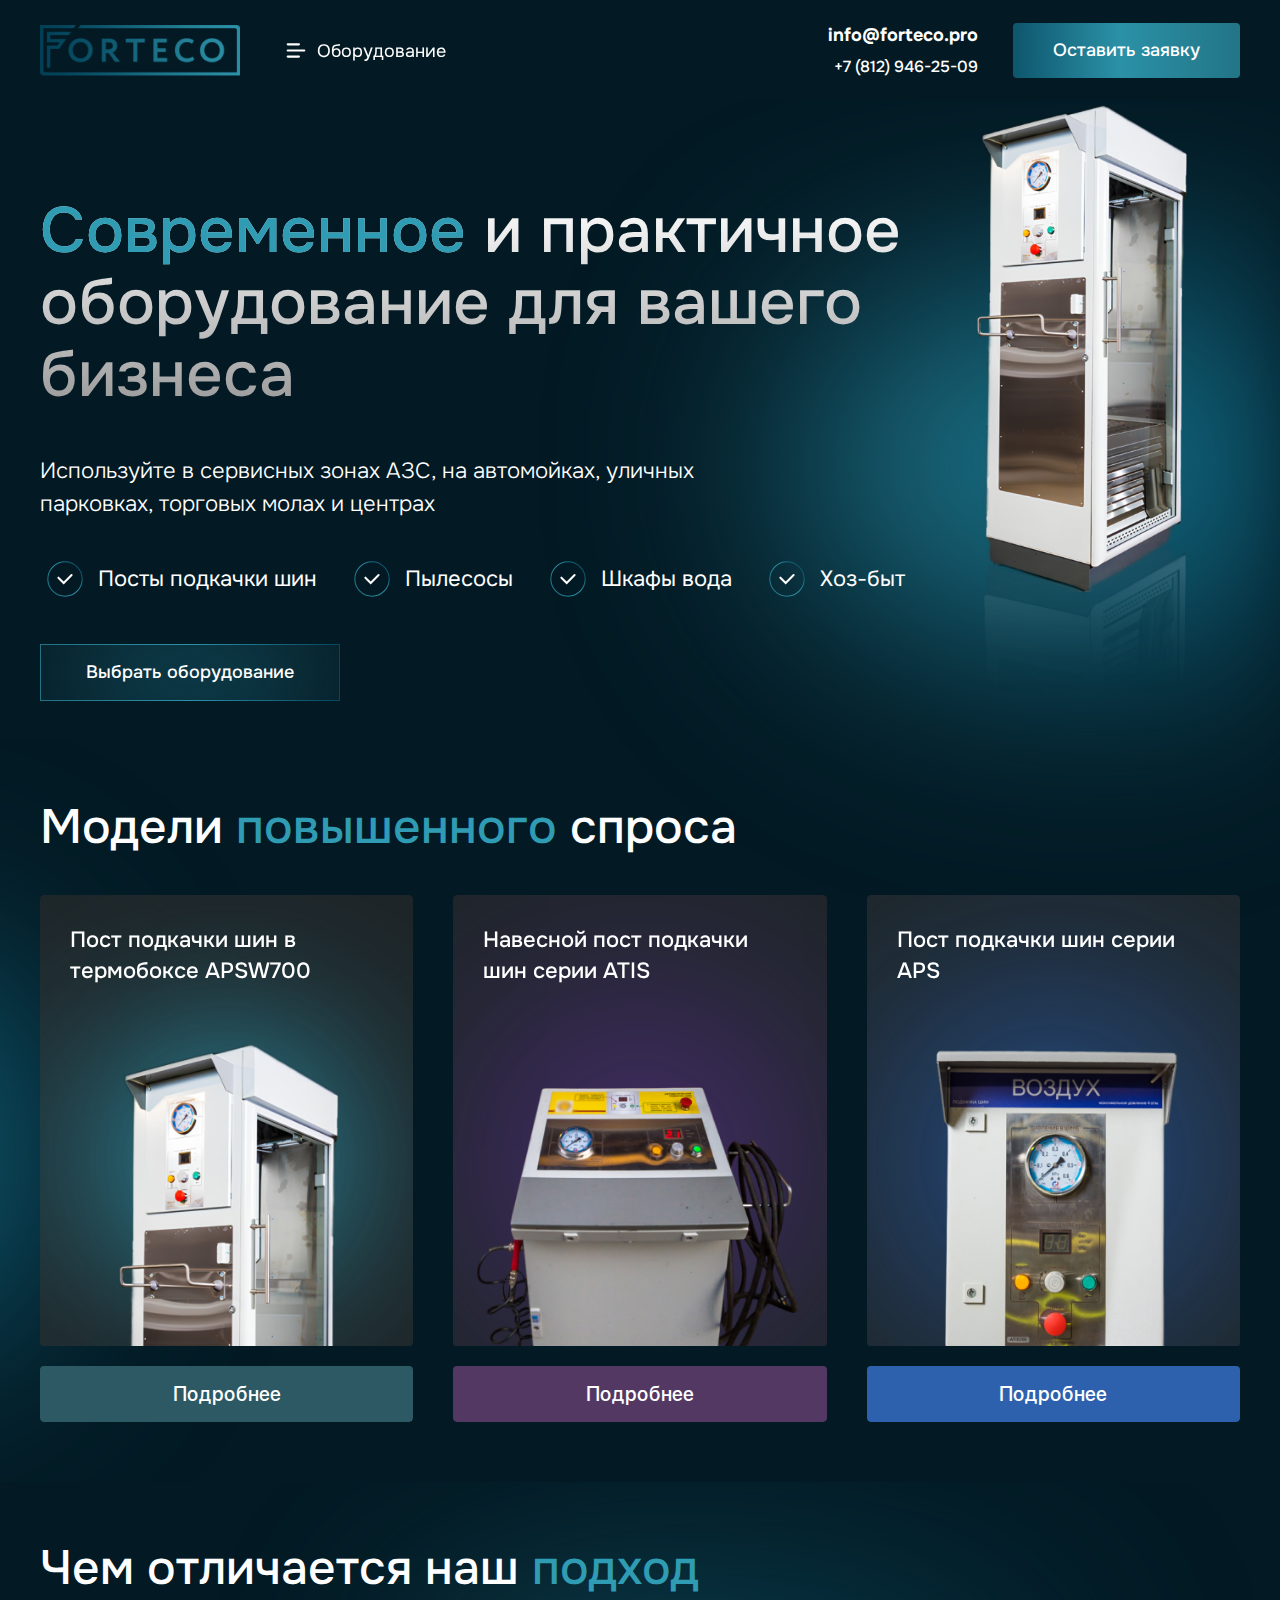
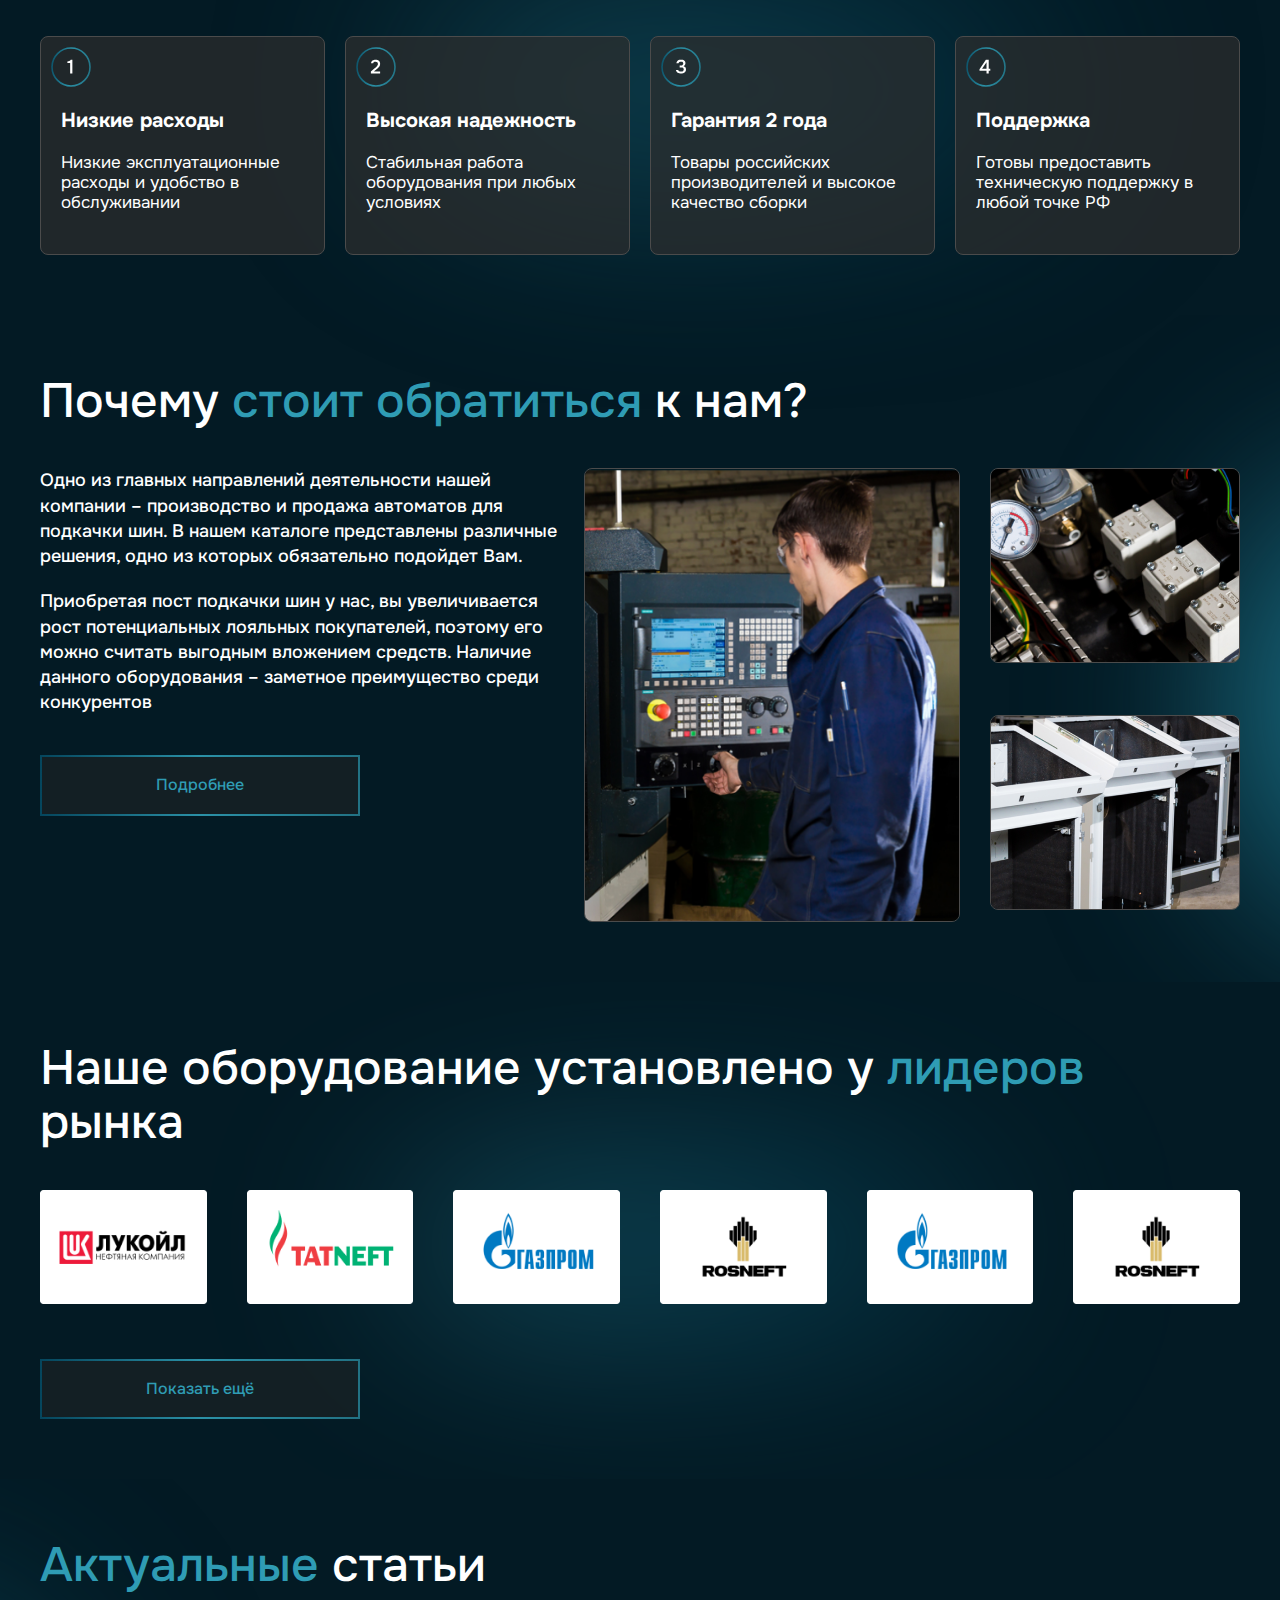
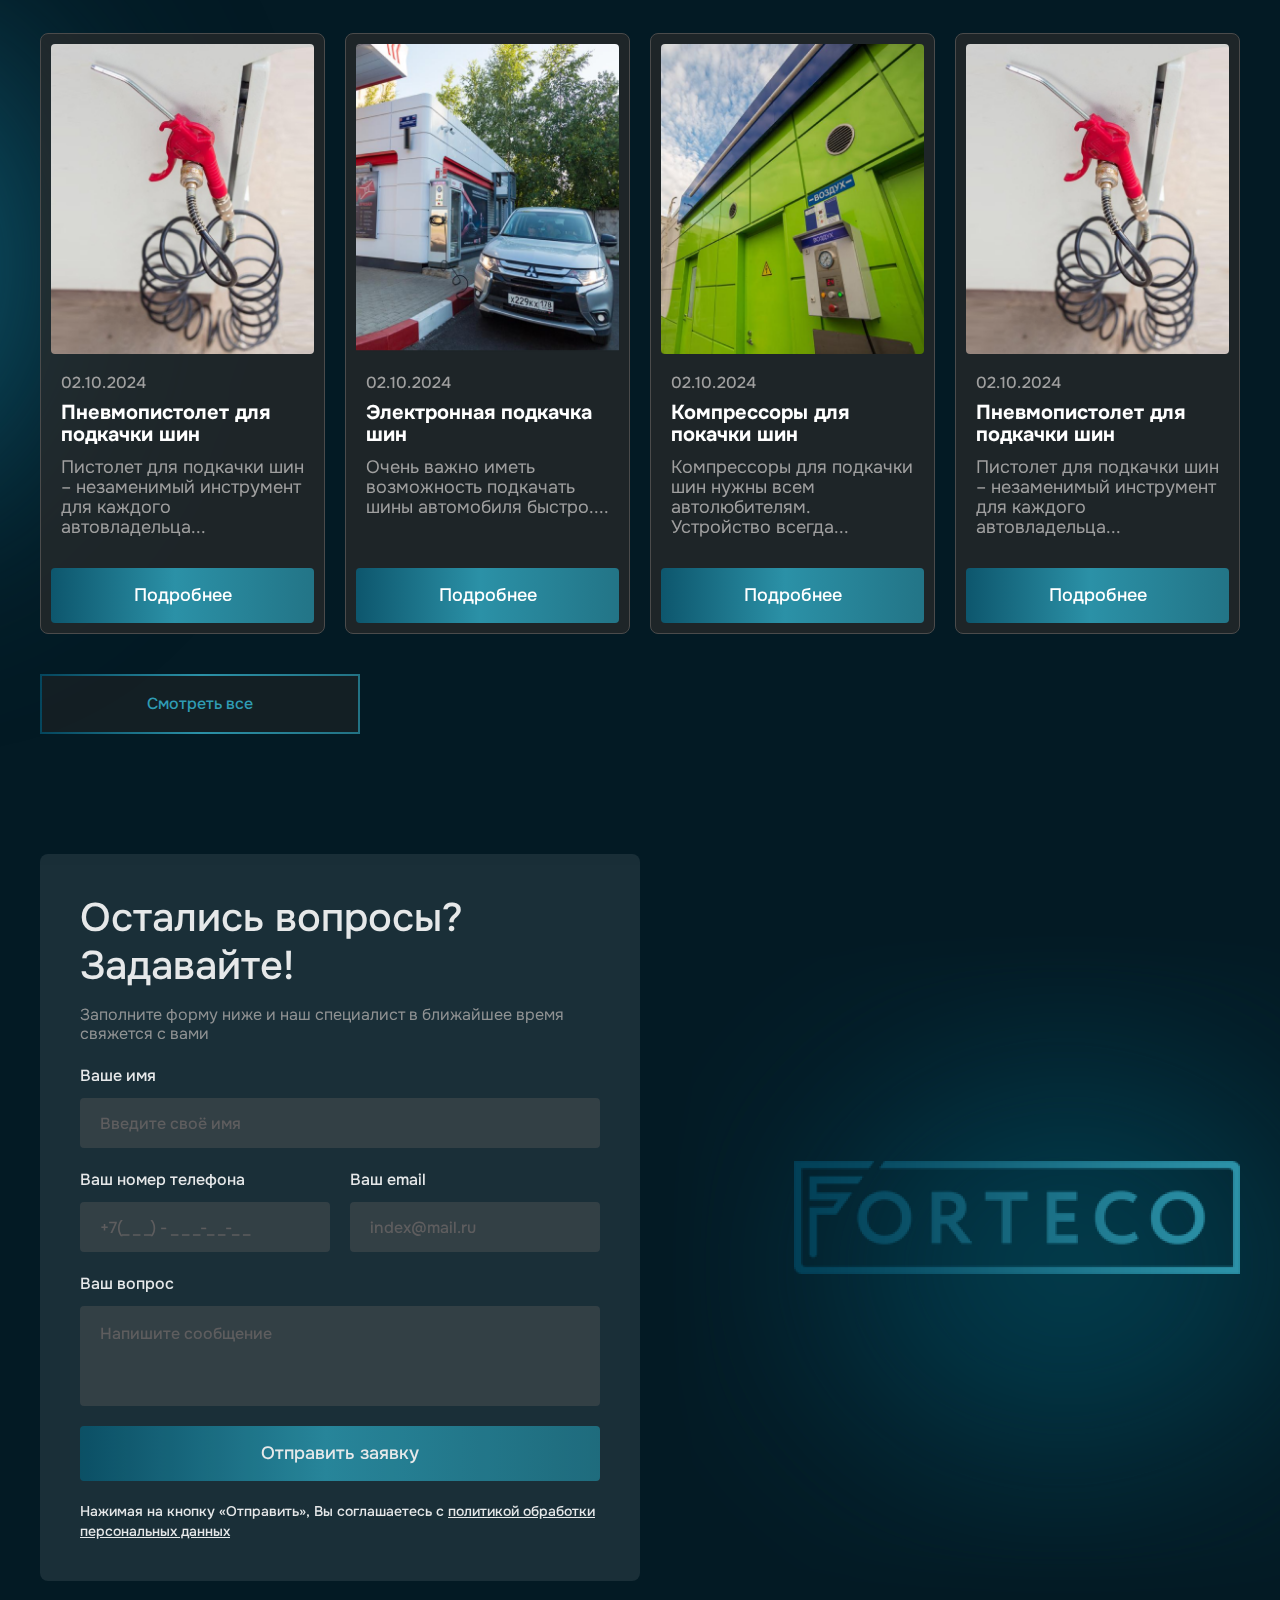
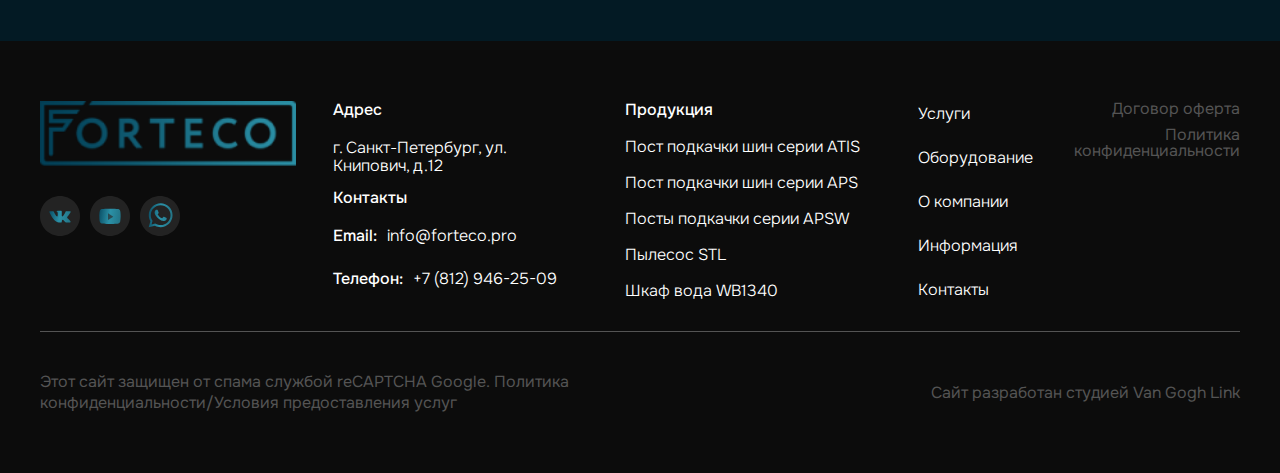
<file: index.html>
<!DOCTYPE html>
<html lang="ru">
  <head>
    <title>forteco</title>
    <meta charset="utf-8">
    <meta name="viewport" content="width=device-width, initial-scale=1.0">
    <meta http-equiv="X-UA-Compatible" content="ie=edge">
    <meta name="description" content="">
    <link rel="stylesheet" href="css/style.min.css">
  </head>
  <body>
    <div class="visually-hidden"><svg xmlns="http://www.w3.org/2000/svg" xmlns:xlink="http://www.w3.org/1999/xlink"><defs>
<filter id="filter0_f_676_5001" x="-64" y="-109" width="1378" height="1126" filterUnits="userSpaceOnUse" color-interpolation-filters="sRGB">
<feFlood flood-opacity="0" result="BackgroundImageFix"/>
<feBlend mode="normal" in="SourceGraphic" in2="BackgroundImageFix" result="shape"/>
<feGaussianBlur stdDeviation="150" result="effect1_foregroundBlur_676_5001"/>
</filter>
<linearGradient id="paint0_linear_676_5001" x1="386.288" y1="272.642" x2="819.271" y2="300.689" gradientUnits="userSpaceOnUse">
<stop stop-color="#298DA3"/>
<stop offset="0.9999" stop-color="#07536D"/>
<stop offset="1" stop-color="#074960"/>
</linearGradient>

<linearGradient id="paint0_linear_448_2711" x1="40.96" y1="78" x2="97.6654" y2="83.2959" gradientUnits="userSpaceOnUse">
<stop offset="0.015" stop-color="#05465D"/>
<stop offset="0.52" stop-color="#2B91A7"/>
<stop offset="1" stop-color="#227284"/>
</linearGradient>

<filter id="filter0_f_1106_1708" x="-273" y="-215" width="876" height="918" filterUnits="userSpaceOnUse" color-interpolation-filters="sRGB">
<feFlood flood-opacity="0" result="BackgroundImageFix"/>
<feBlend mode="normal" in="SourceGraphic" in2="BackgroundImageFix" result="shape"/>
<feGaussianBlur stdDeviation="150" result="effect1_foregroundBlur_1106_1708"/>
</filter>

<filter id="filter0_f_418_569" x="0" y="0" width="1543" height="873" filterUnits="userSpaceOnUse" color-interpolation-filters="sRGB">
<feFlood flood-opacity="0" result="BackgroundImageFix"/>
<feBlend mode="normal" in="SourceGraphic" in2="BackgroundImageFix" result="shape"/>
<feGaussianBlur stdDeviation="150" result="effect1_foregroundBlur_418_569"/>
</filter>
<linearGradient id="paint0_linear_418_569" x1="343.542" y1="372.861" x2="1046.1" y2="605.366" gradientUnits="userSpaceOnUse">
<stop stop-color="#298DA3"/>
<stop offset="0.9999" stop-color="#07536D"/>
<stop offset="1" stop-color="#074960"/>
</linearGradient>

<filter id="filter0_f_418_567" x="-727" y="0" width="1126" height="1378" filterUnits="userSpaceOnUse" color-interpolation-filters="sRGB">
<feFlood flood-opacity="0" result="BackgroundImageFix"/>
<feBlend mode="normal" in="SourceGraphic" in2="BackgroundImageFix" result="shape"/>
<feGaussianBlur stdDeviation="150" result="effect1_foregroundBlur_418_567"/>
</filter>
<linearGradient id="paint0_linear_418_567" x1="-402.712" y1="507.642" x2="30.2711" y2="535.689" gradientUnits="userSpaceOnUse">
<stop stop-color="#298DA3"/>
<stop offset="0.9999" stop-color="#07536D"/>
<stop offset="1" stop-color="#074960"/>
</linearGradient>

<filter id="filter0_f_418_568" x="0" y="0" width="1126" height="1378" filterUnits="userSpaceOnUse" color-interpolation-filters="sRGB">
<feFlood flood-opacity="0" result="BackgroundImageFix"/>
<feBlend mode="normal" in="SourceGraphic" in2="BackgroundImageFix" result="shape"/>
<feGaussianBlur stdDeviation="150" result="effect1_foregroundBlur_418_568"/>
</filter>
<linearGradient id="paint0_linear_418_568" x1="324.288" y1="507.642" x2="757.271" y2="535.689" gradientUnits="userSpaceOnUse">
<stop stop-color="#298DA3"/>
<stop offset="0.9999" stop-color="#07536D"/>
<stop offset="1" stop-color="#074960"/>
</linearGradient>

<filter id="filter0_f_529_1030" x="-289" y="-300" width="849" height="955" filterUnits="userSpaceOnUse" color-interpolation-filters="sRGB">
<feFlood flood-opacity="0" result="BackgroundImageFix"/>
<feBlend mode="normal" in="SourceGraphic" in2="BackgroundImageFix" result="shape"/>
<feGaussianBlur stdDeviation="150" result="effect1_foregroundBlur_529_1030"/>
</filter>

<filter id="filter0_f_573_703" x="-260" y="-253" width="980" height="1041" filterUnits="userSpaceOnUse" color-interpolation-filters="sRGB">
<feFlood flood-opacity="0" result="BackgroundImageFix"/>
<feBlend mode="normal" in="SourceGraphic" in2="BackgroundImageFix" result="shape"/>
<feGaussianBlur stdDeviation="150" result="effect1_foregroundBlur_573_703"/>
</filter>

<linearGradient id="paint0_linear_448_3117" x1="1.7095" y1="23.5353" x2="35.1235" y2="26.6559" gradientUnits="userSpaceOnUse">
<stop offset="0.015" stop-color="#05465D"/>
<stop offset="0.52" stop-color="#2B91A7"/>
<stop offset="1" stop-color="#227284"/>
</linearGradient>

<filter id="filter0_f_2013_859" x="-118" y="-34" width="676" height="676" filterUnits="userSpaceOnUse" color-interpolation-filters="sRGB">
<feFlood flood-opacity="0" result="BackgroundImageFix"/>
<feBlend mode="normal" in="SourceGraphic" in2="BackgroundImageFix" result="shape"/>
<feGaussianBlur stdDeviation="100" result="effect1_foregroundBlur_2013_859"/>
</filter>

<filter id="filter0_f_2013_33" x="-218" y="-134" width="876" height="876" filterUnits="userSpaceOnUse" color-interpolation-filters="sRGB">
<feFlood flood-opacity="0" result="BackgroundImageFix"/>
<feBlend mode="normal" in="SourceGraphic" in2="BackgroundImageFix" result="shape"/>
<feGaussianBlur stdDeviation="150" result="effect1_foregroundBlur_2013_33"/>
</filter>

<filter id="filter0_f_2013_225" x="-218" y="-134" width="876" height="876" filterUnits="userSpaceOnUse" color-interpolation-filters="sRGB">
<feFlood flood-opacity="0" result="BackgroundImageFix"/>
<feBlend mode="normal" in="SourceGraphic" in2="BackgroundImageFix" result="shape"/>
<feGaussianBlur stdDeviation="150" result="effect1_foregroundBlur_2013_225"/>
</filter>

<filter id="filter0_f_676_4228" x="0" y="-136" width="1301" height="1106" filterUnits="userSpaceOnUse" color-interpolation-filters="sRGB">
<feFlood flood-opacity="0" result="BackgroundImageFix"/>
<feBlend mode="normal" in="SourceGraphic" in2="BackgroundImageFix" result="shape"/>
<feGaussianBlur stdDeviation="150" result="effect1_foregroundBlur_676_4228"/>
</filter>
<linearGradient id="paint0_linear_676_4228" x1="197.187" y1="480.25" x2="1018.79" y2="586.553" gradientUnits="userSpaceOnUse">
<stop offset="0.015" stop-color="#05465D"/>
<stop offset="0.52" stop-color="#2B91A7"/>
<stop offset="1" stop-color="#227284"/>
</linearGradient>

<filter id="filter0_f_676_4093" x="0" y="-118" width="1455" height="1106" filterUnits="userSpaceOnUse" color-interpolation-filters="sRGB">
<feFlood flood-opacity="0" result="BackgroundImageFix"/>
<feBlend mode="normal" in="SourceGraphic" in2="BackgroundImageFix" result="shape"/>
<feGaussianBlur stdDeviation="150" result="effect1_foregroundBlur_676_4093"/>
</filter>
<linearGradient id="paint0_linear_676_4093" x1="339.479" y1="317.047" x2="1028.19" y2="428.542" gradientUnits="userSpaceOnUse">
<stop stop-color="#298DA3"/>
<stop offset="0.9999" stop-color="#07536D"/>
<stop offset="1" stop-color="#074960"/>
</linearGradient>

<filter id="filter0_f_676_4127" x="-120" y="-109" width="540" height="276" filterUnits="userSpaceOnUse" color-interpolation-filters="sRGB">
<feFlood flood-opacity="0" result="BackgroundImageFix"/>
<feBlend mode="normal" in="SourceGraphic" in2="BackgroundImageFix" result="shape"/>
<feGaussianBlur stdDeviation="60" result="effect1_foregroundBlur_676_4127"/>
</filter>

<linearGradient id="paint0_linear_483_694" x1="-7.04" y1="30" x2="49.6654" y2="35.2959" gradientUnits="userSpaceOnUse">
<stop offset="0.015" stop-color="#05465D"/>
<stop offset="0.52" stop-color="#2B91A7"/>
<stop offset="1" stop-color="#227284"/>
</linearGradient>

<filter id="filter0_f_787_2770" x="-145" y="-112" width="590" height="282" filterUnits="userSpaceOnUse" color-interpolation-filters="sRGB">
<feFlood flood-opacity="0" result="BackgroundImageFix"/>
<feBlend mode="normal" in="SourceGraphic" in2="BackgroundImageFix" result="shape"/>
<feGaussianBlur stdDeviation="60" result="effect1_foregroundBlur_787_2770"/>
</filter>

<linearGradient id="paint0_linear_676_5478" x1="4.27376" y1="58.8388" x2="87.8088" y2="66.6404" gradientUnits="userSpaceOnUse">
<stop offset="0.015" stop-color="#05465D"/>
<stop offset="0.52" stop-color="#2B91A7"/>
<stop offset="1" stop-color="#227284"/>
</linearGradient>

<filter id="filter0_f_676_5241" x="-329" y="-354" width="1253" height="1403" filterUnits="userSpaceOnUse" color-interpolation-filters="sRGB">
<feFlood flood-opacity="0" result="BackgroundImageFix"/>
<feBlend mode="normal" in="SourceGraphic" in2="BackgroundImageFix" result="shape"/>
<feGaussianBlur stdDeviation="225" result="effect1_foregroundBlur_676_5241"/>
</filter>

<linearGradient id="paint0_linear_2013_124" x1="-7.00835" y1="31.1871" x2="51.4662" y2="36.6483" gradientUnits="userSpaceOnUse">
<stop offset="0.015" stop-color="#05465D"/>
<stop offset="0.52" stop-color="#2B91A7"/>
<stop offset="1" stop-color="#227284"/>
</linearGradient>

<linearGradient id="paint0_linear_787_4977" x1="-7.00838" y1="31.1871" x2="51.4661" y2="36.6483" gradientUnits="userSpaceOnUse">
<stop offset="0.015" stop-color="#05465D"/>
<stop offset="0.52" stop-color="#2B91A7"/>
<stop offset="1" stop-color="#227284"/>
</linearGradient>

<linearGradient id="paint0_linear_787_4970" x1="-7.00837" y1="31.1871" x2="51.4661" y2="36.6483" gradientUnits="userSpaceOnUse">
<stop offset="0.015" stop-color="#05465D"/>
<stop offset="0.52" stop-color="#2B91A7"/>
<stop offset="1" stop-color="#227284"/>
</linearGradient>

<linearGradient id="paint0_linear_787_4963" x1="-7.00838" y1="31.1871" x2="51.4661" y2="36.6483" gradientUnits="userSpaceOnUse">
<stop offset="0.015" stop-color="#05465D"/>
<stop offset="0.52" stop-color="#2B91A7"/>
<stop offset="1" stop-color="#227284"/>
</linearGradient>

<linearGradient id="paint0_linear_676_4102" x1="2.13688" y1="29.4194" x2="43.9044" y2="33.3202" gradientUnits="userSpaceOnUse">
<stop offset="0.015" stop-color="#05465D"/>
<stop offset="0.52" stop-color="#2B91A7"/>
<stop offset="1" stop-color="#227284"/>
</linearGradient>

<linearGradient id="paint0_linear_1073_660" x1="6.20412" y1="22.1334" x2="30.9384" y2="26.2584" gradientUnits="userSpaceOnUse">
<stop offset="0.015" stop-color="#05465D"/>
<stop offset="0.52" stop-color="#2B91A7"/>
<stop offset="1" stop-color="#227284"/>
</linearGradient>

<linearGradient id="hover-gradient" x1="6.20412" y1="22.1334" x2="30.9384" y2="26.2584" gradientUnits="userSpaceOnUse">
<stop offset="0.015" stop-color="#05465D"/>
<stop offset="0.52" stop-color="#2B91A7"/>
<stop offset="1" stop-color="#227284"/>
</linearGradient>

<linearGradient id="paint0_linear_1073_669" x1="5.16384" y1="22.3332" x2="33.3832" y2="24.9561" gradientUnits="userSpaceOnUse">
<stop offset="0.015" stop-color="#05465D"/>
<stop offset="0.52" stop-color="#2B91A7"/>
<stop offset="1" stop-color="#227284"/>
</linearGradient>

<linearGradient id="paint0_linear_1073_664" x1="6.20412" y1="22.2501" x2="31.2043" y2="25.4986" gradientUnits="userSpaceOnUse">
<stop offset="0.015" stop-color="#05465D"/>
<stop offset="0.52" stop-color="#2B91A7"/>
<stop offset="1" stop-color="#227284"/>
</linearGradient>
</defs><symbol id="404" viewBox="0 0 1314 1017"><g fill="none">
<g filter="url(#filter0_f_676_5001)">
<ellipse cx="625" cy="454" rx="263" ry="389" transform="rotate(90 625 454)" fill="url(#paint0_linear_676_5001)"/>
</g>

</g></symbol><symbol id="arow-left" viewBox="0 0 48 48"><g fill="none">
<rect x="47" y="47" width="46" height="46" rx="23" transform="rotate(-180 47 47)" fill="#242323" fill-opacity="1"/>
<rect x="47" y="47" width="46" height="46" rx="23" transform="rotate(-180 47 47)" stroke="url(#paint0_linear_448_2711)" stroke-width="2"/>
<path d="M27 30L21 24L27 18" stroke="white" stroke-width="2" stroke-linecap="round"/>

</g></symbol><symbol id="arrow-b" viewBox="0 0 6 6"><g fill="none">
	<desc>
			Created with Pixso.
	</desc>
	
	<path id="&gt;" d="M-0.09 0.78L4.43 2.55L-0.09 4.34L-0.09 5.66L5.75 3.06L5.75 2.07L-0.09 -0.52L-0.09 0.78Z" fill="gray" fill-opacity="1.000000" fill-rule="evenodd"/>
</g></symbol><symbol id="bg-card" viewBox="0 0 310 571"><g fill="none">
<g filter="url(#filter0_f_1106_1708)">
<ellipse cx="165" cy="244" rx="138" ry="159" fill="#2F9CB4"/>
</g>

</g></symbol><symbol id="bg-centr" viewBox="0 0 1543 873"><g fill="none">
<g opacity="0.5" filter="url(#filter0_f_418_569)">
<ellipse cx="771.5" cy="436.5" rx="471.5" ry="136.5" fill="url(#paint0_linear_418_569)"/>
</g>

</g></symbol><symbol id="bg-left" viewBox="0 0 399 1378"><g fill="none">
<g filter="url(#filter0_f_418_567)">
<ellipse cx="-164" cy="689" rx="263" ry="389" fill="url(#paint0_linear_418_567)"/>
</g>

</g></symbol><symbol id="bg-right" viewBox="0 0 398 1378"><g fill="none">
<g filter="url(#filter0_f_418_568)">
<ellipse cx="563" cy="689" rx="263" ry="389" fill="url(#paint0_linear_418_568)"/>
</g>

</g></symbol><symbol id="bg-sublist" viewBox="0 0 308 355"><g fill="none">
<g filter="url(#filter0_f_529_1030)">
<ellipse cx="135.5" cy="177.5" rx="124.5" ry="177.5" fill="#2F9CB4"/>
</g>

</g></symbol><symbol id="card-bg" viewBox="0 0 440 221"><g fill="none">
<g filter="url(#filter0_f_573_703)">
<ellipse cx="230" cy="267.5" rx="190" ry="220.5" fill="#2F9CB4"/>
</g>

</g></symbol><symbol id="check" viewBox="0 0 40 40"><g fill="none">
<circle cx="20" cy="19.9998" r="13.1421" transform="rotate(135 20 19.9998)" stroke="url(#paint0_linear_448_3117)" stroke-width="2"/>
<path d="M14.7168 18.9432L18.9429 23.1692L25.2819 16.8302" stroke="white" stroke-width="2" stroke-linecap="round"/>

</g></symbol><symbol id="close-icon" viewBox="0 0 12 12"><g fill="none">
<path d="M0.666016 0.667236L5.99935 6.00057L0.666016 11.3339" stroke="white" stroke-width="1.33338" stroke-linecap="round"/>
<path d="M11.333 0.667236L5.99967 6.00057L11.333 11.3339" stroke="white" stroke-width="1.33338" stroke-linecap="round"/>
</g></symbol><symbol id="elipse-bg1" viewBox="0 0 440 520"><g fill="none">
<g filter="url(#filter0_f_2013_859)">
<circle cx="220" cy="304" r="138" fill="#2F9CB4"/>
</g>

</g></symbol><symbol id="elipse-bg2" viewBox="0 0 440 520"><g fill="none">
<g opacity="0.7" filter="url(#filter0_f_2013_33)">
<circle cx="220" cy="304" r="138" fill="#993CF6"/>
</g>

</g></symbol><symbol id="elipse-bg3" viewBox="0 0 440 520"><g fill="none">
<g filter="url(#filter0_f_2013_225)">
<circle cx="220" cy="304" r="138" fill="#2E7EF7"/>
</g>

</g></symbol><symbol id="elipse-form" viewBox="0 0 1260 831"><g fill="none">
<g opacity="0.3" filter="url(#filter0_f_676_4228)">
<path d="M1001 417C1001 556.728 844.076 670 650.5 670C456.924 670 300 556.728 300 417C300 277.272 456.924 164 650.5 164C844.076 164 1001 277.272 1001 417Z" fill="url(#paint0_linear_676_4228)"/>
</g>

</g></symbol><symbol id="ellipse-intro" viewBox="0 0 971 988"><g fill="none">
<g filter="url(#filter0_f_676_4093)">
<ellipse cx="727.5" cy="435" rx="427.5" ry="253" fill="url(#paint0_linear_676_4093)"/>
</g>

</g></symbol><symbol id="ellipse" viewBox="0 0 300 56"><g fill="none">
<g filter="url(#filter0_f_676_4127)">
<ellipse cx="150" cy="18" rx="150" ry="18" transform="matrix(1 0 0 -1 0 47)" fill="#2F9CB4"/>
</g>

</g></symbol><symbol id="exit" viewBox="0 0 48 48"><g fill="none">
<rect x="0.5" y="0.5" width="47" height="47" rx="23.5" fill="#2E2E2E" fill-opacity="0.7"/>
<rect x="0.5" y="0.5" width="47" height="47" rx="23.5" stroke="url(#paint0_linear_483_694)"/>
<path d="M16 16L24 24L16 32" stroke="white" stroke-width="2" stroke-linecap="round"/>
<path d="M32 16L24 24L32 32" stroke="white" stroke-width="2" stroke-linecap="round"/>

</g></symbol><symbol id="hover" viewBox="0 0 300 56"><g fill="none">
<g filter="url(#filter0_f_787_2770)">
<ellipse cx="175" cy="21" rx="175" ry="21" transform="matrix(1 0 0 -1 -25 50)" fill="#2F9CB4"/>
</g>

</g></symbol><symbol id="letter" viewBox="0 0 24 31"><g fill="none">
<path d="M15.599 0H0V30.75H24V8.42387L15.599 0ZM15.3333 8.69022V1.6033L22.401 8.69022H15.3333Z" fill="#2F9CB4"/>
</g></symbol><symbol id="menu-button" viewBox="0 0 32 32"><g fill="none">
<rect x="6.66699" y="20.5334" width="13.3333" height="2.13333" rx="1.06667" fill="white"/>
<rect x="6.66699" y="14.3999" width="18.6667" height="2.13333" rx="1.06667" fill="white"/>
<rect x="6.66699" y="8.2666" width="13.3333" height="2.13333" rx="1.06667" fill="white"/>
</g></symbol><symbol id="modal-thanks" viewBox="0 0 100 100"><g fill="none">
<circle cx="50" cy="50" r="34.8553" transform="rotate(135 50 50)" stroke="url(#paint0_linear_676_5478)"/>
<path d="M36.793 47.3582L47.3582 57.9233L63.2058 42.0757" stroke="white" stroke-width="2" stroke-linecap="round"/>

</g></symbol><symbol id="modal" viewBox="0 0 600 676"><g fill="none">
<g filter="url(#filter0_f_676_5241)">
<ellipse cx="297.5" cy="347.5" rx="176.5" ry="251.5" fill="#2F9CB4"/>
</g>

</g></symbol><symbol id="num1" viewBox="0 0 50 50"><g fill="none">
<circle cx="25" cy="25" r="23.7487" stroke="url(#paint0_linear_2013_124)" stroke-width="2"/>
<path d="M26.7201 33H23.9361V19.944H20.4801V18.048C21.4241 18.016 22.2561 17.864 22.9761 17.592C23.6961 17.304 24.2641 16.784 24.6801 16.032H26.7201V33Z" fill="white"/>

</g></symbol><symbol id="num2" viewBox="0 0 50 50"><g fill="none">
<circle cx="25" cy="25" r="23.7487" stroke="url(#paint0_linear_787_4977)" stroke-width="2"/>
<path d="M23.28 26.664C23.664 26.328 24.088 25.96 24.552 25.56C25.032 25.16 25.48 24.744 25.896 24.312C26.328 23.864 26.68 23.384 26.952 22.872C27.24 22.36 27.384 21.808 27.384 21.216C27.384 20.352 27.128 19.656 26.616 19.128C26.104 18.6 25.368 18.336 24.408 18.336C23.64 18.336 22.992 18.512 22.464 18.864C21.936 19.216 21.608 19.688 21.48 20.28H18.744C18.808 19.544 19.008 18.888 19.344 18.312C19.696 17.736 20.136 17.264 20.664 16.896C21.192 16.528 21.768 16.264 22.392 16.104C23.032 15.928 23.76 15.84 24.576 15.84C25.344 15.84 26.064 15.944 26.736 16.152C27.408 16.36 27.992 16.672 28.488 17.088C29 17.504 29.4 18.032 29.688 18.672C29.992 19.296 30.144 20.032 30.144 20.88C30.144 21.552 30.056 22.168 29.88 22.728C29.704 23.288 29.464 23.808 29.16 24.288C28.856 24.768 28.504 25.216 28.104 25.632C27.72 26.048 27.312 26.44 26.88 26.808C26.304 27.304 25.792 27.736 25.344 28.104C24.912 28.456 24.52 28.776 24.168 29.064C23.816 29.352 23.496 29.616 23.208 29.856C22.92 30.08 22.648 30.304 22.392 30.528H30.144V33H18.6V30.72L23.28 26.664Z" fill="white"/>

</g></symbol><symbol id="num3" viewBox="0 0 50 50"><g fill="none">
<circle cx="25" cy="25" r="23.7487" stroke="url(#paint0_linear_787_4970)" stroke-width="2"/>
<path d="M25.056 33.168C24.272 33.168 23.52 33.088 22.8 32.928C22.08 32.752 21.432 32.488 20.856 32.136C20.296 31.768 19.816 31.296 19.416 30.72C19.032 30.144 18.784 29.448 18.672 28.632H21.48C21.608 29.048 21.8 29.384 22.056 29.64C22.312 29.896 22.6 30.104 22.92 30.264C23.256 30.424 23.608 30.536 23.976 30.6C24.344 30.648 24.704 30.672 25.056 30.672C25.424 30.672 25.808 30.64 26.208 30.576C26.608 30.496 26.968 30.36 27.288 30.168C27.624 29.976 27.896 29.712 28.104 29.376C28.328 29.024 28.44 28.568 28.44 28.008C28.44 27.496 28.336 27.08 28.128 26.76C27.936 26.44 27.672 26.192 27.336 26.016C27.016 25.84 26.648 25.72 26.232 25.656C25.832 25.592 25.424 25.56 25.008 25.56H23.328V23.208H24.312C24.696 23.208 25.096 23.168 25.512 23.088C25.928 23.008 26.304 22.872 26.64 22.68C26.992 22.488 27.272 22.232 27.48 21.912C27.704 21.592 27.816 21.192 27.816 20.712C27.816 20.248 27.736 19.864 27.576 19.56C27.416 19.24 27.2 18.992 26.928 18.816C26.656 18.624 26.344 18.496 25.992 18.432C25.656 18.352 25.296 18.312 24.912 18.312C24.256 18.312 23.64 18.464 23.064 18.768C22.488 19.056 22.112 19.568 21.936 20.304H19.2C19.296 19.52 19.512 18.848 19.848 18.288C20.184 17.712 20.616 17.248 21.144 16.896C21.672 16.528 22.264 16.256 22.92 16.08C23.592 15.904 24.296 15.816 25.032 15.816C25.752 15.816 26.44 15.896 27.096 16.056C27.768 16.216 28.36 16.472 28.872 16.824C29.384 17.176 29.792 17.64 30.096 18.216C30.4 18.776 30.552 19.464 30.552 20.28C30.552 20.952 30.384 21.616 30.048 22.272C29.728 22.928 29.128 23.48 28.248 23.928C29.256 24.2 30.008 24.696 30.504 25.416C31 26.12 31.248 26.976 31.248 27.984C31.248 28.912 31.072 29.704 30.72 30.36C30.384 31 29.936 31.536 29.376 31.968C28.832 32.384 28.184 32.688 27.432 32.88C26.68 33.072 25.888 33.168 25.056 33.168Z" fill="white"/>

</g></symbol><symbol id="num4" viewBox="0 0 50 50"><g fill="none">
<circle cx="25" cy="25" r="23.7487" stroke="url(#paint0_linear_787_4963)" stroke-width="2"/>
<path d="M28.408 16.032V27.288H30.352V29.736H28.408V33H25.648V29.736H16.888V27.744L24.832 16.032H28.408ZM20.104 27.288H25.648V18.984L20.104 27.288Z" fill="white"/>

</g></symbol><symbol id="ok" viewBox="0 0 50 50"><g fill="none">
<circle cx="25" cy="25" r="17.1777" transform="rotate(135 25 25)" stroke="url(#paint0_linear_676_4102)"/>
<path d="M18.3975 23.6791L23.6801 28.9616L31.6039 21.0378" stroke="white" stroke-width="2" stroke-linecap="round"/>

</g></symbol><symbol id="switch" viewBox="0 0 11 8"><g fill="none">
<path d="M1 2.77046L4.29513 6.06554L9.23775 1.12292" stroke="white" stroke-width="1.55942" stroke-linecap="round"/>
</g></symbol><symbol id="VK" viewBox="0 0 40 40"><g fill="none">
<path d="M0 20C0 8.9543 8.9543 0 20 0C31.0457 0 40 8.9543 40 20C40 31.0457 31.0457 40 20 40C8.9543 40 0 31.0457 0 20Z" fill="#2E2E2E" fill-opacity="0.7"/>
<path d="M21.0459 26.5635C21.0459 26.5635 21.4309 26.5215 21.6281 26.3136C21.8086 26.1231 21.8024 25.7636 21.8024 25.7636C21.8024 25.7636 21.7784 24.0849 22.5724 23.837C23.355 23.5933 24.3598 25.4604 25.4261 26.1784C26.2317 26.7212 26.8431 26.6024 26.8431 26.6024L29.6927 26.5635C29.6927 26.5635 31.1827 26.4734 30.4763 25.3232C30.4178 25.2289 30.0641 24.472 28.3581 22.9173C26.5708 21.2898 26.8108 21.553 28.9623 18.7375C30.2728 17.0229 30.7966 15.9762 30.6328 15.5286C30.4773 15.1005 29.5132 15.2142 29.5132 15.2142L26.3057 15.2337C26.3057 15.2337 26.0678 15.2019 25.8915 15.3053C25.7193 15.4067 25.6077 15.6433 25.6077 15.6433C25.6077 15.6433 25.1006 16.9697 24.4234 18.0984C22.995 20.4786 22.4242 20.6046 22.1905 20.4571C21.6469 20.112 21.7825 19.0724 21.7825 18.3339C21.7825 16.0264 22.1394 15.0647 21.0887 14.8158C20.7402 14.7328 20.4835 14.6785 19.5914 14.6693C18.4467 14.658 17.4785 14.6734 16.9296 14.9366C16.5644 15.1118 16.2827 15.503 16.4549 15.5256C16.6667 15.5532 17.1467 15.6526 17.4012 15.9926C17.7299 16.432 17.7184 17.4173 17.7184 17.4173C17.7184 17.4173 17.9073 20.1335 17.2771 20.4704C16.8451 20.7019 16.2524 20.2298 14.9784 18.0697C14.3263 16.9635 13.8338 15.7406 13.8338 15.7406C13.8338 15.7406 13.7389 15.5122 13.5688 15.3893C13.3632 15.2408 13.0763 15.1947 13.0763 15.1947L10.0285 15.2142C10.0285 15.2142 9.57042 15.2265 9.40243 15.4221C9.25323 15.5952 9.39096 15.9547 9.39096 15.9547C9.39096 15.9547 11.7772 21.4353 14.4797 24.1976C16.9578 26.7294 19.7708 26.5635 19.7708 26.5635H21.0459Z" fill="url(#paint0_linear_1073_660)"/>


</g></symbol><symbol id="WhatsApp" viewBox="0 0 40 40"><g fill="none">
<path d="M20 40C31.0457 40 40 31.0457 40 20C40 8.9543 31.0457 0 20 0C8.9543 0 0 8.9543 0 20C0 31.0457 8.9543 40 20 40Z" fill="#2E2E2E" fill-opacity="0.7"/>
<path fill-rule="evenodd" clip-rule="evenodd" d="M20.6596 31.127H20.6546C18.6642 31.1263 16.7085 30.6269 14.9714 29.6795L8.66699 31.3333L10.3542 25.1706C9.31344 23.367 8.76581 21.3212 8.7667 19.2251C8.76931 12.668 14.1043 7.33325 20.6594 7.33325C23.8409 7.33463 26.8268 8.57314 29.0722 10.8211C31.3175 13.0689 32.5534 16.0569 32.5521 19.2345C32.5495 25.7901 27.2166 31.1243 20.6596 31.127ZM15.2635 27.5265L15.6245 27.7407C17.1421 28.6413 18.8818 29.1178 20.6556 29.1185H20.6596C26.1077 29.1185 30.5419 24.6842 30.5441 19.2338C30.5451 16.5926 29.518 14.1092 27.6517 12.2407C25.7855 10.3723 23.3036 9.34286 20.6634 9.34195C15.2111 9.34195 10.7768 13.7758 10.7746 19.2258C10.7739 21.0936 11.2965 22.9125 12.2859 24.4863L12.521 24.8603L11.5224 28.5079L15.2635 27.5265ZM26.244 21.795C26.4513 21.8951 26.5912 21.9628 26.651 22.0625C26.7252 22.1864 26.7252 22.7814 26.4777 23.4756C26.23 24.1697 25.0429 24.8032 24.4719 24.8885C23.96 24.9651 23.3121 24.997 22.6003 24.7708C22.1687 24.6338 21.6152 24.451 20.9063 24.1448C18.1205 22.9419 16.2378 20.2419 15.882 19.7316C15.8571 19.6959 15.8397 19.6709 15.83 19.6579L15.8276 19.6547C15.6703 19.4448 14.6166 18.0389 14.6166 16.5839C14.6166 15.2151 15.289 14.4977 15.5984 14.1674C15.6196 14.1448 15.6391 14.124 15.6566 14.1049C15.929 13.8074 16.2509 13.733 16.449 13.733C16.6471 13.733 16.8454 13.7349 17.0186 13.7436C17.0399 13.7446 17.0621 13.7445 17.0851 13.7444C17.2583 13.7434 17.4742 13.7421 17.6871 14.2537C17.7691 14.4506 17.889 14.7424 18.0154 15.0503C18.2711 15.6728 18.5536 16.3606 18.6033 16.4601C18.6776 16.6088 18.7271 16.7823 18.6281 16.9807C18.6132 17.0105 18.5995 17.0385 18.5863 17.0654C18.5119 17.2172 18.4572 17.329 18.331 17.4764C18.2813 17.5344 18.23 17.5969 18.1787 17.6594C18.0764 17.7839 17.9742 17.9083 17.8852 17.997C17.7364 18.1452 17.5816 18.306 17.7549 18.6035C17.9283 18.901 18.5246 19.874 19.408 20.662C20.3576 21.509 21.183 21.867 21.6013 22.0485C21.683 22.0839 21.7492 22.1126 21.7977 22.1369C22.0948 22.2857 22.2681 22.2608 22.4415 22.0625C22.6148 21.8642 23.1843 21.1948 23.3824 20.8974C23.5804 20.6 23.7786 20.6495 24.0509 20.7486C24.3234 20.8479 25.7843 21.5667 26.0815 21.7154C26.1395 21.7445 26.1937 21.7707 26.244 21.795Z" fill="url(#paint0_linear_1073_669)"/>

</g></symbol><symbol id="Youtube" viewBox="0 0 40 40"><g fill="none">
<path d="M0 20C0 8.9543 8.9543 0 20 0C31.0457 0 40 8.9543 40 20C40 31.0457 31.0457 40 20 40C8.9543 40 0 31.0457 0 20Z" fill="#2E2E2E" fill-opacity="0.7"/>
<path d="M30.2205 15.0611C29.9752 14.1186 29.2523 13.3764 28.3343 13.1245C26.6708 12.6667 19.9997 12.6667 19.9997 12.6667C19.9997 12.6667 13.3285 12.6667 11.6649 13.1245C10.7469 13.3764 10.024 14.1186 9.7787 15.0611C9.33301 16.7693 9.33301 20.3334 9.33301 20.3334C9.33301 20.3334 9.33301 23.8974 9.7787 25.6057C10.024 26.5482 10.7469 27.2904 11.6649 27.5424C13.3285 28.0001 19.9997 28.0001 19.9997 28.0001C19.9997 28.0001 26.6708 28.0001 28.3343 27.5424C29.2523 27.2904 29.9752 26.5482 30.2205 25.6057C30.6663 23.8974 30.6663 20.3334 30.6663 20.3334C30.6663 20.3334 30.6663 16.7693 30.2205 15.0611Z" fill="url(#paint0_linear_1073_664)"/>
<path d="M18 23.9999V17.3333L23.3333 20.6667L18 23.9999Z" fill="#2E2E2E" fill-opacity="0.7"/>

</g></symbol></svg>
    </div>
    <div class="wrapper">
      <header class="header" data-header data-media="(max-width: 1023px)">
        <div class="container">
          <div class="header__wrapper"><a class="header__logo" href="/" aria-label="Переход на главную"><img class="header__logo-img" src="img/content/logo.png" alt="Лого"></a>
            <nav class="main-nav"><ul class="main-nav__list" data-header-accordion>
<li class="main-nav__item menu-item-has-children"><a class="main-nav__link" href="">
                Оборудование<svg width="32" height="32" viewBox="0 0 32 32" fill="none" xmlns="http://www.w3.org/2000/svg">
<rect x="6.66699" y="20.5334" width="13.3333" height="2.13333" rx="1.06667" fill="white"/>
<rect x="6.66699" y="14.3999" width="18.6667" height="2.13333" rx="1.06667" fill="white"/>
<rect x="6.66699" y="8.2666" width="13.3333" height="2.13333" rx="1.06667" fill="white"/>
</svg></a><ul class="main-nav__sublist">
<li class="main-nav__subitem">
<a class="main-nav__sublink" href="#">Посты подкачки шин</a>
</li>
<li class="main-nav__subitem">
<a class="main-nav__sublink" href="#">Шкафы</a>
</li>
<li class="main-nav__subitem">
<a class="main-nav__sublink" href="#">Пылесосы</a>
</li>
<li class="main-nav__subitem">
<a class="main-nav__sublink" href="#">Хоз-быт</a>
</li>
<li class="main-nav__subitem">
<a class="main-nav__sublink" href="#">Обслуживание автомобильных ковров</a>
</li>
<li class="main-nav__subitem">
<a class="main-nav__sublink" href="#">Все категории</a>
</li>
</ul>
</li>
</ul>
              <div class="header__right">
                <div class="main-nav__contacts"><a class="main-nav__email" href="mailto:info@forteco.pro">info@forteco.pro</a><a class="main-nav__phone" href="tel:+78129462509">+7 (812) 946-25-09</a></div>
                <button class="header__btn">Оставить заявку</button>
              </div>
            </nav>
          </div>
        </div>
      </header>
      <main>
        <section class="intro">
          <div class="intro__content">
            <div class="intro__inner">
              <div class="intro__info"> 
                <h1 class="intro__title"><span>Современное</span> и практичное оборудование для вашего бизнеса</h1>
                <p class="intro__text">Используйте в сервисных зонах АЗС, на автомойках, уличных парковках, торговых молах и центрах</p>
                <ul class="intro__list"> 
                  <li class="intro__item">
                     <svg width="50" height="50" viewBox="0 0 50 50" fill="none" xmlns="http://www.w3.org/2000/svg">
<circle cx="25" cy="25" r="17.1777" transform="rotate(135 25 25)" stroke="url(#paint0_linear_676_4102)"/>
<path d="M18.3975 23.6791L23.6801 28.9616L31.6039 21.0378" stroke="white" stroke-width="2" stroke-linecap="round"/>
<defs>
<linearGradient id="paint0_linear_676_4102" x1="2.13688" y1="29.4194" x2="43.9044" y2="33.3202" gradientUnits="userSpaceOnUse">
<stop offset="0.015" stop-color="#05465D"/>
<stop offset="0.52" stop-color="#2B91A7"/>
<stop offset="1" stop-color="#227284"/>
</linearGradient>
</defs>
</svg>
                    <p class="intro__text-item">Посты подкачки шин</p>
                  </li>
                  <li class="intro__item">
                     <svg width="50" height="50" viewBox="0 0 50 50" fill="none" xmlns="http://www.w3.org/2000/svg">
<circle cx="25" cy="25" r="17.1777" transform="rotate(135 25 25)" stroke="url(#paint0_linear_676_4102)"/>
<path d="M18.3975 23.6791L23.6801 28.9616L31.6039 21.0378" stroke="white" stroke-width="2" stroke-linecap="round"/>
<defs>
<linearGradient id="paint0_linear_676_4102" x1="2.13688" y1="29.4194" x2="43.9044" y2="33.3202" gradientUnits="userSpaceOnUse">
<stop offset="0.015" stop-color="#05465D"/>
<stop offset="0.52" stop-color="#2B91A7"/>
<stop offset="1" stop-color="#227284"/>
</linearGradient>
</defs>
</svg>
                    <p class="intro__text-item">Пылесосы</p>
                  </li>
                  <li class="intro__item">
                     <svg width="50" height="50" viewBox="0 0 50 50" fill="none" xmlns="http://www.w3.org/2000/svg">
<circle cx="25" cy="25" r="17.1777" transform="rotate(135 25 25)" stroke="url(#paint0_linear_676_4102)"/>
<path d="M18.3975 23.6791L23.6801 28.9616L31.6039 21.0378" stroke="white" stroke-width="2" stroke-linecap="round"/>
<defs>
<linearGradient id="paint0_linear_676_4102" x1="2.13688" y1="29.4194" x2="43.9044" y2="33.3202" gradientUnits="userSpaceOnUse">
<stop offset="0.015" stop-color="#05465D"/>
<stop offset="0.52" stop-color="#2B91A7"/>
<stop offset="1" stop-color="#227284"/>
</linearGradient>
</defs>
</svg>
                    <p class="intro__text-item">Шкафы вода</p>
                  </li>
                  <li class="intro__item">
                     <svg width="50" height="50" viewBox="0 0 50 50" fill="none" xmlns="http://www.w3.org/2000/svg">
<circle cx="25" cy="25" r="17.1777" transform="rotate(135 25 25)" stroke="url(#paint0_linear_676_4102)"/>
<path d="M18.3975 23.6791L23.6801 28.9616L31.6039 21.0378" stroke="white" stroke-width="2" stroke-linecap="round"/>
<defs>
<linearGradient id="paint0_linear_676_4102" x1="2.13688" y1="29.4194" x2="43.9044" y2="33.3202" gradientUnits="userSpaceOnUse">
<stop offset="0.015" stop-color="#05465D"/>
<stop offset="0.52" stop-color="#2B91A7"/>
<stop offset="1" stop-color="#227284"/>
</linearGradient>
</defs>
</svg>
                    <p class="intro__text-item">Хоз-быт</p>
                  </li>
                </ul><a class="intro__link" href="#">Выбрать оборудование</a>
              </div>
              <div class="intro__image"> <img class="intro__img" src="img/content/auto.png">
                <div class="intro__image-bg"> <img class="intro__img-bg" src="img/sprite/ellipse-intro.svg"></div>
              </div>
            </div>
          </div>
        </section>
        <section class="progress">
          <div class="progress__image-bg"> <img class="progress__img-content" src="img/sprite/bg-left.svg"></div>
          <div class="progress__content">
            <div class="progress__inner"> 
              <h2 class="progress__title">Модели <span>повышенного</span> спроса</h2>
              <div class="progress__slider swiper-container">
                <ul class="progress__list swiper-wrapper"> 
                  <li class="progress__item swiper-slide"><a class="progress__link" href="#"> 
                      <div class="progress__info">
                        <p class="progress__name">Пост подкачки шин в термобоксе APSW700</p><img class="progress__img" src="img/content/model1.png">
                      </div></a><a class="progress__btn" href="#">Подробнее </a></li>
                  <li class="progress__item swiper-slide"><a class="progress__link" href="#"> 
                      <div class="progress__info">
                        <p class="progress__name">Навесной пост подкачки шин серии АТIS</p><img class="progress__img" src="img/content/model2.png">
                      </div></a><a class="progress__btn" href="#">Подробнее  </a></li>
                  <li class="progress__item swiper-slide"><a class="progress__link" href="#"> 
                      <div class="progress__info">
                        <p class="progress__name">Пост подкачки шин серии АPS</p><img class="progress__img" src="img/content/model3.png">
                      </div></a><a class="progress__btn" href="#">Подробнее </a></li>
                </ul>
              </div>
              <div class="swiper-button-next"></div>
              <div class="swiper-button-prev"></div>
            </div>
          </div>
        </section>
        <section class="service">
          <div class="service__bg-center"> <img src="img/sprite/bg-centr.svg"></div>
          <div class="service__content"> 
            <div class="service__inner"> 
              <h2 class="service__title">Чем отличается наш <span>подход</span></h2>
              <ul class="service__list"> 
                <li class="service__item"><svg width="50" height="50" viewBox="0 0 50 50" fill="none" xmlns="http://www.w3.org/2000/svg">
<circle cx="25" cy="25" r="23.7487" stroke="url(#paint0_linear_2013_124)" stroke-width="2"/>
<path d="M26.7201 33H23.9361V19.944H20.4801V18.048C21.4241 18.016 22.2561 17.864 22.9761 17.592C23.6961 17.304 24.2641 16.784 24.6801 16.032H26.7201V33Z" fill="white"/>
<defs>
<linearGradient id="paint0_linear_2013_124" x1="-7.00835" y1="31.1871" x2="51.4662" y2="36.6483" gradientUnits="userSpaceOnUse">
<stop offset="0.015" stop-color="#05465D"/>
<stop offset="0.52" stop-color="#2B91A7"/>
<stop offset="1" stop-color="#227284"/>
</linearGradient>
</defs>
</svg>
                  <div class="service__info">
                    <h3 class="service__slide-title">Низкие расходы</h3>
                    <p class="service__slide-text">Hизкие эксплуатационные расходы и удобство в обслуживании</p>
                  </div>
                </li>
                <li class="service__item"><svg width="50" height="50" viewBox="0 0 50 50" fill="none" xmlns="http://www.w3.org/2000/svg">
<circle cx="25" cy="25" r="23.7487" stroke="url(#paint0_linear_787_4977)" stroke-width="2"/>
<path d="M23.28 26.664C23.664 26.328 24.088 25.96 24.552 25.56C25.032 25.16 25.48 24.744 25.896 24.312C26.328 23.864 26.68 23.384 26.952 22.872C27.24 22.36 27.384 21.808 27.384 21.216C27.384 20.352 27.128 19.656 26.616 19.128C26.104 18.6 25.368 18.336 24.408 18.336C23.64 18.336 22.992 18.512 22.464 18.864C21.936 19.216 21.608 19.688 21.48 20.28H18.744C18.808 19.544 19.008 18.888 19.344 18.312C19.696 17.736 20.136 17.264 20.664 16.896C21.192 16.528 21.768 16.264 22.392 16.104C23.032 15.928 23.76 15.84 24.576 15.84C25.344 15.84 26.064 15.944 26.736 16.152C27.408 16.36 27.992 16.672 28.488 17.088C29 17.504 29.4 18.032 29.688 18.672C29.992 19.296 30.144 20.032 30.144 20.88C30.144 21.552 30.056 22.168 29.88 22.728C29.704 23.288 29.464 23.808 29.16 24.288C28.856 24.768 28.504 25.216 28.104 25.632C27.72 26.048 27.312 26.44 26.88 26.808C26.304 27.304 25.792 27.736 25.344 28.104C24.912 28.456 24.52 28.776 24.168 29.064C23.816 29.352 23.496 29.616 23.208 29.856C22.92 30.08 22.648 30.304 22.392 30.528H30.144V33H18.6V30.72L23.28 26.664Z" fill="white"/>
<defs>
<linearGradient id="paint0_linear_787_4977" x1="-7.00838" y1="31.1871" x2="51.4661" y2="36.6483" gradientUnits="userSpaceOnUse">
<stop offset="0.015" stop-color="#05465D"/>
<stop offset="0.52" stop-color="#2B91A7"/>
<stop offset="1" stop-color="#227284"/>
</linearGradient>
</defs>
</svg>
                  <div class="service__info">
                    <h3 class="service__slide-title">Высокая надежность</h3>
                    <p class="service__slide-text">Стабильная работа оборудования при любых условиях</p>
                  </div>
                </li>
                <li class="service__item"><svg width="50" height="50" viewBox="0 0 50 50" fill="none" xmlns="http://www.w3.org/2000/svg">
<circle cx="25" cy="25" r="23.7487" stroke="url(#paint0_linear_787_4970)" stroke-width="2"/>
<path d="M25.056 33.168C24.272 33.168 23.52 33.088 22.8 32.928C22.08 32.752 21.432 32.488 20.856 32.136C20.296 31.768 19.816 31.296 19.416 30.72C19.032 30.144 18.784 29.448 18.672 28.632H21.48C21.608 29.048 21.8 29.384 22.056 29.64C22.312 29.896 22.6 30.104 22.92 30.264C23.256 30.424 23.608 30.536 23.976 30.6C24.344 30.648 24.704 30.672 25.056 30.672C25.424 30.672 25.808 30.64 26.208 30.576C26.608 30.496 26.968 30.36 27.288 30.168C27.624 29.976 27.896 29.712 28.104 29.376C28.328 29.024 28.44 28.568 28.44 28.008C28.44 27.496 28.336 27.08 28.128 26.76C27.936 26.44 27.672 26.192 27.336 26.016C27.016 25.84 26.648 25.72 26.232 25.656C25.832 25.592 25.424 25.56 25.008 25.56H23.328V23.208H24.312C24.696 23.208 25.096 23.168 25.512 23.088C25.928 23.008 26.304 22.872 26.64 22.68C26.992 22.488 27.272 22.232 27.48 21.912C27.704 21.592 27.816 21.192 27.816 20.712C27.816 20.248 27.736 19.864 27.576 19.56C27.416 19.24 27.2 18.992 26.928 18.816C26.656 18.624 26.344 18.496 25.992 18.432C25.656 18.352 25.296 18.312 24.912 18.312C24.256 18.312 23.64 18.464 23.064 18.768C22.488 19.056 22.112 19.568 21.936 20.304H19.2C19.296 19.52 19.512 18.848 19.848 18.288C20.184 17.712 20.616 17.248 21.144 16.896C21.672 16.528 22.264 16.256 22.92 16.08C23.592 15.904 24.296 15.816 25.032 15.816C25.752 15.816 26.44 15.896 27.096 16.056C27.768 16.216 28.36 16.472 28.872 16.824C29.384 17.176 29.792 17.64 30.096 18.216C30.4 18.776 30.552 19.464 30.552 20.28C30.552 20.952 30.384 21.616 30.048 22.272C29.728 22.928 29.128 23.48 28.248 23.928C29.256 24.2 30.008 24.696 30.504 25.416C31 26.12 31.248 26.976 31.248 27.984C31.248 28.912 31.072 29.704 30.72 30.36C30.384 31 29.936 31.536 29.376 31.968C28.832 32.384 28.184 32.688 27.432 32.88C26.68 33.072 25.888 33.168 25.056 33.168Z" fill="white"/>
<defs>
<linearGradient id="paint0_linear_787_4970" x1="-7.00837" y1="31.1871" x2="51.4661" y2="36.6483" gradientUnits="userSpaceOnUse">
<stop offset="0.015" stop-color="#05465D"/>
<stop offset="0.52" stop-color="#2B91A7"/>
<stop offset="1" stop-color="#227284"/>
</linearGradient>
</defs>
</svg>
                  <div class="service__info">
                    <h3 class="service__slide-title">Гарантия 2 года</h3>
                    <p class="service__slide-text">Товары российских производителей и высокое качество сборки</p>
                  </div>
                </li>
                <li class="service__item swiper-slide"><svg width="50" height="50" viewBox="0 0 50 50" fill="none" xmlns="http://www.w3.org/2000/svg">
<circle cx="25" cy="25" r="23.7487" stroke="url(#paint0_linear_787_4963)" stroke-width="2"/>
<path d="M28.408 16.032V27.288H30.352V29.736H28.408V33H25.648V29.736H16.888V27.744L24.832 16.032H28.408ZM20.104 27.288H25.648V18.984L20.104 27.288Z" fill="white"/>
<defs>
<linearGradient id="paint0_linear_787_4963" x1="-7.00838" y1="31.1871" x2="51.4661" y2="36.6483" gradientUnits="userSpaceOnUse">
<stop offset="0.015" stop-color="#05465D"/>
<stop offset="0.52" stop-color="#2B91A7"/>
<stop offset="1" stop-color="#227284"/>
</linearGradient>
</defs>
</svg>
                  <div class="service__info">
                    <h3 class="service__slide-title">Поддержка</h3>
                    <p class="service__slide-text">Готовы предоставить техническую поддержку в любой точке РФ </p>
                  </div>
                </li>
              </ul>
            </div>
          </div>
        </section>
        <section class="mainly">
          <div class="mainly__bg"><img class="mainly__img" src="img/sprite/bg-right.svg"></div>
          <div class="mainly__content">
            <h2 class="mainly__title">Почему <span>стоит</span> <span>обратиться</span> к нам?  </h2>
            <div class="mainly__inner"> 
              <div class="mainly__info"> 
                <p class="mainly__text">Одно из главных направлений деятельности нашей компании – производство и продажа автоматов для подкачки шин. В нашем каталоге представлены различные решения, одно из которых обязательно подойдет Вам. </p>
                <p class="mainly__text">Приобретая пост подкачки шин у нас, вы увеличивается рост потенциальных лояльных покупателей, поэтому его можно считать выгодным вложением средств. Наличие данного оборудования – заметное преимущество среди конкурентов</p><a class="mainly__link" href="#">Подробнее</a>
              </div>
              <div class="mainly__images">
                <div class="mainly__image"> <img class="mainly__img-big" src="img/content/mainly.png" alt="Автомат для подкачки"></div>
                <div class="mainly__image-small">
                  <div class="mainly__small-image"> <img class="mainly__img-small" src="img/content/small1.png" alt="Автомат для подкачки"></div>
                  <div class="mainly__small-image"><img class="mainly__img-small" src="img/content/small2.png" alt="Автомат для подкачки"></div>
                </div>
              </div>
            </div><a class="mainly__link mainly__link--mobile" href="#">Подробнее</a>
          </div>
        </section>
        <section class="partners">
          <div class="partners__bg-center"> <img src="img/sprite/bg-centr.svg"></div>
          <div class="partners__content">
            <h2 class="mainly__title">Наше оборудование установлено у <span>лидеров</span> рынка</h2>
            <div class="partners__slider swiper__container">
              <ul class="partners__list swiper-wrapper"> 
                <li class="partners__item swiper-slide"> <img class="partners__img" src="img/content/card1.png"></li>
                <li class="partners__item swiper-slide"><img class="partners__img" src="img/content/card2.png"></li>
                <li class="partners__item swiper-slide"><img class="partners__img" src="img/content/card3.png"></li>
                <li class="partners__item swiper-slide"><img class="partners__img" src="img/content/card4.png"></li>
                <li class="partners__item swiper-slide"><img class="partners__img" src="img/content/card3.png"></li>
                <li class="partners__item swiper-slide"> <img class="partners__img" src="img/content/card4.png"></li>
              </ul>
            </div>
            <div class="swiper-button-next"></div>
            <div class="swiper-button-prev"></div><a class="partners__link mainly__link" href="#">Показать ещё</a>
          </div>
        </section>
        <section class="articles">
          <div class="articles__bg"> <img class="articles__img-bg" src="img/sprite/bg-left.svg"></div>
          <div class="articles__content">
            <h2 class="articles__title"><span>Актуальные</span> статьи</h2>
            <div class="articles__slider swiper-container">
              <ul class="articles__list swiper-wrapper"> 
                <li class="articles__item swiper-slide"> <a class="articles__link-content" href="#">
                    <div class="articles__image"> <img src="img/content/art1.png" alt="Фото к статье"></div>
                    <div class="articles__info"> 
                      <p class="articles__date"> 02.10.2024</p>
                      <p class="articles__name">Пневмопистолет для подкачки шин</p>
                      <p class="articles__desc">Пистолет для подкачки шин – незаменимый инструмент для каждого автовладельца...</p>
                    </div>
                    <div class="articles__more">
                      <button class="header__btn" type="button">Подробнее</button>
                    </div></a></li>
                <li class="articles__item swiper-slide"><a class="articles__link-content" href="#">
                    <div class="articles__image"> <img src="img/content/art2.png" alt="Фото к статье"></div>
                    <div class="articles__info"> 
                      <p class="articles__date"> 02.10.2024</p>
                      <p class="articles__name">Электронная подкачка шин</p>
                      <p class="articles__desc">Очень важно иметь возможность подкачать шины автомобиля быстро....</p>
                    </div>
                    <div class="articles__more">
                      <button class="header__btn" type="button">Подробнее</button>
                    </div></a></li>
                <li class="articles__item swiper-slide"><a class="articles__link-content" href="#">
                    <div class="articles__image"> <img src="img/content/art3.png" alt="Фото к статье"></div>
                    <div class="articles__info"> 
                      <p class="articles__date"> 02.10.2024</p>
                      <p class="articles__name">Компрессоры для покачки шин</p>
                      <p class="articles__desc">Компрессоры для подкачки шин нужны всем автолюбителям. Устройство всегда...</p>
                    </div>
                    <div class="articles__more">
                      <button class="header__btn" type="button">Подробнее</button>
                    </div></a></li>
                <li class="articles__item swiper-slide"><a class="articles__link-content" href="#">
                    <div class="articles__image"> <img src="img/content/art1.png" alt="Фото к статье"></div>
                    <div class="articles__info"> 
                      <p class="articles__date">02.10.2024</p>
                      <p class="articles__name">Пневмопистолет для подкачки шин</p>
                      <p class="articles__desc">Пистолет для подкачки шин – незаменимый инструмент для каждого автовладельца...</p>
                    </div>
                    <div class="articles__more">
                      <button class="header__btn" type="button">Подробнее</button>
                    </div></a></li>
              </ul>
            </div>
            <div class="swiper-button-next"></div>
            <div class="swiper-button-prev"></div><a class="mainly__link" href="#">Смотреть все</a>
          </div>
        </section>
        <section class="form"> 
          <div class="form__content">
            <div class="form__inner">
              <div class="form__form">
                <h2 class="form__title">Остались вопросы? <br>Задавайте!</h2>
                <p class="form__text">Заполните форму ниже и наш специалист в ближайшее время свяжется с вами</p>
                <form method="post">
                  <div class="custom-input form__input">
                    <label><span class="custom-input__label">Ваше имя</span>
                      <input type="text" name="name" placeholder="Введите своё имя">
                    </label>
                  </div>
                  <div class="form__box">
                    <div class="custom-input form__input inner">
                      <label><span class="custom-input__label">Ваш номер телефона</span>
                        <input type="tel" name="phone" placeholder="+7(_ _ _) - _ _ _-_ _-_ _">
                      </label>
                    </div>
                    <div class="custom-input form__input inner">
                      <label><span class="custom-input__label">Ваш email</span>
                        <input type="email" name="email-adress" placeholder="index@mail.ru">
                      </label>
                    </div>
                  </div>
                  <div class="custom-textarea form__input-text">
                    <label><span class="custom-textarea__label">Ваш вопрос</span>
                      <textarea name="question" placeholder="Напишите сообщение"></textarea>
                    </label>
                  </div>
                  <button class="header__btn" type="submit">Отправить заявку</button>
                  <p class="form__agreement">Нажимая на кнопку «Отправить»,  Вы соглашаетесь с <a href="#" class="form__sub-link">политикой обработки персональных данных</a></p>
                </form>
              </div>
              <div class="form__image"> <img class="form__img" src="img/content/form-icon.png" alt="Логотип Forteco">
                <div class="form__bg"><img class="form__elipse" src="img/sprite/elipse-form.svg"></div>
              </div>
            </div>
          </div>
        </section>
      </main>
      <footer class="footer">
        <div class="footer__content">
          <div class="footer__inner"><a class="footer__logo" href="/" aria-label="Переход на главную"><img class="footer__logo-img" src="img/content/logo.png" alt="Лого"></a>
            <div class="footer__icons">
              <div class="footer__social"> <a class="footer__social-link" href="#"><svg width="40" height="40" viewBox="0 0 40 40" fill="none" xmlns="http://www.w3.org/2000/svg">
<path d="M0 20C0 8.9543 8.9543 0 20 0C31.0457 0 40 8.9543 40 20C40 31.0457 31.0457 40 20 40C8.9543 40 0 31.0457 0 20Z" fill="#2E2E2E" fill-opacity="0.7"/>
<path d="M21.0459 26.5635C21.0459 26.5635 21.4309 26.5215 21.6281 26.3136C21.8086 26.1231 21.8024 25.7636 21.8024 25.7636C21.8024 25.7636 21.7784 24.0849 22.5724 23.837C23.355 23.5933 24.3598 25.4604 25.4261 26.1784C26.2317 26.7212 26.8431 26.6024 26.8431 26.6024L29.6927 26.5635C29.6927 26.5635 31.1827 26.4734 30.4763 25.3232C30.4178 25.2289 30.0641 24.472 28.3581 22.9173C26.5708 21.2898 26.8108 21.553 28.9623 18.7375C30.2728 17.0229 30.7966 15.9762 30.6328 15.5286C30.4773 15.1005 29.5132 15.2142 29.5132 15.2142L26.3057 15.2337C26.3057 15.2337 26.0678 15.2019 25.8915 15.3053C25.7193 15.4067 25.6077 15.6433 25.6077 15.6433C25.6077 15.6433 25.1006 16.9697 24.4234 18.0984C22.995 20.4786 22.4242 20.6046 22.1905 20.4571C21.6469 20.112 21.7825 19.0724 21.7825 18.3339C21.7825 16.0264 22.1394 15.0647 21.0887 14.8158C20.7402 14.7328 20.4835 14.6785 19.5914 14.6693C18.4467 14.658 17.4785 14.6734 16.9296 14.9366C16.5644 15.1118 16.2827 15.503 16.4549 15.5256C16.6667 15.5532 17.1467 15.6526 17.4012 15.9926C17.7299 16.432 17.7184 17.4173 17.7184 17.4173C17.7184 17.4173 17.9073 20.1335 17.2771 20.4704C16.8451 20.7019 16.2524 20.2298 14.9784 18.0697C14.3263 16.9635 13.8338 15.7406 13.8338 15.7406C13.8338 15.7406 13.7389 15.5122 13.5688 15.3893C13.3632 15.2408 13.0763 15.1947 13.0763 15.1947L10.0285 15.2142C10.0285 15.2142 9.57042 15.2265 9.40243 15.4221C9.25323 15.5952 9.39096 15.9547 9.39096 15.9547C9.39096 15.9547 11.7772 21.4353 14.4797 24.1976C16.9578 26.7294 19.7708 26.5635 19.7708 26.5635H21.0459Z" fill="url(#paint0_linear_1073_660)"/>
<defs>
<linearGradient id="paint0_linear_1073_660" x1="6.20412" y1="22.1334" x2="30.9384" y2="26.2584" gradientUnits="userSpaceOnUse">
<stop offset="0.015" stop-color="#05465D"/>
<stop offset="0.52" stop-color="#2B91A7"/>
<stop offset="1" stop-color="#227284"/>
</linearGradient>
</defs>
</svg></a><a class="footer__social-link" href="#"><svg width="40" height="40" viewBox="0 0 40 40" fill="none" xmlns="http://www.w3.org/2000/svg">
<path d="M0 20C0 8.9543 8.9543 0 20 0C31.0457 0 40 8.9543 40 20C40 31.0457 31.0457 40 20 40C8.9543 40 0 31.0457 0 20Z" fill="#2E2E2E" fill-opacity="0.7"/>
<path d="M30.2205 15.0611C29.9752 14.1186 29.2523 13.3764 28.3343 13.1245C26.6708 12.6667 19.9997 12.6667 19.9997 12.6667C19.9997 12.6667 13.3285 12.6667 11.6649 13.1245C10.7469 13.3764 10.024 14.1186 9.7787 15.0611C9.33301 16.7693 9.33301 20.3334 9.33301 20.3334C9.33301 20.3334 9.33301 23.8974 9.7787 25.6057C10.024 26.5482 10.7469 27.2904 11.6649 27.5424C13.3285 28.0001 19.9997 28.0001 19.9997 28.0001C19.9997 28.0001 26.6708 28.0001 28.3343 27.5424C29.2523 27.2904 29.9752 26.5482 30.2205 25.6057C30.6663 23.8974 30.6663 20.3334 30.6663 20.3334C30.6663 20.3334 30.6663 16.7693 30.2205 15.0611Z" fill="url(#paint0_linear_1073_664)"/>
<path d="M18 23.9999V17.3333L23.3333 20.6667L18 23.9999Z" fill="#2E2E2E" fill-opacity="0.7"/>
<defs>
<linearGradient id="paint0_linear_1073_664" x1="6.20412" y1="22.2501" x2="31.2043" y2="25.4986" gradientUnits="userSpaceOnUse">
<stop offset="0.015" stop-color="#05465D"/>
<stop offset="0.52" stop-color="#2B91A7"/>
<stop offset="1" stop-color="#227284"/>
</linearGradient>
</defs>
</svg></a><a class="footer__social-link" href="#"><svg width="40" height="40" viewBox="0 0 40 40" fill="none" xmlns="http://www.w3.org/2000/svg">
<path d="M20 40C31.0457 40 40 31.0457 40 20C40 8.9543 31.0457 0 20 0C8.9543 0 0 8.9543 0 20C0 31.0457 8.9543 40 20 40Z" fill="#2E2E2E" fill-opacity="0.7"/>
<path fill-rule="evenodd" clip-rule="evenodd" d="M20.6596 31.127H20.6546C18.6642 31.1263 16.7085 30.6269 14.9714 29.6795L8.66699 31.3333L10.3542 25.1706C9.31344 23.367 8.76581 21.3212 8.7667 19.2251C8.76931 12.668 14.1043 7.33325 20.6594 7.33325C23.8409 7.33463 26.8268 8.57314 29.0722 10.8211C31.3175 13.0689 32.5534 16.0569 32.5521 19.2345C32.5495 25.7901 27.2166 31.1243 20.6596 31.127ZM15.2635 27.5265L15.6245 27.7407C17.1421 28.6413 18.8818 29.1178 20.6556 29.1185H20.6596C26.1077 29.1185 30.5419 24.6842 30.5441 19.2338C30.5451 16.5926 29.518 14.1092 27.6517 12.2407C25.7855 10.3723 23.3036 9.34286 20.6634 9.34195C15.2111 9.34195 10.7768 13.7758 10.7746 19.2258C10.7739 21.0936 11.2965 22.9125 12.2859 24.4863L12.521 24.8603L11.5224 28.5079L15.2635 27.5265ZM26.244 21.795C26.4513 21.8951 26.5912 21.9628 26.651 22.0625C26.7252 22.1864 26.7252 22.7814 26.4777 23.4756C26.23 24.1697 25.0429 24.8032 24.4719 24.8885C23.96 24.9651 23.3121 24.997 22.6003 24.7708C22.1687 24.6338 21.6152 24.451 20.9063 24.1448C18.1205 22.9419 16.2378 20.2419 15.882 19.7316C15.8571 19.6959 15.8397 19.6709 15.83 19.6579L15.8276 19.6547C15.6703 19.4448 14.6166 18.0389 14.6166 16.5839C14.6166 15.2151 15.289 14.4977 15.5984 14.1674C15.6196 14.1448 15.6391 14.124 15.6566 14.1049C15.929 13.8074 16.2509 13.733 16.449 13.733C16.6471 13.733 16.8454 13.7349 17.0186 13.7436C17.0399 13.7446 17.0621 13.7445 17.0851 13.7444C17.2583 13.7434 17.4742 13.7421 17.6871 14.2537C17.7691 14.4506 17.889 14.7424 18.0154 15.0503C18.2711 15.6728 18.5536 16.3606 18.6033 16.4601C18.6776 16.6088 18.7271 16.7823 18.6281 16.9807C18.6132 17.0105 18.5995 17.0385 18.5863 17.0654C18.5119 17.2172 18.4572 17.329 18.331 17.4764C18.2813 17.5344 18.23 17.5969 18.1787 17.6594C18.0764 17.7839 17.9742 17.9083 17.8852 17.997C17.7364 18.1452 17.5816 18.306 17.7549 18.6035C17.9283 18.901 18.5246 19.874 19.408 20.662C20.3576 21.509 21.183 21.867 21.6013 22.0485C21.683 22.0839 21.7492 22.1126 21.7977 22.1369C22.0948 22.2857 22.2681 22.2608 22.4415 22.0625C22.6148 21.8642 23.1843 21.1948 23.3824 20.8974C23.5804 20.6 23.7786 20.6495 24.0509 20.7486C24.3234 20.8479 25.7843 21.5667 26.0815 21.7154C26.1395 21.7445 26.1937 21.7707 26.244 21.795Z" fill="url(#paint0_linear_1073_669)"/>
<defs>
<linearGradient id="paint0_linear_1073_669" x1="5.16384" y1="22.3332" x2="33.3832" y2="24.9561" gradientUnits="userSpaceOnUse">
<stop offset="0.015" stop-color="#05465D"/>
<stop offset="0.52" stop-color="#2B91A7"/>
<stop offset="1" stop-color="#227284"/>
</linearGradient>
</defs>
</svg></a></div>
            </div>
            <div class="footer__documents">
              <div class="footer__number"> 
                <h4 class="footer__name">Адрес</h4>
                <p class="footer__adress">г. Санкт-Петербург, ул. Книпович, д.12</p>
              </div>
              <div class="footer__contacts">
                <h4 class="footer__name">Контакты</h4>
                <div class="footer__number"> 
                  <h4 class="footer__name">Email:</h4><a class="footer__adress" href="mailto:info@forteco.pro">info@forteco.pro</a>
                </div>
                <div class="footer__number"> 
                  <h4 class="footer__name">Телефон:</h4><a class="footer__adress" href="tel:+78129462509">+7 (812) 946-25-09</a>
                </div>
              </div>
            </div>
            <div class="footer__category">
              <h4 class="footer__name footer__name--categ">Продукция</h4><a href="#">Пост подкачки шин серии ATIS</a><a href="#">Пост подкачки шин серии APS</a><a href="#">Посты подкачки серии APSW</a><a href="#">Пылесос STL</a><a href="#">Шкаф вода WB1340</a>
            </div>
            <ul class="footer__menu"> 
              <li class="footer__item"> <a href="#">Услуги</a></li>
              <li class="footer__item"> <a href="#">Оборудование</a></li>
              <li class="footer__item"> <a href="#">О компании</a></li>
              <li class="footer__item"> <a href="#">Информация</a></li>
              <li class="footer__item"> <a href="#">Контакты</a></li>
            </ul>
            <div class="footer__low"> <a class="footer__low-link" href="#">Договор оферта</a><a class="footer__low-link" href="#">Политика конфиденциальности</a></div>
          </div>
          <div class="footer__info"> 
            <p class="footer__spam">Этот сайт защищен от спама службой reCAPTCHA Google. <a href="#" class="footer__spam-link">Политика конфиденциальности</a>/<a href="#" class="footer__spam-link">Условия предоставления услуг</a></p><a class="footer__autor" href="#">Сайт разработан студией  Van Gogh Link </a>
          </div>
        </div>
      </footer>
    </div>
    <script src="https://ajax.googleapis.com/ajax/libs/jquery/3.4.1/jquery.min.js"></script>
    <script src="js/vendor.min.js"></script>
    <script src="js/main.min.js"></script>
  </body>
</html>
</file>
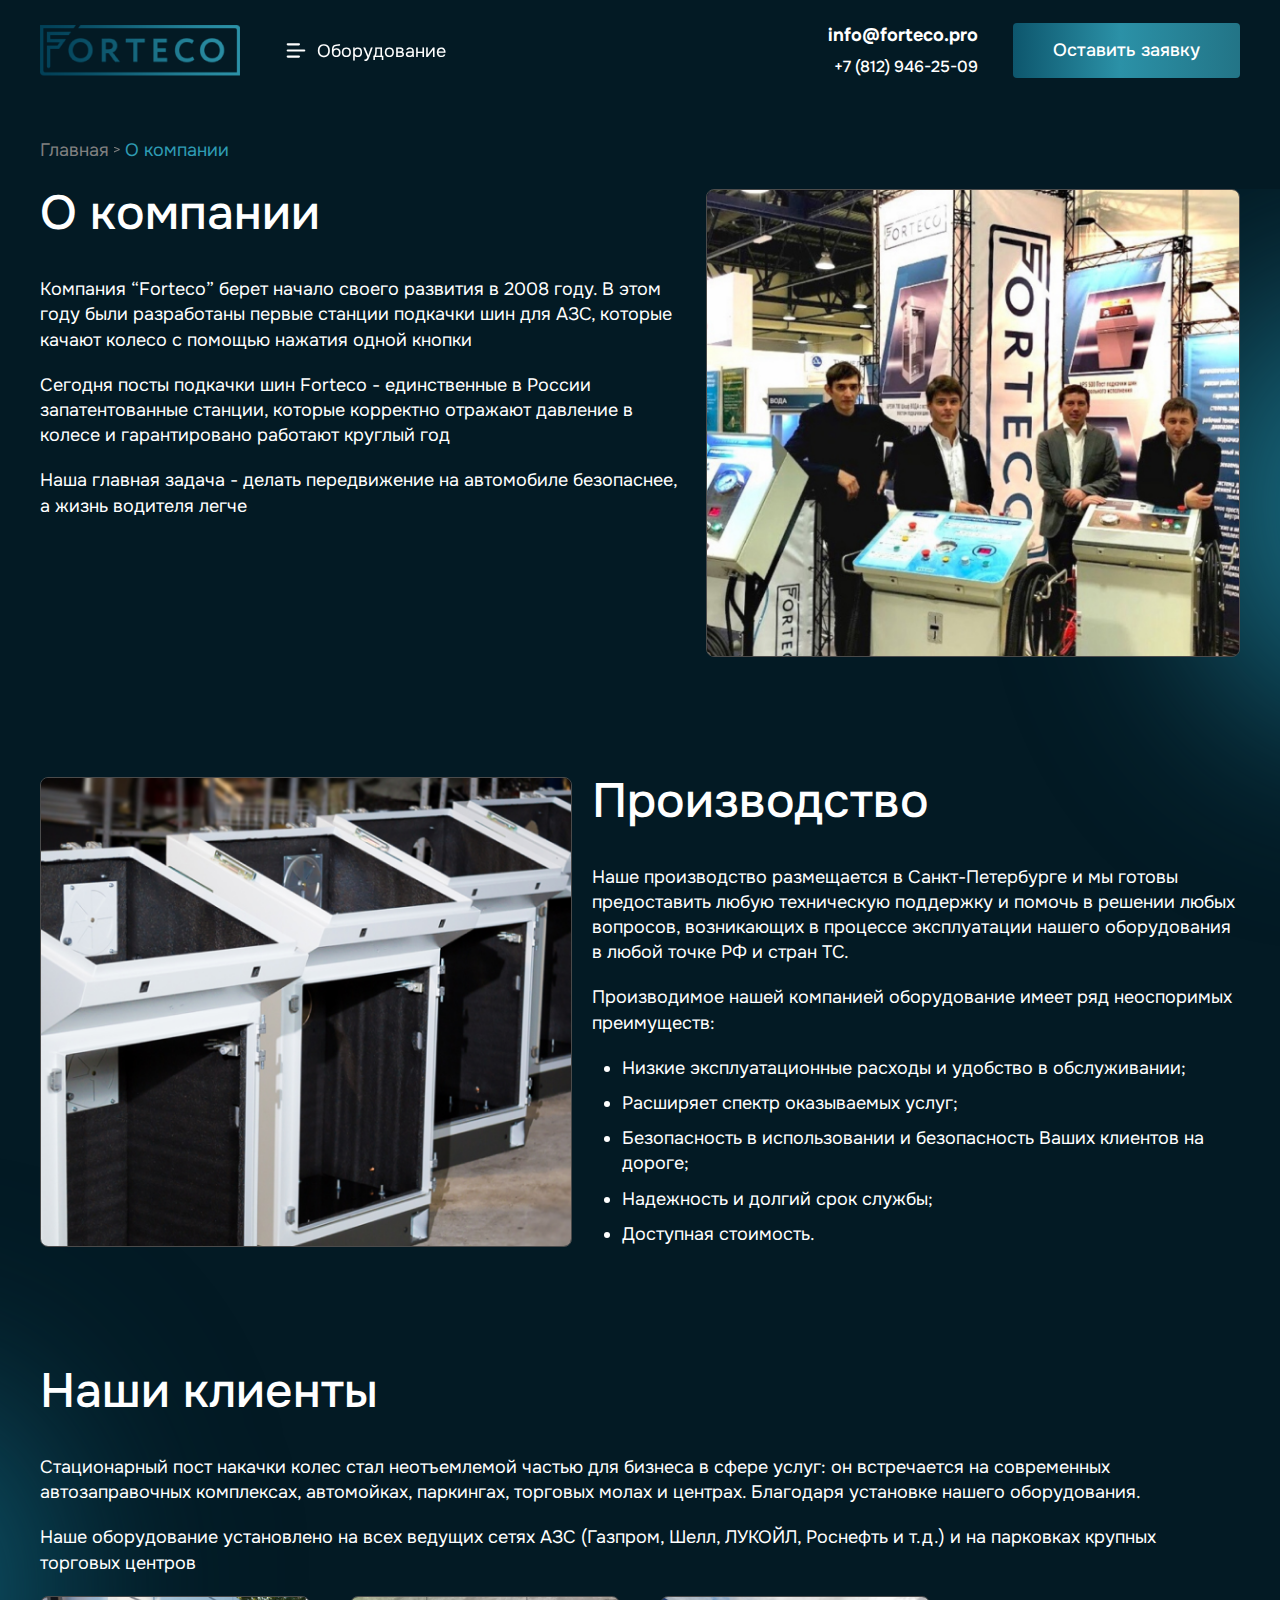
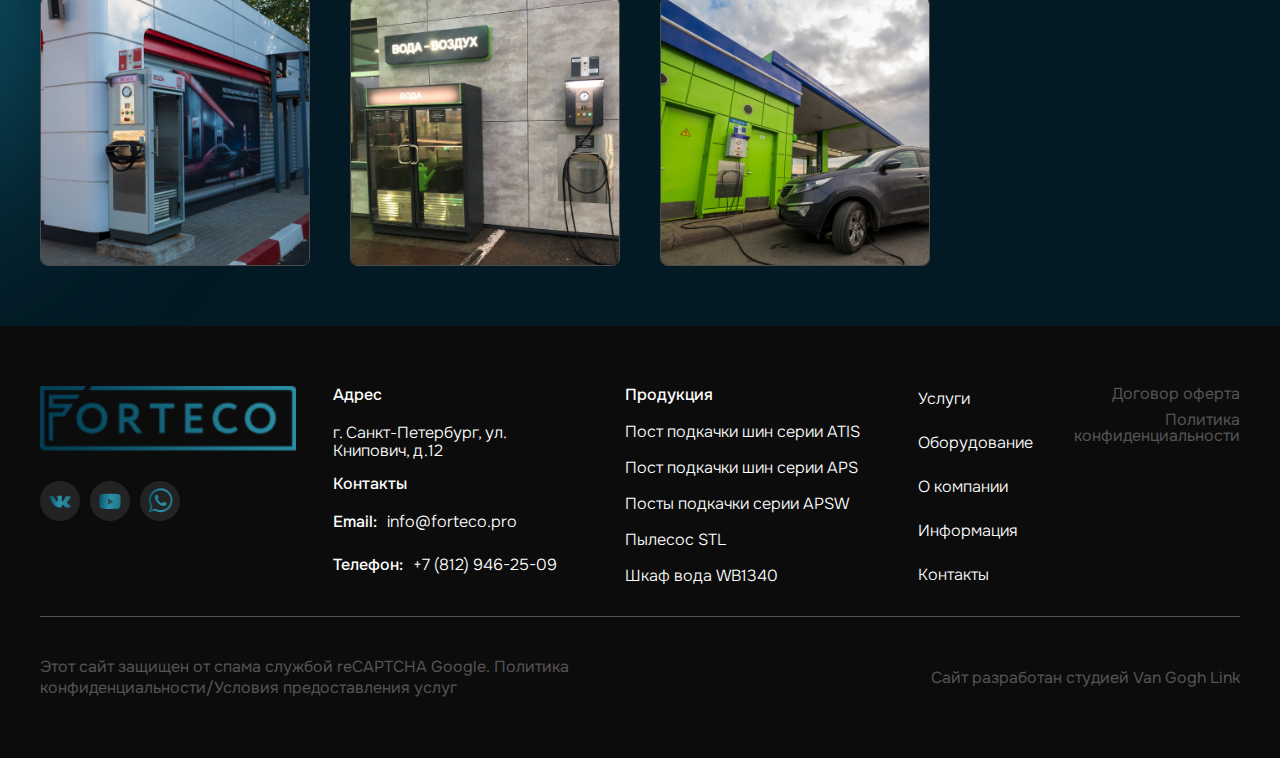
<file: about-page.html>
<!DOCTYPE html>
<html lang="ru">
  <head>
    <title>forteco</title>
    <meta charset="utf-8">
    <meta name="viewport" content="width=device-width, initial-scale=1.0">
    <meta http-equiv="X-UA-Compatible" content="ie=edge">
    <meta name="description" content="">
    <link rel="stylesheet" href="css/style.min.css">
  </head>
  <body>
    <div class="visually-hidden"><svg xmlns="http://www.w3.org/2000/svg" xmlns:xlink="http://www.w3.org/1999/xlink"><defs>
<filter id="filter0_f_676_5001" x="-64" y="-109" width="1378" height="1126" filterUnits="userSpaceOnUse" color-interpolation-filters="sRGB">
<feFlood flood-opacity="0" result="BackgroundImageFix"/>
<feBlend mode="normal" in="SourceGraphic" in2="BackgroundImageFix" result="shape"/>
<feGaussianBlur stdDeviation="150" result="effect1_foregroundBlur_676_5001"/>
</filter>
<linearGradient id="paint0_linear_676_5001" x1="386.288" y1="272.642" x2="819.271" y2="300.689" gradientUnits="userSpaceOnUse">
<stop stop-color="#298DA3"/>
<stop offset="0.9999" stop-color="#07536D"/>
<stop offset="1" stop-color="#074960"/>
</linearGradient>

<linearGradient id="paint0_linear_448_2711" x1="40.96" y1="78" x2="97.6654" y2="83.2959" gradientUnits="userSpaceOnUse">
<stop offset="0.015" stop-color="#05465D"/>
<stop offset="0.52" stop-color="#2B91A7"/>
<stop offset="1" stop-color="#227284"/>
</linearGradient>

<filter id="filter0_f_1106_1708" x="-273" y="-215" width="876" height="918" filterUnits="userSpaceOnUse" color-interpolation-filters="sRGB">
<feFlood flood-opacity="0" result="BackgroundImageFix"/>
<feBlend mode="normal" in="SourceGraphic" in2="BackgroundImageFix" result="shape"/>
<feGaussianBlur stdDeviation="150" result="effect1_foregroundBlur_1106_1708"/>
</filter>

<filter id="filter0_f_418_569" x="0" y="0" width="1543" height="873" filterUnits="userSpaceOnUse" color-interpolation-filters="sRGB">
<feFlood flood-opacity="0" result="BackgroundImageFix"/>
<feBlend mode="normal" in="SourceGraphic" in2="BackgroundImageFix" result="shape"/>
<feGaussianBlur stdDeviation="150" result="effect1_foregroundBlur_418_569"/>
</filter>
<linearGradient id="paint0_linear_418_569" x1="343.542" y1="372.861" x2="1046.1" y2="605.366" gradientUnits="userSpaceOnUse">
<stop stop-color="#298DA3"/>
<stop offset="0.9999" stop-color="#07536D"/>
<stop offset="1" stop-color="#074960"/>
</linearGradient>

<filter id="filter0_f_418_567" x="-727" y="0" width="1126" height="1378" filterUnits="userSpaceOnUse" color-interpolation-filters="sRGB">
<feFlood flood-opacity="0" result="BackgroundImageFix"/>
<feBlend mode="normal" in="SourceGraphic" in2="BackgroundImageFix" result="shape"/>
<feGaussianBlur stdDeviation="150" result="effect1_foregroundBlur_418_567"/>
</filter>
<linearGradient id="paint0_linear_418_567" x1="-402.712" y1="507.642" x2="30.2711" y2="535.689" gradientUnits="userSpaceOnUse">
<stop stop-color="#298DA3"/>
<stop offset="0.9999" stop-color="#07536D"/>
<stop offset="1" stop-color="#074960"/>
</linearGradient>

<filter id="filter0_f_418_568" x="0" y="0" width="1126" height="1378" filterUnits="userSpaceOnUse" color-interpolation-filters="sRGB">
<feFlood flood-opacity="0" result="BackgroundImageFix"/>
<feBlend mode="normal" in="SourceGraphic" in2="BackgroundImageFix" result="shape"/>
<feGaussianBlur stdDeviation="150" result="effect1_foregroundBlur_418_568"/>
</filter>
<linearGradient id="paint0_linear_418_568" x1="324.288" y1="507.642" x2="757.271" y2="535.689" gradientUnits="userSpaceOnUse">
<stop stop-color="#298DA3"/>
<stop offset="0.9999" stop-color="#07536D"/>
<stop offset="1" stop-color="#074960"/>
</linearGradient>

<filter id="filter0_f_529_1030" x="-289" y="-300" width="849" height="955" filterUnits="userSpaceOnUse" color-interpolation-filters="sRGB">
<feFlood flood-opacity="0" result="BackgroundImageFix"/>
<feBlend mode="normal" in="SourceGraphic" in2="BackgroundImageFix" result="shape"/>
<feGaussianBlur stdDeviation="150" result="effect1_foregroundBlur_529_1030"/>
</filter>

<filter id="filter0_f_573_703" x="-260" y="-253" width="980" height="1041" filterUnits="userSpaceOnUse" color-interpolation-filters="sRGB">
<feFlood flood-opacity="0" result="BackgroundImageFix"/>
<feBlend mode="normal" in="SourceGraphic" in2="BackgroundImageFix" result="shape"/>
<feGaussianBlur stdDeviation="150" result="effect1_foregroundBlur_573_703"/>
</filter>

<linearGradient id="paint0_linear_448_3117" x1="1.7095" y1="23.5353" x2="35.1235" y2="26.6559" gradientUnits="userSpaceOnUse">
<stop offset="0.015" stop-color="#05465D"/>
<stop offset="0.52" stop-color="#2B91A7"/>
<stop offset="1" stop-color="#227284"/>
</linearGradient>

<filter id="filter0_f_2013_859" x="-118" y="-34" width="676" height="676" filterUnits="userSpaceOnUse" color-interpolation-filters="sRGB">
<feFlood flood-opacity="0" result="BackgroundImageFix"/>
<feBlend mode="normal" in="SourceGraphic" in2="BackgroundImageFix" result="shape"/>
<feGaussianBlur stdDeviation="100" result="effect1_foregroundBlur_2013_859"/>
</filter>

<filter id="filter0_f_2013_33" x="-218" y="-134" width="876" height="876" filterUnits="userSpaceOnUse" color-interpolation-filters="sRGB">
<feFlood flood-opacity="0" result="BackgroundImageFix"/>
<feBlend mode="normal" in="SourceGraphic" in2="BackgroundImageFix" result="shape"/>
<feGaussianBlur stdDeviation="150" result="effect1_foregroundBlur_2013_33"/>
</filter>

<filter id="filter0_f_2013_225" x="-218" y="-134" width="876" height="876" filterUnits="userSpaceOnUse" color-interpolation-filters="sRGB">
<feFlood flood-opacity="0" result="BackgroundImageFix"/>
<feBlend mode="normal" in="SourceGraphic" in2="BackgroundImageFix" result="shape"/>
<feGaussianBlur stdDeviation="150" result="effect1_foregroundBlur_2013_225"/>
</filter>

<filter id="filter0_f_676_4228" x="0" y="-136" width="1301" height="1106" filterUnits="userSpaceOnUse" color-interpolation-filters="sRGB">
<feFlood flood-opacity="0" result="BackgroundImageFix"/>
<feBlend mode="normal" in="SourceGraphic" in2="BackgroundImageFix" result="shape"/>
<feGaussianBlur stdDeviation="150" result="effect1_foregroundBlur_676_4228"/>
</filter>
<linearGradient id="paint0_linear_676_4228" x1="197.187" y1="480.25" x2="1018.79" y2="586.553" gradientUnits="userSpaceOnUse">
<stop offset="0.015" stop-color="#05465D"/>
<stop offset="0.52" stop-color="#2B91A7"/>
<stop offset="1" stop-color="#227284"/>
</linearGradient>

<filter id="filter0_f_676_4093" x="0" y="-118" width="1455" height="1106" filterUnits="userSpaceOnUse" color-interpolation-filters="sRGB">
<feFlood flood-opacity="0" result="BackgroundImageFix"/>
<feBlend mode="normal" in="SourceGraphic" in2="BackgroundImageFix" result="shape"/>
<feGaussianBlur stdDeviation="150" result="effect1_foregroundBlur_676_4093"/>
</filter>
<linearGradient id="paint0_linear_676_4093" x1="339.479" y1="317.047" x2="1028.19" y2="428.542" gradientUnits="userSpaceOnUse">
<stop stop-color="#298DA3"/>
<stop offset="0.9999" stop-color="#07536D"/>
<stop offset="1" stop-color="#074960"/>
</linearGradient>

<filter id="filter0_f_676_4127" x="-120" y="-109" width="540" height="276" filterUnits="userSpaceOnUse" color-interpolation-filters="sRGB">
<feFlood flood-opacity="0" result="BackgroundImageFix"/>
<feBlend mode="normal" in="SourceGraphic" in2="BackgroundImageFix" result="shape"/>
<feGaussianBlur stdDeviation="60" result="effect1_foregroundBlur_676_4127"/>
</filter>

<linearGradient id="paint0_linear_483_694" x1="-7.04" y1="30" x2="49.6654" y2="35.2959" gradientUnits="userSpaceOnUse">
<stop offset="0.015" stop-color="#05465D"/>
<stop offset="0.52" stop-color="#2B91A7"/>
<stop offset="1" stop-color="#227284"/>
</linearGradient>

<filter id="filter0_f_787_2770" x="-145" y="-112" width="590" height="282" filterUnits="userSpaceOnUse" color-interpolation-filters="sRGB">
<feFlood flood-opacity="0" result="BackgroundImageFix"/>
<feBlend mode="normal" in="SourceGraphic" in2="BackgroundImageFix" result="shape"/>
<feGaussianBlur stdDeviation="60" result="effect1_foregroundBlur_787_2770"/>
</filter>

<linearGradient id="paint0_linear_676_5478" x1="4.27376" y1="58.8388" x2="87.8088" y2="66.6404" gradientUnits="userSpaceOnUse">
<stop offset="0.015" stop-color="#05465D"/>
<stop offset="0.52" stop-color="#2B91A7"/>
<stop offset="1" stop-color="#227284"/>
</linearGradient>

<filter id="filter0_f_676_5241" x="-329" y="-354" width="1253" height="1403" filterUnits="userSpaceOnUse" color-interpolation-filters="sRGB">
<feFlood flood-opacity="0" result="BackgroundImageFix"/>
<feBlend mode="normal" in="SourceGraphic" in2="BackgroundImageFix" result="shape"/>
<feGaussianBlur stdDeviation="225" result="effect1_foregroundBlur_676_5241"/>
</filter>

<linearGradient id="paint0_linear_2013_124" x1="-7.00835" y1="31.1871" x2="51.4662" y2="36.6483" gradientUnits="userSpaceOnUse">
<stop offset="0.015" stop-color="#05465D"/>
<stop offset="0.52" stop-color="#2B91A7"/>
<stop offset="1" stop-color="#227284"/>
</linearGradient>

<linearGradient id="paint0_linear_787_4977" x1="-7.00838" y1="31.1871" x2="51.4661" y2="36.6483" gradientUnits="userSpaceOnUse">
<stop offset="0.015" stop-color="#05465D"/>
<stop offset="0.52" stop-color="#2B91A7"/>
<stop offset="1" stop-color="#227284"/>
</linearGradient>

<linearGradient id="paint0_linear_787_4970" x1="-7.00837" y1="31.1871" x2="51.4661" y2="36.6483" gradientUnits="userSpaceOnUse">
<stop offset="0.015" stop-color="#05465D"/>
<stop offset="0.52" stop-color="#2B91A7"/>
<stop offset="1" stop-color="#227284"/>
</linearGradient>

<linearGradient id="paint0_linear_787_4963" x1="-7.00838" y1="31.1871" x2="51.4661" y2="36.6483" gradientUnits="userSpaceOnUse">
<stop offset="0.015" stop-color="#05465D"/>
<stop offset="0.52" stop-color="#2B91A7"/>
<stop offset="1" stop-color="#227284"/>
</linearGradient>

<linearGradient id="paint0_linear_676_4102" x1="2.13688" y1="29.4194" x2="43.9044" y2="33.3202" gradientUnits="userSpaceOnUse">
<stop offset="0.015" stop-color="#05465D"/>
<stop offset="0.52" stop-color="#2B91A7"/>
<stop offset="1" stop-color="#227284"/>
</linearGradient>

<linearGradient id="paint0_linear_1073_660" x1="6.20412" y1="22.1334" x2="30.9384" y2="26.2584" gradientUnits="userSpaceOnUse">
<stop offset="0.015" stop-color="#05465D"/>
<stop offset="0.52" stop-color="#2B91A7"/>
<stop offset="1" stop-color="#227284"/>
</linearGradient>

<linearGradient id="hover-gradient" x1="6.20412" y1="22.1334" x2="30.9384" y2="26.2584" gradientUnits="userSpaceOnUse">
<stop offset="0.015" stop-color="#05465D"/>
<stop offset="0.52" stop-color="#2B91A7"/>
<stop offset="1" stop-color="#227284"/>
</linearGradient>

<linearGradient id="paint0_linear_1073_669" x1="5.16384" y1="22.3332" x2="33.3832" y2="24.9561" gradientUnits="userSpaceOnUse">
<stop offset="0.015" stop-color="#05465D"/>
<stop offset="0.52" stop-color="#2B91A7"/>
<stop offset="1" stop-color="#227284"/>
</linearGradient>

<linearGradient id="paint0_linear_1073_664" x1="6.20412" y1="22.2501" x2="31.2043" y2="25.4986" gradientUnits="userSpaceOnUse">
<stop offset="0.015" stop-color="#05465D"/>
<stop offset="0.52" stop-color="#2B91A7"/>
<stop offset="1" stop-color="#227284"/>
</linearGradient>
</defs><symbol id="404" viewBox="0 0 1314 1017"><g fill="none">
<g filter="url(#filter0_f_676_5001)">
<ellipse cx="625" cy="454" rx="263" ry="389" transform="rotate(90 625 454)" fill="url(#paint0_linear_676_5001)"/>
</g>

</g></symbol><symbol id="arow-left" viewBox="0 0 48 48"><g fill="none">
<rect x="47" y="47" width="46" height="46" rx="23" transform="rotate(-180 47 47)" fill="#242323" fill-opacity="1"/>
<rect x="47" y="47" width="46" height="46" rx="23" transform="rotate(-180 47 47)" stroke="url(#paint0_linear_448_2711)" stroke-width="2"/>
<path d="M27 30L21 24L27 18" stroke="white" stroke-width="2" stroke-linecap="round"/>

</g></symbol><symbol id="arrow-b" viewBox="0 0 6 6"><g fill="none">
	<desc>
			Created with Pixso.
	</desc>
	
	<path id="&gt;" d="M-0.09 0.78L4.43 2.55L-0.09 4.34L-0.09 5.66L5.75 3.06L5.75 2.07L-0.09 -0.52L-0.09 0.78Z" fill="gray" fill-opacity="1.000000" fill-rule="evenodd"/>
</g></symbol><symbol id="bg-card" viewBox="0 0 310 571"><g fill="none">
<g filter="url(#filter0_f_1106_1708)">
<ellipse cx="165" cy="244" rx="138" ry="159" fill="#2F9CB4"/>
</g>

</g></symbol><symbol id="bg-centr" viewBox="0 0 1543 873"><g fill="none">
<g opacity="0.5" filter="url(#filter0_f_418_569)">
<ellipse cx="771.5" cy="436.5" rx="471.5" ry="136.5" fill="url(#paint0_linear_418_569)"/>
</g>

</g></symbol><symbol id="bg-left" viewBox="0 0 399 1378"><g fill="none">
<g filter="url(#filter0_f_418_567)">
<ellipse cx="-164" cy="689" rx="263" ry="389" fill="url(#paint0_linear_418_567)"/>
</g>

</g></symbol><symbol id="bg-right" viewBox="0 0 398 1378"><g fill="none">
<g filter="url(#filter0_f_418_568)">
<ellipse cx="563" cy="689" rx="263" ry="389" fill="url(#paint0_linear_418_568)"/>
</g>

</g></symbol><symbol id="bg-sublist" viewBox="0 0 308 355"><g fill="none">
<g filter="url(#filter0_f_529_1030)">
<ellipse cx="135.5" cy="177.5" rx="124.5" ry="177.5" fill="#2F9CB4"/>
</g>

</g></symbol><symbol id="card-bg" viewBox="0 0 440 221"><g fill="none">
<g filter="url(#filter0_f_573_703)">
<ellipse cx="230" cy="267.5" rx="190" ry="220.5" fill="#2F9CB4"/>
</g>

</g></symbol><symbol id="check" viewBox="0 0 40 40"><g fill="none">
<circle cx="20" cy="19.9998" r="13.1421" transform="rotate(135 20 19.9998)" stroke="url(#paint0_linear_448_3117)" stroke-width="2"/>
<path d="M14.7168 18.9432L18.9429 23.1692L25.2819 16.8302" stroke="white" stroke-width="2" stroke-linecap="round"/>

</g></symbol><symbol id="close-icon" viewBox="0 0 12 12"><g fill="none">
<path d="M0.666016 0.667236L5.99935 6.00057L0.666016 11.3339" stroke="white" stroke-width="1.33338" stroke-linecap="round"/>
<path d="M11.333 0.667236L5.99967 6.00057L11.333 11.3339" stroke="white" stroke-width="1.33338" stroke-linecap="round"/>
</g></symbol><symbol id="elipse-bg1" viewBox="0 0 440 520"><g fill="none">
<g filter="url(#filter0_f_2013_859)">
<circle cx="220" cy="304" r="138" fill="#2F9CB4"/>
</g>

</g></symbol><symbol id="elipse-bg2" viewBox="0 0 440 520"><g fill="none">
<g opacity="0.7" filter="url(#filter0_f_2013_33)">
<circle cx="220" cy="304" r="138" fill="#993CF6"/>
</g>

</g></symbol><symbol id="elipse-bg3" viewBox="0 0 440 520"><g fill="none">
<g filter="url(#filter0_f_2013_225)">
<circle cx="220" cy="304" r="138" fill="#2E7EF7"/>
</g>

</g></symbol><symbol id="elipse-form" viewBox="0 0 1260 831"><g fill="none">
<g opacity="0.3" filter="url(#filter0_f_676_4228)">
<path d="M1001 417C1001 556.728 844.076 670 650.5 670C456.924 670 300 556.728 300 417C300 277.272 456.924 164 650.5 164C844.076 164 1001 277.272 1001 417Z" fill="url(#paint0_linear_676_4228)"/>
</g>

</g></symbol><symbol id="ellipse-intro" viewBox="0 0 971 988"><g fill="none">
<g filter="url(#filter0_f_676_4093)">
<ellipse cx="727.5" cy="435" rx="427.5" ry="253" fill="url(#paint0_linear_676_4093)"/>
</g>

</g></symbol><symbol id="ellipse" viewBox="0 0 300 56"><g fill="none">
<g filter="url(#filter0_f_676_4127)">
<ellipse cx="150" cy="18" rx="150" ry="18" transform="matrix(1 0 0 -1 0 47)" fill="#2F9CB4"/>
</g>

</g></symbol><symbol id="exit" viewBox="0 0 48 48"><g fill="none">
<rect x="0.5" y="0.5" width="47" height="47" rx="23.5" fill="#2E2E2E" fill-opacity="0.7"/>
<rect x="0.5" y="0.5" width="47" height="47" rx="23.5" stroke="url(#paint0_linear_483_694)"/>
<path d="M16 16L24 24L16 32" stroke="white" stroke-width="2" stroke-linecap="round"/>
<path d="M32 16L24 24L32 32" stroke="white" stroke-width="2" stroke-linecap="round"/>

</g></symbol><symbol id="hover" viewBox="0 0 300 56"><g fill="none">
<g filter="url(#filter0_f_787_2770)">
<ellipse cx="175" cy="21" rx="175" ry="21" transform="matrix(1 0 0 -1 -25 50)" fill="#2F9CB4"/>
</g>

</g></symbol><symbol id="letter" viewBox="0 0 24 31"><g fill="none">
<path d="M15.599 0H0V30.75H24V8.42387L15.599 0ZM15.3333 8.69022V1.6033L22.401 8.69022H15.3333Z" fill="#2F9CB4"/>
</g></symbol><symbol id="menu-button" viewBox="0 0 32 32"><g fill="none">
<rect x="6.66699" y="20.5334" width="13.3333" height="2.13333" rx="1.06667" fill="white"/>
<rect x="6.66699" y="14.3999" width="18.6667" height="2.13333" rx="1.06667" fill="white"/>
<rect x="6.66699" y="8.2666" width="13.3333" height="2.13333" rx="1.06667" fill="white"/>
</g></symbol><symbol id="modal-thanks" viewBox="0 0 100 100"><g fill="none">
<circle cx="50" cy="50" r="34.8553" transform="rotate(135 50 50)" stroke="url(#paint0_linear_676_5478)"/>
<path d="M36.793 47.3582L47.3582 57.9233L63.2058 42.0757" stroke="white" stroke-width="2" stroke-linecap="round"/>

</g></symbol><symbol id="modal" viewBox="0 0 600 676"><g fill="none">
<g filter="url(#filter0_f_676_5241)">
<ellipse cx="297.5" cy="347.5" rx="176.5" ry="251.5" fill="#2F9CB4"/>
</g>

</g></symbol><symbol id="num1" viewBox="0 0 50 50"><g fill="none">
<circle cx="25" cy="25" r="23.7487" stroke="url(#paint0_linear_2013_124)" stroke-width="2"/>
<path d="M26.7201 33H23.9361V19.944H20.4801V18.048C21.4241 18.016 22.2561 17.864 22.9761 17.592C23.6961 17.304 24.2641 16.784 24.6801 16.032H26.7201V33Z" fill="white"/>

</g></symbol><symbol id="num2" viewBox="0 0 50 50"><g fill="none">
<circle cx="25" cy="25" r="23.7487" stroke="url(#paint0_linear_787_4977)" stroke-width="2"/>
<path d="M23.28 26.664C23.664 26.328 24.088 25.96 24.552 25.56C25.032 25.16 25.48 24.744 25.896 24.312C26.328 23.864 26.68 23.384 26.952 22.872C27.24 22.36 27.384 21.808 27.384 21.216C27.384 20.352 27.128 19.656 26.616 19.128C26.104 18.6 25.368 18.336 24.408 18.336C23.64 18.336 22.992 18.512 22.464 18.864C21.936 19.216 21.608 19.688 21.48 20.28H18.744C18.808 19.544 19.008 18.888 19.344 18.312C19.696 17.736 20.136 17.264 20.664 16.896C21.192 16.528 21.768 16.264 22.392 16.104C23.032 15.928 23.76 15.84 24.576 15.84C25.344 15.84 26.064 15.944 26.736 16.152C27.408 16.36 27.992 16.672 28.488 17.088C29 17.504 29.4 18.032 29.688 18.672C29.992 19.296 30.144 20.032 30.144 20.88C30.144 21.552 30.056 22.168 29.88 22.728C29.704 23.288 29.464 23.808 29.16 24.288C28.856 24.768 28.504 25.216 28.104 25.632C27.72 26.048 27.312 26.44 26.88 26.808C26.304 27.304 25.792 27.736 25.344 28.104C24.912 28.456 24.52 28.776 24.168 29.064C23.816 29.352 23.496 29.616 23.208 29.856C22.92 30.08 22.648 30.304 22.392 30.528H30.144V33H18.6V30.72L23.28 26.664Z" fill="white"/>

</g></symbol><symbol id="num3" viewBox="0 0 50 50"><g fill="none">
<circle cx="25" cy="25" r="23.7487" stroke="url(#paint0_linear_787_4970)" stroke-width="2"/>
<path d="M25.056 33.168C24.272 33.168 23.52 33.088 22.8 32.928C22.08 32.752 21.432 32.488 20.856 32.136C20.296 31.768 19.816 31.296 19.416 30.72C19.032 30.144 18.784 29.448 18.672 28.632H21.48C21.608 29.048 21.8 29.384 22.056 29.64C22.312 29.896 22.6 30.104 22.92 30.264C23.256 30.424 23.608 30.536 23.976 30.6C24.344 30.648 24.704 30.672 25.056 30.672C25.424 30.672 25.808 30.64 26.208 30.576C26.608 30.496 26.968 30.36 27.288 30.168C27.624 29.976 27.896 29.712 28.104 29.376C28.328 29.024 28.44 28.568 28.44 28.008C28.44 27.496 28.336 27.08 28.128 26.76C27.936 26.44 27.672 26.192 27.336 26.016C27.016 25.84 26.648 25.72 26.232 25.656C25.832 25.592 25.424 25.56 25.008 25.56H23.328V23.208H24.312C24.696 23.208 25.096 23.168 25.512 23.088C25.928 23.008 26.304 22.872 26.64 22.68C26.992 22.488 27.272 22.232 27.48 21.912C27.704 21.592 27.816 21.192 27.816 20.712C27.816 20.248 27.736 19.864 27.576 19.56C27.416 19.24 27.2 18.992 26.928 18.816C26.656 18.624 26.344 18.496 25.992 18.432C25.656 18.352 25.296 18.312 24.912 18.312C24.256 18.312 23.64 18.464 23.064 18.768C22.488 19.056 22.112 19.568 21.936 20.304H19.2C19.296 19.52 19.512 18.848 19.848 18.288C20.184 17.712 20.616 17.248 21.144 16.896C21.672 16.528 22.264 16.256 22.92 16.08C23.592 15.904 24.296 15.816 25.032 15.816C25.752 15.816 26.44 15.896 27.096 16.056C27.768 16.216 28.36 16.472 28.872 16.824C29.384 17.176 29.792 17.64 30.096 18.216C30.4 18.776 30.552 19.464 30.552 20.28C30.552 20.952 30.384 21.616 30.048 22.272C29.728 22.928 29.128 23.48 28.248 23.928C29.256 24.2 30.008 24.696 30.504 25.416C31 26.12 31.248 26.976 31.248 27.984C31.248 28.912 31.072 29.704 30.72 30.36C30.384 31 29.936 31.536 29.376 31.968C28.832 32.384 28.184 32.688 27.432 32.88C26.68 33.072 25.888 33.168 25.056 33.168Z" fill="white"/>

</g></symbol><symbol id="num4" viewBox="0 0 50 50"><g fill="none">
<circle cx="25" cy="25" r="23.7487" stroke="url(#paint0_linear_787_4963)" stroke-width="2"/>
<path d="M28.408 16.032V27.288H30.352V29.736H28.408V33H25.648V29.736H16.888V27.744L24.832 16.032H28.408ZM20.104 27.288H25.648V18.984L20.104 27.288Z" fill="white"/>

</g></symbol><symbol id="ok" viewBox="0 0 50 50"><g fill="none">
<circle cx="25" cy="25" r="17.1777" transform="rotate(135 25 25)" stroke="url(#paint0_linear_676_4102)"/>
<path d="M18.3975 23.6791L23.6801 28.9616L31.6039 21.0378" stroke="white" stroke-width="2" stroke-linecap="round"/>

</g></symbol><symbol id="switch" viewBox="0 0 11 8"><g fill="none">
<path d="M1 2.77046L4.29513 6.06554L9.23775 1.12292" stroke="white" stroke-width="1.55942" stroke-linecap="round"/>
</g></symbol><symbol id="VK" viewBox="0 0 40 40"><g fill="none">
<path d="M0 20C0 8.9543 8.9543 0 20 0C31.0457 0 40 8.9543 40 20C40 31.0457 31.0457 40 20 40C8.9543 40 0 31.0457 0 20Z" fill="#2E2E2E" fill-opacity="0.7"/>
<path d="M21.0459 26.5635C21.0459 26.5635 21.4309 26.5215 21.6281 26.3136C21.8086 26.1231 21.8024 25.7636 21.8024 25.7636C21.8024 25.7636 21.7784 24.0849 22.5724 23.837C23.355 23.5933 24.3598 25.4604 25.4261 26.1784C26.2317 26.7212 26.8431 26.6024 26.8431 26.6024L29.6927 26.5635C29.6927 26.5635 31.1827 26.4734 30.4763 25.3232C30.4178 25.2289 30.0641 24.472 28.3581 22.9173C26.5708 21.2898 26.8108 21.553 28.9623 18.7375C30.2728 17.0229 30.7966 15.9762 30.6328 15.5286C30.4773 15.1005 29.5132 15.2142 29.5132 15.2142L26.3057 15.2337C26.3057 15.2337 26.0678 15.2019 25.8915 15.3053C25.7193 15.4067 25.6077 15.6433 25.6077 15.6433C25.6077 15.6433 25.1006 16.9697 24.4234 18.0984C22.995 20.4786 22.4242 20.6046 22.1905 20.4571C21.6469 20.112 21.7825 19.0724 21.7825 18.3339C21.7825 16.0264 22.1394 15.0647 21.0887 14.8158C20.7402 14.7328 20.4835 14.6785 19.5914 14.6693C18.4467 14.658 17.4785 14.6734 16.9296 14.9366C16.5644 15.1118 16.2827 15.503 16.4549 15.5256C16.6667 15.5532 17.1467 15.6526 17.4012 15.9926C17.7299 16.432 17.7184 17.4173 17.7184 17.4173C17.7184 17.4173 17.9073 20.1335 17.2771 20.4704C16.8451 20.7019 16.2524 20.2298 14.9784 18.0697C14.3263 16.9635 13.8338 15.7406 13.8338 15.7406C13.8338 15.7406 13.7389 15.5122 13.5688 15.3893C13.3632 15.2408 13.0763 15.1947 13.0763 15.1947L10.0285 15.2142C10.0285 15.2142 9.57042 15.2265 9.40243 15.4221C9.25323 15.5952 9.39096 15.9547 9.39096 15.9547C9.39096 15.9547 11.7772 21.4353 14.4797 24.1976C16.9578 26.7294 19.7708 26.5635 19.7708 26.5635H21.0459Z" fill="url(#paint0_linear_1073_660)"/>


</g></symbol><symbol id="WhatsApp" viewBox="0 0 40 40"><g fill="none">
<path d="M20 40C31.0457 40 40 31.0457 40 20C40 8.9543 31.0457 0 20 0C8.9543 0 0 8.9543 0 20C0 31.0457 8.9543 40 20 40Z" fill="#2E2E2E" fill-opacity="0.7"/>
<path fill-rule="evenodd" clip-rule="evenodd" d="M20.6596 31.127H20.6546C18.6642 31.1263 16.7085 30.6269 14.9714 29.6795L8.66699 31.3333L10.3542 25.1706C9.31344 23.367 8.76581 21.3212 8.7667 19.2251C8.76931 12.668 14.1043 7.33325 20.6594 7.33325C23.8409 7.33463 26.8268 8.57314 29.0722 10.8211C31.3175 13.0689 32.5534 16.0569 32.5521 19.2345C32.5495 25.7901 27.2166 31.1243 20.6596 31.127ZM15.2635 27.5265L15.6245 27.7407C17.1421 28.6413 18.8818 29.1178 20.6556 29.1185H20.6596C26.1077 29.1185 30.5419 24.6842 30.5441 19.2338C30.5451 16.5926 29.518 14.1092 27.6517 12.2407C25.7855 10.3723 23.3036 9.34286 20.6634 9.34195C15.2111 9.34195 10.7768 13.7758 10.7746 19.2258C10.7739 21.0936 11.2965 22.9125 12.2859 24.4863L12.521 24.8603L11.5224 28.5079L15.2635 27.5265ZM26.244 21.795C26.4513 21.8951 26.5912 21.9628 26.651 22.0625C26.7252 22.1864 26.7252 22.7814 26.4777 23.4756C26.23 24.1697 25.0429 24.8032 24.4719 24.8885C23.96 24.9651 23.3121 24.997 22.6003 24.7708C22.1687 24.6338 21.6152 24.451 20.9063 24.1448C18.1205 22.9419 16.2378 20.2419 15.882 19.7316C15.8571 19.6959 15.8397 19.6709 15.83 19.6579L15.8276 19.6547C15.6703 19.4448 14.6166 18.0389 14.6166 16.5839C14.6166 15.2151 15.289 14.4977 15.5984 14.1674C15.6196 14.1448 15.6391 14.124 15.6566 14.1049C15.929 13.8074 16.2509 13.733 16.449 13.733C16.6471 13.733 16.8454 13.7349 17.0186 13.7436C17.0399 13.7446 17.0621 13.7445 17.0851 13.7444C17.2583 13.7434 17.4742 13.7421 17.6871 14.2537C17.7691 14.4506 17.889 14.7424 18.0154 15.0503C18.2711 15.6728 18.5536 16.3606 18.6033 16.4601C18.6776 16.6088 18.7271 16.7823 18.6281 16.9807C18.6132 17.0105 18.5995 17.0385 18.5863 17.0654C18.5119 17.2172 18.4572 17.329 18.331 17.4764C18.2813 17.5344 18.23 17.5969 18.1787 17.6594C18.0764 17.7839 17.9742 17.9083 17.8852 17.997C17.7364 18.1452 17.5816 18.306 17.7549 18.6035C17.9283 18.901 18.5246 19.874 19.408 20.662C20.3576 21.509 21.183 21.867 21.6013 22.0485C21.683 22.0839 21.7492 22.1126 21.7977 22.1369C22.0948 22.2857 22.2681 22.2608 22.4415 22.0625C22.6148 21.8642 23.1843 21.1948 23.3824 20.8974C23.5804 20.6 23.7786 20.6495 24.0509 20.7486C24.3234 20.8479 25.7843 21.5667 26.0815 21.7154C26.1395 21.7445 26.1937 21.7707 26.244 21.795Z" fill="url(#paint0_linear_1073_669)"/>

</g></symbol><symbol id="Youtube" viewBox="0 0 40 40"><g fill="none">
<path d="M0 20C0 8.9543 8.9543 0 20 0C31.0457 0 40 8.9543 40 20C40 31.0457 31.0457 40 20 40C8.9543 40 0 31.0457 0 20Z" fill="#2E2E2E" fill-opacity="0.7"/>
<path d="M30.2205 15.0611C29.9752 14.1186 29.2523 13.3764 28.3343 13.1245C26.6708 12.6667 19.9997 12.6667 19.9997 12.6667C19.9997 12.6667 13.3285 12.6667 11.6649 13.1245C10.7469 13.3764 10.024 14.1186 9.7787 15.0611C9.33301 16.7693 9.33301 20.3334 9.33301 20.3334C9.33301 20.3334 9.33301 23.8974 9.7787 25.6057C10.024 26.5482 10.7469 27.2904 11.6649 27.5424C13.3285 28.0001 19.9997 28.0001 19.9997 28.0001C19.9997 28.0001 26.6708 28.0001 28.3343 27.5424C29.2523 27.2904 29.9752 26.5482 30.2205 25.6057C30.6663 23.8974 30.6663 20.3334 30.6663 20.3334C30.6663 20.3334 30.6663 16.7693 30.2205 15.0611Z" fill="url(#paint0_linear_1073_664)"/>
<path d="M18 23.9999V17.3333L23.3333 20.6667L18 23.9999Z" fill="#2E2E2E" fill-opacity="0.7"/>

</g></symbol></svg>
    </div>
    <div class="wrapper">
      <header class="header" data-header data-media="(max-width: 1023px)">
        <div class="container">
          <div class="header__wrapper"><a class="header__logo" href="/" aria-label="Переход на главную"><img class="header__logo-img" src="img/content/logo.png" alt="Лого"></a>
            <nav class="main-nav"><ul class="main-nav__list" data-header-accordion>
<li class="main-nav__item menu-item-has-children"><a class="main-nav__link" href="">
                Оборудование<svg width="32" height="32" viewBox="0 0 32 32" fill="none" xmlns="http://www.w3.org/2000/svg">
<rect x="6.66699" y="20.5334" width="13.3333" height="2.13333" rx="1.06667" fill="white"/>
<rect x="6.66699" y="14.3999" width="18.6667" height="2.13333" rx="1.06667" fill="white"/>
<rect x="6.66699" y="8.2666" width="13.3333" height="2.13333" rx="1.06667" fill="white"/>
</svg></a><ul class="main-nav__sublist">
<li class="main-nav__subitem">
<a class="main-nav__sublink" href="#">Посты подкачки шин</a>
</li>
<li class="main-nav__subitem">
<a class="main-nav__sublink" href="#">Шкафы</a>
</li>
<li class="main-nav__subitem">
<a class="main-nav__sublink" href="#">Пылесосы</a>
</li>
<li class="main-nav__subitem">
<a class="main-nav__sublink" href="#">Хоз-быт</a>
</li>
<li class="main-nav__subitem">
<a class="main-nav__sublink" href="#">Обслуживание автомобильных ковров</a>
</li>
<li class="main-nav__subitem">
<a class="main-nav__sublink" href="#">Все категории</a>
</li>
</ul>
</li>
</ul>
              <div class="header__right">
                <div class="main-nav__contacts"><a class="main-nav__email" href="mailto:info@forteco.pro">info@forteco.pro</a><a class="main-nav__phone" href="tel:+78129462509">+7 (812) 946-25-09</a></div>
                <button class="header__btn">Оставить заявку</button>
              </div>
            </nav>
          </div>
        </div>
      </header>
      <main>
        <div class="breadcrumbs">
          <div class="container">
            <ul class="list-reset breadcrumbs__list">
              <li class="breadcrumbs__item"><a class="breadcrumbs__link" href="#">Главная</a>
                <svg width="16" height="16" aria-hidden="true">
                  <use xlink:href="#arrow-b"></use>
                </svg>
              </li>
              <li class="breadcrumbs__item"><a class="breadcrumbs__link" href="#">О компании</a>
                <svg width="16" height="16" aria-hidden="true">
                  <use xlink:href="#arrow-b"></use>
                </svg>
              </li>
            </ul>
          </div>
        </div>
        <section class="about-page"> 
          <div class="progress__image-bg"> <img class="progress__img-content" src="img/sprite/bg-left.svg"></div>
          <div class="mainly__bg"><img class="mainly__img" src="img/sprite/bg-right.svg"></div>
          <div class="about-page__content"> 
            <ul class="about-page__list"> 
              <li class="about-page__item">
                <div class="about-page__info"> 
                  <h1 class="about-page__title">О компании</h1>
                  <p class="about-page__text">Компания “Forteco” берет начало своего развития в 2008 году. В этом году были разработаны первые станции подкачки шин для АЗС, которые качают колесо с помощью нажатия одной кнопки </p>
                  <p class="about-page__text">Сегодня посты подкачки шин Forteco - единственные в России запатентованные станции, которые корректно отражают давление в колесе и гарантировано работают круглый год </p>
                  <p class="about-page__text">Наша главная задача - делать передвижение на автомобиле безопаснее, а жизнь водителя легче </p>
                </div>
                <div class="about-page__images"> <img class="about-page__img" src="img/content/about1.png" alt="Фото компании Forteco"></div>
              </li>
              <li class="about-page__item"> 
                <div class="about-page__info"> 
                  <h2 class="about-page__title">Производство</h2>
                  <p class="about-page__text">Наше производство размещается в Санкт-Петербурге и мы готовы предоставить любую техническую поддержку и помочь в решении любых вопросов, возникающих в процессе эксплуатации нашего оборудования в любой точке РФ и стран ТС.</p>
                  <p class="about-page__text">Производимое нашей компанией оборудование имеет ряд неоспоримых преимуществ:</p>
                  <ul> 
                    <li>Низкие эксплуатационные расходы и удобство в обслуживании;</li>
                    <li>Расширяет спектр оказываемых услуг;</li>
                    <li>Безопасность в использовании и безопасность Ваших клиентов на дороге;</li>
                    <li>Надежность и долгий срок службы;</li>
                    <li>Доступная стоимость.</li>
                  </ul>
                </div>
                <div class="about-page__images"> <img class="about-page__img" src="img/content/about2.png" alt="Фото компании Forteco"></div>
              </li>
              <li class="about-page__item"> 
                <div class="about-page__info"> 
                  <h2 class="about-page__title">Наши клиенты</h2>
                  <p class="about-page__text">Стационарный пост накачки колес стал неотъемлемой частью для бизнеса в сфере услуг: он встречается на современных автозаправочных комплексах, автомойках, паркингах, торговых молах и центрах. Благодаря установке нашего оборудования. </p>
                  <p class="about-page__text">Наше оборудование установлено на всех ведущих сетях АЗС (Газпром, Шелл, ЛУКОЙЛ, Роснефть и т.д.) и на парковках крупных торговых центров</p>
                </div>
                <div class="about-page__galery">   
                  <div class="about-page__images"> <a href="img/content/about3.png" data-fancybox="galary"><img class="about-page__img" src="img/content/about3.png" alt="Фото продуктов компании Forteco"></a></div>
                  <div class="about-page__images"> <a href="img/content/about4.png" data-fancybox="galary"><img class="about-page__img" src="img/content/about4.png" alt="Фото продуктов компании Forteco"></a></div>
                  <div class="about-page__images"> <a href="img/content/about5.png" data-fancybox="galary"><img class="about-page__img" src="img/content/about5.png" alt="Фото продуктов компании Forteco"></a></div>
                </div>
              </li>
            </ul>
          </div>
        </section>
      </main>
      <footer class="footer">
        <div class="footer__content">
          <div class="footer__inner"><a class="footer__logo" href="/" aria-label="Переход на главную"><img class="footer__logo-img" src="img/content/logo.png" alt="Лого"></a>
            <div class="footer__icons">
              <div class="footer__social"> <a class="footer__social-link" href="#"><svg width="40" height="40" viewBox="0 0 40 40" fill="none" xmlns="http://www.w3.org/2000/svg">
<path d="M0 20C0 8.9543 8.9543 0 20 0C31.0457 0 40 8.9543 40 20C40 31.0457 31.0457 40 20 40C8.9543 40 0 31.0457 0 20Z" fill="#2E2E2E" fill-opacity="0.7"/>
<path d="M21.0459 26.5635C21.0459 26.5635 21.4309 26.5215 21.6281 26.3136C21.8086 26.1231 21.8024 25.7636 21.8024 25.7636C21.8024 25.7636 21.7784 24.0849 22.5724 23.837C23.355 23.5933 24.3598 25.4604 25.4261 26.1784C26.2317 26.7212 26.8431 26.6024 26.8431 26.6024L29.6927 26.5635C29.6927 26.5635 31.1827 26.4734 30.4763 25.3232C30.4178 25.2289 30.0641 24.472 28.3581 22.9173C26.5708 21.2898 26.8108 21.553 28.9623 18.7375C30.2728 17.0229 30.7966 15.9762 30.6328 15.5286C30.4773 15.1005 29.5132 15.2142 29.5132 15.2142L26.3057 15.2337C26.3057 15.2337 26.0678 15.2019 25.8915 15.3053C25.7193 15.4067 25.6077 15.6433 25.6077 15.6433C25.6077 15.6433 25.1006 16.9697 24.4234 18.0984C22.995 20.4786 22.4242 20.6046 22.1905 20.4571C21.6469 20.112 21.7825 19.0724 21.7825 18.3339C21.7825 16.0264 22.1394 15.0647 21.0887 14.8158C20.7402 14.7328 20.4835 14.6785 19.5914 14.6693C18.4467 14.658 17.4785 14.6734 16.9296 14.9366C16.5644 15.1118 16.2827 15.503 16.4549 15.5256C16.6667 15.5532 17.1467 15.6526 17.4012 15.9926C17.7299 16.432 17.7184 17.4173 17.7184 17.4173C17.7184 17.4173 17.9073 20.1335 17.2771 20.4704C16.8451 20.7019 16.2524 20.2298 14.9784 18.0697C14.3263 16.9635 13.8338 15.7406 13.8338 15.7406C13.8338 15.7406 13.7389 15.5122 13.5688 15.3893C13.3632 15.2408 13.0763 15.1947 13.0763 15.1947L10.0285 15.2142C10.0285 15.2142 9.57042 15.2265 9.40243 15.4221C9.25323 15.5952 9.39096 15.9547 9.39096 15.9547C9.39096 15.9547 11.7772 21.4353 14.4797 24.1976C16.9578 26.7294 19.7708 26.5635 19.7708 26.5635H21.0459Z" fill="url(#paint0_linear_1073_660)"/>
<defs>
<linearGradient id="paint0_linear_1073_660" x1="6.20412" y1="22.1334" x2="30.9384" y2="26.2584" gradientUnits="userSpaceOnUse">
<stop offset="0.015" stop-color="#05465D"/>
<stop offset="0.52" stop-color="#2B91A7"/>
<stop offset="1" stop-color="#227284"/>
</linearGradient>
</defs>
</svg></a><a class="footer__social-link" href="#"><svg width="40" height="40" viewBox="0 0 40 40" fill="none" xmlns="http://www.w3.org/2000/svg">
<path d="M0 20C0 8.9543 8.9543 0 20 0C31.0457 0 40 8.9543 40 20C40 31.0457 31.0457 40 20 40C8.9543 40 0 31.0457 0 20Z" fill="#2E2E2E" fill-opacity="0.7"/>
<path d="M30.2205 15.0611C29.9752 14.1186 29.2523 13.3764 28.3343 13.1245C26.6708 12.6667 19.9997 12.6667 19.9997 12.6667C19.9997 12.6667 13.3285 12.6667 11.6649 13.1245C10.7469 13.3764 10.024 14.1186 9.7787 15.0611C9.33301 16.7693 9.33301 20.3334 9.33301 20.3334C9.33301 20.3334 9.33301 23.8974 9.7787 25.6057C10.024 26.5482 10.7469 27.2904 11.6649 27.5424C13.3285 28.0001 19.9997 28.0001 19.9997 28.0001C19.9997 28.0001 26.6708 28.0001 28.3343 27.5424C29.2523 27.2904 29.9752 26.5482 30.2205 25.6057C30.6663 23.8974 30.6663 20.3334 30.6663 20.3334C30.6663 20.3334 30.6663 16.7693 30.2205 15.0611Z" fill="url(#paint0_linear_1073_664)"/>
<path d="M18 23.9999V17.3333L23.3333 20.6667L18 23.9999Z" fill="#2E2E2E" fill-opacity="0.7"/>
<defs>
<linearGradient id="paint0_linear_1073_664" x1="6.20412" y1="22.2501" x2="31.2043" y2="25.4986" gradientUnits="userSpaceOnUse">
<stop offset="0.015" stop-color="#05465D"/>
<stop offset="0.52" stop-color="#2B91A7"/>
<stop offset="1" stop-color="#227284"/>
</linearGradient>
</defs>
</svg></a><a class="footer__social-link" href="#"><svg width="40" height="40" viewBox="0 0 40 40" fill="none" xmlns="http://www.w3.org/2000/svg">
<path d="M20 40C31.0457 40 40 31.0457 40 20C40 8.9543 31.0457 0 20 0C8.9543 0 0 8.9543 0 20C0 31.0457 8.9543 40 20 40Z" fill="#2E2E2E" fill-opacity="0.7"/>
<path fill-rule="evenodd" clip-rule="evenodd" d="M20.6596 31.127H20.6546C18.6642 31.1263 16.7085 30.6269 14.9714 29.6795L8.66699 31.3333L10.3542 25.1706C9.31344 23.367 8.76581 21.3212 8.7667 19.2251C8.76931 12.668 14.1043 7.33325 20.6594 7.33325C23.8409 7.33463 26.8268 8.57314 29.0722 10.8211C31.3175 13.0689 32.5534 16.0569 32.5521 19.2345C32.5495 25.7901 27.2166 31.1243 20.6596 31.127ZM15.2635 27.5265L15.6245 27.7407C17.1421 28.6413 18.8818 29.1178 20.6556 29.1185H20.6596C26.1077 29.1185 30.5419 24.6842 30.5441 19.2338C30.5451 16.5926 29.518 14.1092 27.6517 12.2407C25.7855 10.3723 23.3036 9.34286 20.6634 9.34195C15.2111 9.34195 10.7768 13.7758 10.7746 19.2258C10.7739 21.0936 11.2965 22.9125 12.2859 24.4863L12.521 24.8603L11.5224 28.5079L15.2635 27.5265ZM26.244 21.795C26.4513 21.8951 26.5912 21.9628 26.651 22.0625C26.7252 22.1864 26.7252 22.7814 26.4777 23.4756C26.23 24.1697 25.0429 24.8032 24.4719 24.8885C23.96 24.9651 23.3121 24.997 22.6003 24.7708C22.1687 24.6338 21.6152 24.451 20.9063 24.1448C18.1205 22.9419 16.2378 20.2419 15.882 19.7316C15.8571 19.6959 15.8397 19.6709 15.83 19.6579L15.8276 19.6547C15.6703 19.4448 14.6166 18.0389 14.6166 16.5839C14.6166 15.2151 15.289 14.4977 15.5984 14.1674C15.6196 14.1448 15.6391 14.124 15.6566 14.1049C15.929 13.8074 16.2509 13.733 16.449 13.733C16.6471 13.733 16.8454 13.7349 17.0186 13.7436C17.0399 13.7446 17.0621 13.7445 17.0851 13.7444C17.2583 13.7434 17.4742 13.7421 17.6871 14.2537C17.7691 14.4506 17.889 14.7424 18.0154 15.0503C18.2711 15.6728 18.5536 16.3606 18.6033 16.4601C18.6776 16.6088 18.7271 16.7823 18.6281 16.9807C18.6132 17.0105 18.5995 17.0385 18.5863 17.0654C18.5119 17.2172 18.4572 17.329 18.331 17.4764C18.2813 17.5344 18.23 17.5969 18.1787 17.6594C18.0764 17.7839 17.9742 17.9083 17.8852 17.997C17.7364 18.1452 17.5816 18.306 17.7549 18.6035C17.9283 18.901 18.5246 19.874 19.408 20.662C20.3576 21.509 21.183 21.867 21.6013 22.0485C21.683 22.0839 21.7492 22.1126 21.7977 22.1369C22.0948 22.2857 22.2681 22.2608 22.4415 22.0625C22.6148 21.8642 23.1843 21.1948 23.3824 20.8974C23.5804 20.6 23.7786 20.6495 24.0509 20.7486C24.3234 20.8479 25.7843 21.5667 26.0815 21.7154C26.1395 21.7445 26.1937 21.7707 26.244 21.795Z" fill="url(#paint0_linear_1073_669)"/>
<defs>
<linearGradient id="paint0_linear_1073_669" x1="5.16384" y1="22.3332" x2="33.3832" y2="24.9561" gradientUnits="userSpaceOnUse">
<stop offset="0.015" stop-color="#05465D"/>
<stop offset="0.52" stop-color="#2B91A7"/>
<stop offset="1" stop-color="#227284"/>
</linearGradient>
</defs>
</svg></a></div>
            </div>
            <div class="footer__documents">
              <div class="footer__number"> 
                <h4 class="footer__name">Адрес</h4>
                <p class="footer__adress">г. Санкт-Петербург, ул. Книпович, д.12</p>
              </div>
              <div class="footer__contacts">
                <h4 class="footer__name">Контакты</h4>
                <div class="footer__number"> 
                  <h4 class="footer__name">Email:</h4><a class="footer__adress" href="mailto:info@forteco.pro">info@forteco.pro</a>
                </div>
                <div class="footer__number"> 
                  <h4 class="footer__name">Телефон:</h4><a class="footer__adress" href="tel:+78129462509">+7 (812) 946-25-09</a>
                </div>
              </div>
            </div>
            <div class="footer__category">
              <h4 class="footer__name footer__name--categ">Продукция</h4><a href="#">Пост подкачки шин серии ATIS</a><a href="#">Пост подкачки шин серии APS</a><a href="#">Посты подкачки серии APSW</a><a href="#">Пылесос STL</a><a href="#">Шкаф вода WB1340</a>
            </div>
            <ul class="footer__menu"> 
              <li class="footer__item"> <a href="#">Услуги</a></li>
              <li class="footer__item"> <a href="#">Оборудование</a></li>
              <li class="footer__item"> <a href="#">О компании</a></li>
              <li class="footer__item"> <a href="#">Информация</a></li>
              <li class="footer__item"> <a href="#">Контакты</a></li>
            </ul>
            <div class="footer__low"> <a class="footer__low-link" href="#">Договор оферта</a><a class="footer__low-link" href="#">Политика конфиденциальности</a></div>
          </div>
          <div class="footer__info"> 
            <p class="footer__spam">Этот сайт защищен от спама службой reCAPTCHA Google. <a href="#" class="footer__spam-link">Политика конфиденциальности</a>/<a href="#" class="footer__spam-link">Условия предоставления услуг</a></p><a class="footer__autor" href="#">Сайт разработан студией  Van Gogh Link </a>
          </div>
        </div>
      </footer>
    </div>
    <script src="https://ajax.googleapis.com/ajax/libs/jquery/3.4.1/jquery.min.js"></script>
    <script src="js/vendor.min.js"></script>
    <script src="js/main.min.js"></script>
  </body>
</html>
</file>
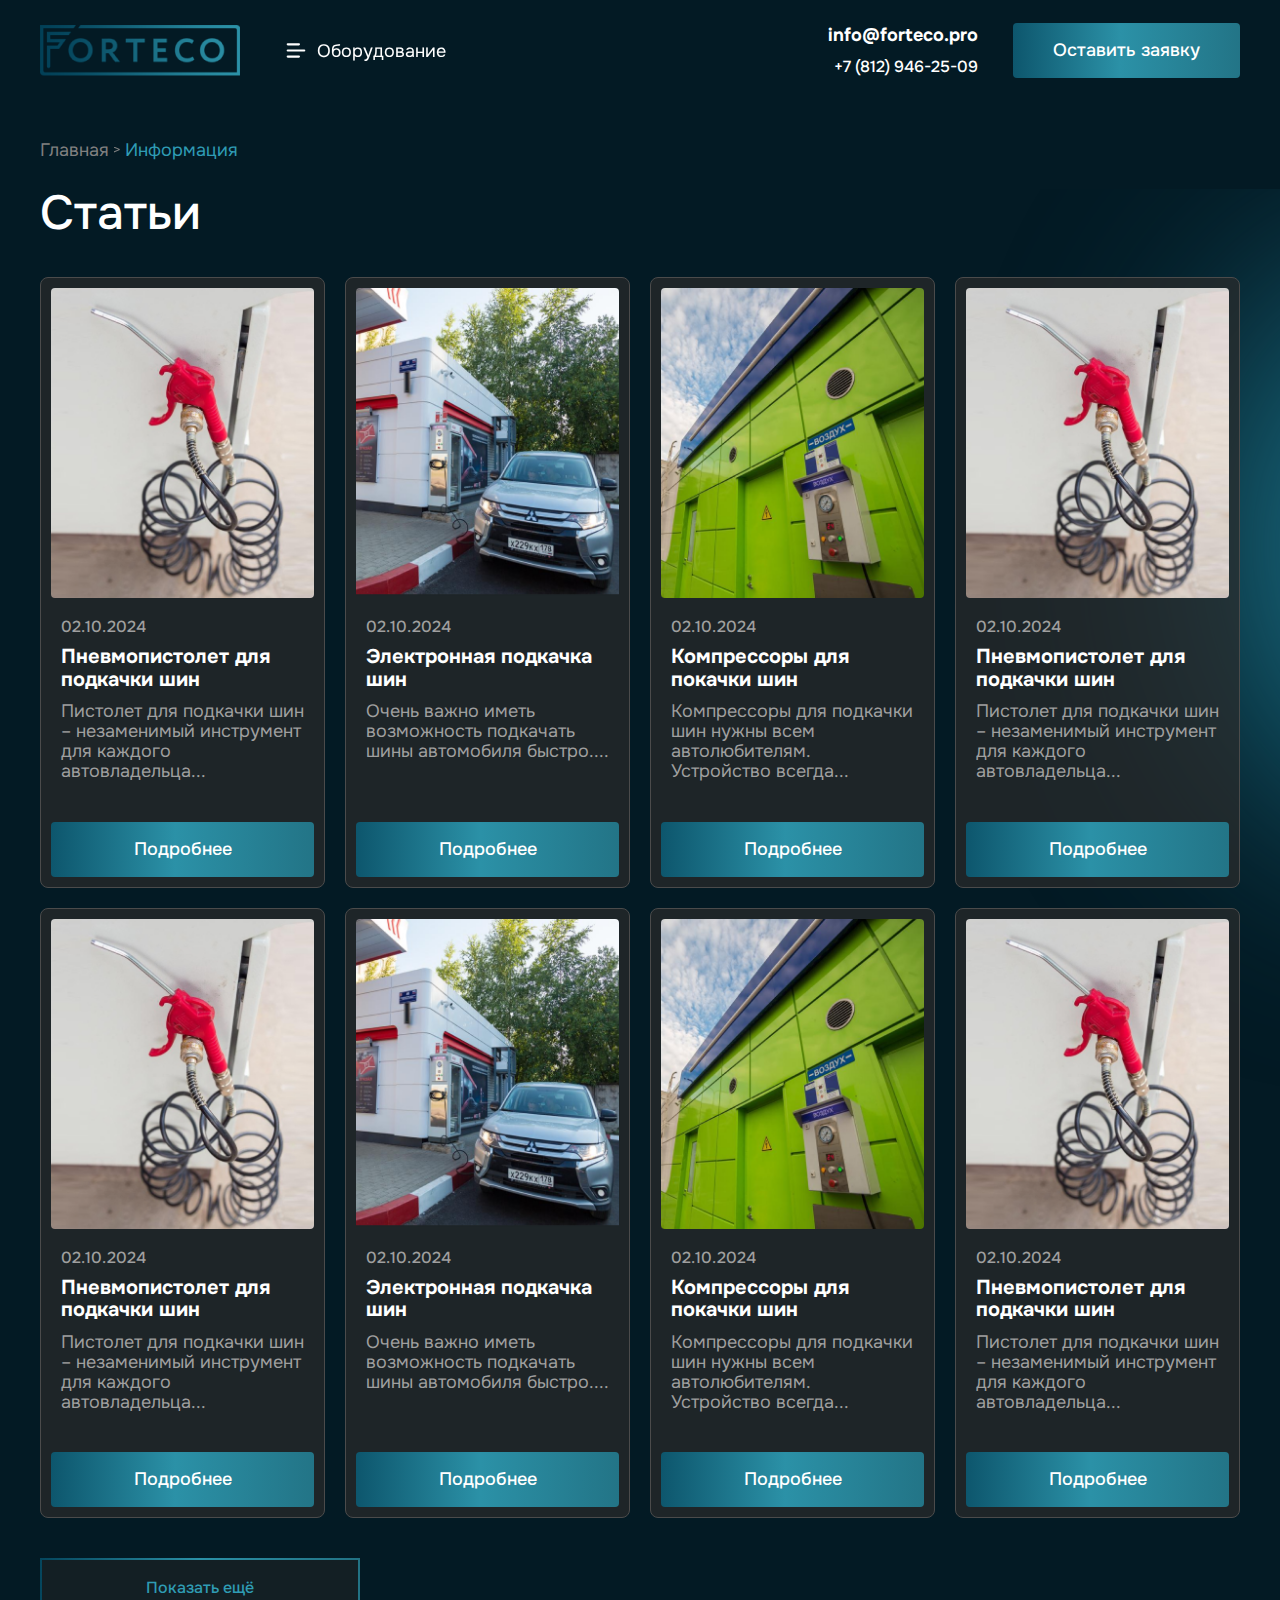
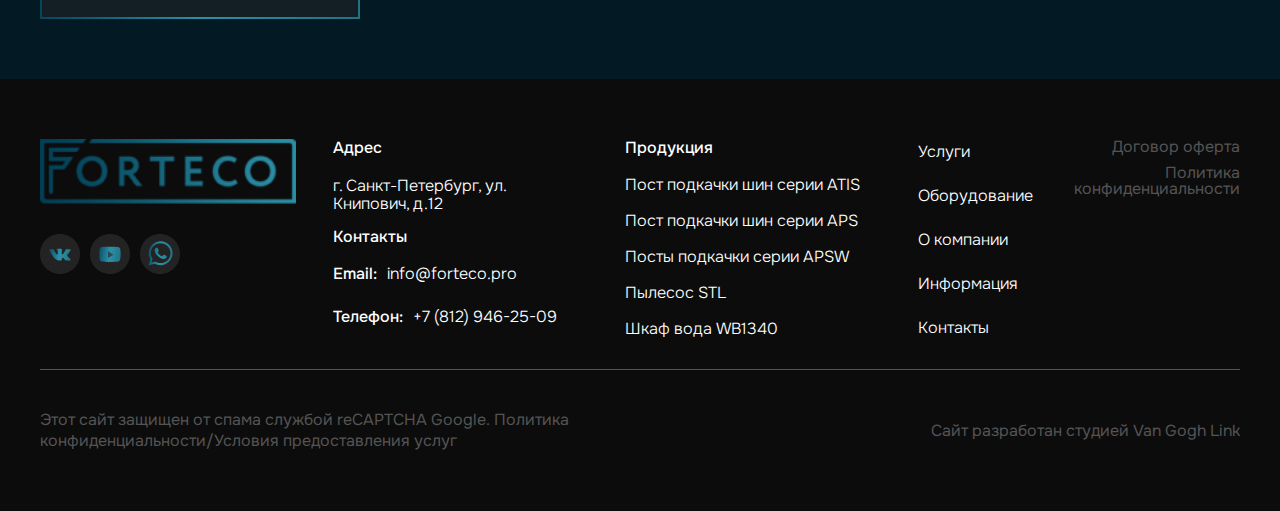
<file: articles.html>
<!DOCTYPE html>
<html lang="ru">
  <head>
    <title>forteco</title>
    <meta charset="utf-8">
    <meta name="viewport" content="width=device-width, initial-scale=1.0">
    <meta http-equiv="X-UA-Compatible" content="ie=edge">
    <meta name="description" content="">
    <link rel="stylesheet" href="css/style.min.css">
  </head>
  <body>
    <div class="visually-hidden"><svg xmlns="http://www.w3.org/2000/svg" xmlns:xlink="http://www.w3.org/1999/xlink"><defs>
<filter id="filter0_f_676_5001" x="-64" y="-109" width="1378" height="1126" filterUnits="userSpaceOnUse" color-interpolation-filters="sRGB">
<feFlood flood-opacity="0" result="BackgroundImageFix"/>
<feBlend mode="normal" in="SourceGraphic" in2="BackgroundImageFix" result="shape"/>
<feGaussianBlur stdDeviation="150" result="effect1_foregroundBlur_676_5001"/>
</filter>
<linearGradient id="paint0_linear_676_5001" x1="386.288" y1="272.642" x2="819.271" y2="300.689" gradientUnits="userSpaceOnUse">
<stop stop-color="#298DA3"/>
<stop offset="0.9999" stop-color="#07536D"/>
<stop offset="1" stop-color="#074960"/>
</linearGradient>

<linearGradient id="paint0_linear_448_2711" x1="40.96" y1="78" x2="97.6654" y2="83.2959" gradientUnits="userSpaceOnUse">
<stop offset="0.015" stop-color="#05465D"/>
<stop offset="0.52" stop-color="#2B91A7"/>
<stop offset="1" stop-color="#227284"/>
</linearGradient>

<filter id="filter0_f_1106_1708" x="-273" y="-215" width="876" height="918" filterUnits="userSpaceOnUse" color-interpolation-filters="sRGB">
<feFlood flood-opacity="0" result="BackgroundImageFix"/>
<feBlend mode="normal" in="SourceGraphic" in2="BackgroundImageFix" result="shape"/>
<feGaussianBlur stdDeviation="150" result="effect1_foregroundBlur_1106_1708"/>
</filter>

<filter id="filter0_f_418_569" x="0" y="0" width="1543" height="873" filterUnits="userSpaceOnUse" color-interpolation-filters="sRGB">
<feFlood flood-opacity="0" result="BackgroundImageFix"/>
<feBlend mode="normal" in="SourceGraphic" in2="BackgroundImageFix" result="shape"/>
<feGaussianBlur stdDeviation="150" result="effect1_foregroundBlur_418_569"/>
</filter>
<linearGradient id="paint0_linear_418_569" x1="343.542" y1="372.861" x2="1046.1" y2="605.366" gradientUnits="userSpaceOnUse">
<stop stop-color="#298DA3"/>
<stop offset="0.9999" stop-color="#07536D"/>
<stop offset="1" stop-color="#074960"/>
</linearGradient>

<filter id="filter0_f_418_567" x="-727" y="0" width="1126" height="1378" filterUnits="userSpaceOnUse" color-interpolation-filters="sRGB">
<feFlood flood-opacity="0" result="BackgroundImageFix"/>
<feBlend mode="normal" in="SourceGraphic" in2="BackgroundImageFix" result="shape"/>
<feGaussianBlur stdDeviation="150" result="effect1_foregroundBlur_418_567"/>
</filter>
<linearGradient id="paint0_linear_418_567" x1="-402.712" y1="507.642" x2="30.2711" y2="535.689" gradientUnits="userSpaceOnUse">
<stop stop-color="#298DA3"/>
<stop offset="0.9999" stop-color="#07536D"/>
<stop offset="1" stop-color="#074960"/>
</linearGradient>

<filter id="filter0_f_418_568" x="0" y="0" width="1126" height="1378" filterUnits="userSpaceOnUse" color-interpolation-filters="sRGB">
<feFlood flood-opacity="0" result="BackgroundImageFix"/>
<feBlend mode="normal" in="SourceGraphic" in2="BackgroundImageFix" result="shape"/>
<feGaussianBlur stdDeviation="150" result="effect1_foregroundBlur_418_568"/>
</filter>
<linearGradient id="paint0_linear_418_568" x1="324.288" y1="507.642" x2="757.271" y2="535.689" gradientUnits="userSpaceOnUse">
<stop stop-color="#298DA3"/>
<stop offset="0.9999" stop-color="#07536D"/>
<stop offset="1" stop-color="#074960"/>
</linearGradient>

<filter id="filter0_f_529_1030" x="-289" y="-300" width="849" height="955" filterUnits="userSpaceOnUse" color-interpolation-filters="sRGB">
<feFlood flood-opacity="0" result="BackgroundImageFix"/>
<feBlend mode="normal" in="SourceGraphic" in2="BackgroundImageFix" result="shape"/>
<feGaussianBlur stdDeviation="150" result="effect1_foregroundBlur_529_1030"/>
</filter>

<filter id="filter0_f_573_703" x="-260" y="-253" width="980" height="1041" filterUnits="userSpaceOnUse" color-interpolation-filters="sRGB">
<feFlood flood-opacity="0" result="BackgroundImageFix"/>
<feBlend mode="normal" in="SourceGraphic" in2="BackgroundImageFix" result="shape"/>
<feGaussianBlur stdDeviation="150" result="effect1_foregroundBlur_573_703"/>
</filter>

<linearGradient id="paint0_linear_448_3117" x1="1.7095" y1="23.5353" x2="35.1235" y2="26.6559" gradientUnits="userSpaceOnUse">
<stop offset="0.015" stop-color="#05465D"/>
<stop offset="0.52" stop-color="#2B91A7"/>
<stop offset="1" stop-color="#227284"/>
</linearGradient>

<filter id="filter0_f_2013_859" x="-118" y="-34" width="676" height="676" filterUnits="userSpaceOnUse" color-interpolation-filters="sRGB">
<feFlood flood-opacity="0" result="BackgroundImageFix"/>
<feBlend mode="normal" in="SourceGraphic" in2="BackgroundImageFix" result="shape"/>
<feGaussianBlur stdDeviation="100" result="effect1_foregroundBlur_2013_859"/>
</filter>

<filter id="filter0_f_2013_33" x="-218" y="-134" width="876" height="876" filterUnits="userSpaceOnUse" color-interpolation-filters="sRGB">
<feFlood flood-opacity="0" result="BackgroundImageFix"/>
<feBlend mode="normal" in="SourceGraphic" in2="BackgroundImageFix" result="shape"/>
<feGaussianBlur stdDeviation="150" result="effect1_foregroundBlur_2013_33"/>
</filter>

<filter id="filter0_f_2013_225" x="-218" y="-134" width="876" height="876" filterUnits="userSpaceOnUse" color-interpolation-filters="sRGB">
<feFlood flood-opacity="0" result="BackgroundImageFix"/>
<feBlend mode="normal" in="SourceGraphic" in2="BackgroundImageFix" result="shape"/>
<feGaussianBlur stdDeviation="150" result="effect1_foregroundBlur_2013_225"/>
</filter>

<filter id="filter0_f_676_4228" x="0" y="-136" width="1301" height="1106" filterUnits="userSpaceOnUse" color-interpolation-filters="sRGB">
<feFlood flood-opacity="0" result="BackgroundImageFix"/>
<feBlend mode="normal" in="SourceGraphic" in2="BackgroundImageFix" result="shape"/>
<feGaussianBlur stdDeviation="150" result="effect1_foregroundBlur_676_4228"/>
</filter>
<linearGradient id="paint0_linear_676_4228" x1="197.187" y1="480.25" x2="1018.79" y2="586.553" gradientUnits="userSpaceOnUse">
<stop offset="0.015" stop-color="#05465D"/>
<stop offset="0.52" stop-color="#2B91A7"/>
<stop offset="1" stop-color="#227284"/>
</linearGradient>

<filter id="filter0_f_676_4093" x="0" y="-118" width="1455" height="1106" filterUnits="userSpaceOnUse" color-interpolation-filters="sRGB">
<feFlood flood-opacity="0" result="BackgroundImageFix"/>
<feBlend mode="normal" in="SourceGraphic" in2="BackgroundImageFix" result="shape"/>
<feGaussianBlur stdDeviation="150" result="effect1_foregroundBlur_676_4093"/>
</filter>
<linearGradient id="paint0_linear_676_4093" x1="339.479" y1="317.047" x2="1028.19" y2="428.542" gradientUnits="userSpaceOnUse">
<stop stop-color="#298DA3"/>
<stop offset="0.9999" stop-color="#07536D"/>
<stop offset="1" stop-color="#074960"/>
</linearGradient>

<filter id="filter0_f_676_4127" x="-120" y="-109" width="540" height="276" filterUnits="userSpaceOnUse" color-interpolation-filters="sRGB">
<feFlood flood-opacity="0" result="BackgroundImageFix"/>
<feBlend mode="normal" in="SourceGraphic" in2="BackgroundImageFix" result="shape"/>
<feGaussianBlur stdDeviation="60" result="effect1_foregroundBlur_676_4127"/>
</filter>

<linearGradient id="paint0_linear_483_694" x1="-7.04" y1="30" x2="49.6654" y2="35.2959" gradientUnits="userSpaceOnUse">
<stop offset="0.015" stop-color="#05465D"/>
<stop offset="0.52" stop-color="#2B91A7"/>
<stop offset="1" stop-color="#227284"/>
</linearGradient>

<filter id="filter0_f_787_2770" x="-145" y="-112" width="590" height="282" filterUnits="userSpaceOnUse" color-interpolation-filters="sRGB">
<feFlood flood-opacity="0" result="BackgroundImageFix"/>
<feBlend mode="normal" in="SourceGraphic" in2="BackgroundImageFix" result="shape"/>
<feGaussianBlur stdDeviation="60" result="effect1_foregroundBlur_787_2770"/>
</filter>

<linearGradient id="paint0_linear_676_5478" x1="4.27376" y1="58.8388" x2="87.8088" y2="66.6404" gradientUnits="userSpaceOnUse">
<stop offset="0.015" stop-color="#05465D"/>
<stop offset="0.52" stop-color="#2B91A7"/>
<stop offset="1" stop-color="#227284"/>
</linearGradient>

<filter id="filter0_f_676_5241" x="-329" y="-354" width="1253" height="1403" filterUnits="userSpaceOnUse" color-interpolation-filters="sRGB">
<feFlood flood-opacity="0" result="BackgroundImageFix"/>
<feBlend mode="normal" in="SourceGraphic" in2="BackgroundImageFix" result="shape"/>
<feGaussianBlur stdDeviation="225" result="effect1_foregroundBlur_676_5241"/>
</filter>

<linearGradient id="paint0_linear_2013_124" x1="-7.00835" y1="31.1871" x2="51.4662" y2="36.6483" gradientUnits="userSpaceOnUse">
<stop offset="0.015" stop-color="#05465D"/>
<stop offset="0.52" stop-color="#2B91A7"/>
<stop offset="1" stop-color="#227284"/>
</linearGradient>

<linearGradient id="paint0_linear_787_4977" x1="-7.00838" y1="31.1871" x2="51.4661" y2="36.6483" gradientUnits="userSpaceOnUse">
<stop offset="0.015" stop-color="#05465D"/>
<stop offset="0.52" stop-color="#2B91A7"/>
<stop offset="1" stop-color="#227284"/>
</linearGradient>

<linearGradient id="paint0_linear_787_4970" x1="-7.00837" y1="31.1871" x2="51.4661" y2="36.6483" gradientUnits="userSpaceOnUse">
<stop offset="0.015" stop-color="#05465D"/>
<stop offset="0.52" stop-color="#2B91A7"/>
<stop offset="1" stop-color="#227284"/>
</linearGradient>

<linearGradient id="paint0_linear_787_4963" x1="-7.00838" y1="31.1871" x2="51.4661" y2="36.6483" gradientUnits="userSpaceOnUse">
<stop offset="0.015" stop-color="#05465D"/>
<stop offset="0.52" stop-color="#2B91A7"/>
<stop offset="1" stop-color="#227284"/>
</linearGradient>

<linearGradient id="paint0_linear_676_4102" x1="2.13688" y1="29.4194" x2="43.9044" y2="33.3202" gradientUnits="userSpaceOnUse">
<stop offset="0.015" stop-color="#05465D"/>
<stop offset="0.52" stop-color="#2B91A7"/>
<stop offset="1" stop-color="#227284"/>
</linearGradient>

<linearGradient id="paint0_linear_1073_660" x1="6.20412" y1="22.1334" x2="30.9384" y2="26.2584" gradientUnits="userSpaceOnUse">
<stop offset="0.015" stop-color="#05465D"/>
<stop offset="0.52" stop-color="#2B91A7"/>
<stop offset="1" stop-color="#227284"/>
</linearGradient>

<linearGradient id="hover-gradient" x1="6.20412" y1="22.1334" x2="30.9384" y2="26.2584" gradientUnits="userSpaceOnUse">
<stop offset="0.015" stop-color="#05465D"/>
<stop offset="0.52" stop-color="#2B91A7"/>
<stop offset="1" stop-color="#227284"/>
</linearGradient>

<linearGradient id="paint0_linear_1073_669" x1="5.16384" y1="22.3332" x2="33.3832" y2="24.9561" gradientUnits="userSpaceOnUse">
<stop offset="0.015" stop-color="#05465D"/>
<stop offset="0.52" stop-color="#2B91A7"/>
<stop offset="1" stop-color="#227284"/>
</linearGradient>

<linearGradient id="paint0_linear_1073_664" x1="6.20412" y1="22.2501" x2="31.2043" y2="25.4986" gradientUnits="userSpaceOnUse">
<stop offset="0.015" stop-color="#05465D"/>
<stop offset="0.52" stop-color="#2B91A7"/>
<stop offset="1" stop-color="#227284"/>
</linearGradient>
</defs><symbol id="404" viewBox="0 0 1314 1017"><g fill="none">
<g filter="url(#filter0_f_676_5001)">
<ellipse cx="625" cy="454" rx="263" ry="389" transform="rotate(90 625 454)" fill="url(#paint0_linear_676_5001)"/>
</g>

</g></symbol><symbol id="arow-left" viewBox="0 0 48 48"><g fill="none">
<rect x="47" y="47" width="46" height="46" rx="23" transform="rotate(-180 47 47)" fill="#242323" fill-opacity="1"/>
<rect x="47" y="47" width="46" height="46" rx="23" transform="rotate(-180 47 47)" stroke="url(#paint0_linear_448_2711)" stroke-width="2"/>
<path d="M27 30L21 24L27 18" stroke="white" stroke-width="2" stroke-linecap="round"/>

</g></symbol><symbol id="arrow-b" viewBox="0 0 6 6"><g fill="none">
	<desc>
			Created with Pixso.
	</desc>
	
	<path id="&gt;" d="M-0.09 0.78L4.43 2.55L-0.09 4.34L-0.09 5.66L5.75 3.06L5.75 2.07L-0.09 -0.52L-0.09 0.78Z" fill="gray" fill-opacity="1.000000" fill-rule="evenodd"/>
</g></symbol><symbol id="bg-card" viewBox="0 0 310 571"><g fill="none">
<g filter="url(#filter0_f_1106_1708)">
<ellipse cx="165" cy="244" rx="138" ry="159" fill="#2F9CB4"/>
</g>

</g></symbol><symbol id="bg-centr" viewBox="0 0 1543 873"><g fill="none">
<g opacity="0.5" filter="url(#filter0_f_418_569)">
<ellipse cx="771.5" cy="436.5" rx="471.5" ry="136.5" fill="url(#paint0_linear_418_569)"/>
</g>

</g></symbol><symbol id="bg-left" viewBox="0 0 399 1378"><g fill="none">
<g filter="url(#filter0_f_418_567)">
<ellipse cx="-164" cy="689" rx="263" ry="389" fill="url(#paint0_linear_418_567)"/>
</g>

</g></symbol><symbol id="bg-right" viewBox="0 0 398 1378"><g fill="none">
<g filter="url(#filter0_f_418_568)">
<ellipse cx="563" cy="689" rx="263" ry="389" fill="url(#paint0_linear_418_568)"/>
</g>

</g></symbol><symbol id="bg-sublist" viewBox="0 0 308 355"><g fill="none">
<g filter="url(#filter0_f_529_1030)">
<ellipse cx="135.5" cy="177.5" rx="124.5" ry="177.5" fill="#2F9CB4"/>
</g>

</g></symbol><symbol id="card-bg" viewBox="0 0 440 221"><g fill="none">
<g filter="url(#filter0_f_573_703)">
<ellipse cx="230" cy="267.5" rx="190" ry="220.5" fill="#2F9CB4"/>
</g>

</g></symbol><symbol id="check" viewBox="0 0 40 40"><g fill="none">
<circle cx="20" cy="19.9998" r="13.1421" transform="rotate(135 20 19.9998)" stroke="url(#paint0_linear_448_3117)" stroke-width="2"/>
<path d="M14.7168 18.9432L18.9429 23.1692L25.2819 16.8302" stroke="white" stroke-width="2" stroke-linecap="round"/>

</g></symbol><symbol id="close-icon" viewBox="0 0 12 12"><g fill="none">
<path d="M0.666016 0.667236L5.99935 6.00057L0.666016 11.3339" stroke="white" stroke-width="1.33338" stroke-linecap="round"/>
<path d="M11.333 0.667236L5.99967 6.00057L11.333 11.3339" stroke="white" stroke-width="1.33338" stroke-linecap="round"/>
</g></symbol><symbol id="elipse-bg1" viewBox="0 0 440 520"><g fill="none">
<g filter="url(#filter0_f_2013_859)">
<circle cx="220" cy="304" r="138" fill="#2F9CB4"/>
</g>

</g></symbol><symbol id="elipse-bg2" viewBox="0 0 440 520"><g fill="none">
<g opacity="0.7" filter="url(#filter0_f_2013_33)">
<circle cx="220" cy="304" r="138" fill="#993CF6"/>
</g>

</g></symbol><symbol id="elipse-bg3" viewBox="0 0 440 520"><g fill="none">
<g filter="url(#filter0_f_2013_225)">
<circle cx="220" cy="304" r="138" fill="#2E7EF7"/>
</g>

</g></symbol><symbol id="elipse-form" viewBox="0 0 1260 831"><g fill="none">
<g opacity="0.3" filter="url(#filter0_f_676_4228)">
<path d="M1001 417C1001 556.728 844.076 670 650.5 670C456.924 670 300 556.728 300 417C300 277.272 456.924 164 650.5 164C844.076 164 1001 277.272 1001 417Z" fill="url(#paint0_linear_676_4228)"/>
</g>

</g></symbol><symbol id="ellipse-intro" viewBox="0 0 971 988"><g fill="none">
<g filter="url(#filter0_f_676_4093)">
<ellipse cx="727.5" cy="435" rx="427.5" ry="253" fill="url(#paint0_linear_676_4093)"/>
</g>

</g></symbol><symbol id="ellipse" viewBox="0 0 300 56"><g fill="none">
<g filter="url(#filter0_f_676_4127)">
<ellipse cx="150" cy="18" rx="150" ry="18" transform="matrix(1 0 0 -1 0 47)" fill="#2F9CB4"/>
</g>

</g></symbol><symbol id="exit" viewBox="0 0 48 48"><g fill="none">
<rect x="0.5" y="0.5" width="47" height="47" rx="23.5" fill="#2E2E2E" fill-opacity="0.7"/>
<rect x="0.5" y="0.5" width="47" height="47" rx="23.5" stroke="url(#paint0_linear_483_694)"/>
<path d="M16 16L24 24L16 32" stroke="white" stroke-width="2" stroke-linecap="round"/>
<path d="M32 16L24 24L32 32" stroke="white" stroke-width="2" stroke-linecap="round"/>

</g></symbol><symbol id="hover" viewBox="0 0 300 56"><g fill="none">
<g filter="url(#filter0_f_787_2770)">
<ellipse cx="175" cy="21" rx="175" ry="21" transform="matrix(1 0 0 -1 -25 50)" fill="#2F9CB4"/>
</g>

</g></symbol><symbol id="letter" viewBox="0 0 24 31"><g fill="none">
<path d="M15.599 0H0V30.75H24V8.42387L15.599 0ZM15.3333 8.69022V1.6033L22.401 8.69022H15.3333Z" fill="#2F9CB4"/>
</g></symbol><symbol id="menu-button" viewBox="0 0 32 32"><g fill="none">
<rect x="6.66699" y="20.5334" width="13.3333" height="2.13333" rx="1.06667" fill="white"/>
<rect x="6.66699" y="14.3999" width="18.6667" height="2.13333" rx="1.06667" fill="white"/>
<rect x="6.66699" y="8.2666" width="13.3333" height="2.13333" rx="1.06667" fill="white"/>
</g></symbol><symbol id="modal-thanks" viewBox="0 0 100 100"><g fill="none">
<circle cx="50" cy="50" r="34.8553" transform="rotate(135 50 50)" stroke="url(#paint0_linear_676_5478)"/>
<path d="M36.793 47.3582L47.3582 57.9233L63.2058 42.0757" stroke="white" stroke-width="2" stroke-linecap="round"/>

</g></symbol><symbol id="modal" viewBox="0 0 600 676"><g fill="none">
<g filter="url(#filter0_f_676_5241)">
<ellipse cx="297.5" cy="347.5" rx="176.5" ry="251.5" fill="#2F9CB4"/>
</g>

</g></symbol><symbol id="num1" viewBox="0 0 50 50"><g fill="none">
<circle cx="25" cy="25" r="23.7487" stroke="url(#paint0_linear_2013_124)" stroke-width="2"/>
<path d="M26.7201 33H23.9361V19.944H20.4801V18.048C21.4241 18.016 22.2561 17.864 22.9761 17.592C23.6961 17.304 24.2641 16.784 24.6801 16.032H26.7201V33Z" fill="white"/>

</g></symbol><symbol id="num2" viewBox="0 0 50 50"><g fill="none">
<circle cx="25" cy="25" r="23.7487" stroke="url(#paint0_linear_787_4977)" stroke-width="2"/>
<path d="M23.28 26.664C23.664 26.328 24.088 25.96 24.552 25.56C25.032 25.16 25.48 24.744 25.896 24.312C26.328 23.864 26.68 23.384 26.952 22.872C27.24 22.36 27.384 21.808 27.384 21.216C27.384 20.352 27.128 19.656 26.616 19.128C26.104 18.6 25.368 18.336 24.408 18.336C23.64 18.336 22.992 18.512 22.464 18.864C21.936 19.216 21.608 19.688 21.48 20.28H18.744C18.808 19.544 19.008 18.888 19.344 18.312C19.696 17.736 20.136 17.264 20.664 16.896C21.192 16.528 21.768 16.264 22.392 16.104C23.032 15.928 23.76 15.84 24.576 15.84C25.344 15.84 26.064 15.944 26.736 16.152C27.408 16.36 27.992 16.672 28.488 17.088C29 17.504 29.4 18.032 29.688 18.672C29.992 19.296 30.144 20.032 30.144 20.88C30.144 21.552 30.056 22.168 29.88 22.728C29.704 23.288 29.464 23.808 29.16 24.288C28.856 24.768 28.504 25.216 28.104 25.632C27.72 26.048 27.312 26.44 26.88 26.808C26.304 27.304 25.792 27.736 25.344 28.104C24.912 28.456 24.52 28.776 24.168 29.064C23.816 29.352 23.496 29.616 23.208 29.856C22.92 30.08 22.648 30.304 22.392 30.528H30.144V33H18.6V30.72L23.28 26.664Z" fill="white"/>

</g></symbol><symbol id="num3" viewBox="0 0 50 50"><g fill="none">
<circle cx="25" cy="25" r="23.7487" stroke="url(#paint0_linear_787_4970)" stroke-width="2"/>
<path d="M25.056 33.168C24.272 33.168 23.52 33.088 22.8 32.928C22.08 32.752 21.432 32.488 20.856 32.136C20.296 31.768 19.816 31.296 19.416 30.72C19.032 30.144 18.784 29.448 18.672 28.632H21.48C21.608 29.048 21.8 29.384 22.056 29.64C22.312 29.896 22.6 30.104 22.92 30.264C23.256 30.424 23.608 30.536 23.976 30.6C24.344 30.648 24.704 30.672 25.056 30.672C25.424 30.672 25.808 30.64 26.208 30.576C26.608 30.496 26.968 30.36 27.288 30.168C27.624 29.976 27.896 29.712 28.104 29.376C28.328 29.024 28.44 28.568 28.44 28.008C28.44 27.496 28.336 27.08 28.128 26.76C27.936 26.44 27.672 26.192 27.336 26.016C27.016 25.84 26.648 25.72 26.232 25.656C25.832 25.592 25.424 25.56 25.008 25.56H23.328V23.208H24.312C24.696 23.208 25.096 23.168 25.512 23.088C25.928 23.008 26.304 22.872 26.64 22.68C26.992 22.488 27.272 22.232 27.48 21.912C27.704 21.592 27.816 21.192 27.816 20.712C27.816 20.248 27.736 19.864 27.576 19.56C27.416 19.24 27.2 18.992 26.928 18.816C26.656 18.624 26.344 18.496 25.992 18.432C25.656 18.352 25.296 18.312 24.912 18.312C24.256 18.312 23.64 18.464 23.064 18.768C22.488 19.056 22.112 19.568 21.936 20.304H19.2C19.296 19.52 19.512 18.848 19.848 18.288C20.184 17.712 20.616 17.248 21.144 16.896C21.672 16.528 22.264 16.256 22.92 16.08C23.592 15.904 24.296 15.816 25.032 15.816C25.752 15.816 26.44 15.896 27.096 16.056C27.768 16.216 28.36 16.472 28.872 16.824C29.384 17.176 29.792 17.64 30.096 18.216C30.4 18.776 30.552 19.464 30.552 20.28C30.552 20.952 30.384 21.616 30.048 22.272C29.728 22.928 29.128 23.48 28.248 23.928C29.256 24.2 30.008 24.696 30.504 25.416C31 26.12 31.248 26.976 31.248 27.984C31.248 28.912 31.072 29.704 30.72 30.36C30.384 31 29.936 31.536 29.376 31.968C28.832 32.384 28.184 32.688 27.432 32.88C26.68 33.072 25.888 33.168 25.056 33.168Z" fill="white"/>

</g></symbol><symbol id="num4" viewBox="0 0 50 50"><g fill="none">
<circle cx="25" cy="25" r="23.7487" stroke="url(#paint0_linear_787_4963)" stroke-width="2"/>
<path d="M28.408 16.032V27.288H30.352V29.736H28.408V33H25.648V29.736H16.888V27.744L24.832 16.032H28.408ZM20.104 27.288H25.648V18.984L20.104 27.288Z" fill="white"/>

</g></symbol><symbol id="ok" viewBox="0 0 50 50"><g fill="none">
<circle cx="25" cy="25" r="17.1777" transform="rotate(135 25 25)" stroke="url(#paint0_linear_676_4102)"/>
<path d="M18.3975 23.6791L23.6801 28.9616L31.6039 21.0378" stroke="white" stroke-width="2" stroke-linecap="round"/>

</g></symbol><symbol id="switch" viewBox="0 0 11 8"><g fill="none">
<path d="M1 2.77046L4.29513 6.06554L9.23775 1.12292" stroke="white" stroke-width="1.55942" stroke-linecap="round"/>
</g></symbol><symbol id="VK" viewBox="0 0 40 40"><g fill="none">
<path d="M0 20C0 8.9543 8.9543 0 20 0C31.0457 0 40 8.9543 40 20C40 31.0457 31.0457 40 20 40C8.9543 40 0 31.0457 0 20Z" fill="#2E2E2E" fill-opacity="0.7"/>
<path d="M21.0459 26.5635C21.0459 26.5635 21.4309 26.5215 21.6281 26.3136C21.8086 26.1231 21.8024 25.7636 21.8024 25.7636C21.8024 25.7636 21.7784 24.0849 22.5724 23.837C23.355 23.5933 24.3598 25.4604 25.4261 26.1784C26.2317 26.7212 26.8431 26.6024 26.8431 26.6024L29.6927 26.5635C29.6927 26.5635 31.1827 26.4734 30.4763 25.3232C30.4178 25.2289 30.0641 24.472 28.3581 22.9173C26.5708 21.2898 26.8108 21.553 28.9623 18.7375C30.2728 17.0229 30.7966 15.9762 30.6328 15.5286C30.4773 15.1005 29.5132 15.2142 29.5132 15.2142L26.3057 15.2337C26.3057 15.2337 26.0678 15.2019 25.8915 15.3053C25.7193 15.4067 25.6077 15.6433 25.6077 15.6433C25.6077 15.6433 25.1006 16.9697 24.4234 18.0984C22.995 20.4786 22.4242 20.6046 22.1905 20.4571C21.6469 20.112 21.7825 19.0724 21.7825 18.3339C21.7825 16.0264 22.1394 15.0647 21.0887 14.8158C20.7402 14.7328 20.4835 14.6785 19.5914 14.6693C18.4467 14.658 17.4785 14.6734 16.9296 14.9366C16.5644 15.1118 16.2827 15.503 16.4549 15.5256C16.6667 15.5532 17.1467 15.6526 17.4012 15.9926C17.7299 16.432 17.7184 17.4173 17.7184 17.4173C17.7184 17.4173 17.9073 20.1335 17.2771 20.4704C16.8451 20.7019 16.2524 20.2298 14.9784 18.0697C14.3263 16.9635 13.8338 15.7406 13.8338 15.7406C13.8338 15.7406 13.7389 15.5122 13.5688 15.3893C13.3632 15.2408 13.0763 15.1947 13.0763 15.1947L10.0285 15.2142C10.0285 15.2142 9.57042 15.2265 9.40243 15.4221C9.25323 15.5952 9.39096 15.9547 9.39096 15.9547C9.39096 15.9547 11.7772 21.4353 14.4797 24.1976C16.9578 26.7294 19.7708 26.5635 19.7708 26.5635H21.0459Z" fill="url(#paint0_linear_1073_660)"/>


</g></symbol><symbol id="WhatsApp" viewBox="0 0 40 40"><g fill="none">
<path d="M20 40C31.0457 40 40 31.0457 40 20C40 8.9543 31.0457 0 20 0C8.9543 0 0 8.9543 0 20C0 31.0457 8.9543 40 20 40Z" fill="#2E2E2E" fill-opacity="0.7"/>
<path fill-rule="evenodd" clip-rule="evenodd" d="M20.6596 31.127H20.6546C18.6642 31.1263 16.7085 30.6269 14.9714 29.6795L8.66699 31.3333L10.3542 25.1706C9.31344 23.367 8.76581 21.3212 8.7667 19.2251C8.76931 12.668 14.1043 7.33325 20.6594 7.33325C23.8409 7.33463 26.8268 8.57314 29.0722 10.8211C31.3175 13.0689 32.5534 16.0569 32.5521 19.2345C32.5495 25.7901 27.2166 31.1243 20.6596 31.127ZM15.2635 27.5265L15.6245 27.7407C17.1421 28.6413 18.8818 29.1178 20.6556 29.1185H20.6596C26.1077 29.1185 30.5419 24.6842 30.5441 19.2338C30.5451 16.5926 29.518 14.1092 27.6517 12.2407C25.7855 10.3723 23.3036 9.34286 20.6634 9.34195C15.2111 9.34195 10.7768 13.7758 10.7746 19.2258C10.7739 21.0936 11.2965 22.9125 12.2859 24.4863L12.521 24.8603L11.5224 28.5079L15.2635 27.5265ZM26.244 21.795C26.4513 21.8951 26.5912 21.9628 26.651 22.0625C26.7252 22.1864 26.7252 22.7814 26.4777 23.4756C26.23 24.1697 25.0429 24.8032 24.4719 24.8885C23.96 24.9651 23.3121 24.997 22.6003 24.7708C22.1687 24.6338 21.6152 24.451 20.9063 24.1448C18.1205 22.9419 16.2378 20.2419 15.882 19.7316C15.8571 19.6959 15.8397 19.6709 15.83 19.6579L15.8276 19.6547C15.6703 19.4448 14.6166 18.0389 14.6166 16.5839C14.6166 15.2151 15.289 14.4977 15.5984 14.1674C15.6196 14.1448 15.6391 14.124 15.6566 14.1049C15.929 13.8074 16.2509 13.733 16.449 13.733C16.6471 13.733 16.8454 13.7349 17.0186 13.7436C17.0399 13.7446 17.0621 13.7445 17.0851 13.7444C17.2583 13.7434 17.4742 13.7421 17.6871 14.2537C17.7691 14.4506 17.889 14.7424 18.0154 15.0503C18.2711 15.6728 18.5536 16.3606 18.6033 16.4601C18.6776 16.6088 18.7271 16.7823 18.6281 16.9807C18.6132 17.0105 18.5995 17.0385 18.5863 17.0654C18.5119 17.2172 18.4572 17.329 18.331 17.4764C18.2813 17.5344 18.23 17.5969 18.1787 17.6594C18.0764 17.7839 17.9742 17.9083 17.8852 17.997C17.7364 18.1452 17.5816 18.306 17.7549 18.6035C17.9283 18.901 18.5246 19.874 19.408 20.662C20.3576 21.509 21.183 21.867 21.6013 22.0485C21.683 22.0839 21.7492 22.1126 21.7977 22.1369C22.0948 22.2857 22.2681 22.2608 22.4415 22.0625C22.6148 21.8642 23.1843 21.1948 23.3824 20.8974C23.5804 20.6 23.7786 20.6495 24.0509 20.7486C24.3234 20.8479 25.7843 21.5667 26.0815 21.7154C26.1395 21.7445 26.1937 21.7707 26.244 21.795Z" fill="url(#paint0_linear_1073_669)"/>

</g></symbol><symbol id="Youtube" viewBox="0 0 40 40"><g fill="none">
<path d="M0 20C0 8.9543 8.9543 0 20 0C31.0457 0 40 8.9543 40 20C40 31.0457 31.0457 40 20 40C8.9543 40 0 31.0457 0 20Z" fill="#2E2E2E" fill-opacity="0.7"/>
<path d="M30.2205 15.0611C29.9752 14.1186 29.2523 13.3764 28.3343 13.1245C26.6708 12.6667 19.9997 12.6667 19.9997 12.6667C19.9997 12.6667 13.3285 12.6667 11.6649 13.1245C10.7469 13.3764 10.024 14.1186 9.7787 15.0611C9.33301 16.7693 9.33301 20.3334 9.33301 20.3334C9.33301 20.3334 9.33301 23.8974 9.7787 25.6057C10.024 26.5482 10.7469 27.2904 11.6649 27.5424C13.3285 28.0001 19.9997 28.0001 19.9997 28.0001C19.9997 28.0001 26.6708 28.0001 28.3343 27.5424C29.2523 27.2904 29.9752 26.5482 30.2205 25.6057C30.6663 23.8974 30.6663 20.3334 30.6663 20.3334C30.6663 20.3334 30.6663 16.7693 30.2205 15.0611Z" fill="url(#paint0_linear_1073_664)"/>
<path d="M18 23.9999V17.3333L23.3333 20.6667L18 23.9999Z" fill="#2E2E2E" fill-opacity="0.7"/>

</g></symbol></svg>
    </div>
    <div class="wrapper">
      <header class="header" data-header data-media="(max-width: 1023px)">
        <div class="container">
          <div class="header__wrapper"><a class="header__logo" href="/" aria-label="Переход на главную"><img class="header__logo-img" src="img/content/logo.png" alt="Лого"></a>
            <nav class="main-nav"><ul class="main-nav__list" data-header-accordion>
<li class="main-nav__item menu-item-has-children"><a class="main-nav__link" href="">
                Оборудование<svg width="32" height="32" viewBox="0 0 32 32" fill="none" xmlns="http://www.w3.org/2000/svg">
<rect x="6.66699" y="20.5334" width="13.3333" height="2.13333" rx="1.06667" fill="white"/>
<rect x="6.66699" y="14.3999" width="18.6667" height="2.13333" rx="1.06667" fill="white"/>
<rect x="6.66699" y="8.2666" width="13.3333" height="2.13333" rx="1.06667" fill="white"/>
</svg></a><ul class="main-nav__sublist">
<li class="main-nav__subitem">
<a class="main-nav__sublink" href="#">Посты подкачки шин</a>
</li>
<li class="main-nav__subitem">
<a class="main-nav__sublink" href="#">Шкафы</a>
</li>
<li class="main-nav__subitem">
<a class="main-nav__sublink" href="#">Пылесосы</a>
</li>
<li class="main-nav__subitem">
<a class="main-nav__sublink" href="#">Хоз-быт</a>
</li>
<li class="main-nav__subitem">
<a class="main-nav__sublink" href="#">Обслуживание автомобильных ковров</a>
</li>
<li class="main-nav__subitem">
<a class="main-nav__sublink" href="#">Все категории</a>
</li>
</ul>
</li>
</ul>
              <div class="header__right">
                <div class="main-nav__contacts"><a class="main-nav__email" href="mailto:info@forteco.pro">info@forteco.pro</a><a class="main-nav__phone" href="tel:+78129462509">+7 (812) 946-25-09</a></div>
                <button class="header__btn">Оставить заявку</button>
              </div>
            </nav>
          </div>
        </div>
      </header>
      <main>
        <div class="breadcrumbs">
          <div class="container">
            <ul class="list-reset breadcrumbs__list">
              <li class="breadcrumbs__item"><a class="breadcrumbs__link" href="#">Главная</a>
                <svg width="16" height="16" aria-hidden="true">
                  <use xlink:href="#arrow-b"></use>
                </svg>
              </li>
              <li class="breadcrumbs__item"><a class="breadcrumbs__link" href="#">Информация</a>
                <svg width="16" height="16" aria-hidden="true">
                  <use xlink:href="#arrow-b"></use>
                </svg>
              </li>
            </ul>
          </div>
        </div>
        <section class="articles-page">
          <div class="mainly__bg"><img class="mainly__img" src="img/sprite/bg-right.svg"></div>
          <div class="articles-page__content"> 
            <h1 class="articles-page__title">Статьи</h1>
            <ul class="articles-page__list articles__list">
              <li class="articles__item"> <a class="articles__link-content" href="#">
                  <div class="articles__image"> <img src="img/content/art1.png" alt="Фото к статье"></div>
                  <div class="articles__info"> 
                    <p class="articles__date"> 02.10.2024</p>
                    <p class="articles__name">Пневмопистолет для подкачки шин</p>
                    <p class="articles__desc">Пистолет для подкачки шин – незаменимый инструмент для каждого автовладельца...</p>
                  </div>
                  <div class="articles__more">
                    <button class="header__btn" type="button">Подробнее</button>
                  </div></a></li>
              <li class="articles__item"><a class="articles__link-content" href="#">
                  <div class="articles__image"> <img src="img/content/art2.png" alt="Фото к статье"></div>
                  <div class="articles__info"> 
                    <p class="articles__date"> 02.10.2024</p>
                    <p class="articles__name">Электронная подкачка шин</p>
                    <p class="articles__desc">Очень важно иметь возможность подкачать шины автомобиля быстро....</p>
                  </div>
                  <div class="articles__more">
                    <button class="header__btn" type="button">Подробнее</button>
                  </div></a></li>
              <li class="articles__item"><a class="articles__link-content" href="#">
                  <div class="articles__image"> <img src="img/content/art3.png" alt="Фото к статье"></div>
                  <div class="articles__info"> 
                    <p class="articles__date"> 02.10.2024</p>
                    <p class="articles__name">Компрессоры для покачки шин</p>
                    <p class="articles__desc">Компрессоры для подкачки шин нужны всем автолюбителям. Устройство всегда...</p>
                  </div>
                  <div class="articles__more">
                    <button class="header__btn" type="button">Подробнее</button>
                  </div></a></li>
              <li class="articles__item"><a class="articles__link-content" href="#">
                  <div class="articles__image"> <img src="img/content/art1.png" alt="Фото к статье"></div>
                  <div class="articles__info"> 
                    <p class="articles__date">02.10.2024</p>
                    <p class="articles__name">Пневмопистолет для подкачки шин</p>
                    <p class="articles__desc">Пистолет для подкачки шин – незаменимый инструмент для каждого автовладельца...</p>
                  </div>
                  <div class="articles__more">
                    <button class="header__btn" type="button">Подробнее</button>
                  </div></a></li>
              <li class="articles__item"> <a class="articles__link-content" href="#">
                  <div class="articles__image"> <img src="img/content/art1.png" alt="Фото к статье"></div>
                  <div class="articles__info"> 
                    <p class="articles__date"> 02.10.2024</p>
                    <p class="articles__name">Пневмопистолет для подкачки шин</p>
                    <p class="articles__desc">Пистолет для подкачки шин – незаменимый инструмент для каждого автовладельца...</p>
                  </div>
                  <div class="articles__more">
                    <button class="header__btn" type="button">Подробнее</button>
                  </div></a></li>
              <li class="articles__item"><a class="articles__link-content" href="#">
                  <div class="articles__image"> <img src="img/content/art2.png" alt="Фото к статье"></div>
                  <div class="articles__info"> 
                    <p class="articles__date"> 02.10.2024</p>
                    <p class="articles__name">Электронная подкачка шин</p>
                    <p class="articles__desc">Очень важно иметь возможность подкачать шины автомобиля быстро....</p>
                  </div>
                  <div class="articles__more">
                    <button class="header__btn" type="button">Подробнее</button>
                  </div></a></li>
              <li class="articles__item"><a class="articles__link-content" href="#">
                  <div class="articles__image"> <img src="img/content/art3.png" alt="Фото к статье"></div>
                  <div class="articles__info"> 
                    <p class="articles__date"> 02.10.2024</p>
                    <p class="articles__name">Компрессоры для покачки шин</p>
                    <p class="articles__desc">Компрессоры для подкачки шин нужны всем автолюбителям. Устройство всегда...</p>
                  </div>
                  <div class="articles__more">
                    <button class="header__btn" type="button">Подробнее</button>
                  </div></a></li>
              <li class="articles__item"><a class="articles__link-content" href="#">
                  <div class="articles__image"> <img src="img/content/art1.png" alt="Фото к статье"></div>
                  <div class="articles__info"> 
                    <p class="articles__date">02.10.2024</p>
                    <p class="articles__name">Пневмопистолет для подкачки шин</p>
                    <p class="articles__desc">Пистолет для подкачки шин – незаменимый инструмент для каждого автовладельца...</p>
                  </div>
                  <div class="articles__more">
                    <button class="header__btn" type="button">Подробнее</button>
                  </div></a></li>
            </ul><a class="mainly__link" href="#">Показать ещё</a>
          </div>
        </section>
      </main>
      <footer class="footer">
        <div class="footer__content">
          <div class="footer__inner"><a class="footer__logo" href="/" aria-label="Переход на главную"><img class="footer__logo-img" src="img/content/logo.png" alt="Лого"></a>
            <div class="footer__icons">
              <div class="footer__social"> <a class="footer__social-link" href="#"><svg width="40" height="40" viewBox="0 0 40 40" fill="none" xmlns="http://www.w3.org/2000/svg">
<path d="M0 20C0 8.9543 8.9543 0 20 0C31.0457 0 40 8.9543 40 20C40 31.0457 31.0457 40 20 40C8.9543 40 0 31.0457 0 20Z" fill="#2E2E2E" fill-opacity="0.7"/>
<path d="M21.0459 26.5635C21.0459 26.5635 21.4309 26.5215 21.6281 26.3136C21.8086 26.1231 21.8024 25.7636 21.8024 25.7636C21.8024 25.7636 21.7784 24.0849 22.5724 23.837C23.355 23.5933 24.3598 25.4604 25.4261 26.1784C26.2317 26.7212 26.8431 26.6024 26.8431 26.6024L29.6927 26.5635C29.6927 26.5635 31.1827 26.4734 30.4763 25.3232C30.4178 25.2289 30.0641 24.472 28.3581 22.9173C26.5708 21.2898 26.8108 21.553 28.9623 18.7375C30.2728 17.0229 30.7966 15.9762 30.6328 15.5286C30.4773 15.1005 29.5132 15.2142 29.5132 15.2142L26.3057 15.2337C26.3057 15.2337 26.0678 15.2019 25.8915 15.3053C25.7193 15.4067 25.6077 15.6433 25.6077 15.6433C25.6077 15.6433 25.1006 16.9697 24.4234 18.0984C22.995 20.4786 22.4242 20.6046 22.1905 20.4571C21.6469 20.112 21.7825 19.0724 21.7825 18.3339C21.7825 16.0264 22.1394 15.0647 21.0887 14.8158C20.7402 14.7328 20.4835 14.6785 19.5914 14.6693C18.4467 14.658 17.4785 14.6734 16.9296 14.9366C16.5644 15.1118 16.2827 15.503 16.4549 15.5256C16.6667 15.5532 17.1467 15.6526 17.4012 15.9926C17.7299 16.432 17.7184 17.4173 17.7184 17.4173C17.7184 17.4173 17.9073 20.1335 17.2771 20.4704C16.8451 20.7019 16.2524 20.2298 14.9784 18.0697C14.3263 16.9635 13.8338 15.7406 13.8338 15.7406C13.8338 15.7406 13.7389 15.5122 13.5688 15.3893C13.3632 15.2408 13.0763 15.1947 13.0763 15.1947L10.0285 15.2142C10.0285 15.2142 9.57042 15.2265 9.40243 15.4221C9.25323 15.5952 9.39096 15.9547 9.39096 15.9547C9.39096 15.9547 11.7772 21.4353 14.4797 24.1976C16.9578 26.7294 19.7708 26.5635 19.7708 26.5635H21.0459Z" fill="url(#paint0_linear_1073_660)"/>
<defs>
<linearGradient id="paint0_linear_1073_660" x1="6.20412" y1="22.1334" x2="30.9384" y2="26.2584" gradientUnits="userSpaceOnUse">
<stop offset="0.015" stop-color="#05465D"/>
<stop offset="0.52" stop-color="#2B91A7"/>
<stop offset="1" stop-color="#227284"/>
</linearGradient>
</defs>
</svg></a><a class="footer__social-link" href="#"><svg width="40" height="40" viewBox="0 0 40 40" fill="none" xmlns="http://www.w3.org/2000/svg">
<path d="M0 20C0 8.9543 8.9543 0 20 0C31.0457 0 40 8.9543 40 20C40 31.0457 31.0457 40 20 40C8.9543 40 0 31.0457 0 20Z" fill="#2E2E2E" fill-opacity="0.7"/>
<path d="M30.2205 15.0611C29.9752 14.1186 29.2523 13.3764 28.3343 13.1245C26.6708 12.6667 19.9997 12.6667 19.9997 12.6667C19.9997 12.6667 13.3285 12.6667 11.6649 13.1245C10.7469 13.3764 10.024 14.1186 9.7787 15.0611C9.33301 16.7693 9.33301 20.3334 9.33301 20.3334C9.33301 20.3334 9.33301 23.8974 9.7787 25.6057C10.024 26.5482 10.7469 27.2904 11.6649 27.5424C13.3285 28.0001 19.9997 28.0001 19.9997 28.0001C19.9997 28.0001 26.6708 28.0001 28.3343 27.5424C29.2523 27.2904 29.9752 26.5482 30.2205 25.6057C30.6663 23.8974 30.6663 20.3334 30.6663 20.3334C30.6663 20.3334 30.6663 16.7693 30.2205 15.0611Z" fill="url(#paint0_linear_1073_664)"/>
<path d="M18 23.9999V17.3333L23.3333 20.6667L18 23.9999Z" fill="#2E2E2E" fill-opacity="0.7"/>
<defs>
<linearGradient id="paint0_linear_1073_664" x1="6.20412" y1="22.2501" x2="31.2043" y2="25.4986" gradientUnits="userSpaceOnUse">
<stop offset="0.015" stop-color="#05465D"/>
<stop offset="0.52" stop-color="#2B91A7"/>
<stop offset="1" stop-color="#227284"/>
</linearGradient>
</defs>
</svg></a><a class="footer__social-link" href="#"><svg width="40" height="40" viewBox="0 0 40 40" fill="none" xmlns="http://www.w3.org/2000/svg">
<path d="M20 40C31.0457 40 40 31.0457 40 20C40 8.9543 31.0457 0 20 0C8.9543 0 0 8.9543 0 20C0 31.0457 8.9543 40 20 40Z" fill="#2E2E2E" fill-opacity="0.7"/>
<path fill-rule="evenodd" clip-rule="evenodd" d="M20.6596 31.127H20.6546C18.6642 31.1263 16.7085 30.6269 14.9714 29.6795L8.66699 31.3333L10.3542 25.1706C9.31344 23.367 8.76581 21.3212 8.7667 19.2251C8.76931 12.668 14.1043 7.33325 20.6594 7.33325C23.8409 7.33463 26.8268 8.57314 29.0722 10.8211C31.3175 13.0689 32.5534 16.0569 32.5521 19.2345C32.5495 25.7901 27.2166 31.1243 20.6596 31.127ZM15.2635 27.5265L15.6245 27.7407C17.1421 28.6413 18.8818 29.1178 20.6556 29.1185H20.6596C26.1077 29.1185 30.5419 24.6842 30.5441 19.2338C30.5451 16.5926 29.518 14.1092 27.6517 12.2407C25.7855 10.3723 23.3036 9.34286 20.6634 9.34195C15.2111 9.34195 10.7768 13.7758 10.7746 19.2258C10.7739 21.0936 11.2965 22.9125 12.2859 24.4863L12.521 24.8603L11.5224 28.5079L15.2635 27.5265ZM26.244 21.795C26.4513 21.8951 26.5912 21.9628 26.651 22.0625C26.7252 22.1864 26.7252 22.7814 26.4777 23.4756C26.23 24.1697 25.0429 24.8032 24.4719 24.8885C23.96 24.9651 23.3121 24.997 22.6003 24.7708C22.1687 24.6338 21.6152 24.451 20.9063 24.1448C18.1205 22.9419 16.2378 20.2419 15.882 19.7316C15.8571 19.6959 15.8397 19.6709 15.83 19.6579L15.8276 19.6547C15.6703 19.4448 14.6166 18.0389 14.6166 16.5839C14.6166 15.2151 15.289 14.4977 15.5984 14.1674C15.6196 14.1448 15.6391 14.124 15.6566 14.1049C15.929 13.8074 16.2509 13.733 16.449 13.733C16.6471 13.733 16.8454 13.7349 17.0186 13.7436C17.0399 13.7446 17.0621 13.7445 17.0851 13.7444C17.2583 13.7434 17.4742 13.7421 17.6871 14.2537C17.7691 14.4506 17.889 14.7424 18.0154 15.0503C18.2711 15.6728 18.5536 16.3606 18.6033 16.4601C18.6776 16.6088 18.7271 16.7823 18.6281 16.9807C18.6132 17.0105 18.5995 17.0385 18.5863 17.0654C18.5119 17.2172 18.4572 17.329 18.331 17.4764C18.2813 17.5344 18.23 17.5969 18.1787 17.6594C18.0764 17.7839 17.9742 17.9083 17.8852 17.997C17.7364 18.1452 17.5816 18.306 17.7549 18.6035C17.9283 18.901 18.5246 19.874 19.408 20.662C20.3576 21.509 21.183 21.867 21.6013 22.0485C21.683 22.0839 21.7492 22.1126 21.7977 22.1369C22.0948 22.2857 22.2681 22.2608 22.4415 22.0625C22.6148 21.8642 23.1843 21.1948 23.3824 20.8974C23.5804 20.6 23.7786 20.6495 24.0509 20.7486C24.3234 20.8479 25.7843 21.5667 26.0815 21.7154C26.1395 21.7445 26.1937 21.7707 26.244 21.795Z" fill="url(#paint0_linear_1073_669)"/>
<defs>
<linearGradient id="paint0_linear_1073_669" x1="5.16384" y1="22.3332" x2="33.3832" y2="24.9561" gradientUnits="userSpaceOnUse">
<stop offset="0.015" stop-color="#05465D"/>
<stop offset="0.52" stop-color="#2B91A7"/>
<stop offset="1" stop-color="#227284"/>
</linearGradient>
</defs>
</svg></a></div>
            </div>
            <div class="footer__documents">
              <div class="footer__number"> 
                <h4 class="footer__name">Адрес</h4>
                <p class="footer__adress">г. Санкт-Петербург, ул. Книпович, д.12</p>
              </div>
              <div class="footer__contacts">
                <h4 class="footer__name">Контакты</h4>
                <div class="footer__number"> 
                  <h4 class="footer__name">Email:</h4><a class="footer__adress" href="mailto:info@forteco.pro">info@forteco.pro</a>
                </div>
                <div class="footer__number"> 
                  <h4 class="footer__name">Телефон:</h4><a class="footer__adress" href="tel:+78129462509">+7 (812) 946-25-09</a>
                </div>
              </div>
            </div>
            <div class="footer__category">
              <h4 class="footer__name footer__name--categ">Продукция</h4><a href="#">Пост подкачки шин серии ATIS</a><a href="#">Пост подкачки шин серии APS</a><a href="#">Посты подкачки серии APSW</a><a href="#">Пылесос STL</a><a href="#">Шкаф вода WB1340</a>
            </div>
            <ul class="footer__menu"> 
              <li class="footer__item"> <a href="#">Услуги</a></li>
              <li class="footer__item"> <a href="#">Оборудование</a></li>
              <li class="footer__item"> <a href="#">О компании</a></li>
              <li class="footer__item"> <a href="#">Информация</a></li>
              <li class="footer__item"> <a href="#">Контакты</a></li>
            </ul>
            <div class="footer__low"> <a class="footer__low-link" href="#">Договор оферта</a><a class="footer__low-link" href="#">Политика конфиденциальности</a></div>
          </div>
          <div class="footer__info"> 
            <p class="footer__spam">Этот сайт защищен от спама службой reCAPTCHA Google. <a href="#" class="footer__spam-link">Политика конфиденциальности</a>/<a href="#" class="footer__spam-link">Условия предоставления услуг</a></p><a class="footer__autor" href="#">Сайт разработан студией  Van Gogh Link </a>
          </div>
        </div>
      </footer>
    </div>
    <script src="https://ajax.googleapis.com/ajax/libs/jquery/3.4.1/jquery.min.js"></script>
    <script src="js/vendor.min.js"></script>
    <script src="js/main.min.js"></script>
  </body>
</html>
</file>
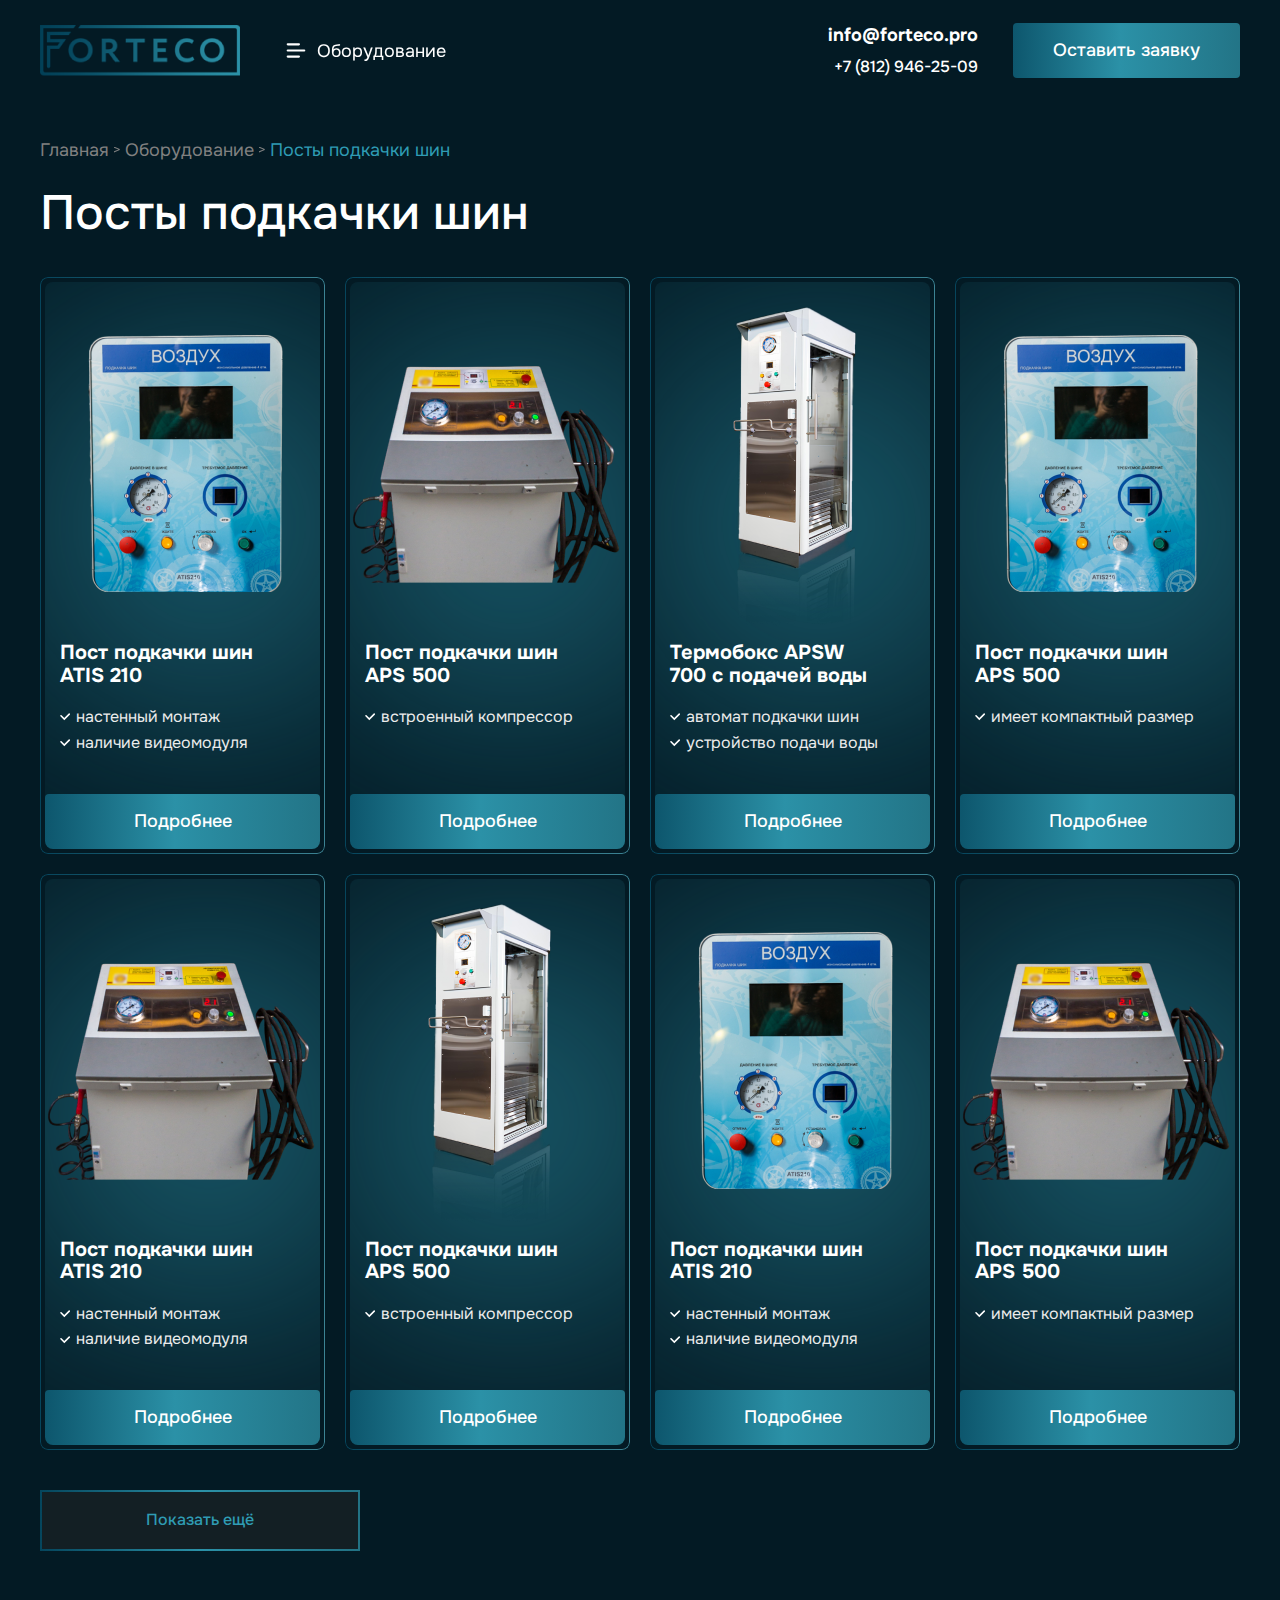
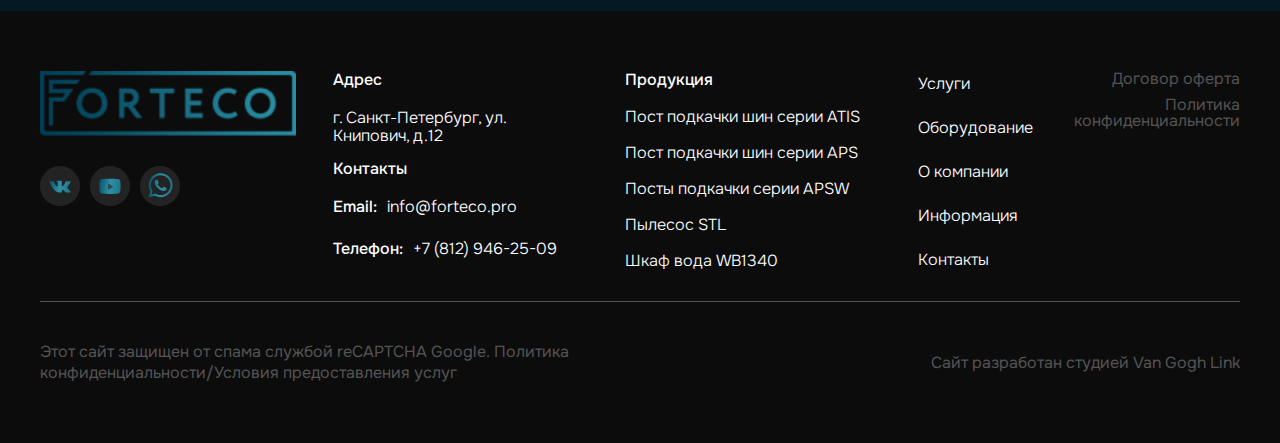
<file: card-page.html>
<!DOCTYPE html>
<html lang="ru">
  <head>
    <title>forteco</title>
    <meta charset="utf-8">
    <meta name="viewport" content="width=device-width, initial-scale=1.0">
    <meta http-equiv="X-UA-Compatible" content="ie=edge">
    <meta name="description" content="">
    <link rel="stylesheet" href="css/style.min.css">
  </head>
  <body>
    <div class="visually-hidden"><svg xmlns="http://www.w3.org/2000/svg" xmlns:xlink="http://www.w3.org/1999/xlink"><defs>
<filter id="filter0_f_676_5001" x="-64" y="-109" width="1378" height="1126" filterUnits="userSpaceOnUse" color-interpolation-filters="sRGB">
<feFlood flood-opacity="0" result="BackgroundImageFix"/>
<feBlend mode="normal" in="SourceGraphic" in2="BackgroundImageFix" result="shape"/>
<feGaussianBlur stdDeviation="150" result="effect1_foregroundBlur_676_5001"/>
</filter>
<linearGradient id="paint0_linear_676_5001" x1="386.288" y1="272.642" x2="819.271" y2="300.689" gradientUnits="userSpaceOnUse">
<stop stop-color="#298DA3"/>
<stop offset="0.9999" stop-color="#07536D"/>
<stop offset="1" stop-color="#074960"/>
</linearGradient>

<linearGradient id="paint0_linear_448_2711" x1="40.96" y1="78" x2="97.6654" y2="83.2959" gradientUnits="userSpaceOnUse">
<stop offset="0.015" stop-color="#05465D"/>
<stop offset="0.52" stop-color="#2B91A7"/>
<stop offset="1" stop-color="#227284"/>
</linearGradient>

<filter id="filter0_f_1106_1708" x="-273" y="-215" width="876" height="918" filterUnits="userSpaceOnUse" color-interpolation-filters="sRGB">
<feFlood flood-opacity="0" result="BackgroundImageFix"/>
<feBlend mode="normal" in="SourceGraphic" in2="BackgroundImageFix" result="shape"/>
<feGaussianBlur stdDeviation="150" result="effect1_foregroundBlur_1106_1708"/>
</filter>

<filter id="filter0_f_418_569" x="0" y="0" width="1543" height="873" filterUnits="userSpaceOnUse" color-interpolation-filters="sRGB">
<feFlood flood-opacity="0" result="BackgroundImageFix"/>
<feBlend mode="normal" in="SourceGraphic" in2="BackgroundImageFix" result="shape"/>
<feGaussianBlur stdDeviation="150" result="effect1_foregroundBlur_418_569"/>
</filter>
<linearGradient id="paint0_linear_418_569" x1="343.542" y1="372.861" x2="1046.1" y2="605.366" gradientUnits="userSpaceOnUse">
<stop stop-color="#298DA3"/>
<stop offset="0.9999" stop-color="#07536D"/>
<stop offset="1" stop-color="#074960"/>
</linearGradient>

<filter id="filter0_f_418_567" x="-727" y="0" width="1126" height="1378" filterUnits="userSpaceOnUse" color-interpolation-filters="sRGB">
<feFlood flood-opacity="0" result="BackgroundImageFix"/>
<feBlend mode="normal" in="SourceGraphic" in2="BackgroundImageFix" result="shape"/>
<feGaussianBlur stdDeviation="150" result="effect1_foregroundBlur_418_567"/>
</filter>
<linearGradient id="paint0_linear_418_567" x1="-402.712" y1="507.642" x2="30.2711" y2="535.689" gradientUnits="userSpaceOnUse">
<stop stop-color="#298DA3"/>
<stop offset="0.9999" stop-color="#07536D"/>
<stop offset="1" stop-color="#074960"/>
</linearGradient>

<filter id="filter0_f_418_568" x="0" y="0" width="1126" height="1378" filterUnits="userSpaceOnUse" color-interpolation-filters="sRGB">
<feFlood flood-opacity="0" result="BackgroundImageFix"/>
<feBlend mode="normal" in="SourceGraphic" in2="BackgroundImageFix" result="shape"/>
<feGaussianBlur stdDeviation="150" result="effect1_foregroundBlur_418_568"/>
</filter>
<linearGradient id="paint0_linear_418_568" x1="324.288" y1="507.642" x2="757.271" y2="535.689" gradientUnits="userSpaceOnUse">
<stop stop-color="#298DA3"/>
<stop offset="0.9999" stop-color="#07536D"/>
<stop offset="1" stop-color="#074960"/>
</linearGradient>

<filter id="filter0_f_529_1030" x="-289" y="-300" width="849" height="955" filterUnits="userSpaceOnUse" color-interpolation-filters="sRGB">
<feFlood flood-opacity="0" result="BackgroundImageFix"/>
<feBlend mode="normal" in="SourceGraphic" in2="BackgroundImageFix" result="shape"/>
<feGaussianBlur stdDeviation="150" result="effect1_foregroundBlur_529_1030"/>
</filter>

<filter id="filter0_f_573_703" x="-260" y="-253" width="980" height="1041" filterUnits="userSpaceOnUse" color-interpolation-filters="sRGB">
<feFlood flood-opacity="0" result="BackgroundImageFix"/>
<feBlend mode="normal" in="SourceGraphic" in2="BackgroundImageFix" result="shape"/>
<feGaussianBlur stdDeviation="150" result="effect1_foregroundBlur_573_703"/>
</filter>

<linearGradient id="paint0_linear_448_3117" x1="1.7095" y1="23.5353" x2="35.1235" y2="26.6559" gradientUnits="userSpaceOnUse">
<stop offset="0.015" stop-color="#05465D"/>
<stop offset="0.52" stop-color="#2B91A7"/>
<stop offset="1" stop-color="#227284"/>
</linearGradient>

<filter id="filter0_f_2013_859" x="-118" y="-34" width="676" height="676" filterUnits="userSpaceOnUse" color-interpolation-filters="sRGB">
<feFlood flood-opacity="0" result="BackgroundImageFix"/>
<feBlend mode="normal" in="SourceGraphic" in2="BackgroundImageFix" result="shape"/>
<feGaussianBlur stdDeviation="100" result="effect1_foregroundBlur_2013_859"/>
</filter>

<filter id="filter0_f_2013_33" x="-218" y="-134" width="876" height="876" filterUnits="userSpaceOnUse" color-interpolation-filters="sRGB">
<feFlood flood-opacity="0" result="BackgroundImageFix"/>
<feBlend mode="normal" in="SourceGraphic" in2="BackgroundImageFix" result="shape"/>
<feGaussianBlur stdDeviation="150" result="effect1_foregroundBlur_2013_33"/>
</filter>

<filter id="filter0_f_2013_225" x="-218" y="-134" width="876" height="876" filterUnits="userSpaceOnUse" color-interpolation-filters="sRGB">
<feFlood flood-opacity="0" result="BackgroundImageFix"/>
<feBlend mode="normal" in="SourceGraphic" in2="BackgroundImageFix" result="shape"/>
<feGaussianBlur stdDeviation="150" result="effect1_foregroundBlur_2013_225"/>
</filter>

<filter id="filter0_f_676_4228" x="0" y="-136" width="1301" height="1106" filterUnits="userSpaceOnUse" color-interpolation-filters="sRGB">
<feFlood flood-opacity="0" result="BackgroundImageFix"/>
<feBlend mode="normal" in="SourceGraphic" in2="BackgroundImageFix" result="shape"/>
<feGaussianBlur stdDeviation="150" result="effect1_foregroundBlur_676_4228"/>
</filter>
<linearGradient id="paint0_linear_676_4228" x1="197.187" y1="480.25" x2="1018.79" y2="586.553" gradientUnits="userSpaceOnUse">
<stop offset="0.015" stop-color="#05465D"/>
<stop offset="0.52" stop-color="#2B91A7"/>
<stop offset="1" stop-color="#227284"/>
</linearGradient>

<filter id="filter0_f_676_4093" x="0" y="-118" width="1455" height="1106" filterUnits="userSpaceOnUse" color-interpolation-filters="sRGB">
<feFlood flood-opacity="0" result="BackgroundImageFix"/>
<feBlend mode="normal" in="SourceGraphic" in2="BackgroundImageFix" result="shape"/>
<feGaussianBlur stdDeviation="150" result="effect1_foregroundBlur_676_4093"/>
</filter>
<linearGradient id="paint0_linear_676_4093" x1="339.479" y1="317.047" x2="1028.19" y2="428.542" gradientUnits="userSpaceOnUse">
<stop stop-color="#298DA3"/>
<stop offset="0.9999" stop-color="#07536D"/>
<stop offset="1" stop-color="#074960"/>
</linearGradient>

<filter id="filter0_f_676_4127" x="-120" y="-109" width="540" height="276" filterUnits="userSpaceOnUse" color-interpolation-filters="sRGB">
<feFlood flood-opacity="0" result="BackgroundImageFix"/>
<feBlend mode="normal" in="SourceGraphic" in2="BackgroundImageFix" result="shape"/>
<feGaussianBlur stdDeviation="60" result="effect1_foregroundBlur_676_4127"/>
</filter>

<linearGradient id="paint0_linear_483_694" x1="-7.04" y1="30" x2="49.6654" y2="35.2959" gradientUnits="userSpaceOnUse">
<stop offset="0.015" stop-color="#05465D"/>
<stop offset="0.52" stop-color="#2B91A7"/>
<stop offset="1" stop-color="#227284"/>
</linearGradient>

<filter id="filter0_f_787_2770" x="-145" y="-112" width="590" height="282" filterUnits="userSpaceOnUse" color-interpolation-filters="sRGB">
<feFlood flood-opacity="0" result="BackgroundImageFix"/>
<feBlend mode="normal" in="SourceGraphic" in2="BackgroundImageFix" result="shape"/>
<feGaussianBlur stdDeviation="60" result="effect1_foregroundBlur_787_2770"/>
</filter>

<linearGradient id="paint0_linear_676_5478" x1="4.27376" y1="58.8388" x2="87.8088" y2="66.6404" gradientUnits="userSpaceOnUse">
<stop offset="0.015" stop-color="#05465D"/>
<stop offset="0.52" stop-color="#2B91A7"/>
<stop offset="1" stop-color="#227284"/>
</linearGradient>

<filter id="filter0_f_676_5241" x="-329" y="-354" width="1253" height="1403" filterUnits="userSpaceOnUse" color-interpolation-filters="sRGB">
<feFlood flood-opacity="0" result="BackgroundImageFix"/>
<feBlend mode="normal" in="SourceGraphic" in2="BackgroundImageFix" result="shape"/>
<feGaussianBlur stdDeviation="225" result="effect1_foregroundBlur_676_5241"/>
</filter>

<linearGradient id="paint0_linear_2013_124" x1="-7.00835" y1="31.1871" x2="51.4662" y2="36.6483" gradientUnits="userSpaceOnUse">
<stop offset="0.015" stop-color="#05465D"/>
<stop offset="0.52" stop-color="#2B91A7"/>
<stop offset="1" stop-color="#227284"/>
</linearGradient>

<linearGradient id="paint0_linear_787_4977" x1="-7.00838" y1="31.1871" x2="51.4661" y2="36.6483" gradientUnits="userSpaceOnUse">
<stop offset="0.015" stop-color="#05465D"/>
<stop offset="0.52" stop-color="#2B91A7"/>
<stop offset="1" stop-color="#227284"/>
</linearGradient>

<linearGradient id="paint0_linear_787_4970" x1="-7.00837" y1="31.1871" x2="51.4661" y2="36.6483" gradientUnits="userSpaceOnUse">
<stop offset="0.015" stop-color="#05465D"/>
<stop offset="0.52" stop-color="#2B91A7"/>
<stop offset="1" stop-color="#227284"/>
</linearGradient>

<linearGradient id="paint0_linear_787_4963" x1="-7.00838" y1="31.1871" x2="51.4661" y2="36.6483" gradientUnits="userSpaceOnUse">
<stop offset="0.015" stop-color="#05465D"/>
<stop offset="0.52" stop-color="#2B91A7"/>
<stop offset="1" stop-color="#227284"/>
</linearGradient>

<linearGradient id="paint0_linear_676_4102" x1="2.13688" y1="29.4194" x2="43.9044" y2="33.3202" gradientUnits="userSpaceOnUse">
<stop offset="0.015" stop-color="#05465D"/>
<stop offset="0.52" stop-color="#2B91A7"/>
<stop offset="1" stop-color="#227284"/>
</linearGradient>

<linearGradient id="paint0_linear_1073_660" x1="6.20412" y1="22.1334" x2="30.9384" y2="26.2584" gradientUnits="userSpaceOnUse">
<stop offset="0.015" stop-color="#05465D"/>
<stop offset="0.52" stop-color="#2B91A7"/>
<stop offset="1" stop-color="#227284"/>
</linearGradient>

<linearGradient id="hover-gradient" x1="6.20412" y1="22.1334" x2="30.9384" y2="26.2584" gradientUnits="userSpaceOnUse">
<stop offset="0.015" stop-color="#05465D"/>
<stop offset="0.52" stop-color="#2B91A7"/>
<stop offset="1" stop-color="#227284"/>
</linearGradient>

<linearGradient id="paint0_linear_1073_669" x1="5.16384" y1="22.3332" x2="33.3832" y2="24.9561" gradientUnits="userSpaceOnUse">
<stop offset="0.015" stop-color="#05465D"/>
<stop offset="0.52" stop-color="#2B91A7"/>
<stop offset="1" stop-color="#227284"/>
</linearGradient>

<linearGradient id="paint0_linear_1073_664" x1="6.20412" y1="22.2501" x2="31.2043" y2="25.4986" gradientUnits="userSpaceOnUse">
<stop offset="0.015" stop-color="#05465D"/>
<stop offset="0.52" stop-color="#2B91A7"/>
<stop offset="1" stop-color="#227284"/>
</linearGradient>
</defs><symbol id="404" viewBox="0 0 1314 1017"><g fill="none">
<g filter="url(#filter0_f_676_5001)">
<ellipse cx="625" cy="454" rx="263" ry="389" transform="rotate(90 625 454)" fill="url(#paint0_linear_676_5001)"/>
</g>

</g></symbol><symbol id="arow-left" viewBox="0 0 48 48"><g fill="none">
<rect x="47" y="47" width="46" height="46" rx="23" transform="rotate(-180 47 47)" fill="#242323" fill-opacity="1"/>
<rect x="47" y="47" width="46" height="46" rx="23" transform="rotate(-180 47 47)" stroke="url(#paint0_linear_448_2711)" stroke-width="2"/>
<path d="M27 30L21 24L27 18" stroke="white" stroke-width="2" stroke-linecap="round"/>

</g></symbol><symbol id="arrow-b" viewBox="0 0 6 6"><g fill="none">
	<desc>
			Created with Pixso.
	</desc>
	
	<path id="&gt;" d="M-0.09 0.78L4.43 2.55L-0.09 4.34L-0.09 5.66L5.75 3.06L5.75 2.07L-0.09 -0.52L-0.09 0.78Z" fill="gray" fill-opacity="1.000000" fill-rule="evenodd"/>
</g></symbol><symbol id="bg-card" viewBox="0 0 310 571"><g fill="none">
<g filter="url(#filter0_f_1106_1708)">
<ellipse cx="165" cy="244" rx="138" ry="159" fill="#2F9CB4"/>
</g>

</g></symbol><symbol id="bg-centr" viewBox="0 0 1543 873"><g fill="none">
<g opacity="0.5" filter="url(#filter0_f_418_569)">
<ellipse cx="771.5" cy="436.5" rx="471.5" ry="136.5" fill="url(#paint0_linear_418_569)"/>
</g>

</g></symbol><symbol id="bg-left" viewBox="0 0 399 1378"><g fill="none">
<g filter="url(#filter0_f_418_567)">
<ellipse cx="-164" cy="689" rx="263" ry="389" fill="url(#paint0_linear_418_567)"/>
</g>

</g></symbol><symbol id="bg-right" viewBox="0 0 398 1378"><g fill="none">
<g filter="url(#filter0_f_418_568)">
<ellipse cx="563" cy="689" rx="263" ry="389" fill="url(#paint0_linear_418_568)"/>
</g>

</g></symbol><symbol id="bg-sublist" viewBox="0 0 308 355"><g fill="none">
<g filter="url(#filter0_f_529_1030)">
<ellipse cx="135.5" cy="177.5" rx="124.5" ry="177.5" fill="#2F9CB4"/>
</g>

</g></symbol><symbol id="card-bg" viewBox="0 0 440 221"><g fill="none">
<g filter="url(#filter0_f_573_703)">
<ellipse cx="230" cy="267.5" rx="190" ry="220.5" fill="#2F9CB4"/>
</g>

</g></symbol><symbol id="check" viewBox="0 0 40 40"><g fill="none">
<circle cx="20" cy="19.9998" r="13.1421" transform="rotate(135 20 19.9998)" stroke="url(#paint0_linear_448_3117)" stroke-width="2"/>
<path d="M14.7168 18.9432L18.9429 23.1692L25.2819 16.8302" stroke="white" stroke-width="2" stroke-linecap="round"/>

</g></symbol><symbol id="close-icon" viewBox="0 0 12 12"><g fill="none">
<path d="M0.666016 0.667236L5.99935 6.00057L0.666016 11.3339" stroke="white" stroke-width="1.33338" stroke-linecap="round"/>
<path d="M11.333 0.667236L5.99967 6.00057L11.333 11.3339" stroke="white" stroke-width="1.33338" stroke-linecap="round"/>
</g></symbol><symbol id="elipse-bg1" viewBox="0 0 440 520"><g fill="none">
<g filter="url(#filter0_f_2013_859)">
<circle cx="220" cy="304" r="138" fill="#2F9CB4"/>
</g>

</g></symbol><symbol id="elipse-bg2" viewBox="0 0 440 520"><g fill="none">
<g opacity="0.7" filter="url(#filter0_f_2013_33)">
<circle cx="220" cy="304" r="138" fill="#993CF6"/>
</g>

</g></symbol><symbol id="elipse-bg3" viewBox="0 0 440 520"><g fill="none">
<g filter="url(#filter0_f_2013_225)">
<circle cx="220" cy="304" r="138" fill="#2E7EF7"/>
</g>

</g></symbol><symbol id="elipse-form" viewBox="0 0 1260 831"><g fill="none">
<g opacity="0.3" filter="url(#filter0_f_676_4228)">
<path d="M1001 417C1001 556.728 844.076 670 650.5 670C456.924 670 300 556.728 300 417C300 277.272 456.924 164 650.5 164C844.076 164 1001 277.272 1001 417Z" fill="url(#paint0_linear_676_4228)"/>
</g>

</g></symbol><symbol id="ellipse-intro" viewBox="0 0 971 988"><g fill="none">
<g filter="url(#filter0_f_676_4093)">
<ellipse cx="727.5" cy="435" rx="427.5" ry="253" fill="url(#paint0_linear_676_4093)"/>
</g>

</g></symbol><symbol id="ellipse" viewBox="0 0 300 56"><g fill="none">
<g filter="url(#filter0_f_676_4127)">
<ellipse cx="150" cy="18" rx="150" ry="18" transform="matrix(1 0 0 -1 0 47)" fill="#2F9CB4"/>
</g>

</g></symbol><symbol id="exit" viewBox="0 0 48 48"><g fill="none">
<rect x="0.5" y="0.5" width="47" height="47" rx="23.5" fill="#2E2E2E" fill-opacity="0.7"/>
<rect x="0.5" y="0.5" width="47" height="47" rx="23.5" stroke="url(#paint0_linear_483_694)"/>
<path d="M16 16L24 24L16 32" stroke="white" stroke-width="2" stroke-linecap="round"/>
<path d="M32 16L24 24L32 32" stroke="white" stroke-width="2" stroke-linecap="round"/>

</g></symbol><symbol id="hover" viewBox="0 0 300 56"><g fill="none">
<g filter="url(#filter0_f_787_2770)">
<ellipse cx="175" cy="21" rx="175" ry="21" transform="matrix(1 0 0 -1 -25 50)" fill="#2F9CB4"/>
</g>

</g></symbol><symbol id="letter" viewBox="0 0 24 31"><g fill="none">
<path d="M15.599 0H0V30.75H24V8.42387L15.599 0ZM15.3333 8.69022V1.6033L22.401 8.69022H15.3333Z" fill="#2F9CB4"/>
</g></symbol><symbol id="menu-button" viewBox="0 0 32 32"><g fill="none">
<rect x="6.66699" y="20.5334" width="13.3333" height="2.13333" rx="1.06667" fill="white"/>
<rect x="6.66699" y="14.3999" width="18.6667" height="2.13333" rx="1.06667" fill="white"/>
<rect x="6.66699" y="8.2666" width="13.3333" height="2.13333" rx="1.06667" fill="white"/>
</g></symbol><symbol id="modal-thanks" viewBox="0 0 100 100"><g fill="none">
<circle cx="50" cy="50" r="34.8553" transform="rotate(135 50 50)" stroke="url(#paint0_linear_676_5478)"/>
<path d="M36.793 47.3582L47.3582 57.9233L63.2058 42.0757" stroke="white" stroke-width="2" stroke-linecap="round"/>

</g></symbol><symbol id="modal" viewBox="0 0 600 676"><g fill="none">
<g filter="url(#filter0_f_676_5241)">
<ellipse cx="297.5" cy="347.5" rx="176.5" ry="251.5" fill="#2F9CB4"/>
</g>

</g></symbol><symbol id="num1" viewBox="0 0 50 50"><g fill="none">
<circle cx="25" cy="25" r="23.7487" stroke="url(#paint0_linear_2013_124)" stroke-width="2"/>
<path d="M26.7201 33H23.9361V19.944H20.4801V18.048C21.4241 18.016 22.2561 17.864 22.9761 17.592C23.6961 17.304 24.2641 16.784 24.6801 16.032H26.7201V33Z" fill="white"/>

</g></symbol><symbol id="num2" viewBox="0 0 50 50"><g fill="none">
<circle cx="25" cy="25" r="23.7487" stroke="url(#paint0_linear_787_4977)" stroke-width="2"/>
<path d="M23.28 26.664C23.664 26.328 24.088 25.96 24.552 25.56C25.032 25.16 25.48 24.744 25.896 24.312C26.328 23.864 26.68 23.384 26.952 22.872C27.24 22.36 27.384 21.808 27.384 21.216C27.384 20.352 27.128 19.656 26.616 19.128C26.104 18.6 25.368 18.336 24.408 18.336C23.64 18.336 22.992 18.512 22.464 18.864C21.936 19.216 21.608 19.688 21.48 20.28H18.744C18.808 19.544 19.008 18.888 19.344 18.312C19.696 17.736 20.136 17.264 20.664 16.896C21.192 16.528 21.768 16.264 22.392 16.104C23.032 15.928 23.76 15.84 24.576 15.84C25.344 15.84 26.064 15.944 26.736 16.152C27.408 16.36 27.992 16.672 28.488 17.088C29 17.504 29.4 18.032 29.688 18.672C29.992 19.296 30.144 20.032 30.144 20.88C30.144 21.552 30.056 22.168 29.88 22.728C29.704 23.288 29.464 23.808 29.16 24.288C28.856 24.768 28.504 25.216 28.104 25.632C27.72 26.048 27.312 26.44 26.88 26.808C26.304 27.304 25.792 27.736 25.344 28.104C24.912 28.456 24.52 28.776 24.168 29.064C23.816 29.352 23.496 29.616 23.208 29.856C22.92 30.08 22.648 30.304 22.392 30.528H30.144V33H18.6V30.72L23.28 26.664Z" fill="white"/>

</g></symbol><symbol id="num3" viewBox="0 0 50 50"><g fill="none">
<circle cx="25" cy="25" r="23.7487" stroke="url(#paint0_linear_787_4970)" stroke-width="2"/>
<path d="M25.056 33.168C24.272 33.168 23.52 33.088 22.8 32.928C22.08 32.752 21.432 32.488 20.856 32.136C20.296 31.768 19.816 31.296 19.416 30.72C19.032 30.144 18.784 29.448 18.672 28.632H21.48C21.608 29.048 21.8 29.384 22.056 29.64C22.312 29.896 22.6 30.104 22.92 30.264C23.256 30.424 23.608 30.536 23.976 30.6C24.344 30.648 24.704 30.672 25.056 30.672C25.424 30.672 25.808 30.64 26.208 30.576C26.608 30.496 26.968 30.36 27.288 30.168C27.624 29.976 27.896 29.712 28.104 29.376C28.328 29.024 28.44 28.568 28.44 28.008C28.44 27.496 28.336 27.08 28.128 26.76C27.936 26.44 27.672 26.192 27.336 26.016C27.016 25.84 26.648 25.72 26.232 25.656C25.832 25.592 25.424 25.56 25.008 25.56H23.328V23.208H24.312C24.696 23.208 25.096 23.168 25.512 23.088C25.928 23.008 26.304 22.872 26.64 22.68C26.992 22.488 27.272 22.232 27.48 21.912C27.704 21.592 27.816 21.192 27.816 20.712C27.816 20.248 27.736 19.864 27.576 19.56C27.416 19.24 27.2 18.992 26.928 18.816C26.656 18.624 26.344 18.496 25.992 18.432C25.656 18.352 25.296 18.312 24.912 18.312C24.256 18.312 23.64 18.464 23.064 18.768C22.488 19.056 22.112 19.568 21.936 20.304H19.2C19.296 19.52 19.512 18.848 19.848 18.288C20.184 17.712 20.616 17.248 21.144 16.896C21.672 16.528 22.264 16.256 22.92 16.08C23.592 15.904 24.296 15.816 25.032 15.816C25.752 15.816 26.44 15.896 27.096 16.056C27.768 16.216 28.36 16.472 28.872 16.824C29.384 17.176 29.792 17.64 30.096 18.216C30.4 18.776 30.552 19.464 30.552 20.28C30.552 20.952 30.384 21.616 30.048 22.272C29.728 22.928 29.128 23.48 28.248 23.928C29.256 24.2 30.008 24.696 30.504 25.416C31 26.12 31.248 26.976 31.248 27.984C31.248 28.912 31.072 29.704 30.72 30.36C30.384 31 29.936 31.536 29.376 31.968C28.832 32.384 28.184 32.688 27.432 32.88C26.68 33.072 25.888 33.168 25.056 33.168Z" fill="white"/>

</g></symbol><symbol id="num4" viewBox="0 0 50 50"><g fill="none">
<circle cx="25" cy="25" r="23.7487" stroke="url(#paint0_linear_787_4963)" stroke-width="2"/>
<path d="M28.408 16.032V27.288H30.352V29.736H28.408V33H25.648V29.736H16.888V27.744L24.832 16.032H28.408ZM20.104 27.288H25.648V18.984L20.104 27.288Z" fill="white"/>

</g></symbol><symbol id="ok" viewBox="0 0 50 50"><g fill="none">
<circle cx="25" cy="25" r="17.1777" transform="rotate(135 25 25)" stroke="url(#paint0_linear_676_4102)"/>
<path d="M18.3975 23.6791L23.6801 28.9616L31.6039 21.0378" stroke="white" stroke-width="2" stroke-linecap="round"/>

</g></symbol><symbol id="switch" viewBox="0 0 11 8"><g fill="none">
<path d="M1 2.77046L4.29513 6.06554L9.23775 1.12292" stroke="white" stroke-width="1.55942" stroke-linecap="round"/>
</g></symbol><symbol id="VK" viewBox="0 0 40 40"><g fill="none">
<path d="M0 20C0 8.9543 8.9543 0 20 0C31.0457 0 40 8.9543 40 20C40 31.0457 31.0457 40 20 40C8.9543 40 0 31.0457 0 20Z" fill="#2E2E2E" fill-opacity="0.7"/>
<path d="M21.0459 26.5635C21.0459 26.5635 21.4309 26.5215 21.6281 26.3136C21.8086 26.1231 21.8024 25.7636 21.8024 25.7636C21.8024 25.7636 21.7784 24.0849 22.5724 23.837C23.355 23.5933 24.3598 25.4604 25.4261 26.1784C26.2317 26.7212 26.8431 26.6024 26.8431 26.6024L29.6927 26.5635C29.6927 26.5635 31.1827 26.4734 30.4763 25.3232C30.4178 25.2289 30.0641 24.472 28.3581 22.9173C26.5708 21.2898 26.8108 21.553 28.9623 18.7375C30.2728 17.0229 30.7966 15.9762 30.6328 15.5286C30.4773 15.1005 29.5132 15.2142 29.5132 15.2142L26.3057 15.2337C26.3057 15.2337 26.0678 15.2019 25.8915 15.3053C25.7193 15.4067 25.6077 15.6433 25.6077 15.6433C25.6077 15.6433 25.1006 16.9697 24.4234 18.0984C22.995 20.4786 22.4242 20.6046 22.1905 20.4571C21.6469 20.112 21.7825 19.0724 21.7825 18.3339C21.7825 16.0264 22.1394 15.0647 21.0887 14.8158C20.7402 14.7328 20.4835 14.6785 19.5914 14.6693C18.4467 14.658 17.4785 14.6734 16.9296 14.9366C16.5644 15.1118 16.2827 15.503 16.4549 15.5256C16.6667 15.5532 17.1467 15.6526 17.4012 15.9926C17.7299 16.432 17.7184 17.4173 17.7184 17.4173C17.7184 17.4173 17.9073 20.1335 17.2771 20.4704C16.8451 20.7019 16.2524 20.2298 14.9784 18.0697C14.3263 16.9635 13.8338 15.7406 13.8338 15.7406C13.8338 15.7406 13.7389 15.5122 13.5688 15.3893C13.3632 15.2408 13.0763 15.1947 13.0763 15.1947L10.0285 15.2142C10.0285 15.2142 9.57042 15.2265 9.40243 15.4221C9.25323 15.5952 9.39096 15.9547 9.39096 15.9547C9.39096 15.9547 11.7772 21.4353 14.4797 24.1976C16.9578 26.7294 19.7708 26.5635 19.7708 26.5635H21.0459Z" fill="url(#paint0_linear_1073_660)"/>


</g></symbol><symbol id="WhatsApp" viewBox="0 0 40 40"><g fill="none">
<path d="M20 40C31.0457 40 40 31.0457 40 20C40 8.9543 31.0457 0 20 0C8.9543 0 0 8.9543 0 20C0 31.0457 8.9543 40 20 40Z" fill="#2E2E2E" fill-opacity="0.7"/>
<path fill-rule="evenodd" clip-rule="evenodd" d="M20.6596 31.127H20.6546C18.6642 31.1263 16.7085 30.6269 14.9714 29.6795L8.66699 31.3333L10.3542 25.1706C9.31344 23.367 8.76581 21.3212 8.7667 19.2251C8.76931 12.668 14.1043 7.33325 20.6594 7.33325C23.8409 7.33463 26.8268 8.57314 29.0722 10.8211C31.3175 13.0689 32.5534 16.0569 32.5521 19.2345C32.5495 25.7901 27.2166 31.1243 20.6596 31.127ZM15.2635 27.5265L15.6245 27.7407C17.1421 28.6413 18.8818 29.1178 20.6556 29.1185H20.6596C26.1077 29.1185 30.5419 24.6842 30.5441 19.2338C30.5451 16.5926 29.518 14.1092 27.6517 12.2407C25.7855 10.3723 23.3036 9.34286 20.6634 9.34195C15.2111 9.34195 10.7768 13.7758 10.7746 19.2258C10.7739 21.0936 11.2965 22.9125 12.2859 24.4863L12.521 24.8603L11.5224 28.5079L15.2635 27.5265ZM26.244 21.795C26.4513 21.8951 26.5912 21.9628 26.651 22.0625C26.7252 22.1864 26.7252 22.7814 26.4777 23.4756C26.23 24.1697 25.0429 24.8032 24.4719 24.8885C23.96 24.9651 23.3121 24.997 22.6003 24.7708C22.1687 24.6338 21.6152 24.451 20.9063 24.1448C18.1205 22.9419 16.2378 20.2419 15.882 19.7316C15.8571 19.6959 15.8397 19.6709 15.83 19.6579L15.8276 19.6547C15.6703 19.4448 14.6166 18.0389 14.6166 16.5839C14.6166 15.2151 15.289 14.4977 15.5984 14.1674C15.6196 14.1448 15.6391 14.124 15.6566 14.1049C15.929 13.8074 16.2509 13.733 16.449 13.733C16.6471 13.733 16.8454 13.7349 17.0186 13.7436C17.0399 13.7446 17.0621 13.7445 17.0851 13.7444C17.2583 13.7434 17.4742 13.7421 17.6871 14.2537C17.7691 14.4506 17.889 14.7424 18.0154 15.0503C18.2711 15.6728 18.5536 16.3606 18.6033 16.4601C18.6776 16.6088 18.7271 16.7823 18.6281 16.9807C18.6132 17.0105 18.5995 17.0385 18.5863 17.0654C18.5119 17.2172 18.4572 17.329 18.331 17.4764C18.2813 17.5344 18.23 17.5969 18.1787 17.6594C18.0764 17.7839 17.9742 17.9083 17.8852 17.997C17.7364 18.1452 17.5816 18.306 17.7549 18.6035C17.9283 18.901 18.5246 19.874 19.408 20.662C20.3576 21.509 21.183 21.867 21.6013 22.0485C21.683 22.0839 21.7492 22.1126 21.7977 22.1369C22.0948 22.2857 22.2681 22.2608 22.4415 22.0625C22.6148 21.8642 23.1843 21.1948 23.3824 20.8974C23.5804 20.6 23.7786 20.6495 24.0509 20.7486C24.3234 20.8479 25.7843 21.5667 26.0815 21.7154C26.1395 21.7445 26.1937 21.7707 26.244 21.795Z" fill="url(#paint0_linear_1073_669)"/>

</g></symbol><symbol id="Youtube" viewBox="0 0 40 40"><g fill="none">
<path d="M0 20C0 8.9543 8.9543 0 20 0C31.0457 0 40 8.9543 40 20C40 31.0457 31.0457 40 20 40C8.9543 40 0 31.0457 0 20Z" fill="#2E2E2E" fill-opacity="0.7"/>
<path d="M30.2205 15.0611C29.9752 14.1186 29.2523 13.3764 28.3343 13.1245C26.6708 12.6667 19.9997 12.6667 19.9997 12.6667C19.9997 12.6667 13.3285 12.6667 11.6649 13.1245C10.7469 13.3764 10.024 14.1186 9.7787 15.0611C9.33301 16.7693 9.33301 20.3334 9.33301 20.3334C9.33301 20.3334 9.33301 23.8974 9.7787 25.6057C10.024 26.5482 10.7469 27.2904 11.6649 27.5424C13.3285 28.0001 19.9997 28.0001 19.9997 28.0001C19.9997 28.0001 26.6708 28.0001 28.3343 27.5424C29.2523 27.2904 29.9752 26.5482 30.2205 25.6057C30.6663 23.8974 30.6663 20.3334 30.6663 20.3334C30.6663 20.3334 30.6663 16.7693 30.2205 15.0611Z" fill="url(#paint0_linear_1073_664)"/>
<path d="M18 23.9999V17.3333L23.3333 20.6667L18 23.9999Z" fill="#2E2E2E" fill-opacity="0.7"/>

</g></symbol></svg>
    </div>
    <div class="wrapper">
      <header class="header" data-header data-media="(max-width: 1023px)">
        <div class="container">
          <div class="header__wrapper"><a class="header__logo" href="/" aria-label="Переход на главную"><img class="header__logo-img" src="img/content/logo.png" alt="Лого"></a>
            <nav class="main-nav"><ul class="main-nav__list" data-header-accordion>
<li class="main-nav__item menu-item-has-children"><a class="main-nav__link" href="">
                Оборудование<svg width="32" height="32" viewBox="0 0 32 32" fill="none" xmlns="http://www.w3.org/2000/svg">
<rect x="6.66699" y="20.5334" width="13.3333" height="2.13333" rx="1.06667" fill="white"/>
<rect x="6.66699" y="14.3999" width="18.6667" height="2.13333" rx="1.06667" fill="white"/>
<rect x="6.66699" y="8.2666" width="13.3333" height="2.13333" rx="1.06667" fill="white"/>
</svg></a><ul class="main-nav__sublist">
<li class="main-nav__subitem">
<a class="main-nav__sublink" href="#">Посты подкачки шин</a>
</li>
<li class="main-nav__subitem">
<a class="main-nav__sublink" href="#">Шкафы</a>
</li>
<li class="main-nav__subitem">
<a class="main-nav__sublink" href="#">Пылесосы</a>
</li>
<li class="main-nav__subitem">
<a class="main-nav__sublink" href="#">Хоз-быт</a>
</li>
<li class="main-nav__subitem">
<a class="main-nav__sublink" href="#">Обслуживание автомобильных ковров</a>
</li>
<li class="main-nav__subitem">
<a class="main-nav__sublink" href="#">Все категории</a>
</li>
</ul>
</li>
</ul>
              <div class="header__right">
                <div class="main-nav__contacts"><a class="main-nav__email" href="mailto:info@forteco.pro">info@forteco.pro</a><a class="main-nav__phone" href="tel:+78129462509">+7 (812) 946-25-09</a></div>
                <button class="header__btn">Оставить заявку</button>
              </div>
            </nav>
          </div>
        </div>
      </header>
      <main>
        <div class="breadcrumbs">
          <div class="container">
            <ul class="list-reset breadcrumbs__list">
              <li class="breadcrumbs__item"><a class="breadcrumbs__link" href="#">Главная</a>
                <svg width="16" height="16" aria-hidden="true">
                  <use xlink:href="#arrow-b"></use>
                </svg>
              </li>
              <li class="breadcrumbs__item"><a class="breadcrumbs__link" href="#">Оборудование</a>
                <svg width="16" height="16" aria-hidden="true">
                  <use xlink:href="#arrow-b"></use>
                </svg>
              </li>
              <li class="breadcrumbs__item"><a class="breadcrumbs__link" href="#">Посты подкачки шин</a>
                <svg width="16" height="16" aria-hidden="true">
                  <use xlink:href="#arrow-b"></use>
                </svg>
              </li>
            </ul>
          </div>
        </div>
        <section class="card-page"> 
          <div class="card-page__content"> 
            <h1 class="card-page__title">Посты подкачки шин</h1>
            <ul class="card-page__list"> 
              <li class="card-page__item"> <a class="card-page__link" href="#">
                  <div class="card-page__image"> <img src="img/content/card-product1.png" alt="Пост подкачки шин"></div>
                  <div class="card-page__info"> 
                    <h3 class="card-page__name">Пост подкачки шин ATIS 210</h3>
                    <p class="card-page__text">настенный монтаж</p>
                    <p class="card-page__text">наличие видеомодуля</p>
                  </div>
                  <button class="header__btn" type="button">Подробнее</button></a></li>
              <li class="card-page__item"> <a class="card-page__link" href="#">
                  <div class="card-page__image"> <img src="img/content/card-product2.png" alt="Пост подкачки шин"></div>
                  <div class="card-page__info"> 
                    <h3 class="card-page__name">Пост подкачки шин APS 500</h3>
                    <p class="card-page__text">встроенный компрессор</p>
                  </div>
                  <button class="header__btn" type="button">Подробнее</button></a></li>
              <li class="card-page__item"> <a class="card-page__link" href="#">
                  <div class="card-page__image"> <img src="img/content/card-product3.png" alt="Пост подкачки шин"></div>
                  <div class="card-page__info"> 
                    <h3 class="card-page__name">Термобокс APSW 700 c подачей воды</h3>
                    <p class="card-page__text">автомат подкачки шин</p>
                    <p class="card-page__text">устройство подачи воды</p>
                  </div>
                  <button class="header__btn" type="button">Подробнее</button></a></li>
              <li class="card-page__item"> <a class="card-page__link" href="#">
                  <div class="card-page__image"> <img src="img/content/card-product1.png" alt="Пост подкачки шин"></div>
                  <div class="card-page__info"> 
                    <h3 class="card-page__name">Пост подкачки шин APS 500</h3>
                    <p class="card-page__text">имеет компактный размер</p>
                  </div>
                  <button class="header__btn" type="button">Подробнее</button></a></li>
              <li class="card-page__item"> <a class="card-page__link" href="#">
                  <div class="card-page__image"> <img src="img/content/card-product2.png" alt="Пост подкачки шин"></div>
                  <div class="card-page__info"> 
                    <h3 class="card-page__name">Пост подкачки шин ATIS 210</h3>
                    <p class="card-page__text">настенный монтаж</p>
                    <p class="card-page__text">наличие видеомодуля</p>
                  </div>
                  <button class="header__btn" type="button">Подробнее</button></a></li>
              <li class="card-page__item"> <a class="card-page__link" href="#">
                  <div class="card-page__image"> <img src="img/content/card-product3.png" alt="Пост подкачки шин"></div>
                  <div class="card-page__info"> 
                    <h3 class="card-page__name">Пост подкачки шин APS 500</h3>
                    <p class="card-page__text">встроенный компрессор</p>
                  </div>
                  <button class="header__btn" type="button">Подробнее</button></a></li>
              <li class="card-page__item"> <a class="card-page__link" href="#">
                  <div class="card-page__image"> <img src="img/content/card-product1.png" alt="Пост подкачки шин"></div>
                  <div class="card-page__info"> 
                    <h3 class="card-page__name">Пост подкачки шин ATIS 210</h3>
                    <p class="card-page__text">настенный монтаж</p>
                    <p class="card-page__text">наличие видеомодуля</p>
                  </div>
                  <button class="header__btn" type="button">Подробнее</button></a></li>
              <li class="card-page__item"> <a class="card-page__link" href="#">
                  <div class="card-page__image"> <img src="img/content/card-product2.png" alt="Пост подкачки шин"></div>
                  <div class="card-page__info"> 
                    <h3 class="card-page__name">Пост подкачки шин APS 500</h3>
                    <p class="card-page__text">имеет компактный размер</p>
                  </div>
                  <button class="header__btn" type="button">Подробнее</button></a></li>
            </ul><a class="mainly__link" href="#">Показать ещё</a>
          </div>
        </section>
      </main>
      <footer class="footer">
        <div class="footer__content">
          <div class="footer__inner"><a class="footer__logo" href="/" aria-label="Переход на главную"><img class="footer__logo-img" src="img/content/logo.png" alt="Лого"></a>
            <div class="footer__icons">
              <div class="footer__social"> <a class="footer__social-link" href="#"><svg width="40" height="40" viewBox="0 0 40 40" fill="none" xmlns="http://www.w3.org/2000/svg">
<path d="M0 20C0 8.9543 8.9543 0 20 0C31.0457 0 40 8.9543 40 20C40 31.0457 31.0457 40 20 40C8.9543 40 0 31.0457 0 20Z" fill="#2E2E2E" fill-opacity="0.7"/>
<path d="M21.0459 26.5635C21.0459 26.5635 21.4309 26.5215 21.6281 26.3136C21.8086 26.1231 21.8024 25.7636 21.8024 25.7636C21.8024 25.7636 21.7784 24.0849 22.5724 23.837C23.355 23.5933 24.3598 25.4604 25.4261 26.1784C26.2317 26.7212 26.8431 26.6024 26.8431 26.6024L29.6927 26.5635C29.6927 26.5635 31.1827 26.4734 30.4763 25.3232C30.4178 25.2289 30.0641 24.472 28.3581 22.9173C26.5708 21.2898 26.8108 21.553 28.9623 18.7375C30.2728 17.0229 30.7966 15.9762 30.6328 15.5286C30.4773 15.1005 29.5132 15.2142 29.5132 15.2142L26.3057 15.2337C26.3057 15.2337 26.0678 15.2019 25.8915 15.3053C25.7193 15.4067 25.6077 15.6433 25.6077 15.6433C25.6077 15.6433 25.1006 16.9697 24.4234 18.0984C22.995 20.4786 22.4242 20.6046 22.1905 20.4571C21.6469 20.112 21.7825 19.0724 21.7825 18.3339C21.7825 16.0264 22.1394 15.0647 21.0887 14.8158C20.7402 14.7328 20.4835 14.6785 19.5914 14.6693C18.4467 14.658 17.4785 14.6734 16.9296 14.9366C16.5644 15.1118 16.2827 15.503 16.4549 15.5256C16.6667 15.5532 17.1467 15.6526 17.4012 15.9926C17.7299 16.432 17.7184 17.4173 17.7184 17.4173C17.7184 17.4173 17.9073 20.1335 17.2771 20.4704C16.8451 20.7019 16.2524 20.2298 14.9784 18.0697C14.3263 16.9635 13.8338 15.7406 13.8338 15.7406C13.8338 15.7406 13.7389 15.5122 13.5688 15.3893C13.3632 15.2408 13.0763 15.1947 13.0763 15.1947L10.0285 15.2142C10.0285 15.2142 9.57042 15.2265 9.40243 15.4221C9.25323 15.5952 9.39096 15.9547 9.39096 15.9547C9.39096 15.9547 11.7772 21.4353 14.4797 24.1976C16.9578 26.7294 19.7708 26.5635 19.7708 26.5635H21.0459Z" fill="url(#paint0_linear_1073_660)"/>
<defs>
<linearGradient id="paint0_linear_1073_660" x1="6.20412" y1="22.1334" x2="30.9384" y2="26.2584" gradientUnits="userSpaceOnUse">
<stop offset="0.015" stop-color="#05465D"/>
<stop offset="0.52" stop-color="#2B91A7"/>
<stop offset="1" stop-color="#227284"/>
</linearGradient>
</defs>
</svg></a><a class="footer__social-link" href="#"><svg width="40" height="40" viewBox="0 0 40 40" fill="none" xmlns="http://www.w3.org/2000/svg">
<path d="M0 20C0 8.9543 8.9543 0 20 0C31.0457 0 40 8.9543 40 20C40 31.0457 31.0457 40 20 40C8.9543 40 0 31.0457 0 20Z" fill="#2E2E2E" fill-opacity="0.7"/>
<path d="M30.2205 15.0611C29.9752 14.1186 29.2523 13.3764 28.3343 13.1245C26.6708 12.6667 19.9997 12.6667 19.9997 12.6667C19.9997 12.6667 13.3285 12.6667 11.6649 13.1245C10.7469 13.3764 10.024 14.1186 9.7787 15.0611C9.33301 16.7693 9.33301 20.3334 9.33301 20.3334C9.33301 20.3334 9.33301 23.8974 9.7787 25.6057C10.024 26.5482 10.7469 27.2904 11.6649 27.5424C13.3285 28.0001 19.9997 28.0001 19.9997 28.0001C19.9997 28.0001 26.6708 28.0001 28.3343 27.5424C29.2523 27.2904 29.9752 26.5482 30.2205 25.6057C30.6663 23.8974 30.6663 20.3334 30.6663 20.3334C30.6663 20.3334 30.6663 16.7693 30.2205 15.0611Z" fill="url(#paint0_linear_1073_664)"/>
<path d="M18 23.9999V17.3333L23.3333 20.6667L18 23.9999Z" fill="#2E2E2E" fill-opacity="0.7"/>
<defs>
<linearGradient id="paint0_linear_1073_664" x1="6.20412" y1="22.2501" x2="31.2043" y2="25.4986" gradientUnits="userSpaceOnUse">
<stop offset="0.015" stop-color="#05465D"/>
<stop offset="0.52" stop-color="#2B91A7"/>
<stop offset="1" stop-color="#227284"/>
</linearGradient>
</defs>
</svg></a><a class="footer__social-link" href="#"><svg width="40" height="40" viewBox="0 0 40 40" fill="none" xmlns="http://www.w3.org/2000/svg">
<path d="M20 40C31.0457 40 40 31.0457 40 20C40 8.9543 31.0457 0 20 0C8.9543 0 0 8.9543 0 20C0 31.0457 8.9543 40 20 40Z" fill="#2E2E2E" fill-opacity="0.7"/>
<path fill-rule="evenodd" clip-rule="evenodd" d="M20.6596 31.127H20.6546C18.6642 31.1263 16.7085 30.6269 14.9714 29.6795L8.66699 31.3333L10.3542 25.1706C9.31344 23.367 8.76581 21.3212 8.7667 19.2251C8.76931 12.668 14.1043 7.33325 20.6594 7.33325C23.8409 7.33463 26.8268 8.57314 29.0722 10.8211C31.3175 13.0689 32.5534 16.0569 32.5521 19.2345C32.5495 25.7901 27.2166 31.1243 20.6596 31.127ZM15.2635 27.5265L15.6245 27.7407C17.1421 28.6413 18.8818 29.1178 20.6556 29.1185H20.6596C26.1077 29.1185 30.5419 24.6842 30.5441 19.2338C30.5451 16.5926 29.518 14.1092 27.6517 12.2407C25.7855 10.3723 23.3036 9.34286 20.6634 9.34195C15.2111 9.34195 10.7768 13.7758 10.7746 19.2258C10.7739 21.0936 11.2965 22.9125 12.2859 24.4863L12.521 24.8603L11.5224 28.5079L15.2635 27.5265ZM26.244 21.795C26.4513 21.8951 26.5912 21.9628 26.651 22.0625C26.7252 22.1864 26.7252 22.7814 26.4777 23.4756C26.23 24.1697 25.0429 24.8032 24.4719 24.8885C23.96 24.9651 23.3121 24.997 22.6003 24.7708C22.1687 24.6338 21.6152 24.451 20.9063 24.1448C18.1205 22.9419 16.2378 20.2419 15.882 19.7316C15.8571 19.6959 15.8397 19.6709 15.83 19.6579L15.8276 19.6547C15.6703 19.4448 14.6166 18.0389 14.6166 16.5839C14.6166 15.2151 15.289 14.4977 15.5984 14.1674C15.6196 14.1448 15.6391 14.124 15.6566 14.1049C15.929 13.8074 16.2509 13.733 16.449 13.733C16.6471 13.733 16.8454 13.7349 17.0186 13.7436C17.0399 13.7446 17.0621 13.7445 17.0851 13.7444C17.2583 13.7434 17.4742 13.7421 17.6871 14.2537C17.7691 14.4506 17.889 14.7424 18.0154 15.0503C18.2711 15.6728 18.5536 16.3606 18.6033 16.4601C18.6776 16.6088 18.7271 16.7823 18.6281 16.9807C18.6132 17.0105 18.5995 17.0385 18.5863 17.0654C18.5119 17.2172 18.4572 17.329 18.331 17.4764C18.2813 17.5344 18.23 17.5969 18.1787 17.6594C18.0764 17.7839 17.9742 17.9083 17.8852 17.997C17.7364 18.1452 17.5816 18.306 17.7549 18.6035C17.9283 18.901 18.5246 19.874 19.408 20.662C20.3576 21.509 21.183 21.867 21.6013 22.0485C21.683 22.0839 21.7492 22.1126 21.7977 22.1369C22.0948 22.2857 22.2681 22.2608 22.4415 22.0625C22.6148 21.8642 23.1843 21.1948 23.3824 20.8974C23.5804 20.6 23.7786 20.6495 24.0509 20.7486C24.3234 20.8479 25.7843 21.5667 26.0815 21.7154C26.1395 21.7445 26.1937 21.7707 26.244 21.795Z" fill="url(#paint0_linear_1073_669)"/>
<defs>
<linearGradient id="paint0_linear_1073_669" x1="5.16384" y1="22.3332" x2="33.3832" y2="24.9561" gradientUnits="userSpaceOnUse">
<stop offset="0.015" stop-color="#05465D"/>
<stop offset="0.52" stop-color="#2B91A7"/>
<stop offset="1" stop-color="#227284"/>
</linearGradient>
</defs>
</svg></a></div>
            </div>
            <div class="footer__documents">
              <div class="footer__number"> 
                <h4 class="footer__name">Адрес</h4>
                <p class="footer__adress">г. Санкт-Петербург, ул. Книпович, д.12</p>
              </div>
              <div class="footer__contacts">
                <h4 class="footer__name">Контакты</h4>
                <div class="footer__number"> 
                  <h4 class="footer__name">Email:</h4><a class="footer__adress" href="mailto:info@forteco.pro">info@forteco.pro</a>
                </div>
                <div class="footer__number"> 
                  <h4 class="footer__name">Телефон:</h4><a class="footer__adress" href="tel:+78129462509">+7 (812) 946-25-09</a>
                </div>
              </div>
            </div>
            <div class="footer__category">
              <h4 class="footer__name footer__name--categ">Продукция</h4><a href="#">Пост подкачки шин серии ATIS</a><a href="#">Пост подкачки шин серии APS</a><a href="#">Посты подкачки серии APSW</a><a href="#">Пылесос STL</a><a href="#">Шкаф вода WB1340</a>
            </div>
            <ul class="footer__menu"> 
              <li class="footer__item"> <a href="#">Услуги</a></li>
              <li class="footer__item"> <a href="#">Оборудование</a></li>
              <li class="footer__item"> <a href="#">О компании</a></li>
              <li class="footer__item"> <a href="#">Информация</a></li>
              <li class="footer__item"> <a href="#">Контакты</a></li>
            </ul>
            <div class="footer__low"> <a class="footer__low-link" href="#">Договор оферта</a><a class="footer__low-link" href="#">Политика конфиденциальности</a></div>
          </div>
          <div class="footer__info"> 
            <p class="footer__spam">Этот сайт защищен от спама службой reCAPTCHA Google. <a href="#" class="footer__spam-link">Политика конфиденциальности</a>/<a href="#" class="footer__spam-link">Условия предоставления услуг</a></p><a class="footer__autor" href="#">Сайт разработан студией  Van Gogh Link </a>
          </div>
        </div>
      </footer>
    </div>
    <script src="https://ajax.googleapis.com/ajax/libs/jquery/3.4.1/jquery.min.js"></script>
    <script src="js/vendor.min.js"></script>
    <script src="js/main.min.js"></script>
  </body>
</html>
</file>
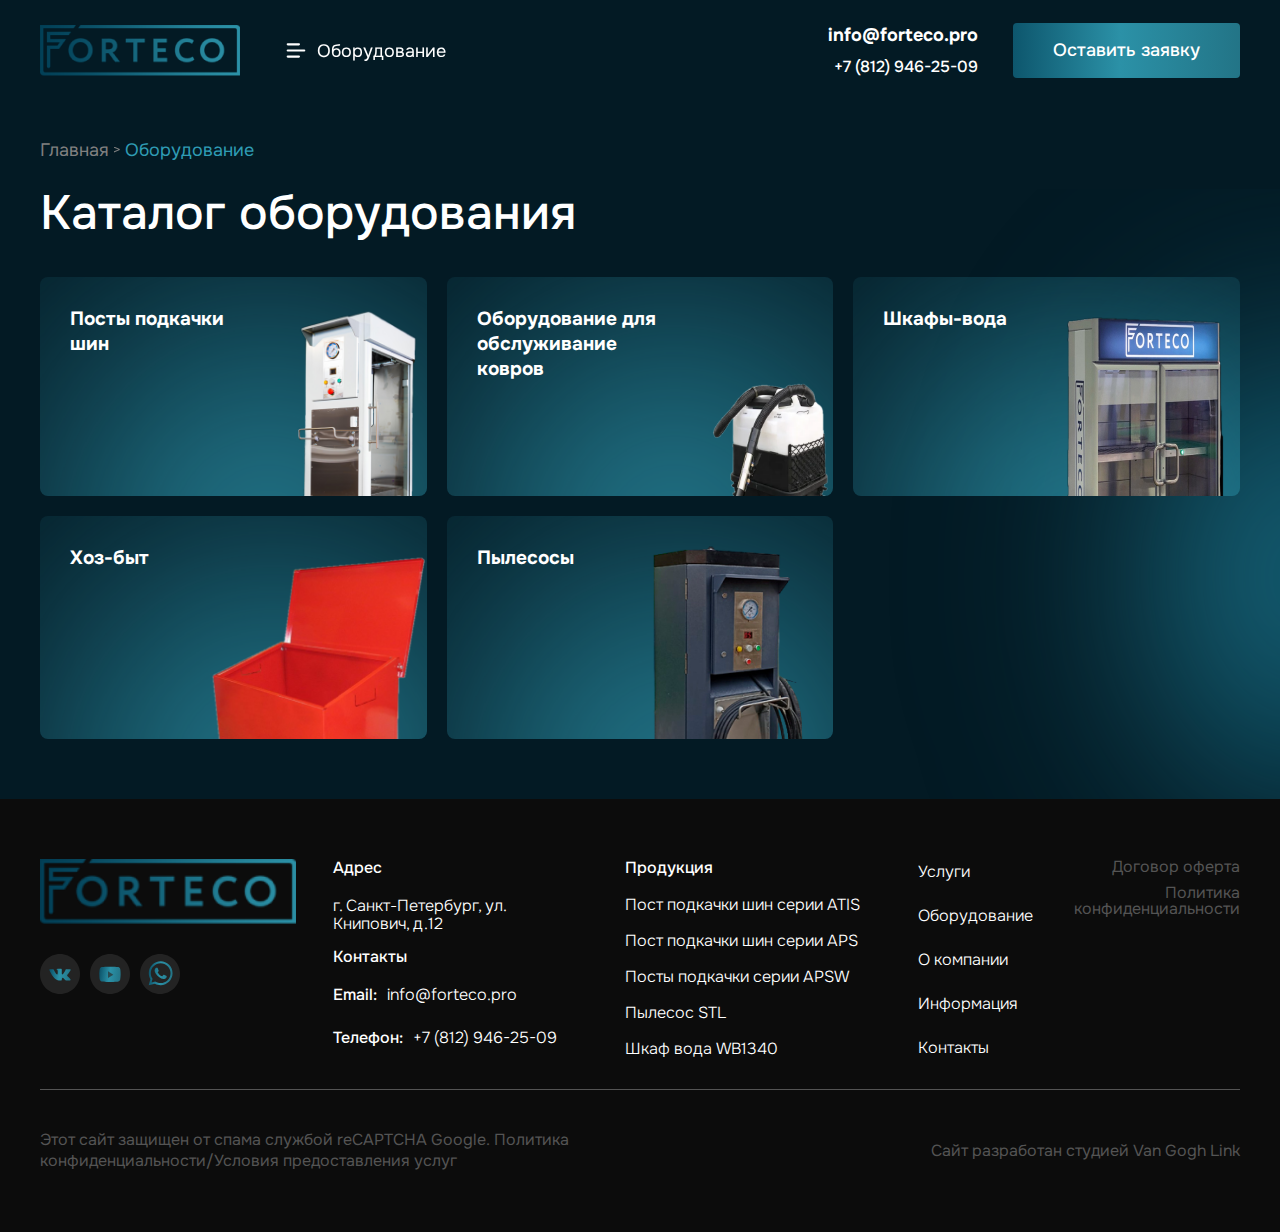
<file: catalog-page.html>
<!DOCTYPE html>
<html lang="ru">
  <head>
    <title>forteco</title>
    <meta charset="utf-8">
    <meta name="viewport" content="width=device-width, initial-scale=1.0">
    <meta http-equiv="X-UA-Compatible" content="ie=edge">
    <meta name="description" content="">
    <link rel="stylesheet" href="css/style.min.css">
  </head>
  <body>
    <div class="visually-hidden"><svg xmlns="http://www.w3.org/2000/svg" xmlns:xlink="http://www.w3.org/1999/xlink"><defs>
<filter id="filter0_f_676_5001" x="-64" y="-109" width="1378" height="1126" filterUnits="userSpaceOnUse" color-interpolation-filters="sRGB">
<feFlood flood-opacity="0" result="BackgroundImageFix"/>
<feBlend mode="normal" in="SourceGraphic" in2="BackgroundImageFix" result="shape"/>
<feGaussianBlur stdDeviation="150" result="effect1_foregroundBlur_676_5001"/>
</filter>
<linearGradient id="paint0_linear_676_5001" x1="386.288" y1="272.642" x2="819.271" y2="300.689" gradientUnits="userSpaceOnUse">
<stop stop-color="#298DA3"/>
<stop offset="0.9999" stop-color="#07536D"/>
<stop offset="1" stop-color="#074960"/>
</linearGradient>

<linearGradient id="paint0_linear_448_2711" x1="40.96" y1="78" x2="97.6654" y2="83.2959" gradientUnits="userSpaceOnUse">
<stop offset="0.015" stop-color="#05465D"/>
<stop offset="0.52" stop-color="#2B91A7"/>
<stop offset="1" stop-color="#227284"/>
</linearGradient>

<filter id="filter0_f_1106_1708" x="-273" y="-215" width="876" height="918" filterUnits="userSpaceOnUse" color-interpolation-filters="sRGB">
<feFlood flood-opacity="0" result="BackgroundImageFix"/>
<feBlend mode="normal" in="SourceGraphic" in2="BackgroundImageFix" result="shape"/>
<feGaussianBlur stdDeviation="150" result="effect1_foregroundBlur_1106_1708"/>
</filter>

<filter id="filter0_f_418_569" x="0" y="0" width="1543" height="873" filterUnits="userSpaceOnUse" color-interpolation-filters="sRGB">
<feFlood flood-opacity="0" result="BackgroundImageFix"/>
<feBlend mode="normal" in="SourceGraphic" in2="BackgroundImageFix" result="shape"/>
<feGaussianBlur stdDeviation="150" result="effect1_foregroundBlur_418_569"/>
</filter>
<linearGradient id="paint0_linear_418_569" x1="343.542" y1="372.861" x2="1046.1" y2="605.366" gradientUnits="userSpaceOnUse">
<stop stop-color="#298DA3"/>
<stop offset="0.9999" stop-color="#07536D"/>
<stop offset="1" stop-color="#074960"/>
</linearGradient>

<filter id="filter0_f_418_567" x="-727" y="0" width="1126" height="1378" filterUnits="userSpaceOnUse" color-interpolation-filters="sRGB">
<feFlood flood-opacity="0" result="BackgroundImageFix"/>
<feBlend mode="normal" in="SourceGraphic" in2="BackgroundImageFix" result="shape"/>
<feGaussianBlur stdDeviation="150" result="effect1_foregroundBlur_418_567"/>
</filter>
<linearGradient id="paint0_linear_418_567" x1="-402.712" y1="507.642" x2="30.2711" y2="535.689" gradientUnits="userSpaceOnUse">
<stop stop-color="#298DA3"/>
<stop offset="0.9999" stop-color="#07536D"/>
<stop offset="1" stop-color="#074960"/>
</linearGradient>

<filter id="filter0_f_418_568" x="0" y="0" width="1126" height="1378" filterUnits="userSpaceOnUse" color-interpolation-filters="sRGB">
<feFlood flood-opacity="0" result="BackgroundImageFix"/>
<feBlend mode="normal" in="SourceGraphic" in2="BackgroundImageFix" result="shape"/>
<feGaussianBlur stdDeviation="150" result="effect1_foregroundBlur_418_568"/>
</filter>
<linearGradient id="paint0_linear_418_568" x1="324.288" y1="507.642" x2="757.271" y2="535.689" gradientUnits="userSpaceOnUse">
<stop stop-color="#298DA3"/>
<stop offset="0.9999" stop-color="#07536D"/>
<stop offset="1" stop-color="#074960"/>
</linearGradient>

<filter id="filter0_f_529_1030" x="-289" y="-300" width="849" height="955" filterUnits="userSpaceOnUse" color-interpolation-filters="sRGB">
<feFlood flood-opacity="0" result="BackgroundImageFix"/>
<feBlend mode="normal" in="SourceGraphic" in2="BackgroundImageFix" result="shape"/>
<feGaussianBlur stdDeviation="150" result="effect1_foregroundBlur_529_1030"/>
</filter>

<filter id="filter0_f_573_703" x="-260" y="-253" width="980" height="1041" filterUnits="userSpaceOnUse" color-interpolation-filters="sRGB">
<feFlood flood-opacity="0" result="BackgroundImageFix"/>
<feBlend mode="normal" in="SourceGraphic" in2="BackgroundImageFix" result="shape"/>
<feGaussianBlur stdDeviation="150" result="effect1_foregroundBlur_573_703"/>
</filter>

<linearGradient id="paint0_linear_448_3117" x1="1.7095" y1="23.5353" x2="35.1235" y2="26.6559" gradientUnits="userSpaceOnUse">
<stop offset="0.015" stop-color="#05465D"/>
<stop offset="0.52" stop-color="#2B91A7"/>
<stop offset="1" stop-color="#227284"/>
</linearGradient>

<filter id="filter0_f_2013_859" x="-118" y="-34" width="676" height="676" filterUnits="userSpaceOnUse" color-interpolation-filters="sRGB">
<feFlood flood-opacity="0" result="BackgroundImageFix"/>
<feBlend mode="normal" in="SourceGraphic" in2="BackgroundImageFix" result="shape"/>
<feGaussianBlur stdDeviation="100" result="effect1_foregroundBlur_2013_859"/>
</filter>

<filter id="filter0_f_2013_33" x="-218" y="-134" width="876" height="876" filterUnits="userSpaceOnUse" color-interpolation-filters="sRGB">
<feFlood flood-opacity="0" result="BackgroundImageFix"/>
<feBlend mode="normal" in="SourceGraphic" in2="BackgroundImageFix" result="shape"/>
<feGaussianBlur stdDeviation="150" result="effect1_foregroundBlur_2013_33"/>
</filter>

<filter id="filter0_f_2013_225" x="-218" y="-134" width="876" height="876" filterUnits="userSpaceOnUse" color-interpolation-filters="sRGB">
<feFlood flood-opacity="0" result="BackgroundImageFix"/>
<feBlend mode="normal" in="SourceGraphic" in2="BackgroundImageFix" result="shape"/>
<feGaussianBlur stdDeviation="150" result="effect1_foregroundBlur_2013_225"/>
</filter>

<filter id="filter0_f_676_4228" x="0" y="-136" width="1301" height="1106" filterUnits="userSpaceOnUse" color-interpolation-filters="sRGB">
<feFlood flood-opacity="0" result="BackgroundImageFix"/>
<feBlend mode="normal" in="SourceGraphic" in2="BackgroundImageFix" result="shape"/>
<feGaussianBlur stdDeviation="150" result="effect1_foregroundBlur_676_4228"/>
</filter>
<linearGradient id="paint0_linear_676_4228" x1="197.187" y1="480.25" x2="1018.79" y2="586.553" gradientUnits="userSpaceOnUse">
<stop offset="0.015" stop-color="#05465D"/>
<stop offset="0.52" stop-color="#2B91A7"/>
<stop offset="1" stop-color="#227284"/>
</linearGradient>

<filter id="filter0_f_676_4093" x="0" y="-118" width="1455" height="1106" filterUnits="userSpaceOnUse" color-interpolation-filters="sRGB">
<feFlood flood-opacity="0" result="BackgroundImageFix"/>
<feBlend mode="normal" in="SourceGraphic" in2="BackgroundImageFix" result="shape"/>
<feGaussianBlur stdDeviation="150" result="effect1_foregroundBlur_676_4093"/>
</filter>
<linearGradient id="paint0_linear_676_4093" x1="339.479" y1="317.047" x2="1028.19" y2="428.542" gradientUnits="userSpaceOnUse">
<stop stop-color="#298DA3"/>
<stop offset="0.9999" stop-color="#07536D"/>
<stop offset="1" stop-color="#074960"/>
</linearGradient>

<filter id="filter0_f_676_4127" x="-120" y="-109" width="540" height="276" filterUnits="userSpaceOnUse" color-interpolation-filters="sRGB">
<feFlood flood-opacity="0" result="BackgroundImageFix"/>
<feBlend mode="normal" in="SourceGraphic" in2="BackgroundImageFix" result="shape"/>
<feGaussianBlur stdDeviation="60" result="effect1_foregroundBlur_676_4127"/>
</filter>

<linearGradient id="paint0_linear_483_694" x1="-7.04" y1="30" x2="49.6654" y2="35.2959" gradientUnits="userSpaceOnUse">
<stop offset="0.015" stop-color="#05465D"/>
<stop offset="0.52" stop-color="#2B91A7"/>
<stop offset="1" stop-color="#227284"/>
</linearGradient>

<filter id="filter0_f_787_2770" x="-145" y="-112" width="590" height="282" filterUnits="userSpaceOnUse" color-interpolation-filters="sRGB">
<feFlood flood-opacity="0" result="BackgroundImageFix"/>
<feBlend mode="normal" in="SourceGraphic" in2="BackgroundImageFix" result="shape"/>
<feGaussianBlur stdDeviation="60" result="effect1_foregroundBlur_787_2770"/>
</filter>

<linearGradient id="paint0_linear_676_5478" x1="4.27376" y1="58.8388" x2="87.8088" y2="66.6404" gradientUnits="userSpaceOnUse">
<stop offset="0.015" stop-color="#05465D"/>
<stop offset="0.52" stop-color="#2B91A7"/>
<stop offset="1" stop-color="#227284"/>
</linearGradient>

<filter id="filter0_f_676_5241" x="-329" y="-354" width="1253" height="1403" filterUnits="userSpaceOnUse" color-interpolation-filters="sRGB">
<feFlood flood-opacity="0" result="BackgroundImageFix"/>
<feBlend mode="normal" in="SourceGraphic" in2="BackgroundImageFix" result="shape"/>
<feGaussianBlur stdDeviation="225" result="effect1_foregroundBlur_676_5241"/>
</filter>

<linearGradient id="paint0_linear_2013_124" x1="-7.00835" y1="31.1871" x2="51.4662" y2="36.6483" gradientUnits="userSpaceOnUse">
<stop offset="0.015" stop-color="#05465D"/>
<stop offset="0.52" stop-color="#2B91A7"/>
<stop offset="1" stop-color="#227284"/>
</linearGradient>

<linearGradient id="paint0_linear_787_4977" x1="-7.00838" y1="31.1871" x2="51.4661" y2="36.6483" gradientUnits="userSpaceOnUse">
<stop offset="0.015" stop-color="#05465D"/>
<stop offset="0.52" stop-color="#2B91A7"/>
<stop offset="1" stop-color="#227284"/>
</linearGradient>

<linearGradient id="paint0_linear_787_4970" x1="-7.00837" y1="31.1871" x2="51.4661" y2="36.6483" gradientUnits="userSpaceOnUse">
<stop offset="0.015" stop-color="#05465D"/>
<stop offset="0.52" stop-color="#2B91A7"/>
<stop offset="1" stop-color="#227284"/>
</linearGradient>

<linearGradient id="paint0_linear_787_4963" x1="-7.00838" y1="31.1871" x2="51.4661" y2="36.6483" gradientUnits="userSpaceOnUse">
<stop offset="0.015" stop-color="#05465D"/>
<stop offset="0.52" stop-color="#2B91A7"/>
<stop offset="1" stop-color="#227284"/>
</linearGradient>

<linearGradient id="paint0_linear_676_4102" x1="2.13688" y1="29.4194" x2="43.9044" y2="33.3202" gradientUnits="userSpaceOnUse">
<stop offset="0.015" stop-color="#05465D"/>
<stop offset="0.52" stop-color="#2B91A7"/>
<stop offset="1" stop-color="#227284"/>
</linearGradient>

<linearGradient id="paint0_linear_1073_660" x1="6.20412" y1="22.1334" x2="30.9384" y2="26.2584" gradientUnits="userSpaceOnUse">
<stop offset="0.015" stop-color="#05465D"/>
<stop offset="0.52" stop-color="#2B91A7"/>
<stop offset="1" stop-color="#227284"/>
</linearGradient>

<linearGradient id="hover-gradient" x1="6.20412" y1="22.1334" x2="30.9384" y2="26.2584" gradientUnits="userSpaceOnUse">
<stop offset="0.015" stop-color="#05465D"/>
<stop offset="0.52" stop-color="#2B91A7"/>
<stop offset="1" stop-color="#227284"/>
</linearGradient>

<linearGradient id="paint0_linear_1073_669" x1="5.16384" y1="22.3332" x2="33.3832" y2="24.9561" gradientUnits="userSpaceOnUse">
<stop offset="0.015" stop-color="#05465D"/>
<stop offset="0.52" stop-color="#2B91A7"/>
<stop offset="1" stop-color="#227284"/>
</linearGradient>

<linearGradient id="paint0_linear_1073_664" x1="6.20412" y1="22.2501" x2="31.2043" y2="25.4986" gradientUnits="userSpaceOnUse">
<stop offset="0.015" stop-color="#05465D"/>
<stop offset="0.52" stop-color="#2B91A7"/>
<stop offset="1" stop-color="#227284"/>
</linearGradient>
</defs><symbol id="404" viewBox="0 0 1314 1017"><g fill="none">
<g filter="url(#filter0_f_676_5001)">
<ellipse cx="625" cy="454" rx="263" ry="389" transform="rotate(90 625 454)" fill="url(#paint0_linear_676_5001)"/>
</g>

</g></symbol><symbol id="arow-left" viewBox="0 0 48 48"><g fill="none">
<rect x="47" y="47" width="46" height="46" rx="23" transform="rotate(-180 47 47)" fill="#242323" fill-opacity="1"/>
<rect x="47" y="47" width="46" height="46" rx="23" transform="rotate(-180 47 47)" stroke="url(#paint0_linear_448_2711)" stroke-width="2"/>
<path d="M27 30L21 24L27 18" stroke="white" stroke-width="2" stroke-linecap="round"/>

</g></symbol><symbol id="arrow-b" viewBox="0 0 6 6"><g fill="none">
	<desc>
			Created with Pixso.
	</desc>
	
	<path id="&gt;" d="M-0.09 0.78L4.43 2.55L-0.09 4.34L-0.09 5.66L5.75 3.06L5.75 2.07L-0.09 -0.52L-0.09 0.78Z" fill="gray" fill-opacity="1.000000" fill-rule="evenodd"/>
</g></symbol><symbol id="bg-card" viewBox="0 0 310 571"><g fill="none">
<g filter="url(#filter0_f_1106_1708)">
<ellipse cx="165" cy="244" rx="138" ry="159" fill="#2F9CB4"/>
</g>

</g></symbol><symbol id="bg-centr" viewBox="0 0 1543 873"><g fill="none">
<g opacity="0.5" filter="url(#filter0_f_418_569)">
<ellipse cx="771.5" cy="436.5" rx="471.5" ry="136.5" fill="url(#paint0_linear_418_569)"/>
</g>

</g></symbol><symbol id="bg-left" viewBox="0 0 399 1378"><g fill="none">
<g filter="url(#filter0_f_418_567)">
<ellipse cx="-164" cy="689" rx="263" ry="389" fill="url(#paint0_linear_418_567)"/>
</g>

</g></symbol><symbol id="bg-right" viewBox="0 0 398 1378"><g fill="none">
<g filter="url(#filter0_f_418_568)">
<ellipse cx="563" cy="689" rx="263" ry="389" fill="url(#paint0_linear_418_568)"/>
</g>

</g></symbol><symbol id="bg-sublist" viewBox="0 0 308 355"><g fill="none">
<g filter="url(#filter0_f_529_1030)">
<ellipse cx="135.5" cy="177.5" rx="124.5" ry="177.5" fill="#2F9CB4"/>
</g>

</g></symbol><symbol id="card-bg" viewBox="0 0 440 221"><g fill="none">
<g filter="url(#filter0_f_573_703)">
<ellipse cx="230" cy="267.5" rx="190" ry="220.5" fill="#2F9CB4"/>
</g>

</g></symbol><symbol id="check" viewBox="0 0 40 40"><g fill="none">
<circle cx="20" cy="19.9998" r="13.1421" transform="rotate(135 20 19.9998)" stroke="url(#paint0_linear_448_3117)" stroke-width="2"/>
<path d="M14.7168 18.9432L18.9429 23.1692L25.2819 16.8302" stroke="white" stroke-width="2" stroke-linecap="round"/>

</g></symbol><symbol id="close-icon" viewBox="0 0 12 12"><g fill="none">
<path d="M0.666016 0.667236L5.99935 6.00057L0.666016 11.3339" stroke="white" stroke-width="1.33338" stroke-linecap="round"/>
<path d="M11.333 0.667236L5.99967 6.00057L11.333 11.3339" stroke="white" stroke-width="1.33338" stroke-linecap="round"/>
</g></symbol><symbol id="elipse-bg1" viewBox="0 0 440 520"><g fill="none">
<g filter="url(#filter0_f_2013_859)">
<circle cx="220" cy="304" r="138" fill="#2F9CB4"/>
</g>

</g></symbol><symbol id="elipse-bg2" viewBox="0 0 440 520"><g fill="none">
<g opacity="0.7" filter="url(#filter0_f_2013_33)">
<circle cx="220" cy="304" r="138" fill="#993CF6"/>
</g>

</g></symbol><symbol id="elipse-bg3" viewBox="0 0 440 520"><g fill="none">
<g filter="url(#filter0_f_2013_225)">
<circle cx="220" cy="304" r="138" fill="#2E7EF7"/>
</g>

</g></symbol><symbol id="elipse-form" viewBox="0 0 1260 831"><g fill="none">
<g opacity="0.3" filter="url(#filter0_f_676_4228)">
<path d="M1001 417C1001 556.728 844.076 670 650.5 670C456.924 670 300 556.728 300 417C300 277.272 456.924 164 650.5 164C844.076 164 1001 277.272 1001 417Z" fill="url(#paint0_linear_676_4228)"/>
</g>

</g></symbol><symbol id="ellipse-intro" viewBox="0 0 971 988"><g fill="none">
<g filter="url(#filter0_f_676_4093)">
<ellipse cx="727.5" cy="435" rx="427.5" ry="253" fill="url(#paint0_linear_676_4093)"/>
</g>

</g></symbol><symbol id="ellipse" viewBox="0 0 300 56"><g fill="none">
<g filter="url(#filter0_f_676_4127)">
<ellipse cx="150" cy="18" rx="150" ry="18" transform="matrix(1 0 0 -1 0 47)" fill="#2F9CB4"/>
</g>

</g></symbol><symbol id="exit" viewBox="0 0 48 48"><g fill="none">
<rect x="0.5" y="0.5" width="47" height="47" rx="23.5" fill="#2E2E2E" fill-opacity="0.7"/>
<rect x="0.5" y="0.5" width="47" height="47" rx="23.5" stroke="url(#paint0_linear_483_694)"/>
<path d="M16 16L24 24L16 32" stroke="white" stroke-width="2" stroke-linecap="round"/>
<path d="M32 16L24 24L32 32" stroke="white" stroke-width="2" stroke-linecap="round"/>

</g></symbol><symbol id="hover" viewBox="0 0 300 56"><g fill="none">
<g filter="url(#filter0_f_787_2770)">
<ellipse cx="175" cy="21" rx="175" ry="21" transform="matrix(1 0 0 -1 -25 50)" fill="#2F9CB4"/>
</g>

</g></symbol><symbol id="letter" viewBox="0 0 24 31"><g fill="none">
<path d="M15.599 0H0V30.75H24V8.42387L15.599 0ZM15.3333 8.69022V1.6033L22.401 8.69022H15.3333Z" fill="#2F9CB4"/>
</g></symbol><symbol id="menu-button" viewBox="0 0 32 32"><g fill="none">
<rect x="6.66699" y="20.5334" width="13.3333" height="2.13333" rx="1.06667" fill="white"/>
<rect x="6.66699" y="14.3999" width="18.6667" height="2.13333" rx="1.06667" fill="white"/>
<rect x="6.66699" y="8.2666" width="13.3333" height="2.13333" rx="1.06667" fill="white"/>
</g></symbol><symbol id="modal-thanks" viewBox="0 0 100 100"><g fill="none">
<circle cx="50" cy="50" r="34.8553" transform="rotate(135 50 50)" stroke="url(#paint0_linear_676_5478)"/>
<path d="M36.793 47.3582L47.3582 57.9233L63.2058 42.0757" stroke="white" stroke-width="2" stroke-linecap="round"/>

</g></symbol><symbol id="modal" viewBox="0 0 600 676"><g fill="none">
<g filter="url(#filter0_f_676_5241)">
<ellipse cx="297.5" cy="347.5" rx="176.5" ry="251.5" fill="#2F9CB4"/>
</g>

</g></symbol><symbol id="num1" viewBox="0 0 50 50"><g fill="none">
<circle cx="25" cy="25" r="23.7487" stroke="url(#paint0_linear_2013_124)" stroke-width="2"/>
<path d="M26.7201 33H23.9361V19.944H20.4801V18.048C21.4241 18.016 22.2561 17.864 22.9761 17.592C23.6961 17.304 24.2641 16.784 24.6801 16.032H26.7201V33Z" fill="white"/>

</g></symbol><symbol id="num2" viewBox="0 0 50 50"><g fill="none">
<circle cx="25" cy="25" r="23.7487" stroke="url(#paint0_linear_787_4977)" stroke-width="2"/>
<path d="M23.28 26.664C23.664 26.328 24.088 25.96 24.552 25.56C25.032 25.16 25.48 24.744 25.896 24.312C26.328 23.864 26.68 23.384 26.952 22.872C27.24 22.36 27.384 21.808 27.384 21.216C27.384 20.352 27.128 19.656 26.616 19.128C26.104 18.6 25.368 18.336 24.408 18.336C23.64 18.336 22.992 18.512 22.464 18.864C21.936 19.216 21.608 19.688 21.48 20.28H18.744C18.808 19.544 19.008 18.888 19.344 18.312C19.696 17.736 20.136 17.264 20.664 16.896C21.192 16.528 21.768 16.264 22.392 16.104C23.032 15.928 23.76 15.84 24.576 15.84C25.344 15.84 26.064 15.944 26.736 16.152C27.408 16.36 27.992 16.672 28.488 17.088C29 17.504 29.4 18.032 29.688 18.672C29.992 19.296 30.144 20.032 30.144 20.88C30.144 21.552 30.056 22.168 29.88 22.728C29.704 23.288 29.464 23.808 29.16 24.288C28.856 24.768 28.504 25.216 28.104 25.632C27.72 26.048 27.312 26.44 26.88 26.808C26.304 27.304 25.792 27.736 25.344 28.104C24.912 28.456 24.52 28.776 24.168 29.064C23.816 29.352 23.496 29.616 23.208 29.856C22.92 30.08 22.648 30.304 22.392 30.528H30.144V33H18.6V30.72L23.28 26.664Z" fill="white"/>

</g></symbol><symbol id="num3" viewBox="0 0 50 50"><g fill="none">
<circle cx="25" cy="25" r="23.7487" stroke="url(#paint0_linear_787_4970)" stroke-width="2"/>
<path d="M25.056 33.168C24.272 33.168 23.52 33.088 22.8 32.928C22.08 32.752 21.432 32.488 20.856 32.136C20.296 31.768 19.816 31.296 19.416 30.72C19.032 30.144 18.784 29.448 18.672 28.632H21.48C21.608 29.048 21.8 29.384 22.056 29.64C22.312 29.896 22.6 30.104 22.92 30.264C23.256 30.424 23.608 30.536 23.976 30.6C24.344 30.648 24.704 30.672 25.056 30.672C25.424 30.672 25.808 30.64 26.208 30.576C26.608 30.496 26.968 30.36 27.288 30.168C27.624 29.976 27.896 29.712 28.104 29.376C28.328 29.024 28.44 28.568 28.44 28.008C28.44 27.496 28.336 27.08 28.128 26.76C27.936 26.44 27.672 26.192 27.336 26.016C27.016 25.84 26.648 25.72 26.232 25.656C25.832 25.592 25.424 25.56 25.008 25.56H23.328V23.208H24.312C24.696 23.208 25.096 23.168 25.512 23.088C25.928 23.008 26.304 22.872 26.64 22.68C26.992 22.488 27.272 22.232 27.48 21.912C27.704 21.592 27.816 21.192 27.816 20.712C27.816 20.248 27.736 19.864 27.576 19.56C27.416 19.24 27.2 18.992 26.928 18.816C26.656 18.624 26.344 18.496 25.992 18.432C25.656 18.352 25.296 18.312 24.912 18.312C24.256 18.312 23.64 18.464 23.064 18.768C22.488 19.056 22.112 19.568 21.936 20.304H19.2C19.296 19.52 19.512 18.848 19.848 18.288C20.184 17.712 20.616 17.248 21.144 16.896C21.672 16.528 22.264 16.256 22.92 16.08C23.592 15.904 24.296 15.816 25.032 15.816C25.752 15.816 26.44 15.896 27.096 16.056C27.768 16.216 28.36 16.472 28.872 16.824C29.384 17.176 29.792 17.64 30.096 18.216C30.4 18.776 30.552 19.464 30.552 20.28C30.552 20.952 30.384 21.616 30.048 22.272C29.728 22.928 29.128 23.48 28.248 23.928C29.256 24.2 30.008 24.696 30.504 25.416C31 26.12 31.248 26.976 31.248 27.984C31.248 28.912 31.072 29.704 30.72 30.36C30.384 31 29.936 31.536 29.376 31.968C28.832 32.384 28.184 32.688 27.432 32.88C26.68 33.072 25.888 33.168 25.056 33.168Z" fill="white"/>

</g></symbol><symbol id="num4" viewBox="0 0 50 50"><g fill="none">
<circle cx="25" cy="25" r="23.7487" stroke="url(#paint0_linear_787_4963)" stroke-width="2"/>
<path d="M28.408 16.032V27.288H30.352V29.736H28.408V33H25.648V29.736H16.888V27.744L24.832 16.032H28.408ZM20.104 27.288H25.648V18.984L20.104 27.288Z" fill="white"/>

</g></symbol><symbol id="ok" viewBox="0 0 50 50"><g fill="none">
<circle cx="25" cy="25" r="17.1777" transform="rotate(135 25 25)" stroke="url(#paint0_linear_676_4102)"/>
<path d="M18.3975 23.6791L23.6801 28.9616L31.6039 21.0378" stroke="white" stroke-width="2" stroke-linecap="round"/>

</g></symbol><symbol id="switch" viewBox="0 0 11 8"><g fill="none">
<path d="M1 2.77046L4.29513 6.06554L9.23775 1.12292" stroke="white" stroke-width="1.55942" stroke-linecap="round"/>
</g></symbol><symbol id="VK" viewBox="0 0 40 40"><g fill="none">
<path d="M0 20C0 8.9543 8.9543 0 20 0C31.0457 0 40 8.9543 40 20C40 31.0457 31.0457 40 20 40C8.9543 40 0 31.0457 0 20Z" fill="#2E2E2E" fill-opacity="0.7"/>
<path d="M21.0459 26.5635C21.0459 26.5635 21.4309 26.5215 21.6281 26.3136C21.8086 26.1231 21.8024 25.7636 21.8024 25.7636C21.8024 25.7636 21.7784 24.0849 22.5724 23.837C23.355 23.5933 24.3598 25.4604 25.4261 26.1784C26.2317 26.7212 26.8431 26.6024 26.8431 26.6024L29.6927 26.5635C29.6927 26.5635 31.1827 26.4734 30.4763 25.3232C30.4178 25.2289 30.0641 24.472 28.3581 22.9173C26.5708 21.2898 26.8108 21.553 28.9623 18.7375C30.2728 17.0229 30.7966 15.9762 30.6328 15.5286C30.4773 15.1005 29.5132 15.2142 29.5132 15.2142L26.3057 15.2337C26.3057 15.2337 26.0678 15.2019 25.8915 15.3053C25.7193 15.4067 25.6077 15.6433 25.6077 15.6433C25.6077 15.6433 25.1006 16.9697 24.4234 18.0984C22.995 20.4786 22.4242 20.6046 22.1905 20.4571C21.6469 20.112 21.7825 19.0724 21.7825 18.3339C21.7825 16.0264 22.1394 15.0647 21.0887 14.8158C20.7402 14.7328 20.4835 14.6785 19.5914 14.6693C18.4467 14.658 17.4785 14.6734 16.9296 14.9366C16.5644 15.1118 16.2827 15.503 16.4549 15.5256C16.6667 15.5532 17.1467 15.6526 17.4012 15.9926C17.7299 16.432 17.7184 17.4173 17.7184 17.4173C17.7184 17.4173 17.9073 20.1335 17.2771 20.4704C16.8451 20.7019 16.2524 20.2298 14.9784 18.0697C14.3263 16.9635 13.8338 15.7406 13.8338 15.7406C13.8338 15.7406 13.7389 15.5122 13.5688 15.3893C13.3632 15.2408 13.0763 15.1947 13.0763 15.1947L10.0285 15.2142C10.0285 15.2142 9.57042 15.2265 9.40243 15.4221C9.25323 15.5952 9.39096 15.9547 9.39096 15.9547C9.39096 15.9547 11.7772 21.4353 14.4797 24.1976C16.9578 26.7294 19.7708 26.5635 19.7708 26.5635H21.0459Z" fill="url(#paint0_linear_1073_660)"/>


</g></symbol><symbol id="WhatsApp" viewBox="0 0 40 40"><g fill="none">
<path d="M20 40C31.0457 40 40 31.0457 40 20C40 8.9543 31.0457 0 20 0C8.9543 0 0 8.9543 0 20C0 31.0457 8.9543 40 20 40Z" fill="#2E2E2E" fill-opacity="0.7"/>
<path fill-rule="evenodd" clip-rule="evenodd" d="M20.6596 31.127H20.6546C18.6642 31.1263 16.7085 30.6269 14.9714 29.6795L8.66699 31.3333L10.3542 25.1706C9.31344 23.367 8.76581 21.3212 8.7667 19.2251C8.76931 12.668 14.1043 7.33325 20.6594 7.33325C23.8409 7.33463 26.8268 8.57314 29.0722 10.8211C31.3175 13.0689 32.5534 16.0569 32.5521 19.2345C32.5495 25.7901 27.2166 31.1243 20.6596 31.127ZM15.2635 27.5265L15.6245 27.7407C17.1421 28.6413 18.8818 29.1178 20.6556 29.1185H20.6596C26.1077 29.1185 30.5419 24.6842 30.5441 19.2338C30.5451 16.5926 29.518 14.1092 27.6517 12.2407C25.7855 10.3723 23.3036 9.34286 20.6634 9.34195C15.2111 9.34195 10.7768 13.7758 10.7746 19.2258C10.7739 21.0936 11.2965 22.9125 12.2859 24.4863L12.521 24.8603L11.5224 28.5079L15.2635 27.5265ZM26.244 21.795C26.4513 21.8951 26.5912 21.9628 26.651 22.0625C26.7252 22.1864 26.7252 22.7814 26.4777 23.4756C26.23 24.1697 25.0429 24.8032 24.4719 24.8885C23.96 24.9651 23.3121 24.997 22.6003 24.7708C22.1687 24.6338 21.6152 24.451 20.9063 24.1448C18.1205 22.9419 16.2378 20.2419 15.882 19.7316C15.8571 19.6959 15.8397 19.6709 15.83 19.6579L15.8276 19.6547C15.6703 19.4448 14.6166 18.0389 14.6166 16.5839C14.6166 15.2151 15.289 14.4977 15.5984 14.1674C15.6196 14.1448 15.6391 14.124 15.6566 14.1049C15.929 13.8074 16.2509 13.733 16.449 13.733C16.6471 13.733 16.8454 13.7349 17.0186 13.7436C17.0399 13.7446 17.0621 13.7445 17.0851 13.7444C17.2583 13.7434 17.4742 13.7421 17.6871 14.2537C17.7691 14.4506 17.889 14.7424 18.0154 15.0503C18.2711 15.6728 18.5536 16.3606 18.6033 16.4601C18.6776 16.6088 18.7271 16.7823 18.6281 16.9807C18.6132 17.0105 18.5995 17.0385 18.5863 17.0654C18.5119 17.2172 18.4572 17.329 18.331 17.4764C18.2813 17.5344 18.23 17.5969 18.1787 17.6594C18.0764 17.7839 17.9742 17.9083 17.8852 17.997C17.7364 18.1452 17.5816 18.306 17.7549 18.6035C17.9283 18.901 18.5246 19.874 19.408 20.662C20.3576 21.509 21.183 21.867 21.6013 22.0485C21.683 22.0839 21.7492 22.1126 21.7977 22.1369C22.0948 22.2857 22.2681 22.2608 22.4415 22.0625C22.6148 21.8642 23.1843 21.1948 23.3824 20.8974C23.5804 20.6 23.7786 20.6495 24.0509 20.7486C24.3234 20.8479 25.7843 21.5667 26.0815 21.7154C26.1395 21.7445 26.1937 21.7707 26.244 21.795Z" fill="url(#paint0_linear_1073_669)"/>

</g></symbol><symbol id="Youtube" viewBox="0 0 40 40"><g fill="none">
<path d="M0 20C0 8.9543 8.9543 0 20 0C31.0457 0 40 8.9543 40 20C40 31.0457 31.0457 40 20 40C8.9543 40 0 31.0457 0 20Z" fill="#2E2E2E" fill-opacity="0.7"/>
<path d="M30.2205 15.0611C29.9752 14.1186 29.2523 13.3764 28.3343 13.1245C26.6708 12.6667 19.9997 12.6667 19.9997 12.6667C19.9997 12.6667 13.3285 12.6667 11.6649 13.1245C10.7469 13.3764 10.024 14.1186 9.7787 15.0611C9.33301 16.7693 9.33301 20.3334 9.33301 20.3334C9.33301 20.3334 9.33301 23.8974 9.7787 25.6057C10.024 26.5482 10.7469 27.2904 11.6649 27.5424C13.3285 28.0001 19.9997 28.0001 19.9997 28.0001C19.9997 28.0001 26.6708 28.0001 28.3343 27.5424C29.2523 27.2904 29.9752 26.5482 30.2205 25.6057C30.6663 23.8974 30.6663 20.3334 30.6663 20.3334C30.6663 20.3334 30.6663 16.7693 30.2205 15.0611Z" fill="url(#paint0_linear_1073_664)"/>
<path d="M18 23.9999V17.3333L23.3333 20.6667L18 23.9999Z" fill="#2E2E2E" fill-opacity="0.7"/>

</g></symbol></svg>
    </div>
    <div class="wrapper">
      <header class="header" data-header data-media="(max-width: 1023px)">
        <div class="container">
          <div class="header__wrapper"><a class="header__logo" href="/" aria-label="Переход на главную"><img class="header__logo-img" src="img/content/logo.png" alt="Лого"></a>
            <nav class="main-nav"><ul class="main-nav__list" data-header-accordion>
<li class="main-nav__item menu-item-has-children"><a class="main-nav__link" href="">
                Оборудование<svg width="32" height="32" viewBox="0 0 32 32" fill="none" xmlns="http://www.w3.org/2000/svg">
<rect x="6.66699" y="20.5334" width="13.3333" height="2.13333" rx="1.06667" fill="white"/>
<rect x="6.66699" y="14.3999" width="18.6667" height="2.13333" rx="1.06667" fill="white"/>
<rect x="6.66699" y="8.2666" width="13.3333" height="2.13333" rx="1.06667" fill="white"/>
</svg></a><ul class="main-nav__sublist">
<li class="main-nav__subitem">
<a class="main-nav__sublink" href="#">Посты подкачки шин</a>
</li>
<li class="main-nav__subitem">
<a class="main-nav__sublink" href="#">Шкафы</a>
</li>
<li class="main-nav__subitem">
<a class="main-nav__sublink" href="#">Пылесосы</a>
</li>
<li class="main-nav__subitem">
<a class="main-nav__sublink" href="#">Хоз-быт</a>
</li>
<li class="main-nav__subitem">
<a class="main-nav__sublink" href="#">Обслуживание автомобильных ковров</a>
</li>
<li class="main-nav__subitem">
<a class="main-nav__sublink" href="#">Все категории</a>
</li>
</ul>
</li>
</ul>
              <div class="header__right">
                <div class="main-nav__contacts"><a class="main-nav__email" href="mailto:info@forteco.pro">info@forteco.pro</a><a class="main-nav__phone" href="tel:+78129462509">+7 (812) 946-25-09</a></div>
                <button class="header__btn">Оставить заявку</button>
              </div>
            </nav>
          </div>
        </div>
      </header>
      <main>
        <div class="breadcrumbs">
          <div class="container">
            <ul class="list-reset breadcrumbs__list">
              <li class="breadcrumbs__item"><a class="breadcrumbs__link" href="#">Главная</a>
                <svg width="16" height="16" aria-hidden="true">
                  <use xlink:href="#arrow-b"></use>
                </svg>
              </li>
              <li class="breadcrumbs__item"><a class="breadcrumbs__link" href="#">Оборудование</a>
                <svg width="16" height="16" aria-hidden="true">
                  <use xlink:href="#arrow-b"></use>
                </svg>
              </li>
            </ul>
          </div>
        </div>
        <section class="catalog">
          <div class="catalog__bg mainly__bg"><img class="mainly__img" src="img/sprite/bg-right.svg"></div>
          <div class="catalog__content"> 
            <h1 class="catalog__title">Каталог оборудования</h1>
            <ul class="catalog__list">
              <li class="catalog__item"> <a class="catalog__link" href="#">
                  <p class="catalog__text">Посты подкачки шин</p>
                  <div class="catalog__image"> <img class="catalog__img" src="img/content/cat1.png" alt="Фото товара"></div></a></li>
              <li class="catalog__item"> <a class="catalog__link" href="#">
                  <p class="catalog__text">Оборудование для обслуживание ковров</p>
                  <div class="catalog__image"> <img class="catalog__img" src="img/content/cat2.png" alt="Фото товара"></div></a></li>
              <li class="catalog__item"> <a class="catalog__link" href="#">
                  <p class="catalog__text">Шкафы-вода</p>
                  <div class="catalog__image"> <img class="catalog__img" src="img/content/cat3.png" alt="Фото товара"></div></a></li>
              <li class="catalog__item"> <a class="catalog__link" href="#">
                  <p class="catalog__text">Хоз-быт</p>
                  <div class="catalog__image"> <img class="catalog__img" src="img/content/cat4.png" alt="Фото товара"></div></a></li>
              <li class="catalog__item"> <a class="catalog__link" href="#">
                  <p class="catalog__text">Пылесосы</p>
                  <div class="catalog__image"> <img class="catalog__img" src="img/content/cat5.png" alt="Фото товара"></div></a></li>
            </ul>
          </div>
        </section>
      </main>
      <footer class="footer">
        <div class="footer__content">
          <div class="footer__inner"><a class="footer__logo" href="/" aria-label="Переход на главную"><img class="footer__logo-img" src="img/content/logo.png" alt="Лого"></a>
            <div class="footer__icons">
              <div class="footer__social"> <a class="footer__social-link" href="#"><svg width="40" height="40" viewBox="0 0 40 40" fill="none" xmlns="http://www.w3.org/2000/svg">
<path d="M0 20C0 8.9543 8.9543 0 20 0C31.0457 0 40 8.9543 40 20C40 31.0457 31.0457 40 20 40C8.9543 40 0 31.0457 0 20Z" fill="#2E2E2E" fill-opacity="0.7"/>
<path d="M21.0459 26.5635C21.0459 26.5635 21.4309 26.5215 21.6281 26.3136C21.8086 26.1231 21.8024 25.7636 21.8024 25.7636C21.8024 25.7636 21.7784 24.0849 22.5724 23.837C23.355 23.5933 24.3598 25.4604 25.4261 26.1784C26.2317 26.7212 26.8431 26.6024 26.8431 26.6024L29.6927 26.5635C29.6927 26.5635 31.1827 26.4734 30.4763 25.3232C30.4178 25.2289 30.0641 24.472 28.3581 22.9173C26.5708 21.2898 26.8108 21.553 28.9623 18.7375C30.2728 17.0229 30.7966 15.9762 30.6328 15.5286C30.4773 15.1005 29.5132 15.2142 29.5132 15.2142L26.3057 15.2337C26.3057 15.2337 26.0678 15.2019 25.8915 15.3053C25.7193 15.4067 25.6077 15.6433 25.6077 15.6433C25.6077 15.6433 25.1006 16.9697 24.4234 18.0984C22.995 20.4786 22.4242 20.6046 22.1905 20.4571C21.6469 20.112 21.7825 19.0724 21.7825 18.3339C21.7825 16.0264 22.1394 15.0647 21.0887 14.8158C20.7402 14.7328 20.4835 14.6785 19.5914 14.6693C18.4467 14.658 17.4785 14.6734 16.9296 14.9366C16.5644 15.1118 16.2827 15.503 16.4549 15.5256C16.6667 15.5532 17.1467 15.6526 17.4012 15.9926C17.7299 16.432 17.7184 17.4173 17.7184 17.4173C17.7184 17.4173 17.9073 20.1335 17.2771 20.4704C16.8451 20.7019 16.2524 20.2298 14.9784 18.0697C14.3263 16.9635 13.8338 15.7406 13.8338 15.7406C13.8338 15.7406 13.7389 15.5122 13.5688 15.3893C13.3632 15.2408 13.0763 15.1947 13.0763 15.1947L10.0285 15.2142C10.0285 15.2142 9.57042 15.2265 9.40243 15.4221C9.25323 15.5952 9.39096 15.9547 9.39096 15.9547C9.39096 15.9547 11.7772 21.4353 14.4797 24.1976C16.9578 26.7294 19.7708 26.5635 19.7708 26.5635H21.0459Z" fill="url(#paint0_linear_1073_660)"/>
<defs>
<linearGradient id="paint0_linear_1073_660" x1="6.20412" y1="22.1334" x2="30.9384" y2="26.2584" gradientUnits="userSpaceOnUse">
<stop offset="0.015" stop-color="#05465D"/>
<stop offset="0.52" stop-color="#2B91A7"/>
<stop offset="1" stop-color="#227284"/>
</linearGradient>
</defs>
</svg></a><a class="footer__social-link" href="#"><svg width="40" height="40" viewBox="0 0 40 40" fill="none" xmlns="http://www.w3.org/2000/svg">
<path d="M0 20C0 8.9543 8.9543 0 20 0C31.0457 0 40 8.9543 40 20C40 31.0457 31.0457 40 20 40C8.9543 40 0 31.0457 0 20Z" fill="#2E2E2E" fill-opacity="0.7"/>
<path d="M30.2205 15.0611C29.9752 14.1186 29.2523 13.3764 28.3343 13.1245C26.6708 12.6667 19.9997 12.6667 19.9997 12.6667C19.9997 12.6667 13.3285 12.6667 11.6649 13.1245C10.7469 13.3764 10.024 14.1186 9.7787 15.0611C9.33301 16.7693 9.33301 20.3334 9.33301 20.3334C9.33301 20.3334 9.33301 23.8974 9.7787 25.6057C10.024 26.5482 10.7469 27.2904 11.6649 27.5424C13.3285 28.0001 19.9997 28.0001 19.9997 28.0001C19.9997 28.0001 26.6708 28.0001 28.3343 27.5424C29.2523 27.2904 29.9752 26.5482 30.2205 25.6057C30.6663 23.8974 30.6663 20.3334 30.6663 20.3334C30.6663 20.3334 30.6663 16.7693 30.2205 15.0611Z" fill="url(#paint0_linear_1073_664)"/>
<path d="M18 23.9999V17.3333L23.3333 20.6667L18 23.9999Z" fill="#2E2E2E" fill-opacity="0.7"/>
<defs>
<linearGradient id="paint0_linear_1073_664" x1="6.20412" y1="22.2501" x2="31.2043" y2="25.4986" gradientUnits="userSpaceOnUse">
<stop offset="0.015" stop-color="#05465D"/>
<stop offset="0.52" stop-color="#2B91A7"/>
<stop offset="1" stop-color="#227284"/>
</linearGradient>
</defs>
</svg></a><a class="footer__social-link" href="#"><svg width="40" height="40" viewBox="0 0 40 40" fill="none" xmlns="http://www.w3.org/2000/svg">
<path d="M20 40C31.0457 40 40 31.0457 40 20C40 8.9543 31.0457 0 20 0C8.9543 0 0 8.9543 0 20C0 31.0457 8.9543 40 20 40Z" fill="#2E2E2E" fill-opacity="0.7"/>
<path fill-rule="evenodd" clip-rule="evenodd" d="M20.6596 31.127H20.6546C18.6642 31.1263 16.7085 30.6269 14.9714 29.6795L8.66699 31.3333L10.3542 25.1706C9.31344 23.367 8.76581 21.3212 8.7667 19.2251C8.76931 12.668 14.1043 7.33325 20.6594 7.33325C23.8409 7.33463 26.8268 8.57314 29.0722 10.8211C31.3175 13.0689 32.5534 16.0569 32.5521 19.2345C32.5495 25.7901 27.2166 31.1243 20.6596 31.127ZM15.2635 27.5265L15.6245 27.7407C17.1421 28.6413 18.8818 29.1178 20.6556 29.1185H20.6596C26.1077 29.1185 30.5419 24.6842 30.5441 19.2338C30.5451 16.5926 29.518 14.1092 27.6517 12.2407C25.7855 10.3723 23.3036 9.34286 20.6634 9.34195C15.2111 9.34195 10.7768 13.7758 10.7746 19.2258C10.7739 21.0936 11.2965 22.9125 12.2859 24.4863L12.521 24.8603L11.5224 28.5079L15.2635 27.5265ZM26.244 21.795C26.4513 21.8951 26.5912 21.9628 26.651 22.0625C26.7252 22.1864 26.7252 22.7814 26.4777 23.4756C26.23 24.1697 25.0429 24.8032 24.4719 24.8885C23.96 24.9651 23.3121 24.997 22.6003 24.7708C22.1687 24.6338 21.6152 24.451 20.9063 24.1448C18.1205 22.9419 16.2378 20.2419 15.882 19.7316C15.8571 19.6959 15.8397 19.6709 15.83 19.6579L15.8276 19.6547C15.6703 19.4448 14.6166 18.0389 14.6166 16.5839C14.6166 15.2151 15.289 14.4977 15.5984 14.1674C15.6196 14.1448 15.6391 14.124 15.6566 14.1049C15.929 13.8074 16.2509 13.733 16.449 13.733C16.6471 13.733 16.8454 13.7349 17.0186 13.7436C17.0399 13.7446 17.0621 13.7445 17.0851 13.7444C17.2583 13.7434 17.4742 13.7421 17.6871 14.2537C17.7691 14.4506 17.889 14.7424 18.0154 15.0503C18.2711 15.6728 18.5536 16.3606 18.6033 16.4601C18.6776 16.6088 18.7271 16.7823 18.6281 16.9807C18.6132 17.0105 18.5995 17.0385 18.5863 17.0654C18.5119 17.2172 18.4572 17.329 18.331 17.4764C18.2813 17.5344 18.23 17.5969 18.1787 17.6594C18.0764 17.7839 17.9742 17.9083 17.8852 17.997C17.7364 18.1452 17.5816 18.306 17.7549 18.6035C17.9283 18.901 18.5246 19.874 19.408 20.662C20.3576 21.509 21.183 21.867 21.6013 22.0485C21.683 22.0839 21.7492 22.1126 21.7977 22.1369C22.0948 22.2857 22.2681 22.2608 22.4415 22.0625C22.6148 21.8642 23.1843 21.1948 23.3824 20.8974C23.5804 20.6 23.7786 20.6495 24.0509 20.7486C24.3234 20.8479 25.7843 21.5667 26.0815 21.7154C26.1395 21.7445 26.1937 21.7707 26.244 21.795Z" fill="url(#paint0_linear_1073_669)"/>
<defs>
<linearGradient id="paint0_linear_1073_669" x1="5.16384" y1="22.3332" x2="33.3832" y2="24.9561" gradientUnits="userSpaceOnUse">
<stop offset="0.015" stop-color="#05465D"/>
<stop offset="0.52" stop-color="#2B91A7"/>
<stop offset="1" stop-color="#227284"/>
</linearGradient>
</defs>
</svg></a></div>
            </div>
            <div class="footer__documents">
              <div class="footer__number"> 
                <h4 class="footer__name">Адрес</h4>
                <p class="footer__adress">г. Санкт-Петербург, ул. Книпович, д.12</p>
              </div>
              <div class="footer__contacts">
                <h4 class="footer__name">Контакты</h4>
                <div class="footer__number"> 
                  <h4 class="footer__name">Email:</h4><a class="footer__adress" href="mailto:info@forteco.pro">info@forteco.pro</a>
                </div>
                <div class="footer__number"> 
                  <h4 class="footer__name">Телефон:</h4><a class="footer__adress" href="tel:+78129462509">+7 (812) 946-25-09</a>
                </div>
              </div>
            </div>
            <div class="footer__category">
              <h4 class="footer__name footer__name--categ">Продукция</h4><a href="#">Пост подкачки шин серии ATIS</a><a href="#">Пост подкачки шин серии APS</a><a href="#">Посты подкачки серии APSW</a><a href="#">Пылесос STL</a><a href="#">Шкаф вода WB1340</a>
            </div>
            <ul class="footer__menu"> 
              <li class="footer__item"> <a href="#">Услуги</a></li>
              <li class="footer__item"> <a href="#">Оборудование</a></li>
              <li class="footer__item"> <a href="#">О компании</a></li>
              <li class="footer__item"> <a href="#">Информация</a></li>
              <li class="footer__item"> <a href="#">Контакты</a></li>
            </ul>
            <div class="footer__low"> <a class="footer__low-link" href="#">Договор оферта</a><a class="footer__low-link" href="#">Политика конфиденциальности</a></div>
          </div>
          <div class="footer__info"> 
            <p class="footer__spam">Этот сайт защищен от спама службой reCAPTCHA Google. <a href="#" class="footer__spam-link">Политика конфиденциальности</a>/<a href="#" class="footer__spam-link">Условия предоставления услуг</a></p><a class="footer__autor" href="#">Сайт разработан студией  Van Gogh Link </a>
          </div>
        </div>
      </footer>
    </div>
    <script src="https://ajax.googleapis.com/ajax/libs/jquery/3.4.1/jquery.min.js"></script>
    <script src="js/vendor.min.js"></script>
    <script src="js/main.min.js"></script>
  </body>
</html>
</file>
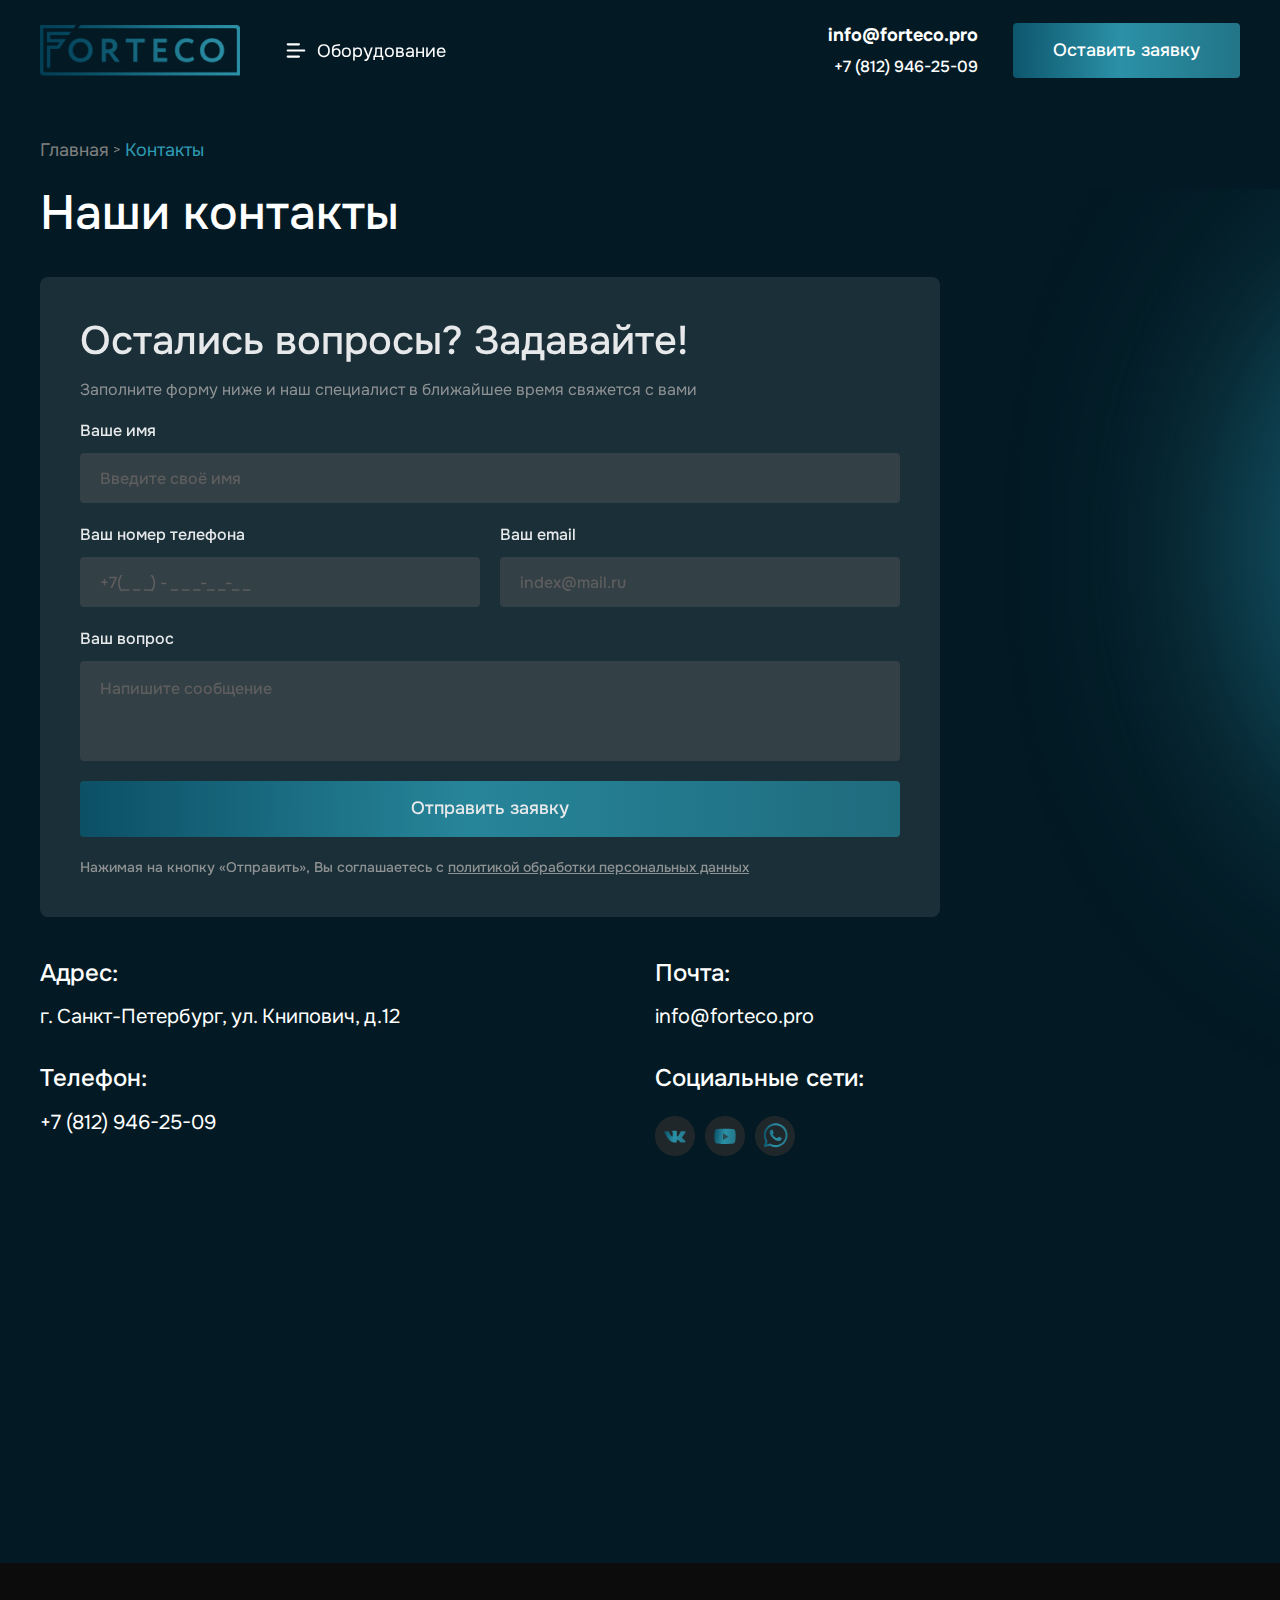
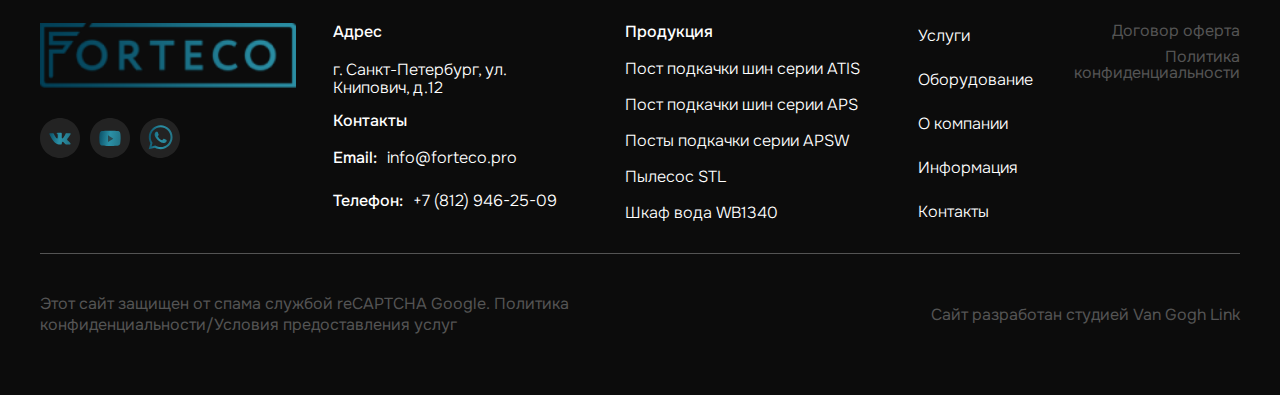
<file: contacts.html>
<!DOCTYPE html>
<html lang="ru">
  <head>
    <title>forteco</title>
    <meta charset="utf-8">
    <meta name="viewport" content="width=device-width, initial-scale=1.0">
    <meta http-equiv="X-UA-Compatible" content="ie=edge">
    <meta name="description" content="">
    <link rel="stylesheet" href="css/style.min.css">
  </head>
  <body>
    <div class="visually-hidden"><svg xmlns="http://www.w3.org/2000/svg" xmlns:xlink="http://www.w3.org/1999/xlink"><defs>
<filter id="filter0_f_676_5001" x="-64" y="-109" width="1378" height="1126" filterUnits="userSpaceOnUse" color-interpolation-filters="sRGB">
<feFlood flood-opacity="0" result="BackgroundImageFix"/>
<feBlend mode="normal" in="SourceGraphic" in2="BackgroundImageFix" result="shape"/>
<feGaussianBlur stdDeviation="150" result="effect1_foregroundBlur_676_5001"/>
</filter>
<linearGradient id="paint0_linear_676_5001" x1="386.288" y1="272.642" x2="819.271" y2="300.689" gradientUnits="userSpaceOnUse">
<stop stop-color="#298DA3"/>
<stop offset="0.9999" stop-color="#07536D"/>
<stop offset="1" stop-color="#074960"/>
</linearGradient>

<linearGradient id="paint0_linear_448_2711" x1="40.96" y1="78" x2="97.6654" y2="83.2959" gradientUnits="userSpaceOnUse">
<stop offset="0.015" stop-color="#05465D"/>
<stop offset="0.52" stop-color="#2B91A7"/>
<stop offset="1" stop-color="#227284"/>
</linearGradient>

<filter id="filter0_f_1106_1708" x="-273" y="-215" width="876" height="918" filterUnits="userSpaceOnUse" color-interpolation-filters="sRGB">
<feFlood flood-opacity="0" result="BackgroundImageFix"/>
<feBlend mode="normal" in="SourceGraphic" in2="BackgroundImageFix" result="shape"/>
<feGaussianBlur stdDeviation="150" result="effect1_foregroundBlur_1106_1708"/>
</filter>

<filter id="filter0_f_418_569" x="0" y="0" width="1543" height="873" filterUnits="userSpaceOnUse" color-interpolation-filters="sRGB">
<feFlood flood-opacity="0" result="BackgroundImageFix"/>
<feBlend mode="normal" in="SourceGraphic" in2="BackgroundImageFix" result="shape"/>
<feGaussianBlur stdDeviation="150" result="effect1_foregroundBlur_418_569"/>
</filter>
<linearGradient id="paint0_linear_418_569" x1="343.542" y1="372.861" x2="1046.1" y2="605.366" gradientUnits="userSpaceOnUse">
<stop stop-color="#298DA3"/>
<stop offset="0.9999" stop-color="#07536D"/>
<stop offset="1" stop-color="#074960"/>
</linearGradient>

<filter id="filter0_f_418_567" x="-727" y="0" width="1126" height="1378" filterUnits="userSpaceOnUse" color-interpolation-filters="sRGB">
<feFlood flood-opacity="0" result="BackgroundImageFix"/>
<feBlend mode="normal" in="SourceGraphic" in2="BackgroundImageFix" result="shape"/>
<feGaussianBlur stdDeviation="150" result="effect1_foregroundBlur_418_567"/>
</filter>
<linearGradient id="paint0_linear_418_567" x1="-402.712" y1="507.642" x2="30.2711" y2="535.689" gradientUnits="userSpaceOnUse">
<stop stop-color="#298DA3"/>
<stop offset="0.9999" stop-color="#07536D"/>
<stop offset="1" stop-color="#074960"/>
</linearGradient>

<filter id="filter0_f_418_568" x="0" y="0" width="1126" height="1378" filterUnits="userSpaceOnUse" color-interpolation-filters="sRGB">
<feFlood flood-opacity="0" result="BackgroundImageFix"/>
<feBlend mode="normal" in="SourceGraphic" in2="BackgroundImageFix" result="shape"/>
<feGaussianBlur stdDeviation="150" result="effect1_foregroundBlur_418_568"/>
</filter>
<linearGradient id="paint0_linear_418_568" x1="324.288" y1="507.642" x2="757.271" y2="535.689" gradientUnits="userSpaceOnUse">
<stop stop-color="#298DA3"/>
<stop offset="0.9999" stop-color="#07536D"/>
<stop offset="1" stop-color="#074960"/>
</linearGradient>

<filter id="filter0_f_529_1030" x="-289" y="-300" width="849" height="955" filterUnits="userSpaceOnUse" color-interpolation-filters="sRGB">
<feFlood flood-opacity="0" result="BackgroundImageFix"/>
<feBlend mode="normal" in="SourceGraphic" in2="BackgroundImageFix" result="shape"/>
<feGaussianBlur stdDeviation="150" result="effect1_foregroundBlur_529_1030"/>
</filter>

<filter id="filter0_f_573_703" x="-260" y="-253" width="980" height="1041" filterUnits="userSpaceOnUse" color-interpolation-filters="sRGB">
<feFlood flood-opacity="0" result="BackgroundImageFix"/>
<feBlend mode="normal" in="SourceGraphic" in2="BackgroundImageFix" result="shape"/>
<feGaussianBlur stdDeviation="150" result="effect1_foregroundBlur_573_703"/>
</filter>

<linearGradient id="paint0_linear_448_3117" x1="1.7095" y1="23.5353" x2="35.1235" y2="26.6559" gradientUnits="userSpaceOnUse">
<stop offset="0.015" stop-color="#05465D"/>
<stop offset="0.52" stop-color="#2B91A7"/>
<stop offset="1" stop-color="#227284"/>
</linearGradient>

<filter id="filter0_f_2013_859" x="-118" y="-34" width="676" height="676" filterUnits="userSpaceOnUse" color-interpolation-filters="sRGB">
<feFlood flood-opacity="0" result="BackgroundImageFix"/>
<feBlend mode="normal" in="SourceGraphic" in2="BackgroundImageFix" result="shape"/>
<feGaussianBlur stdDeviation="100" result="effect1_foregroundBlur_2013_859"/>
</filter>

<filter id="filter0_f_2013_33" x="-218" y="-134" width="876" height="876" filterUnits="userSpaceOnUse" color-interpolation-filters="sRGB">
<feFlood flood-opacity="0" result="BackgroundImageFix"/>
<feBlend mode="normal" in="SourceGraphic" in2="BackgroundImageFix" result="shape"/>
<feGaussianBlur stdDeviation="150" result="effect1_foregroundBlur_2013_33"/>
</filter>

<filter id="filter0_f_2013_225" x="-218" y="-134" width="876" height="876" filterUnits="userSpaceOnUse" color-interpolation-filters="sRGB">
<feFlood flood-opacity="0" result="BackgroundImageFix"/>
<feBlend mode="normal" in="SourceGraphic" in2="BackgroundImageFix" result="shape"/>
<feGaussianBlur stdDeviation="150" result="effect1_foregroundBlur_2013_225"/>
</filter>

<filter id="filter0_f_676_4228" x="0" y="-136" width="1301" height="1106" filterUnits="userSpaceOnUse" color-interpolation-filters="sRGB">
<feFlood flood-opacity="0" result="BackgroundImageFix"/>
<feBlend mode="normal" in="SourceGraphic" in2="BackgroundImageFix" result="shape"/>
<feGaussianBlur stdDeviation="150" result="effect1_foregroundBlur_676_4228"/>
</filter>
<linearGradient id="paint0_linear_676_4228" x1="197.187" y1="480.25" x2="1018.79" y2="586.553" gradientUnits="userSpaceOnUse">
<stop offset="0.015" stop-color="#05465D"/>
<stop offset="0.52" stop-color="#2B91A7"/>
<stop offset="1" stop-color="#227284"/>
</linearGradient>

<filter id="filter0_f_676_4093" x="0" y="-118" width="1455" height="1106" filterUnits="userSpaceOnUse" color-interpolation-filters="sRGB">
<feFlood flood-opacity="0" result="BackgroundImageFix"/>
<feBlend mode="normal" in="SourceGraphic" in2="BackgroundImageFix" result="shape"/>
<feGaussianBlur stdDeviation="150" result="effect1_foregroundBlur_676_4093"/>
</filter>
<linearGradient id="paint0_linear_676_4093" x1="339.479" y1="317.047" x2="1028.19" y2="428.542" gradientUnits="userSpaceOnUse">
<stop stop-color="#298DA3"/>
<stop offset="0.9999" stop-color="#07536D"/>
<stop offset="1" stop-color="#074960"/>
</linearGradient>

<filter id="filter0_f_676_4127" x="-120" y="-109" width="540" height="276" filterUnits="userSpaceOnUse" color-interpolation-filters="sRGB">
<feFlood flood-opacity="0" result="BackgroundImageFix"/>
<feBlend mode="normal" in="SourceGraphic" in2="BackgroundImageFix" result="shape"/>
<feGaussianBlur stdDeviation="60" result="effect1_foregroundBlur_676_4127"/>
</filter>

<linearGradient id="paint0_linear_483_694" x1="-7.04" y1="30" x2="49.6654" y2="35.2959" gradientUnits="userSpaceOnUse">
<stop offset="0.015" stop-color="#05465D"/>
<stop offset="0.52" stop-color="#2B91A7"/>
<stop offset="1" stop-color="#227284"/>
</linearGradient>

<filter id="filter0_f_787_2770" x="-145" y="-112" width="590" height="282" filterUnits="userSpaceOnUse" color-interpolation-filters="sRGB">
<feFlood flood-opacity="0" result="BackgroundImageFix"/>
<feBlend mode="normal" in="SourceGraphic" in2="BackgroundImageFix" result="shape"/>
<feGaussianBlur stdDeviation="60" result="effect1_foregroundBlur_787_2770"/>
</filter>

<linearGradient id="paint0_linear_676_5478" x1="4.27376" y1="58.8388" x2="87.8088" y2="66.6404" gradientUnits="userSpaceOnUse">
<stop offset="0.015" stop-color="#05465D"/>
<stop offset="0.52" stop-color="#2B91A7"/>
<stop offset="1" stop-color="#227284"/>
</linearGradient>

<filter id="filter0_f_676_5241" x="-329" y="-354" width="1253" height="1403" filterUnits="userSpaceOnUse" color-interpolation-filters="sRGB">
<feFlood flood-opacity="0" result="BackgroundImageFix"/>
<feBlend mode="normal" in="SourceGraphic" in2="BackgroundImageFix" result="shape"/>
<feGaussianBlur stdDeviation="225" result="effect1_foregroundBlur_676_5241"/>
</filter>

<linearGradient id="paint0_linear_2013_124" x1="-7.00835" y1="31.1871" x2="51.4662" y2="36.6483" gradientUnits="userSpaceOnUse">
<stop offset="0.015" stop-color="#05465D"/>
<stop offset="0.52" stop-color="#2B91A7"/>
<stop offset="1" stop-color="#227284"/>
</linearGradient>

<linearGradient id="paint0_linear_787_4977" x1="-7.00838" y1="31.1871" x2="51.4661" y2="36.6483" gradientUnits="userSpaceOnUse">
<stop offset="0.015" stop-color="#05465D"/>
<stop offset="0.52" stop-color="#2B91A7"/>
<stop offset="1" stop-color="#227284"/>
</linearGradient>

<linearGradient id="paint0_linear_787_4970" x1="-7.00837" y1="31.1871" x2="51.4661" y2="36.6483" gradientUnits="userSpaceOnUse">
<stop offset="0.015" stop-color="#05465D"/>
<stop offset="0.52" stop-color="#2B91A7"/>
<stop offset="1" stop-color="#227284"/>
</linearGradient>

<linearGradient id="paint0_linear_787_4963" x1="-7.00838" y1="31.1871" x2="51.4661" y2="36.6483" gradientUnits="userSpaceOnUse">
<stop offset="0.015" stop-color="#05465D"/>
<stop offset="0.52" stop-color="#2B91A7"/>
<stop offset="1" stop-color="#227284"/>
</linearGradient>

<linearGradient id="paint0_linear_676_4102" x1="2.13688" y1="29.4194" x2="43.9044" y2="33.3202" gradientUnits="userSpaceOnUse">
<stop offset="0.015" stop-color="#05465D"/>
<stop offset="0.52" stop-color="#2B91A7"/>
<stop offset="1" stop-color="#227284"/>
</linearGradient>

<linearGradient id="paint0_linear_1073_660" x1="6.20412" y1="22.1334" x2="30.9384" y2="26.2584" gradientUnits="userSpaceOnUse">
<stop offset="0.015" stop-color="#05465D"/>
<stop offset="0.52" stop-color="#2B91A7"/>
<stop offset="1" stop-color="#227284"/>
</linearGradient>

<linearGradient id="hover-gradient" x1="6.20412" y1="22.1334" x2="30.9384" y2="26.2584" gradientUnits="userSpaceOnUse">
<stop offset="0.015" stop-color="#05465D"/>
<stop offset="0.52" stop-color="#2B91A7"/>
<stop offset="1" stop-color="#227284"/>
</linearGradient>

<linearGradient id="paint0_linear_1073_669" x1="5.16384" y1="22.3332" x2="33.3832" y2="24.9561" gradientUnits="userSpaceOnUse">
<stop offset="0.015" stop-color="#05465D"/>
<stop offset="0.52" stop-color="#2B91A7"/>
<stop offset="1" stop-color="#227284"/>
</linearGradient>

<linearGradient id="paint0_linear_1073_664" x1="6.20412" y1="22.2501" x2="31.2043" y2="25.4986" gradientUnits="userSpaceOnUse">
<stop offset="0.015" stop-color="#05465D"/>
<stop offset="0.52" stop-color="#2B91A7"/>
<stop offset="1" stop-color="#227284"/>
</linearGradient>
</defs><symbol id="404" viewBox="0 0 1314 1017"><g fill="none">
<g filter="url(#filter0_f_676_5001)">
<ellipse cx="625" cy="454" rx="263" ry="389" transform="rotate(90 625 454)" fill="url(#paint0_linear_676_5001)"/>
</g>

</g></symbol><symbol id="arow-left" viewBox="0 0 48 48"><g fill="none">
<rect x="47" y="47" width="46" height="46" rx="23" transform="rotate(-180 47 47)" fill="#242323" fill-opacity="1"/>
<rect x="47" y="47" width="46" height="46" rx="23" transform="rotate(-180 47 47)" stroke="url(#paint0_linear_448_2711)" stroke-width="2"/>
<path d="M27 30L21 24L27 18" stroke="white" stroke-width="2" stroke-linecap="round"/>

</g></symbol><symbol id="arrow-b" viewBox="0 0 6 6"><g fill="none">
	<desc>
			Created with Pixso.
	</desc>
	
	<path id="&gt;" d="M-0.09 0.78L4.43 2.55L-0.09 4.34L-0.09 5.66L5.75 3.06L5.75 2.07L-0.09 -0.52L-0.09 0.78Z" fill="gray" fill-opacity="1.000000" fill-rule="evenodd"/>
</g></symbol><symbol id="bg-card" viewBox="0 0 310 571"><g fill="none">
<g filter="url(#filter0_f_1106_1708)">
<ellipse cx="165" cy="244" rx="138" ry="159" fill="#2F9CB4"/>
</g>

</g></symbol><symbol id="bg-centr" viewBox="0 0 1543 873"><g fill="none">
<g opacity="0.5" filter="url(#filter0_f_418_569)">
<ellipse cx="771.5" cy="436.5" rx="471.5" ry="136.5" fill="url(#paint0_linear_418_569)"/>
</g>

</g></symbol><symbol id="bg-left" viewBox="0 0 399 1378"><g fill="none">
<g filter="url(#filter0_f_418_567)">
<ellipse cx="-164" cy="689" rx="263" ry="389" fill="url(#paint0_linear_418_567)"/>
</g>

</g></symbol><symbol id="bg-right" viewBox="0 0 398 1378"><g fill="none">
<g filter="url(#filter0_f_418_568)">
<ellipse cx="563" cy="689" rx="263" ry="389" fill="url(#paint0_linear_418_568)"/>
</g>

</g></symbol><symbol id="bg-sublist" viewBox="0 0 308 355"><g fill="none">
<g filter="url(#filter0_f_529_1030)">
<ellipse cx="135.5" cy="177.5" rx="124.5" ry="177.5" fill="#2F9CB4"/>
</g>

</g></symbol><symbol id="card-bg" viewBox="0 0 440 221"><g fill="none">
<g filter="url(#filter0_f_573_703)">
<ellipse cx="230" cy="267.5" rx="190" ry="220.5" fill="#2F9CB4"/>
</g>

</g></symbol><symbol id="check" viewBox="0 0 40 40"><g fill="none">
<circle cx="20" cy="19.9998" r="13.1421" transform="rotate(135 20 19.9998)" stroke="url(#paint0_linear_448_3117)" stroke-width="2"/>
<path d="M14.7168 18.9432L18.9429 23.1692L25.2819 16.8302" stroke="white" stroke-width="2" stroke-linecap="round"/>

</g></symbol><symbol id="close-icon" viewBox="0 0 12 12"><g fill="none">
<path d="M0.666016 0.667236L5.99935 6.00057L0.666016 11.3339" stroke="white" stroke-width="1.33338" stroke-linecap="round"/>
<path d="M11.333 0.667236L5.99967 6.00057L11.333 11.3339" stroke="white" stroke-width="1.33338" stroke-linecap="round"/>
</g></symbol><symbol id="elipse-bg1" viewBox="0 0 440 520"><g fill="none">
<g filter="url(#filter0_f_2013_859)">
<circle cx="220" cy="304" r="138" fill="#2F9CB4"/>
</g>

</g></symbol><symbol id="elipse-bg2" viewBox="0 0 440 520"><g fill="none">
<g opacity="0.7" filter="url(#filter0_f_2013_33)">
<circle cx="220" cy="304" r="138" fill="#993CF6"/>
</g>

</g></symbol><symbol id="elipse-bg3" viewBox="0 0 440 520"><g fill="none">
<g filter="url(#filter0_f_2013_225)">
<circle cx="220" cy="304" r="138" fill="#2E7EF7"/>
</g>

</g></symbol><symbol id="elipse-form" viewBox="0 0 1260 831"><g fill="none">
<g opacity="0.3" filter="url(#filter0_f_676_4228)">
<path d="M1001 417C1001 556.728 844.076 670 650.5 670C456.924 670 300 556.728 300 417C300 277.272 456.924 164 650.5 164C844.076 164 1001 277.272 1001 417Z" fill="url(#paint0_linear_676_4228)"/>
</g>

</g></symbol><symbol id="ellipse-intro" viewBox="0 0 971 988"><g fill="none">
<g filter="url(#filter0_f_676_4093)">
<ellipse cx="727.5" cy="435" rx="427.5" ry="253" fill="url(#paint0_linear_676_4093)"/>
</g>

</g></symbol><symbol id="ellipse" viewBox="0 0 300 56"><g fill="none">
<g filter="url(#filter0_f_676_4127)">
<ellipse cx="150" cy="18" rx="150" ry="18" transform="matrix(1 0 0 -1 0 47)" fill="#2F9CB4"/>
</g>

</g></symbol><symbol id="exit" viewBox="0 0 48 48"><g fill="none">
<rect x="0.5" y="0.5" width="47" height="47" rx="23.5" fill="#2E2E2E" fill-opacity="0.7"/>
<rect x="0.5" y="0.5" width="47" height="47" rx="23.5" stroke="url(#paint0_linear_483_694)"/>
<path d="M16 16L24 24L16 32" stroke="white" stroke-width="2" stroke-linecap="round"/>
<path d="M32 16L24 24L32 32" stroke="white" stroke-width="2" stroke-linecap="round"/>

</g></symbol><symbol id="hover" viewBox="0 0 300 56"><g fill="none">
<g filter="url(#filter0_f_787_2770)">
<ellipse cx="175" cy="21" rx="175" ry="21" transform="matrix(1 0 0 -1 -25 50)" fill="#2F9CB4"/>
</g>

</g></symbol><symbol id="letter" viewBox="0 0 24 31"><g fill="none">
<path d="M15.599 0H0V30.75H24V8.42387L15.599 0ZM15.3333 8.69022V1.6033L22.401 8.69022H15.3333Z" fill="#2F9CB4"/>
</g></symbol><symbol id="menu-button" viewBox="0 0 32 32"><g fill="none">
<rect x="6.66699" y="20.5334" width="13.3333" height="2.13333" rx="1.06667" fill="white"/>
<rect x="6.66699" y="14.3999" width="18.6667" height="2.13333" rx="1.06667" fill="white"/>
<rect x="6.66699" y="8.2666" width="13.3333" height="2.13333" rx="1.06667" fill="white"/>
</g></symbol><symbol id="modal-thanks" viewBox="0 0 100 100"><g fill="none">
<circle cx="50" cy="50" r="34.8553" transform="rotate(135 50 50)" stroke="url(#paint0_linear_676_5478)"/>
<path d="M36.793 47.3582L47.3582 57.9233L63.2058 42.0757" stroke="white" stroke-width="2" stroke-linecap="round"/>

</g></symbol><symbol id="modal" viewBox="0 0 600 676"><g fill="none">
<g filter="url(#filter0_f_676_5241)">
<ellipse cx="297.5" cy="347.5" rx="176.5" ry="251.5" fill="#2F9CB4"/>
</g>

</g></symbol><symbol id="num1" viewBox="0 0 50 50"><g fill="none">
<circle cx="25" cy="25" r="23.7487" stroke="url(#paint0_linear_2013_124)" stroke-width="2"/>
<path d="M26.7201 33H23.9361V19.944H20.4801V18.048C21.4241 18.016 22.2561 17.864 22.9761 17.592C23.6961 17.304 24.2641 16.784 24.6801 16.032H26.7201V33Z" fill="white"/>

</g></symbol><symbol id="num2" viewBox="0 0 50 50"><g fill="none">
<circle cx="25" cy="25" r="23.7487" stroke="url(#paint0_linear_787_4977)" stroke-width="2"/>
<path d="M23.28 26.664C23.664 26.328 24.088 25.96 24.552 25.56C25.032 25.16 25.48 24.744 25.896 24.312C26.328 23.864 26.68 23.384 26.952 22.872C27.24 22.36 27.384 21.808 27.384 21.216C27.384 20.352 27.128 19.656 26.616 19.128C26.104 18.6 25.368 18.336 24.408 18.336C23.64 18.336 22.992 18.512 22.464 18.864C21.936 19.216 21.608 19.688 21.48 20.28H18.744C18.808 19.544 19.008 18.888 19.344 18.312C19.696 17.736 20.136 17.264 20.664 16.896C21.192 16.528 21.768 16.264 22.392 16.104C23.032 15.928 23.76 15.84 24.576 15.84C25.344 15.84 26.064 15.944 26.736 16.152C27.408 16.36 27.992 16.672 28.488 17.088C29 17.504 29.4 18.032 29.688 18.672C29.992 19.296 30.144 20.032 30.144 20.88C30.144 21.552 30.056 22.168 29.88 22.728C29.704 23.288 29.464 23.808 29.16 24.288C28.856 24.768 28.504 25.216 28.104 25.632C27.72 26.048 27.312 26.44 26.88 26.808C26.304 27.304 25.792 27.736 25.344 28.104C24.912 28.456 24.52 28.776 24.168 29.064C23.816 29.352 23.496 29.616 23.208 29.856C22.92 30.08 22.648 30.304 22.392 30.528H30.144V33H18.6V30.72L23.28 26.664Z" fill="white"/>

</g></symbol><symbol id="num3" viewBox="0 0 50 50"><g fill="none">
<circle cx="25" cy="25" r="23.7487" stroke="url(#paint0_linear_787_4970)" stroke-width="2"/>
<path d="M25.056 33.168C24.272 33.168 23.52 33.088 22.8 32.928C22.08 32.752 21.432 32.488 20.856 32.136C20.296 31.768 19.816 31.296 19.416 30.72C19.032 30.144 18.784 29.448 18.672 28.632H21.48C21.608 29.048 21.8 29.384 22.056 29.64C22.312 29.896 22.6 30.104 22.92 30.264C23.256 30.424 23.608 30.536 23.976 30.6C24.344 30.648 24.704 30.672 25.056 30.672C25.424 30.672 25.808 30.64 26.208 30.576C26.608 30.496 26.968 30.36 27.288 30.168C27.624 29.976 27.896 29.712 28.104 29.376C28.328 29.024 28.44 28.568 28.44 28.008C28.44 27.496 28.336 27.08 28.128 26.76C27.936 26.44 27.672 26.192 27.336 26.016C27.016 25.84 26.648 25.72 26.232 25.656C25.832 25.592 25.424 25.56 25.008 25.56H23.328V23.208H24.312C24.696 23.208 25.096 23.168 25.512 23.088C25.928 23.008 26.304 22.872 26.64 22.68C26.992 22.488 27.272 22.232 27.48 21.912C27.704 21.592 27.816 21.192 27.816 20.712C27.816 20.248 27.736 19.864 27.576 19.56C27.416 19.24 27.2 18.992 26.928 18.816C26.656 18.624 26.344 18.496 25.992 18.432C25.656 18.352 25.296 18.312 24.912 18.312C24.256 18.312 23.64 18.464 23.064 18.768C22.488 19.056 22.112 19.568 21.936 20.304H19.2C19.296 19.52 19.512 18.848 19.848 18.288C20.184 17.712 20.616 17.248 21.144 16.896C21.672 16.528 22.264 16.256 22.92 16.08C23.592 15.904 24.296 15.816 25.032 15.816C25.752 15.816 26.44 15.896 27.096 16.056C27.768 16.216 28.36 16.472 28.872 16.824C29.384 17.176 29.792 17.64 30.096 18.216C30.4 18.776 30.552 19.464 30.552 20.28C30.552 20.952 30.384 21.616 30.048 22.272C29.728 22.928 29.128 23.48 28.248 23.928C29.256 24.2 30.008 24.696 30.504 25.416C31 26.12 31.248 26.976 31.248 27.984C31.248 28.912 31.072 29.704 30.72 30.36C30.384 31 29.936 31.536 29.376 31.968C28.832 32.384 28.184 32.688 27.432 32.88C26.68 33.072 25.888 33.168 25.056 33.168Z" fill="white"/>

</g></symbol><symbol id="num4" viewBox="0 0 50 50"><g fill="none">
<circle cx="25" cy="25" r="23.7487" stroke="url(#paint0_linear_787_4963)" stroke-width="2"/>
<path d="M28.408 16.032V27.288H30.352V29.736H28.408V33H25.648V29.736H16.888V27.744L24.832 16.032H28.408ZM20.104 27.288H25.648V18.984L20.104 27.288Z" fill="white"/>

</g></symbol><symbol id="ok" viewBox="0 0 50 50"><g fill="none">
<circle cx="25" cy="25" r="17.1777" transform="rotate(135 25 25)" stroke="url(#paint0_linear_676_4102)"/>
<path d="M18.3975 23.6791L23.6801 28.9616L31.6039 21.0378" stroke="white" stroke-width="2" stroke-linecap="round"/>

</g></symbol><symbol id="switch" viewBox="0 0 11 8"><g fill="none">
<path d="M1 2.77046L4.29513 6.06554L9.23775 1.12292" stroke="white" stroke-width="1.55942" stroke-linecap="round"/>
</g></symbol><symbol id="VK" viewBox="0 0 40 40"><g fill="none">
<path d="M0 20C0 8.9543 8.9543 0 20 0C31.0457 0 40 8.9543 40 20C40 31.0457 31.0457 40 20 40C8.9543 40 0 31.0457 0 20Z" fill="#2E2E2E" fill-opacity="0.7"/>
<path d="M21.0459 26.5635C21.0459 26.5635 21.4309 26.5215 21.6281 26.3136C21.8086 26.1231 21.8024 25.7636 21.8024 25.7636C21.8024 25.7636 21.7784 24.0849 22.5724 23.837C23.355 23.5933 24.3598 25.4604 25.4261 26.1784C26.2317 26.7212 26.8431 26.6024 26.8431 26.6024L29.6927 26.5635C29.6927 26.5635 31.1827 26.4734 30.4763 25.3232C30.4178 25.2289 30.0641 24.472 28.3581 22.9173C26.5708 21.2898 26.8108 21.553 28.9623 18.7375C30.2728 17.0229 30.7966 15.9762 30.6328 15.5286C30.4773 15.1005 29.5132 15.2142 29.5132 15.2142L26.3057 15.2337C26.3057 15.2337 26.0678 15.2019 25.8915 15.3053C25.7193 15.4067 25.6077 15.6433 25.6077 15.6433C25.6077 15.6433 25.1006 16.9697 24.4234 18.0984C22.995 20.4786 22.4242 20.6046 22.1905 20.4571C21.6469 20.112 21.7825 19.0724 21.7825 18.3339C21.7825 16.0264 22.1394 15.0647 21.0887 14.8158C20.7402 14.7328 20.4835 14.6785 19.5914 14.6693C18.4467 14.658 17.4785 14.6734 16.9296 14.9366C16.5644 15.1118 16.2827 15.503 16.4549 15.5256C16.6667 15.5532 17.1467 15.6526 17.4012 15.9926C17.7299 16.432 17.7184 17.4173 17.7184 17.4173C17.7184 17.4173 17.9073 20.1335 17.2771 20.4704C16.8451 20.7019 16.2524 20.2298 14.9784 18.0697C14.3263 16.9635 13.8338 15.7406 13.8338 15.7406C13.8338 15.7406 13.7389 15.5122 13.5688 15.3893C13.3632 15.2408 13.0763 15.1947 13.0763 15.1947L10.0285 15.2142C10.0285 15.2142 9.57042 15.2265 9.40243 15.4221C9.25323 15.5952 9.39096 15.9547 9.39096 15.9547C9.39096 15.9547 11.7772 21.4353 14.4797 24.1976C16.9578 26.7294 19.7708 26.5635 19.7708 26.5635H21.0459Z" fill="url(#paint0_linear_1073_660)"/>


</g></symbol><symbol id="WhatsApp" viewBox="0 0 40 40"><g fill="none">
<path d="M20 40C31.0457 40 40 31.0457 40 20C40 8.9543 31.0457 0 20 0C8.9543 0 0 8.9543 0 20C0 31.0457 8.9543 40 20 40Z" fill="#2E2E2E" fill-opacity="0.7"/>
<path fill-rule="evenodd" clip-rule="evenodd" d="M20.6596 31.127H20.6546C18.6642 31.1263 16.7085 30.6269 14.9714 29.6795L8.66699 31.3333L10.3542 25.1706C9.31344 23.367 8.76581 21.3212 8.7667 19.2251C8.76931 12.668 14.1043 7.33325 20.6594 7.33325C23.8409 7.33463 26.8268 8.57314 29.0722 10.8211C31.3175 13.0689 32.5534 16.0569 32.5521 19.2345C32.5495 25.7901 27.2166 31.1243 20.6596 31.127ZM15.2635 27.5265L15.6245 27.7407C17.1421 28.6413 18.8818 29.1178 20.6556 29.1185H20.6596C26.1077 29.1185 30.5419 24.6842 30.5441 19.2338C30.5451 16.5926 29.518 14.1092 27.6517 12.2407C25.7855 10.3723 23.3036 9.34286 20.6634 9.34195C15.2111 9.34195 10.7768 13.7758 10.7746 19.2258C10.7739 21.0936 11.2965 22.9125 12.2859 24.4863L12.521 24.8603L11.5224 28.5079L15.2635 27.5265ZM26.244 21.795C26.4513 21.8951 26.5912 21.9628 26.651 22.0625C26.7252 22.1864 26.7252 22.7814 26.4777 23.4756C26.23 24.1697 25.0429 24.8032 24.4719 24.8885C23.96 24.9651 23.3121 24.997 22.6003 24.7708C22.1687 24.6338 21.6152 24.451 20.9063 24.1448C18.1205 22.9419 16.2378 20.2419 15.882 19.7316C15.8571 19.6959 15.8397 19.6709 15.83 19.6579L15.8276 19.6547C15.6703 19.4448 14.6166 18.0389 14.6166 16.5839C14.6166 15.2151 15.289 14.4977 15.5984 14.1674C15.6196 14.1448 15.6391 14.124 15.6566 14.1049C15.929 13.8074 16.2509 13.733 16.449 13.733C16.6471 13.733 16.8454 13.7349 17.0186 13.7436C17.0399 13.7446 17.0621 13.7445 17.0851 13.7444C17.2583 13.7434 17.4742 13.7421 17.6871 14.2537C17.7691 14.4506 17.889 14.7424 18.0154 15.0503C18.2711 15.6728 18.5536 16.3606 18.6033 16.4601C18.6776 16.6088 18.7271 16.7823 18.6281 16.9807C18.6132 17.0105 18.5995 17.0385 18.5863 17.0654C18.5119 17.2172 18.4572 17.329 18.331 17.4764C18.2813 17.5344 18.23 17.5969 18.1787 17.6594C18.0764 17.7839 17.9742 17.9083 17.8852 17.997C17.7364 18.1452 17.5816 18.306 17.7549 18.6035C17.9283 18.901 18.5246 19.874 19.408 20.662C20.3576 21.509 21.183 21.867 21.6013 22.0485C21.683 22.0839 21.7492 22.1126 21.7977 22.1369C22.0948 22.2857 22.2681 22.2608 22.4415 22.0625C22.6148 21.8642 23.1843 21.1948 23.3824 20.8974C23.5804 20.6 23.7786 20.6495 24.0509 20.7486C24.3234 20.8479 25.7843 21.5667 26.0815 21.7154C26.1395 21.7445 26.1937 21.7707 26.244 21.795Z" fill="url(#paint0_linear_1073_669)"/>

</g></symbol><symbol id="Youtube" viewBox="0 0 40 40"><g fill="none">
<path d="M0 20C0 8.9543 8.9543 0 20 0C31.0457 0 40 8.9543 40 20C40 31.0457 31.0457 40 20 40C8.9543 40 0 31.0457 0 20Z" fill="#2E2E2E" fill-opacity="0.7"/>
<path d="M30.2205 15.0611C29.9752 14.1186 29.2523 13.3764 28.3343 13.1245C26.6708 12.6667 19.9997 12.6667 19.9997 12.6667C19.9997 12.6667 13.3285 12.6667 11.6649 13.1245C10.7469 13.3764 10.024 14.1186 9.7787 15.0611C9.33301 16.7693 9.33301 20.3334 9.33301 20.3334C9.33301 20.3334 9.33301 23.8974 9.7787 25.6057C10.024 26.5482 10.7469 27.2904 11.6649 27.5424C13.3285 28.0001 19.9997 28.0001 19.9997 28.0001C19.9997 28.0001 26.6708 28.0001 28.3343 27.5424C29.2523 27.2904 29.9752 26.5482 30.2205 25.6057C30.6663 23.8974 30.6663 20.3334 30.6663 20.3334C30.6663 20.3334 30.6663 16.7693 30.2205 15.0611Z" fill="url(#paint0_linear_1073_664)"/>
<path d="M18 23.9999V17.3333L23.3333 20.6667L18 23.9999Z" fill="#2E2E2E" fill-opacity="0.7"/>

</g></symbol></svg>
    </div>
    <div class="wrapper">
      <header class="header" data-header data-media="(max-width: 1023px)">
        <div class="container">
          <div class="header__wrapper"><a class="header__logo" href="/" aria-label="Переход на главную"><img class="header__logo-img" src="img/content/logo.png" alt="Лого"></a>
            <nav class="main-nav"><ul class="main-nav__list" data-header-accordion>
<li class="main-nav__item menu-item-has-children"><a class="main-nav__link" href="">
                Оборудование<svg width="32" height="32" viewBox="0 0 32 32" fill="none" xmlns="http://www.w3.org/2000/svg">
<rect x="6.66699" y="20.5334" width="13.3333" height="2.13333" rx="1.06667" fill="white"/>
<rect x="6.66699" y="14.3999" width="18.6667" height="2.13333" rx="1.06667" fill="white"/>
<rect x="6.66699" y="8.2666" width="13.3333" height="2.13333" rx="1.06667" fill="white"/>
</svg></a><ul class="main-nav__sublist">
<li class="main-nav__subitem">
<a class="main-nav__sublink" href="#">Посты подкачки шин</a>
</li>
<li class="main-nav__subitem">
<a class="main-nav__sublink" href="#">Шкафы</a>
</li>
<li class="main-nav__subitem">
<a class="main-nav__sublink" href="#">Пылесосы</a>
</li>
<li class="main-nav__subitem">
<a class="main-nav__sublink" href="#">Хоз-быт</a>
</li>
<li class="main-nav__subitem">
<a class="main-nav__sublink" href="#">Обслуживание автомобильных ковров</a>
</li>
<li class="main-nav__subitem">
<a class="main-nav__sublink" href="#">Все категории</a>
</li>
</ul>
</li>
</ul>
              <div class="header__right">
                <div class="main-nav__contacts"><a class="main-nav__email" href="mailto:info@forteco.pro">info@forteco.pro</a><a class="main-nav__phone" href="tel:+78129462509">+7 (812) 946-25-09</a></div>
                <button class="header__btn">Оставить заявку</button>
              </div>
            </nav>
          </div>
        </div>
      </header>
      <main>
        <div class="breadcrumbs">
          <div class="container">
            <ul class="list-reset breadcrumbs__list">
              <li class="breadcrumbs__item"><a class="breadcrumbs__link" href="#">Главная</a>
                <svg width="16" height="16" aria-hidden="true">
                  <use xlink:href="#arrow-b"></use>
                </svg>
              </li>
              <li class="breadcrumbs__item"><a class="breadcrumbs__link" href="#">Контакты</a>
                <svg width="16" height="16" aria-hidden="true">
                  <use xlink:href="#arrow-b"></use>
                </svg>
              </li>
            </ul>
          </div>
        </div>
        <section class="contacts">
          <div class="mainly__bg"><img class="mainly__img" src="img/sprite/bg-right.svg"></div>
          <div class="contacts__content"> 
            <h1 class="contacts__title">Наши контакты </h1>
            <div class="contacts__inner"> 
              <div class="contacts__list">
                <div class="contacts__map">
                   <iframe src="https://yandex.ru/map-widget/v1/?um=constructor%3Ac837e8d5b6f7188cef48ef1a6cae9eda3d8bd476fcbc4d789836190eb400b2c9&amp;source=constructor" width="720" height="345" frameborder="0"></iframe></div>
                <div class="contacts__info"> 
                  <ul class="contacts__list-info"> 
                    <li class="contacts__item">
                      <p class="contacts__name">Адрес:</p>
                      <p class="contacts__desc">г. Санкт-Петербург, ул. Книпович, д.12</p>
                    </li>
                    <li class="contacts__item">
                      <p class="contacts__name">Почта:</p><a class="contacts__desc" href="mailto:info@forteco.pro">info@forteco.pro</a>
                    </li>
                    <li class="contacts__item">
                      <p class="contacts__name">Телефон:</p><a class="contacts__desc" href="tel:+78129462509">+7 (812) 946-25-09 </a>
                    </li>
                    <li class="contacts__item"> 
                      <p class="contacts__name">Социальные сети:</p>
                      <div class="footer__social"> <a class="footer__social-link" href="#"><svg width="40" height="40" viewBox="0 0 40 40" fill="none" xmlns="http://www.w3.org/2000/svg">
<path d="M0 20C0 8.9543 8.9543 0 20 0C31.0457 0 40 8.9543 40 20C40 31.0457 31.0457 40 20 40C8.9543 40 0 31.0457 0 20Z" fill="#2E2E2E" fill-opacity="0.7"/>
<path d="M21.0459 26.5635C21.0459 26.5635 21.4309 26.5215 21.6281 26.3136C21.8086 26.1231 21.8024 25.7636 21.8024 25.7636C21.8024 25.7636 21.7784 24.0849 22.5724 23.837C23.355 23.5933 24.3598 25.4604 25.4261 26.1784C26.2317 26.7212 26.8431 26.6024 26.8431 26.6024L29.6927 26.5635C29.6927 26.5635 31.1827 26.4734 30.4763 25.3232C30.4178 25.2289 30.0641 24.472 28.3581 22.9173C26.5708 21.2898 26.8108 21.553 28.9623 18.7375C30.2728 17.0229 30.7966 15.9762 30.6328 15.5286C30.4773 15.1005 29.5132 15.2142 29.5132 15.2142L26.3057 15.2337C26.3057 15.2337 26.0678 15.2019 25.8915 15.3053C25.7193 15.4067 25.6077 15.6433 25.6077 15.6433C25.6077 15.6433 25.1006 16.9697 24.4234 18.0984C22.995 20.4786 22.4242 20.6046 22.1905 20.4571C21.6469 20.112 21.7825 19.0724 21.7825 18.3339C21.7825 16.0264 22.1394 15.0647 21.0887 14.8158C20.7402 14.7328 20.4835 14.6785 19.5914 14.6693C18.4467 14.658 17.4785 14.6734 16.9296 14.9366C16.5644 15.1118 16.2827 15.503 16.4549 15.5256C16.6667 15.5532 17.1467 15.6526 17.4012 15.9926C17.7299 16.432 17.7184 17.4173 17.7184 17.4173C17.7184 17.4173 17.9073 20.1335 17.2771 20.4704C16.8451 20.7019 16.2524 20.2298 14.9784 18.0697C14.3263 16.9635 13.8338 15.7406 13.8338 15.7406C13.8338 15.7406 13.7389 15.5122 13.5688 15.3893C13.3632 15.2408 13.0763 15.1947 13.0763 15.1947L10.0285 15.2142C10.0285 15.2142 9.57042 15.2265 9.40243 15.4221C9.25323 15.5952 9.39096 15.9547 9.39096 15.9547C9.39096 15.9547 11.7772 21.4353 14.4797 24.1976C16.9578 26.7294 19.7708 26.5635 19.7708 26.5635H21.0459Z" fill="url(#paint0_linear_1073_660)"/>
<defs>
<linearGradient id="paint0_linear_1073_660" x1="6.20412" y1="22.1334" x2="30.9384" y2="26.2584" gradientUnits="userSpaceOnUse">
<stop offset="0.015" stop-color="#05465D"/>
<stop offset="0.52" stop-color="#2B91A7"/>
<stop offset="1" stop-color="#227284"/>
</linearGradient>
</defs>
</svg></a><a class="footer__social-link" href="#"><svg width="40" height="40" viewBox="0 0 40 40" fill="none" xmlns="http://www.w3.org/2000/svg">
<path d="M0 20C0 8.9543 8.9543 0 20 0C31.0457 0 40 8.9543 40 20C40 31.0457 31.0457 40 20 40C8.9543 40 0 31.0457 0 20Z" fill="#2E2E2E" fill-opacity="0.7"/>
<path d="M30.2205 15.0611C29.9752 14.1186 29.2523 13.3764 28.3343 13.1245C26.6708 12.6667 19.9997 12.6667 19.9997 12.6667C19.9997 12.6667 13.3285 12.6667 11.6649 13.1245C10.7469 13.3764 10.024 14.1186 9.7787 15.0611C9.33301 16.7693 9.33301 20.3334 9.33301 20.3334C9.33301 20.3334 9.33301 23.8974 9.7787 25.6057C10.024 26.5482 10.7469 27.2904 11.6649 27.5424C13.3285 28.0001 19.9997 28.0001 19.9997 28.0001C19.9997 28.0001 26.6708 28.0001 28.3343 27.5424C29.2523 27.2904 29.9752 26.5482 30.2205 25.6057C30.6663 23.8974 30.6663 20.3334 30.6663 20.3334C30.6663 20.3334 30.6663 16.7693 30.2205 15.0611Z" fill="url(#paint0_linear_1073_664)"/>
<path d="M18 23.9999V17.3333L23.3333 20.6667L18 23.9999Z" fill="#2E2E2E" fill-opacity="0.7"/>
<defs>
<linearGradient id="paint0_linear_1073_664" x1="6.20412" y1="22.2501" x2="31.2043" y2="25.4986" gradientUnits="userSpaceOnUse">
<stop offset="0.015" stop-color="#05465D"/>
<stop offset="0.52" stop-color="#2B91A7"/>
<stop offset="1" stop-color="#227284"/>
</linearGradient>
</defs>
</svg></a><a class="footer__social-link" href="#"><svg width="40" height="40" viewBox="0 0 40 40" fill="none" xmlns="http://www.w3.org/2000/svg">
<path d="M20 40C31.0457 40 40 31.0457 40 20C40 8.9543 31.0457 0 20 0C8.9543 0 0 8.9543 0 20C0 31.0457 8.9543 40 20 40Z" fill="#2E2E2E" fill-opacity="0.7"/>
<path fill-rule="evenodd" clip-rule="evenodd" d="M20.6596 31.127H20.6546C18.6642 31.1263 16.7085 30.6269 14.9714 29.6795L8.66699 31.3333L10.3542 25.1706C9.31344 23.367 8.76581 21.3212 8.7667 19.2251C8.76931 12.668 14.1043 7.33325 20.6594 7.33325C23.8409 7.33463 26.8268 8.57314 29.0722 10.8211C31.3175 13.0689 32.5534 16.0569 32.5521 19.2345C32.5495 25.7901 27.2166 31.1243 20.6596 31.127ZM15.2635 27.5265L15.6245 27.7407C17.1421 28.6413 18.8818 29.1178 20.6556 29.1185H20.6596C26.1077 29.1185 30.5419 24.6842 30.5441 19.2338C30.5451 16.5926 29.518 14.1092 27.6517 12.2407C25.7855 10.3723 23.3036 9.34286 20.6634 9.34195C15.2111 9.34195 10.7768 13.7758 10.7746 19.2258C10.7739 21.0936 11.2965 22.9125 12.2859 24.4863L12.521 24.8603L11.5224 28.5079L15.2635 27.5265ZM26.244 21.795C26.4513 21.8951 26.5912 21.9628 26.651 22.0625C26.7252 22.1864 26.7252 22.7814 26.4777 23.4756C26.23 24.1697 25.0429 24.8032 24.4719 24.8885C23.96 24.9651 23.3121 24.997 22.6003 24.7708C22.1687 24.6338 21.6152 24.451 20.9063 24.1448C18.1205 22.9419 16.2378 20.2419 15.882 19.7316C15.8571 19.6959 15.8397 19.6709 15.83 19.6579L15.8276 19.6547C15.6703 19.4448 14.6166 18.0389 14.6166 16.5839C14.6166 15.2151 15.289 14.4977 15.5984 14.1674C15.6196 14.1448 15.6391 14.124 15.6566 14.1049C15.929 13.8074 16.2509 13.733 16.449 13.733C16.6471 13.733 16.8454 13.7349 17.0186 13.7436C17.0399 13.7446 17.0621 13.7445 17.0851 13.7444C17.2583 13.7434 17.4742 13.7421 17.6871 14.2537C17.7691 14.4506 17.889 14.7424 18.0154 15.0503C18.2711 15.6728 18.5536 16.3606 18.6033 16.4601C18.6776 16.6088 18.7271 16.7823 18.6281 16.9807C18.6132 17.0105 18.5995 17.0385 18.5863 17.0654C18.5119 17.2172 18.4572 17.329 18.331 17.4764C18.2813 17.5344 18.23 17.5969 18.1787 17.6594C18.0764 17.7839 17.9742 17.9083 17.8852 17.997C17.7364 18.1452 17.5816 18.306 17.7549 18.6035C17.9283 18.901 18.5246 19.874 19.408 20.662C20.3576 21.509 21.183 21.867 21.6013 22.0485C21.683 22.0839 21.7492 22.1126 21.7977 22.1369C22.0948 22.2857 22.2681 22.2608 22.4415 22.0625C22.6148 21.8642 23.1843 21.1948 23.3824 20.8974C23.5804 20.6 23.7786 20.6495 24.0509 20.7486C24.3234 20.8479 25.7843 21.5667 26.0815 21.7154C26.1395 21.7445 26.1937 21.7707 26.244 21.795Z" fill="url(#paint0_linear_1073_669)"/>
<defs>
<linearGradient id="paint0_linear_1073_669" x1="5.16384" y1="22.3332" x2="33.3832" y2="24.9561" gradientUnits="userSpaceOnUse">
<stop offset="0.015" stop-color="#05465D"/>
<stop offset="0.52" stop-color="#2B91A7"/>
<stop offset="1" stop-color="#227284"/>
</linearGradient>
</defs>
</svg></a></div>
                    </li>
                  </ul>
                </div>
              </div>
              <div class="form__form">
                <h2 class="form__title">Остались вопросы? <br>Задавайте!</h2>
                <p class="form__text">Заполните форму ниже и наш специалист в ближайшее время свяжется с вами</p>
                <form method="post">
                  <div class="custom-input form__input">
                    <label><span class="custom-input__label">Ваше имя</span>
                      <input type="text" name="name" placeholder="Введите своё имя">
                    </label>
                  </div>
                  <div class="form__box">
                    <div class="custom-input form__input inner">
                      <label><span class="custom-input__label">Ваш номер телефона</span>
                        <input type="tel" name="phone" placeholder="+7(_ _ _) - _ _ _-_ _-_ _">
                      </label>
                    </div>
                    <div class="custom-input form__input inner">
                      <label><span class="custom-input__label">Ваш email</span>
                        <input type="email" name="email-adress" placeholder="index@mail.ru">
                      </label>
                    </div>
                  </div>
                  <div class="custom-textarea form__input-text">
                    <label><span class="custom-textarea__label">Ваш вопрос</span>
                      <textarea name="question" placeholder="Напишите сообщение"></textarea>
                    </label>
                  </div>
                  <button class="header__btn" type="submit">Отправить заявку</button>
                  <p class="form__agreement">Нажимая на кнопку «Отправить»,  Вы соглашаетесь с <a href="#" class="form__sub-link">политикой обработки персональных данных</a></p>
                </form>
              </div>
            </div>
          </div>
        </section>
      </main>
      <footer class="footer">
        <div class="footer__content">
          <div class="footer__inner"><a class="footer__logo" href="/" aria-label="Переход на главную"><img class="footer__logo-img" src="img/content/logo.png" alt="Лого"></a>
            <div class="footer__icons">
              <div class="footer__social"> <a class="footer__social-link" href="#"><svg width="40" height="40" viewBox="0 0 40 40" fill="none" xmlns="http://www.w3.org/2000/svg">
<path d="M0 20C0 8.9543 8.9543 0 20 0C31.0457 0 40 8.9543 40 20C40 31.0457 31.0457 40 20 40C8.9543 40 0 31.0457 0 20Z" fill="#2E2E2E" fill-opacity="0.7"/>
<path d="M21.0459 26.5635C21.0459 26.5635 21.4309 26.5215 21.6281 26.3136C21.8086 26.1231 21.8024 25.7636 21.8024 25.7636C21.8024 25.7636 21.7784 24.0849 22.5724 23.837C23.355 23.5933 24.3598 25.4604 25.4261 26.1784C26.2317 26.7212 26.8431 26.6024 26.8431 26.6024L29.6927 26.5635C29.6927 26.5635 31.1827 26.4734 30.4763 25.3232C30.4178 25.2289 30.0641 24.472 28.3581 22.9173C26.5708 21.2898 26.8108 21.553 28.9623 18.7375C30.2728 17.0229 30.7966 15.9762 30.6328 15.5286C30.4773 15.1005 29.5132 15.2142 29.5132 15.2142L26.3057 15.2337C26.3057 15.2337 26.0678 15.2019 25.8915 15.3053C25.7193 15.4067 25.6077 15.6433 25.6077 15.6433C25.6077 15.6433 25.1006 16.9697 24.4234 18.0984C22.995 20.4786 22.4242 20.6046 22.1905 20.4571C21.6469 20.112 21.7825 19.0724 21.7825 18.3339C21.7825 16.0264 22.1394 15.0647 21.0887 14.8158C20.7402 14.7328 20.4835 14.6785 19.5914 14.6693C18.4467 14.658 17.4785 14.6734 16.9296 14.9366C16.5644 15.1118 16.2827 15.503 16.4549 15.5256C16.6667 15.5532 17.1467 15.6526 17.4012 15.9926C17.7299 16.432 17.7184 17.4173 17.7184 17.4173C17.7184 17.4173 17.9073 20.1335 17.2771 20.4704C16.8451 20.7019 16.2524 20.2298 14.9784 18.0697C14.3263 16.9635 13.8338 15.7406 13.8338 15.7406C13.8338 15.7406 13.7389 15.5122 13.5688 15.3893C13.3632 15.2408 13.0763 15.1947 13.0763 15.1947L10.0285 15.2142C10.0285 15.2142 9.57042 15.2265 9.40243 15.4221C9.25323 15.5952 9.39096 15.9547 9.39096 15.9547C9.39096 15.9547 11.7772 21.4353 14.4797 24.1976C16.9578 26.7294 19.7708 26.5635 19.7708 26.5635H21.0459Z" fill="url(#paint0_linear_1073_660)"/>
<defs>
<linearGradient id="paint0_linear_1073_660" x1="6.20412" y1="22.1334" x2="30.9384" y2="26.2584" gradientUnits="userSpaceOnUse">
<stop offset="0.015" stop-color="#05465D"/>
<stop offset="0.52" stop-color="#2B91A7"/>
<stop offset="1" stop-color="#227284"/>
</linearGradient>
</defs>
</svg></a><a class="footer__social-link" href="#"><svg width="40" height="40" viewBox="0 0 40 40" fill="none" xmlns="http://www.w3.org/2000/svg">
<path d="M0 20C0 8.9543 8.9543 0 20 0C31.0457 0 40 8.9543 40 20C40 31.0457 31.0457 40 20 40C8.9543 40 0 31.0457 0 20Z" fill="#2E2E2E" fill-opacity="0.7"/>
<path d="M30.2205 15.0611C29.9752 14.1186 29.2523 13.3764 28.3343 13.1245C26.6708 12.6667 19.9997 12.6667 19.9997 12.6667C19.9997 12.6667 13.3285 12.6667 11.6649 13.1245C10.7469 13.3764 10.024 14.1186 9.7787 15.0611C9.33301 16.7693 9.33301 20.3334 9.33301 20.3334C9.33301 20.3334 9.33301 23.8974 9.7787 25.6057C10.024 26.5482 10.7469 27.2904 11.6649 27.5424C13.3285 28.0001 19.9997 28.0001 19.9997 28.0001C19.9997 28.0001 26.6708 28.0001 28.3343 27.5424C29.2523 27.2904 29.9752 26.5482 30.2205 25.6057C30.6663 23.8974 30.6663 20.3334 30.6663 20.3334C30.6663 20.3334 30.6663 16.7693 30.2205 15.0611Z" fill="url(#paint0_linear_1073_664)"/>
<path d="M18 23.9999V17.3333L23.3333 20.6667L18 23.9999Z" fill="#2E2E2E" fill-opacity="0.7"/>
<defs>
<linearGradient id="paint0_linear_1073_664" x1="6.20412" y1="22.2501" x2="31.2043" y2="25.4986" gradientUnits="userSpaceOnUse">
<stop offset="0.015" stop-color="#05465D"/>
<stop offset="0.52" stop-color="#2B91A7"/>
<stop offset="1" stop-color="#227284"/>
</linearGradient>
</defs>
</svg></a><a class="footer__social-link" href="#"><svg width="40" height="40" viewBox="0 0 40 40" fill="none" xmlns="http://www.w3.org/2000/svg">
<path d="M20 40C31.0457 40 40 31.0457 40 20C40 8.9543 31.0457 0 20 0C8.9543 0 0 8.9543 0 20C0 31.0457 8.9543 40 20 40Z" fill="#2E2E2E" fill-opacity="0.7"/>
<path fill-rule="evenodd" clip-rule="evenodd" d="M20.6596 31.127H20.6546C18.6642 31.1263 16.7085 30.6269 14.9714 29.6795L8.66699 31.3333L10.3542 25.1706C9.31344 23.367 8.76581 21.3212 8.7667 19.2251C8.76931 12.668 14.1043 7.33325 20.6594 7.33325C23.8409 7.33463 26.8268 8.57314 29.0722 10.8211C31.3175 13.0689 32.5534 16.0569 32.5521 19.2345C32.5495 25.7901 27.2166 31.1243 20.6596 31.127ZM15.2635 27.5265L15.6245 27.7407C17.1421 28.6413 18.8818 29.1178 20.6556 29.1185H20.6596C26.1077 29.1185 30.5419 24.6842 30.5441 19.2338C30.5451 16.5926 29.518 14.1092 27.6517 12.2407C25.7855 10.3723 23.3036 9.34286 20.6634 9.34195C15.2111 9.34195 10.7768 13.7758 10.7746 19.2258C10.7739 21.0936 11.2965 22.9125 12.2859 24.4863L12.521 24.8603L11.5224 28.5079L15.2635 27.5265ZM26.244 21.795C26.4513 21.8951 26.5912 21.9628 26.651 22.0625C26.7252 22.1864 26.7252 22.7814 26.4777 23.4756C26.23 24.1697 25.0429 24.8032 24.4719 24.8885C23.96 24.9651 23.3121 24.997 22.6003 24.7708C22.1687 24.6338 21.6152 24.451 20.9063 24.1448C18.1205 22.9419 16.2378 20.2419 15.882 19.7316C15.8571 19.6959 15.8397 19.6709 15.83 19.6579L15.8276 19.6547C15.6703 19.4448 14.6166 18.0389 14.6166 16.5839C14.6166 15.2151 15.289 14.4977 15.5984 14.1674C15.6196 14.1448 15.6391 14.124 15.6566 14.1049C15.929 13.8074 16.2509 13.733 16.449 13.733C16.6471 13.733 16.8454 13.7349 17.0186 13.7436C17.0399 13.7446 17.0621 13.7445 17.0851 13.7444C17.2583 13.7434 17.4742 13.7421 17.6871 14.2537C17.7691 14.4506 17.889 14.7424 18.0154 15.0503C18.2711 15.6728 18.5536 16.3606 18.6033 16.4601C18.6776 16.6088 18.7271 16.7823 18.6281 16.9807C18.6132 17.0105 18.5995 17.0385 18.5863 17.0654C18.5119 17.2172 18.4572 17.329 18.331 17.4764C18.2813 17.5344 18.23 17.5969 18.1787 17.6594C18.0764 17.7839 17.9742 17.9083 17.8852 17.997C17.7364 18.1452 17.5816 18.306 17.7549 18.6035C17.9283 18.901 18.5246 19.874 19.408 20.662C20.3576 21.509 21.183 21.867 21.6013 22.0485C21.683 22.0839 21.7492 22.1126 21.7977 22.1369C22.0948 22.2857 22.2681 22.2608 22.4415 22.0625C22.6148 21.8642 23.1843 21.1948 23.3824 20.8974C23.5804 20.6 23.7786 20.6495 24.0509 20.7486C24.3234 20.8479 25.7843 21.5667 26.0815 21.7154C26.1395 21.7445 26.1937 21.7707 26.244 21.795Z" fill="url(#paint0_linear_1073_669)"/>
<defs>
<linearGradient id="paint0_linear_1073_669" x1="5.16384" y1="22.3332" x2="33.3832" y2="24.9561" gradientUnits="userSpaceOnUse">
<stop offset="0.015" stop-color="#05465D"/>
<stop offset="0.52" stop-color="#2B91A7"/>
<stop offset="1" stop-color="#227284"/>
</linearGradient>
</defs>
</svg></a></div>
            </div>
            <div class="footer__documents">
              <div class="footer__number"> 
                <h4 class="footer__name">Адрес</h4>
                <p class="footer__adress">г. Санкт-Петербург, ул. Книпович, д.12</p>
              </div>
              <div class="footer__contacts">
                <h4 class="footer__name">Контакты</h4>
                <div class="footer__number"> 
                  <h4 class="footer__name">Email:</h4><a class="footer__adress" href="mailto:info@forteco.pro">info@forteco.pro</a>
                </div>
                <div class="footer__number"> 
                  <h4 class="footer__name">Телефон:</h4><a class="footer__adress" href="tel:+78129462509">+7 (812) 946-25-09</a>
                </div>
              </div>
            </div>
            <div class="footer__category">
              <h4 class="footer__name footer__name--categ">Продукция</h4><a href="#">Пост подкачки шин серии ATIS</a><a href="#">Пост подкачки шин серии APS</a><a href="#">Посты подкачки серии APSW</a><a href="#">Пылесос STL</a><a href="#">Шкаф вода WB1340</a>
            </div>
            <ul class="footer__menu"> 
              <li class="footer__item"> <a href="#">Услуги</a></li>
              <li class="footer__item"> <a href="#">Оборудование</a></li>
              <li class="footer__item"> <a href="#">О компании</a></li>
              <li class="footer__item"> <a href="#">Информация</a></li>
              <li class="footer__item"> <a href="#">Контакты</a></li>
            </ul>
            <div class="footer__low"> <a class="footer__low-link" href="#">Договор оферта</a><a class="footer__low-link" href="#">Политика конфиденциальности</a></div>
          </div>
          <div class="footer__info"> 
            <p class="footer__spam">Этот сайт защищен от спама службой reCAPTCHA Google. <a href="#" class="footer__spam-link">Политика конфиденциальности</a>/<a href="#" class="footer__spam-link">Условия предоставления услуг</a></p><a class="footer__autor" href="#">Сайт разработан студией  Van Gogh Link </a>
          </div>
        </div>
      </footer>
    </div>
    <script src="https://ajax.googleapis.com/ajax/libs/jquery/3.4.1/jquery.min.js"></script>
    <script src="js/vendor.min.js"></script>
    <script src="js/main.min.js"></script>
  </body>
</html>
</file>
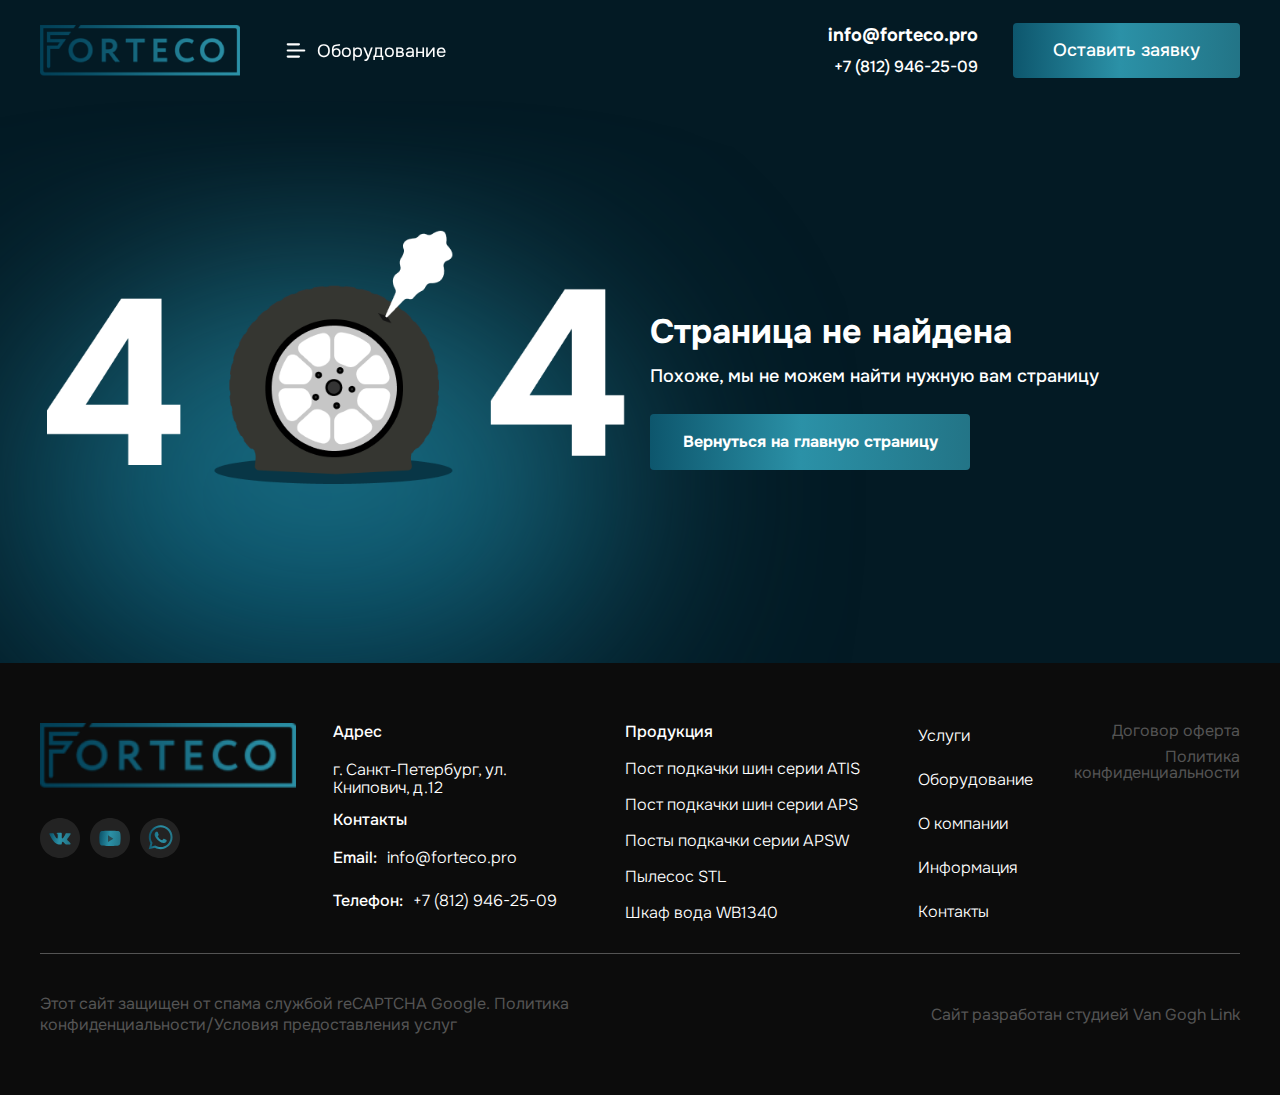
<file: page404.html>
<!DOCTYPE html>
<html lang="ru">
  <head>
    <title>forteco</title>
    <meta charset="utf-8">
    <meta name="viewport" content="width=device-width, initial-scale=1.0">
    <meta http-equiv="X-UA-Compatible" content="ie=edge">
    <meta name="description" content="">
    <link rel="stylesheet" href="css/style.min.css">
  </head>
  <body>
    <div class="visually-hidden"><svg xmlns="http://www.w3.org/2000/svg" xmlns:xlink="http://www.w3.org/1999/xlink"><defs>
<filter id="filter0_f_676_5001" x="-64" y="-109" width="1378" height="1126" filterUnits="userSpaceOnUse" color-interpolation-filters="sRGB">
<feFlood flood-opacity="0" result="BackgroundImageFix"/>
<feBlend mode="normal" in="SourceGraphic" in2="BackgroundImageFix" result="shape"/>
<feGaussianBlur stdDeviation="150" result="effect1_foregroundBlur_676_5001"/>
</filter>
<linearGradient id="paint0_linear_676_5001" x1="386.288" y1="272.642" x2="819.271" y2="300.689" gradientUnits="userSpaceOnUse">
<stop stop-color="#298DA3"/>
<stop offset="0.9999" stop-color="#07536D"/>
<stop offset="1" stop-color="#074960"/>
</linearGradient>

<linearGradient id="paint0_linear_448_2711" x1="40.96" y1="78" x2="97.6654" y2="83.2959" gradientUnits="userSpaceOnUse">
<stop offset="0.015" stop-color="#05465D"/>
<stop offset="0.52" stop-color="#2B91A7"/>
<stop offset="1" stop-color="#227284"/>
</linearGradient>

<filter id="filter0_f_1106_1708" x="-273" y="-215" width="876" height="918" filterUnits="userSpaceOnUse" color-interpolation-filters="sRGB">
<feFlood flood-opacity="0" result="BackgroundImageFix"/>
<feBlend mode="normal" in="SourceGraphic" in2="BackgroundImageFix" result="shape"/>
<feGaussianBlur stdDeviation="150" result="effect1_foregroundBlur_1106_1708"/>
</filter>

<filter id="filter0_f_418_569" x="0" y="0" width="1543" height="873" filterUnits="userSpaceOnUse" color-interpolation-filters="sRGB">
<feFlood flood-opacity="0" result="BackgroundImageFix"/>
<feBlend mode="normal" in="SourceGraphic" in2="BackgroundImageFix" result="shape"/>
<feGaussianBlur stdDeviation="150" result="effect1_foregroundBlur_418_569"/>
</filter>
<linearGradient id="paint0_linear_418_569" x1="343.542" y1="372.861" x2="1046.1" y2="605.366" gradientUnits="userSpaceOnUse">
<stop stop-color="#298DA3"/>
<stop offset="0.9999" stop-color="#07536D"/>
<stop offset="1" stop-color="#074960"/>
</linearGradient>

<filter id="filter0_f_418_567" x="-727" y="0" width="1126" height="1378" filterUnits="userSpaceOnUse" color-interpolation-filters="sRGB">
<feFlood flood-opacity="0" result="BackgroundImageFix"/>
<feBlend mode="normal" in="SourceGraphic" in2="BackgroundImageFix" result="shape"/>
<feGaussianBlur stdDeviation="150" result="effect1_foregroundBlur_418_567"/>
</filter>
<linearGradient id="paint0_linear_418_567" x1="-402.712" y1="507.642" x2="30.2711" y2="535.689" gradientUnits="userSpaceOnUse">
<stop stop-color="#298DA3"/>
<stop offset="0.9999" stop-color="#07536D"/>
<stop offset="1" stop-color="#074960"/>
</linearGradient>

<filter id="filter0_f_418_568" x="0" y="0" width="1126" height="1378" filterUnits="userSpaceOnUse" color-interpolation-filters="sRGB">
<feFlood flood-opacity="0" result="BackgroundImageFix"/>
<feBlend mode="normal" in="SourceGraphic" in2="BackgroundImageFix" result="shape"/>
<feGaussianBlur stdDeviation="150" result="effect1_foregroundBlur_418_568"/>
</filter>
<linearGradient id="paint0_linear_418_568" x1="324.288" y1="507.642" x2="757.271" y2="535.689" gradientUnits="userSpaceOnUse">
<stop stop-color="#298DA3"/>
<stop offset="0.9999" stop-color="#07536D"/>
<stop offset="1" stop-color="#074960"/>
</linearGradient>

<filter id="filter0_f_529_1030" x="-289" y="-300" width="849" height="955" filterUnits="userSpaceOnUse" color-interpolation-filters="sRGB">
<feFlood flood-opacity="0" result="BackgroundImageFix"/>
<feBlend mode="normal" in="SourceGraphic" in2="BackgroundImageFix" result="shape"/>
<feGaussianBlur stdDeviation="150" result="effect1_foregroundBlur_529_1030"/>
</filter>

<filter id="filter0_f_573_703" x="-260" y="-253" width="980" height="1041" filterUnits="userSpaceOnUse" color-interpolation-filters="sRGB">
<feFlood flood-opacity="0" result="BackgroundImageFix"/>
<feBlend mode="normal" in="SourceGraphic" in2="BackgroundImageFix" result="shape"/>
<feGaussianBlur stdDeviation="150" result="effect1_foregroundBlur_573_703"/>
</filter>

<linearGradient id="paint0_linear_448_3117" x1="1.7095" y1="23.5353" x2="35.1235" y2="26.6559" gradientUnits="userSpaceOnUse">
<stop offset="0.015" stop-color="#05465D"/>
<stop offset="0.52" stop-color="#2B91A7"/>
<stop offset="1" stop-color="#227284"/>
</linearGradient>

<filter id="filter0_f_2013_859" x="-118" y="-34" width="676" height="676" filterUnits="userSpaceOnUse" color-interpolation-filters="sRGB">
<feFlood flood-opacity="0" result="BackgroundImageFix"/>
<feBlend mode="normal" in="SourceGraphic" in2="BackgroundImageFix" result="shape"/>
<feGaussianBlur stdDeviation="100" result="effect1_foregroundBlur_2013_859"/>
</filter>

<filter id="filter0_f_2013_33" x="-218" y="-134" width="876" height="876" filterUnits="userSpaceOnUse" color-interpolation-filters="sRGB">
<feFlood flood-opacity="0" result="BackgroundImageFix"/>
<feBlend mode="normal" in="SourceGraphic" in2="BackgroundImageFix" result="shape"/>
<feGaussianBlur stdDeviation="150" result="effect1_foregroundBlur_2013_33"/>
</filter>

<filter id="filter0_f_2013_225" x="-218" y="-134" width="876" height="876" filterUnits="userSpaceOnUse" color-interpolation-filters="sRGB">
<feFlood flood-opacity="0" result="BackgroundImageFix"/>
<feBlend mode="normal" in="SourceGraphic" in2="BackgroundImageFix" result="shape"/>
<feGaussianBlur stdDeviation="150" result="effect1_foregroundBlur_2013_225"/>
</filter>

<filter id="filter0_f_676_4228" x="0" y="-136" width="1301" height="1106" filterUnits="userSpaceOnUse" color-interpolation-filters="sRGB">
<feFlood flood-opacity="0" result="BackgroundImageFix"/>
<feBlend mode="normal" in="SourceGraphic" in2="BackgroundImageFix" result="shape"/>
<feGaussianBlur stdDeviation="150" result="effect1_foregroundBlur_676_4228"/>
</filter>
<linearGradient id="paint0_linear_676_4228" x1="197.187" y1="480.25" x2="1018.79" y2="586.553" gradientUnits="userSpaceOnUse">
<stop offset="0.015" stop-color="#05465D"/>
<stop offset="0.52" stop-color="#2B91A7"/>
<stop offset="1" stop-color="#227284"/>
</linearGradient>

<filter id="filter0_f_676_4093" x="0" y="-118" width="1455" height="1106" filterUnits="userSpaceOnUse" color-interpolation-filters="sRGB">
<feFlood flood-opacity="0" result="BackgroundImageFix"/>
<feBlend mode="normal" in="SourceGraphic" in2="BackgroundImageFix" result="shape"/>
<feGaussianBlur stdDeviation="150" result="effect1_foregroundBlur_676_4093"/>
</filter>
<linearGradient id="paint0_linear_676_4093" x1="339.479" y1="317.047" x2="1028.19" y2="428.542" gradientUnits="userSpaceOnUse">
<stop stop-color="#298DA3"/>
<stop offset="0.9999" stop-color="#07536D"/>
<stop offset="1" stop-color="#074960"/>
</linearGradient>

<filter id="filter0_f_676_4127" x="-120" y="-109" width="540" height="276" filterUnits="userSpaceOnUse" color-interpolation-filters="sRGB">
<feFlood flood-opacity="0" result="BackgroundImageFix"/>
<feBlend mode="normal" in="SourceGraphic" in2="BackgroundImageFix" result="shape"/>
<feGaussianBlur stdDeviation="60" result="effect1_foregroundBlur_676_4127"/>
</filter>

<linearGradient id="paint0_linear_483_694" x1="-7.04" y1="30" x2="49.6654" y2="35.2959" gradientUnits="userSpaceOnUse">
<stop offset="0.015" stop-color="#05465D"/>
<stop offset="0.52" stop-color="#2B91A7"/>
<stop offset="1" stop-color="#227284"/>
</linearGradient>

<filter id="filter0_f_787_2770" x="-145" y="-112" width="590" height="282" filterUnits="userSpaceOnUse" color-interpolation-filters="sRGB">
<feFlood flood-opacity="0" result="BackgroundImageFix"/>
<feBlend mode="normal" in="SourceGraphic" in2="BackgroundImageFix" result="shape"/>
<feGaussianBlur stdDeviation="60" result="effect1_foregroundBlur_787_2770"/>
</filter>

<linearGradient id="paint0_linear_676_5478" x1="4.27376" y1="58.8388" x2="87.8088" y2="66.6404" gradientUnits="userSpaceOnUse">
<stop offset="0.015" stop-color="#05465D"/>
<stop offset="0.52" stop-color="#2B91A7"/>
<stop offset="1" stop-color="#227284"/>
</linearGradient>

<filter id="filter0_f_676_5241" x="-329" y="-354" width="1253" height="1403" filterUnits="userSpaceOnUse" color-interpolation-filters="sRGB">
<feFlood flood-opacity="0" result="BackgroundImageFix"/>
<feBlend mode="normal" in="SourceGraphic" in2="BackgroundImageFix" result="shape"/>
<feGaussianBlur stdDeviation="225" result="effect1_foregroundBlur_676_5241"/>
</filter>

<linearGradient id="paint0_linear_2013_124" x1="-7.00835" y1="31.1871" x2="51.4662" y2="36.6483" gradientUnits="userSpaceOnUse">
<stop offset="0.015" stop-color="#05465D"/>
<stop offset="0.52" stop-color="#2B91A7"/>
<stop offset="1" stop-color="#227284"/>
</linearGradient>

<linearGradient id="paint0_linear_787_4977" x1="-7.00838" y1="31.1871" x2="51.4661" y2="36.6483" gradientUnits="userSpaceOnUse">
<stop offset="0.015" stop-color="#05465D"/>
<stop offset="0.52" stop-color="#2B91A7"/>
<stop offset="1" stop-color="#227284"/>
</linearGradient>

<linearGradient id="paint0_linear_787_4970" x1="-7.00837" y1="31.1871" x2="51.4661" y2="36.6483" gradientUnits="userSpaceOnUse">
<stop offset="0.015" stop-color="#05465D"/>
<stop offset="0.52" stop-color="#2B91A7"/>
<stop offset="1" stop-color="#227284"/>
</linearGradient>

<linearGradient id="paint0_linear_787_4963" x1="-7.00838" y1="31.1871" x2="51.4661" y2="36.6483" gradientUnits="userSpaceOnUse">
<stop offset="0.015" stop-color="#05465D"/>
<stop offset="0.52" stop-color="#2B91A7"/>
<stop offset="1" stop-color="#227284"/>
</linearGradient>

<linearGradient id="paint0_linear_676_4102" x1="2.13688" y1="29.4194" x2="43.9044" y2="33.3202" gradientUnits="userSpaceOnUse">
<stop offset="0.015" stop-color="#05465D"/>
<stop offset="0.52" stop-color="#2B91A7"/>
<stop offset="1" stop-color="#227284"/>
</linearGradient>

<linearGradient id="paint0_linear_1073_660" x1="6.20412" y1="22.1334" x2="30.9384" y2="26.2584" gradientUnits="userSpaceOnUse">
<stop offset="0.015" stop-color="#05465D"/>
<stop offset="0.52" stop-color="#2B91A7"/>
<stop offset="1" stop-color="#227284"/>
</linearGradient>

<linearGradient id="hover-gradient" x1="6.20412" y1="22.1334" x2="30.9384" y2="26.2584" gradientUnits="userSpaceOnUse">
<stop offset="0.015" stop-color="#05465D"/>
<stop offset="0.52" stop-color="#2B91A7"/>
<stop offset="1" stop-color="#227284"/>
</linearGradient>

<linearGradient id="paint0_linear_1073_669" x1="5.16384" y1="22.3332" x2="33.3832" y2="24.9561" gradientUnits="userSpaceOnUse">
<stop offset="0.015" stop-color="#05465D"/>
<stop offset="0.52" stop-color="#2B91A7"/>
<stop offset="1" stop-color="#227284"/>
</linearGradient>

<linearGradient id="paint0_linear_1073_664" x1="6.20412" y1="22.2501" x2="31.2043" y2="25.4986" gradientUnits="userSpaceOnUse">
<stop offset="0.015" stop-color="#05465D"/>
<stop offset="0.52" stop-color="#2B91A7"/>
<stop offset="1" stop-color="#227284"/>
</linearGradient>
</defs><symbol id="404" viewBox="0 0 1314 1017"><g fill="none">
<g filter="url(#filter0_f_676_5001)">
<ellipse cx="625" cy="454" rx="263" ry="389" transform="rotate(90 625 454)" fill="url(#paint0_linear_676_5001)"/>
</g>

</g></symbol><symbol id="arow-left" viewBox="0 0 48 48"><g fill="none">
<rect x="47" y="47" width="46" height="46" rx="23" transform="rotate(-180 47 47)" fill="#242323" fill-opacity="1"/>
<rect x="47" y="47" width="46" height="46" rx="23" transform="rotate(-180 47 47)" stroke="url(#paint0_linear_448_2711)" stroke-width="2"/>
<path d="M27 30L21 24L27 18" stroke="white" stroke-width="2" stroke-linecap="round"/>

</g></symbol><symbol id="arrow-b" viewBox="0 0 6 6"><g fill="none">
	<desc>
			Created with Pixso.
	</desc>
	
	<path id="&gt;" d="M-0.09 0.78L4.43 2.55L-0.09 4.34L-0.09 5.66L5.75 3.06L5.75 2.07L-0.09 -0.52L-0.09 0.78Z" fill="gray" fill-opacity="1.000000" fill-rule="evenodd"/>
</g></symbol><symbol id="bg-card" viewBox="0 0 310 571"><g fill="none">
<g filter="url(#filter0_f_1106_1708)">
<ellipse cx="165" cy="244" rx="138" ry="159" fill="#2F9CB4"/>
</g>

</g></symbol><symbol id="bg-centr" viewBox="0 0 1543 873"><g fill="none">
<g opacity="0.5" filter="url(#filter0_f_418_569)">
<ellipse cx="771.5" cy="436.5" rx="471.5" ry="136.5" fill="url(#paint0_linear_418_569)"/>
</g>

</g></symbol><symbol id="bg-left" viewBox="0 0 399 1378"><g fill="none">
<g filter="url(#filter0_f_418_567)">
<ellipse cx="-164" cy="689" rx="263" ry="389" fill="url(#paint0_linear_418_567)"/>
</g>

</g></symbol><symbol id="bg-right" viewBox="0 0 398 1378"><g fill="none">
<g filter="url(#filter0_f_418_568)">
<ellipse cx="563" cy="689" rx="263" ry="389" fill="url(#paint0_linear_418_568)"/>
</g>

</g></symbol><symbol id="bg-sublist" viewBox="0 0 308 355"><g fill="none">
<g filter="url(#filter0_f_529_1030)">
<ellipse cx="135.5" cy="177.5" rx="124.5" ry="177.5" fill="#2F9CB4"/>
</g>

</g></symbol><symbol id="card-bg" viewBox="0 0 440 221"><g fill="none">
<g filter="url(#filter0_f_573_703)">
<ellipse cx="230" cy="267.5" rx="190" ry="220.5" fill="#2F9CB4"/>
</g>

</g></symbol><symbol id="check" viewBox="0 0 40 40"><g fill="none">
<circle cx="20" cy="19.9998" r="13.1421" transform="rotate(135 20 19.9998)" stroke="url(#paint0_linear_448_3117)" stroke-width="2"/>
<path d="M14.7168 18.9432L18.9429 23.1692L25.2819 16.8302" stroke="white" stroke-width="2" stroke-linecap="round"/>

</g></symbol><symbol id="close-icon" viewBox="0 0 12 12"><g fill="none">
<path d="M0.666016 0.667236L5.99935 6.00057L0.666016 11.3339" stroke="white" stroke-width="1.33338" stroke-linecap="round"/>
<path d="M11.333 0.667236L5.99967 6.00057L11.333 11.3339" stroke="white" stroke-width="1.33338" stroke-linecap="round"/>
</g></symbol><symbol id="elipse-bg1" viewBox="0 0 440 520"><g fill="none">
<g filter="url(#filter0_f_2013_859)">
<circle cx="220" cy="304" r="138" fill="#2F9CB4"/>
</g>

</g></symbol><symbol id="elipse-bg2" viewBox="0 0 440 520"><g fill="none">
<g opacity="0.7" filter="url(#filter0_f_2013_33)">
<circle cx="220" cy="304" r="138" fill="#993CF6"/>
</g>

</g></symbol><symbol id="elipse-bg3" viewBox="0 0 440 520"><g fill="none">
<g filter="url(#filter0_f_2013_225)">
<circle cx="220" cy="304" r="138" fill="#2E7EF7"/>
</g>

</g></symbol><symbol id="elipse-form" viewBox="0 0 1260 831"><g fill="none">
<g opacity="0.3" filter="url(#filter0_f_676_4228)">
<path d="M1001 417C1001 556.728 844.076 670 650.5 670C456.924 670 300 556.728 300 417C300 277.272 456.924 164 650.5 164C844.076 164 1001 277.272 1001 417Z" fill="url(#paint0_linear_676_4228)"/>
</g>

</g></symbol><symbol id="ellipse-intro" viewBox="0 0 971 988"><g fill="none">
<g filter="url(#filter0_f_676_4093)">
<ellipse cx="727.5" cy="435" rx="427.5" ry="253" fill="url(#paint0_linear_676_4093)"/>
</g>

</g></symbol><symbol id="ellipse" viewBox="0 0 300 56"><g fill="none">
<g filter="url(#filter0_f_676_4127)">
<ellipse cx="150" cy="18" rx="150" ry="18" transform="matrix(1 0 0 -1 0 47)" fill="#2F9CB4"/>
</g>

</g></symbol><symbol id="exit" viewBox="0 0 48 48"><g fill="none">
<rect x="0.5" y="0.5" width="47" height="47" rx="23.5" fill="#2E2E2E" fill-opacity="0.7"/>
<rect x="0.5" y="0.5" width="47" height="47" rx="23.5" stroke="url(#paint0_linear_483_694)"/>
<path d="M16 16L24 24L16 32" stroke="white" stroke-width="2" stroke-linecap="round"/>
<path d="M32 16L24 24L32 32" stroke="white" stroke-width="2" stroke-linecap="round"/>

</g></symbol><symbol id="hover" viewBox="0 0 300 56"><g fill="none">
<g filter="url(#filter0_f_787_2770)">
<ellipse cx="175" cy="21" rx="175" ry="21" transform="matrix(1 0 0 -1 -25 50)" fill="#2F9CB4"/>
</g>

</g></symbol><symbol id="letter" viewBox="0 0 24 31"><g fill="none">
<path d="M15.599 0H0V30.75H24V8.42387L15.599 0ZM15.3333 8.69022V1.6033L22.401 8.69022H15.3333Z" fill="#2F9CB4"/>
</g></symbol><symbol id="menu-button" viewBox="0 0 32 32"><g fill="none">
<rect x="6.66699" y="20.5334" width="13.3333" height="2.13333" rx="1.06667" fill="white"/>
<rect x="6.66699" y="14.3999" width="18.6667" height="2.13333" rx="1.06667" fill="white"/>
<rect x="6.66699" y="8.2666" width="13.3333" height="2.13333" rx="1.06667" fill="white"/>
</g></symbol><symbol id="modal-thanks" viewBox="0 0 100 100"><g fill="none">
<circle cx="50" cy="50" r="34.8553" transform="rotate(135 50 50)" stroke="url(#paint0_linear_676_5478)"/>
<path d="M36.793 47.3582L47.3582 57.9233L63.2058 42.0757" stroke="white" stroke-width="2" stroke-linecap="round"/>

</g></symbol><symbol id="modal" viewBox="0 0 600 676"><g fill="none">
<g filter="url(#filter0_f_676_5241)">
<ellipse cx="297.5" cy="347.5" rx="176.5" ry="251.5" fill="#2F9CB4"/>
</g>

</g></symbol><symbol id="num1" viewBox="0 0 50 50"><g fill="none">
<circle cx="25" cy="25" r="23.7487" stroke="url(#paint0_linear_2013_124)" stroke-width="2"/>
<path d="M26.7201 33H23.9361V19.944H20.4801V18.048C21.4241 18.016 22.2561 17.864 22.9761 17.592C23.6961 17.304 24.2641 16.784 24.6801 16.032H26.7201V33Z" fill="white"/>

</g></symbol><symbol id="num2" viewBox="0 0 50 50"><g fill="none">
<circle cx="25" cy="25" r="23.7487" stroke="url(#paint0_linear_787_4977)" stroke-width="2"/>
<path d="M23.28 26.664C23.664 26.328 24.088 25.96 24.552 25.56C25.032 25.16 25.48 24.744 25.896 24.312C26.328 23.864 26.68 23.384 26.952 22.872C27.24 22.36 27.384 21.808 27.384 21.216C27.384 20.352 27.128 19.656 26.616 19.128C26.104 18.6 25.368 18.336 24.408 18.336C23.64 18.336 22.992 18.512 22.464 18.864C21.936 19.216 21.608 19.688 21.48 20.28H18.744C18.808 19.544 19.008 18.888 19.344 18.312C19.696 17.736 20.136 17.264 20.664 16.896C21.192 16.528 21.768 16.264 22.392 16.104C23.032 15.928 23.76 15.84 24.576 15.84C25.344 15.84 26.064 15.944 26.736 16.152C27.408 16.36 27.992 16.672 28.488 17.088C29 17.504 29.4 18.032 29.688 18.672C29.992 19.296 30.144 20.032 30.144 20.88C30.144 21.552 30.056 22.168 29.88 22.728C29.704 23.288 29.464 23.808 29.16 24.288C28.856 24.768 28.504 25.216 28.104 25.632C27.72 26.048 27.312 26.44 26.88 26.808C26.304 27.304 25.792 27.736 25.344 28.104C24.912 28.456 24.52 28.776 24.168 29.064C23.816 29.352 23.496 29.616 23.208 29.856C22.92 30.08 22.648 30.304 22.392 30.528H30.144V33H18.6V30.72L23.28 26.664Z" fill="white"/>

</g></symbol><symbol id="num3" viewBox="0 0 50 50"><g fill="none">
<circle cx="25" cy="25" r="23.7487" stroke="url(#paint0_linear_787_4970)" stroke-width="2"/>
<path d="M25.056 33.168C24.272 33.168 23.52 33.088 22.8 32.928C22.08 32.752 21.432 32.488 20.856 32.136C20.296 31.768 19.816 31.296 19.416 30.72C19.032 30.144 18.784 29.448 18.672 28.632H21.48C21.608 29.048 21.8 29.384 22.056 29.64C22.312 29.896 22.6 30.104 22.92 30.264C23.256 30.424 23.608 30.536 23.976 30.6C24.344 30.648 24.704 30.672 25.056 30.672C25.424 30.672 25.808 30.64 26.208 30.576C26.608 30.496 26.968 30.36 27.288 30.168C27.624 29.976 27.896 29.712 28.104 29.376C28.328 29.024 28.44 28.568 28.44 28.008C28.44 27.496 28.336 27.08 28.128 26.76C27.936 26.44 27.672 26.192 27.336 26.016C27.016 25.84 26.648 25.72 26.232 25.656C25.832 25.592 25.424 25.56 25.008 25.56H23.328V23.208H24.312C24.696 23.208 25.096 23.168 25.512 23.088C25.928 23.008 26.304 22.872 26.64 22.68C26.992 22.488 27.272 22.232 27.48 21.912C27.704 21.592 27.816 21.192 27.816 20.712C27.816 20.248 27.736 19.864 27.576 19.56C27.416 19.24 27.2 18.992 26.928 18.816C26.656 18.624 26.344 18.496 25.992 18.432C25.656 18.352 25.296 18.312 24.912 18.312C24.256 18.312 23.64 18.464 23.064 18.768C22.488 19.056 22.112 19.568 21.936 20.304H19.2C19.296 19.52 19.512 18.848 19.848 18.288C20.184 17.712 20.616 17.248 21.144 16.896C21.672 16.528 22.264 16.256 22.92 16.08C23.592 15.904 24.296 15.816 25.032 15.816C25.752 15.816 26.44 15.896 27.096 16.056C27.768 16.216 28.36 16.472 28.872 16.824C29.384 17.176 29.792 17.64 30.096 18.216C30.4 18.776 30.552 19.464 30.552 20.28C30.552 20.952 30.384 21.616 30.048 22.272C29.728 22.928 29.128 23.48 28.248 23.928C29.256 24.2 30.008 24.696 30.504 25.416C31 26.12 31.248 26.976 31.248 27.984C31.248 28.912 31.072 29.704 30.72 30.36C30.384 31 29.936 31.536 29.376 31.968C28.832 32.384 28.184 32.688 27.432 32.88C26.68 33.072 25.888 33.168 25.056 33.168Z" fill="white"/>

</g></symbol><symbol id="num4" viewBox="0 0 50 50"><g fill="none">
<circle cx="25" cy="25" r="23.7487" stroke="url(#paint0_linear_787_4963)" stroke-width="2"/>
<path d="M28.408 16.032V27.288H30.352V29.736H28.408V33H25.648V29.736H16.888V27.744L24.832 16.032H28.408ZM20.104 27.288H25.648V18.984L20.104 27.288Z" fill="white"/>

</g></symbol><symbol id="ok" viewBox="0 0 50 50"><g fill="none">
<circle cx="25" cy="25" r="17.1777" transform="rotate(135 25 25)" stroke="url(#paint0_linear_676_4102)"/>
<path d="M18.3975 23.6791L23.6801 28.9616L31.6039 21.0378" stroke="white" stroke-width="2" stroke-linecap="round"/>

</g></symbol><symbol id="switch" viewBox="0 0 11 8"><g fill="none">
<path d="M1 2.77046L4.29513 6.06554L9.23775 1.12292" stroke="white" stroke-width="1.55942" stroke-linecap="round"/>
</g></symbol><symbol id="VK" viewBox="0 0 40 40"><g fill="none">
<path d="M0 20C0 8.9543 8.9543 0 20 0C31.0457 0 40 8.9543 40 20C40 31.0457 31.0457 40 20 40C8.9543 40 0 31.0457 0 20Z" fill="#2E2E2E" fill-opacity="0.7"/>
<path d="M21.0459 26.5635C21.0459 26.5635 21.4309 26.5215 21.6281 26.3136C21.8086 26.1231 21.8024 25.7636 21.8024 25.7636C21.8024 25.7636 21.7784 24.0849 22.5724 23.837C23.355 23.5933 24.3598 25.4604 25.4261 26.1784C26.2317 26.7212 26.8431 26.6024 26.8431 26.6024L29.6927 26.5635C29.6927 26.5635 31.1827 26.4734 30.4763 25.3232C30.4178 25.2289 30.0641 24.472 28.3581 22.9173C26.5708 21.2898 26.8108 21.553 28.9623 18.7375C30.2728 17.0229 30.7966 15.9762 30.6328 15.5286C30.4773 15.1005 29.5132 15.2142 29.5132 15.2142L26.3057 15.2337C26.3057 15.2337 26.0678 15.2019 25.8915 15.3053C25.7193 15.4067 25.6077 15.6433 25.6077 15.6433C25.6077 15.6433 25.1006 16.9697 24.4234 18.0984C22.995 20.4786 22.4242 20.6046 22.1905 20.4571C21.6469 20.112 21.7825 19.0724 21.7825 18.3339C21.7825 16.0264 22.1394 15.0647 21.0887 14.8158C20.7402 14.7328 20.4835 14.6785 19.5914 14.6693C18.4467 14.658 17.4785 14.6734 16.9296 14.9366C16.5644 15.1118 16.2827 15.503 16.4549 15.5256C16.6667 15.5532 17.1467 15.6526 17.4012 15.9926C17.7299 16.432 17.7184 17.4173 17.7184 17.4173C17.7184 17.4173 17.9073 20.1335 17.2771 20.4704C16.8451 20.7019 16.2524 20.2298 14.9784 18.0697C14.3263 16.9635 13.8338 15.7406 13.8338 15.7406C13.8338 15.7406 13.7389 15.5122 13.5688 15.3893C13.3632 15.2408 13.0763 15.1947 13.0763 15.1947L10.0285 15.2142C10.0285 15.2142 9.57042 15.2265 9.40243 15.4221C9.25323 15.5952 9.39096 15.9547 9.39096 15.9547C9.39096 15.9547 11.7772 21.4353 14.4797 24.1976C16.9578 26.7294 19.7708 26.5635 19.7708 26.5635H21.0459Z" fill="url(#paint0_linear_1073_660)"/>


</g></symbol><symbol id="WhatsApp" viewBox="0 0 40 40"><g fill="none">
<path d="M20 40C31.0457 40 40 31.0457 40 20C40 8.9543 31.0457 0 20 0C8.9543 0 0 8.9543 0 20C0 31.0457 8.9543 40 20 40Z" fill="#2E2E2E" fill-opacity="0.7"/>
<path fill-rule="evenodd" clip-rule="evenodd" d="M20.6596 31.127H20.6546C18.6642 31.1263 16.7085 30.6269 14.9714 29.6795L8.66699 31.3333L10.3542 25.1706C9.31344 23.367 8.76581 21.3212 8.7667 19.2251C8.76931 12.668 14.1043 7.33325 20.6594 7.33325C23.8409 7.33463 26.8268 8.57314 29.0722 10.8211C31.3175 13.0689 32.5534 16.0569 32.5521 19.2345C32.5495 25.7901 27.2166 31.1243 20.6596 31.127ZM15.2635 27.5265L15.6245 27.7407C17.1421 28.6413 18.8818 29.1178 20.6556 29.1185H20.6596C26.1077 29.1185 30.5419 24.6842 30.5441 19.2338C30.5451 16.5926 29.518 14.1092 27.6517 12.2407C25.7855 10.3723 23.3036 9.34286 20.6634 9.34195C15.2111 9.34195 10.7768 13.7758 10.7746 19.2258C10.7739 21.0936 11.2965 22.9125 12.2859 24.4863L12.521 24.8603L11.5224 28.5079L15.2635 27.5265ZM26.244 21.795C26.4513 21.8951 26.5912 21.9628 26.651 22.0625C26.7252 22.1864 26.7252 22.7814 26.4777 23.4756C26.23 24.1697 25.0429 24.8032 24.4719 24.8885C23.96 24.9651 23.3121 24.997 22.6003 24.7708C22.1687 24.6338 21.6152 24.451 20.9063 24.1448C18.1205 22.9419 16.2378 20.2419 15.882 19.7316C15.8571 19.6959 15.8397 19.6709 15.83 19.6579L15.8276 19.6547C15.6703 19.4448 14.6166 18.0389 14.6166 16.5839C14.6166 15.2151 15.289 14.4977 15.5984 14.1674C15.6196 14.1448 15.6391 14.124 15.6566 14.1049C15.929 13.8074 16.2509 13.733 16.449 13.733C16.6471 13.733 16.8454 13.7349 17.0186 13.7436C17.0399 13.7446 17.0621 13.7445 17.0851 13.7444C17.2583 13.7434 17.4742 13.7421 17.6871 14.2537C17.7691 14.4506 17.889 14.7424 18.0154 15.0503C18.2711 15.6728 18.5536 16.3606 18.6033 16.4601C18.6776 16.6088 18.7271 16.7823 18.6281 16.9807C18.6132 17.0105 18.5995 17.0385 18.5863 17.0654C18.5119 17.2172 18.4572 17.329 18.331 17.4764C18.2813 17.5344 18.23 17.5969 18.1787 17.6594C18.0764 17.7839 17.9742 17.9083 17.8852 17.997C17.7364 18.1452 17.5816 18.306 17.7549 18.6035C17.9283 18.901 18.5246 19.874 19.408 20.662C20.3576 21.509 21.183 21.867 21.6013 22.0485C21.683 22.0839 21.7492 22.1126 21.7977 22.1369C22.0948 22.2857 22.2681 22.2608 22.4415 22.0625C22.6148 21.8642 23.1843 21.1948 23.3824 20.8974C23.5804 20.6 23.7786 20.6495 24.0509 20.7486C24.3234 20.8479 25.7843 21.5667 26.0815 21.7154C26.1395 21.7445 26.1937 21.7707 26.244 21.795Z" fill="url(#paint0_linear_1073_669)"/>

</g></symbol><symbol id="Youtube" viewBox="0 0 40 40"><g fill="none">
<path d="M0 20C0 8.9543 8.9543 0 20 0C31.0457 0 40 8.9543 40 20C40 31.0457 31.0457 40 20 40C8.9543 40 0 31.0457 0 20Z" fill="#2E2E2E" fill-opacity="0.7"/>
<path d="M30.2205 15.0611C29.9752 14.1186 29.2523 13.3764 28.3343 13.1245C26.6708 12.6667 19.9997 12.6667 19.9997 12.6667C19.9997 12.6667 13.3285 12.6667 11.6649 13.1245C10.7469 13.3764 10.024 14.1186 9.7787 15.0611C9.33301 16.7693 9.33301 20.3334 9.33301 20.3334C9.33301 20.3334 9.33301 23.8974 9.7787 25.6057C10.024 26.5482 10.7469 27.2904 11.6649 27.5424C13.3285 28.0001 19.9997 28.0001 19.9997 28.0001C19.9997 28.0001 26.6708 28.0001 28.3343 27.5424C29.2523 27.2904 29.9752 26.5482 30.2205 25.6057C30.6663 23.8974 30.6663 20.3334 30.6663 20.3334C30.6663 20.3334 30.6663 16.7693 30.2205 15.0611Z" fill="url(#paint0_linear_1073_664)"/>
<path d="M18 23.9999V17.3333L23.3333 20.6667L18 23.9999Z" fill="#2E2E2E" fill-opacity="0.7"/>

</g></symbol></svg>
    </div>
    <div class="wrapper">
      <header class="header" data-header data-media="(max-width: 1023px)">
        <div class="container">
          <div class="header__wrapper"><a class="header__logo" href="/" aria-label="Переход на главную"><img class="header__logo-img" src="img/content/logo.png" alt="Лого"></a>
            <nav class="main-nav"><ul class="main-nav__list" data-header-accordion>
<li class="main-nav__item menu-item-has-children"><a class="main-nav__link" href="">
                Оборудование<svg width="32" height="32" viewBox="0 0 32 32" fill="none" xmlns="http://www.w3.org/2000/svg">
<rect x="6.66699" y="20.5334" width="13.3333" height="2.13333" rx="1.06667" fill="white"/>
<rect x="6.66699" y="14.3999" width="18.6667" height="2.13333" rx="1.06667" fill="white"/>
<rect x="6.66699" y="8.2666" width="13.3333" height="2.13333" rx="1.06667" fill="white"/>
</svg></a><ul class="main-nav__sublist">
<li class="main-nav__subitem">
<a class="main-nav__sublink" href="#">Посты подкачки шин</a>
</li>
<li class="main-nav__subitem">
<a class="main-nav__sublink" href="#">Шкафы</a>
</li>
<li class="main-nav__subitem">
<a class="main-nav__sublink" href="#">Пылесосы</a>
</li>
<li class="main-nav__subitem">
<a class="main-nav__sublink" href="#">Хоз-быт</a>
</li>
<li class="main-nav__subitem">
<a class="main-nav__sublink" href="#">Обслуживание автомобильных ковров</a>
</li>
<li class="main-nav__subitem">
<a class="main-nav__sublink" href="#">Все категории</a>
</li>
</ul>
</li>
</ul>
              <div class="header__right">
                <div class="main-nav__contacts"><a class="main-nav__email" href="mailto:info@forteco.pro">info@forteco.pro</a><a class="main-nav__phone" href="tel:+78129462509">+7 (812) 946-25-09</a></div>
                <button class="header__btn">Оставить заявку</button>
              </div>
            </nav>
          </div>
        </div>
      </header>
      <main>
        <section class="page404">
          <div class="page404__content"> 
            <div class="page404__inner">
              <div class="page404__image"> <img class="page404__img" src="img/content/404.png" alt="page-404">
                <div class="page404__bg"> <img src="img/sprite/404.svg"></div>
              </div>
              <h1 class="page404__title">Страница не найдена</h1>
              <p class="page404__text">Похоже, мы не можем найти нужную вам страницу</p><a class="header__btn" href="/">Вернуться на главную страницу</a>
            </div>
          </div>
        </section>
      </main>
      <footer class="footer">
        <div class="footer__content">
          <div class="footer__inner"><a class="footer__logo" href="/" aria-label="Переход на главную"><img class="footer__logo-img" src="img/content/logo.png" alt="Лого"></a>
            <div class="footer__icons">
              <div class="footer__social"> <a class="footer__social-link" href="#"><svg width="40" height="40" viewBox="0 0 40 40" fill="none" xmlns="http://www.w3.org/2000/svg">
<path d="M0 20C0 8.9543 8.9543 0 20 0C31.0457 0 40 8.9543 40 20C40 31.0457 31.0457 40 20 40C8.9543 40 0 31.0457 0 20Z" fill="#2E2E2E" fill-opacity="0.7"/>
<path d="M21.0459 26.5635C21.0459 26.5635 21.4309 26.5215 21.6281 26.3136C21.8086 26.1231 21.8024 25.7636 21.8024 25.7636C21.8024 25.7636 21.7784 24.0849 22.5724 23.837C23.355 23.5933 24.3598 25.4604 25.4261 26.1784C26.2317 26.7212 26.8431 26.6024 26.8431 26.6024L29.6927 26.5635C29.6927 26.5635 31.1827 26.4734 30.4763 25.3232C30.4178 25.2289 30.0641 24.472 28.3581 22.9173C26.5708 21.2898 26.8108 21.553 28.9623 18.7375C30.2728 17.0229 30.7966 15.9762 30.6328 15.5286C30.4773 15.1005 29.5132 15.2142 29.5132 15.2142L26.3057 15.2337C26.3057 15.2337 26.0678 15.2019 25.8915 15.3053C25.7193 15.4067 25.6077 15.6433 25.6077 15.6433C25.6077 15.6433 25.1006 16.9697 24.4234 18.0984C22.995 20.4786 22.4242 20.6046 22.1905 20.4571C21.6469 20.112 21.7825 19.0724 21.7825 18.3339C21.7825 16.0264 22.1394 15.0647 21.0887 14.8158C20.7402 14.7328 20.4835 14.6785 19.5914 14.6693C18.4467 14.658 17.4785 14.6734 16.9296 14.9366C16.5644 15.1118 16.2827 15.503 16.4549 15.5256C16.6667 15.5532 17.1467 15.6526 17.4012 15.9926C17.7299 16.432 17.7184 17.4173 17.7184 17.4173C17.7184 17.4173 17.9073 20.1335 17.2771 20.4704C16.8451 20.7019 16.2524 20.2298 14.9784 18.0697C14.3263 16.9635 13.8338 15.7406 13.8338 15.7406C13.8338 15.7406 13.7389 15.5122 13.5688 15.3893C13.3632 15.2408 13.0763 15.1947 13.0763 15.1947L10.0285 15.2142C10.0285 15.2142 9.57042 15.2265 9.40243 15.4221C9.25323 15.5952 9.39096 15.9547 9.39096 15.9547C9.39096 15.9547 11.7772 21.4353 14.4797 24.1976C16.9578 26.7294 19.7708 26.5635 19.7708 26.5635H21.0459Z" fill="url(#paint0_linear_1073_660)"/>
<defs>
<linearGradient id="paint0_linear_1073_660" x1="6.20412" y1="22.1334" x2="30.9384" y2="26.2584" gradientUnits="userSpaceOnUse">
<stop offset="0.015" stop-color="#05465D"/>
<stop offset="0.52" stop-color="#2B91A7"/>
<stop offset="1" stop-color="#227284"/>
</linearGradient>
</defs>
</svg></a><a class="footer__social-link" href="#"><svg width="40" height="40" viewBox="0 0 40 40" fill="none" xmlns="http://www.w3.org/2000/svg">
<path d="M0 20C0 8.9543 8.9543 0 20 0C31.0457 0 40 8.9543 40 20C40 31.0457 31.0457 40 20 40C8.9543 40 0 31.0457 0 20Z" fill="#2E2E2E" fill-opacity="0.7"/>
<path d="M30.2205 15.0611C29.9752 14.1186 29.2523 13.3764 28.3343 13.1245C26.6708 12.6667 19.9997 12.6667 19.9997 12.6667C19.9997 12.6667 13.3285 12.6667 11.6649 13.1245C10.7469 13.3764 10.024 14.1186 9.7787 15.0611C9.33301 16.7693 9.33301 20.3334 9.33301 20.3334C9.33301 20.3334 9.33301 23.8974 9.7787 25.6057C10.024 26.5482 10.7469 27.2904 11.6649 27.5424C13.3285 28.0001 19.9997 28.0001 19.9997 28.0001C19.9997 28.0001 26.6708 28.0001 28.3343 27.5424C29.2523 27.2904 29.9752 26.5482 30.2205 25.6057C30.6663 23.8974 30.6663 20.3334 30.6663 20.3334C30.6663 20.3334 30.6663 16.7693 30.2205 15.0611Z" fill="url(#paint0_linear_1073_664)"/>
<path d="M18 23.9999V17.3333L23.3333 20.6667L18 23.9999Z" fill="#2E2E2E" fill-opacity="0.7"/>
<defs>
<linearGradient id="paint0_linear_1073_664" x1="6.20412" y1="22.2501" x2="31.2043" y2="25.4986" gradientUnits="userSpaceOnUse">
<stop offset="0.015" stop-color="#05465D"/>
<stop offset="0.52" stop-color="#2B91A7"/>
<stop offset="1" stop-color="#227284"/>
</linearGradient>
</defs>
</svg></a><a class="footer__social-link" href="#"><svg width="40" height="40" viewBox="0 0 40 40" fill="none" xmlns="http://www.w3.org/2000/svg">
<path d="M20 40C31.0457 40 40 31.0457 40 20C40 8.9543 31.0457 0 20 0C8.9543 0 0 8.9543 0 20C0 31.0457 8.9543 40 20 40Z" fill="#2E2E2E" fill-opacity="0.7"/>
<path fill-rule="evenodd" clip-rule="evenodd" d="M20.6596 31.127H20.6546C18.6642 31.1263 16.7085 30.6269 14.9714 29.6795L8.66699 31.3333L10.3542 25.1706C9.31344 23.367 8.76581 21.3212 8.7667 19.2251C8.76931 12.668 14.1043 7.33325 20.6594 7.33325C23.8409 7.33463 26.8268 8.57314 29.0722 10.8211C31.3175 13.0689 32.5534 16.0569 32.5521 19.2345C32.5495 25.7901 27.2166 31.1243 20.6596 31.127ZM15.2635 27.5265L15.6245 27.7407C17.1421 28.6413 18.8818 29.1178 20.6556 29.1185H20.6596C26.1077 29.1185 30.5419 24.6842 30.5441 19.2338C30.5451 16.5926 29.518 14.1092 27.6517 12.2407C25.7855 10.3723 23.3036 9.34286 20.6634 9.34195C15.2111 9.34195 10.7768 13.7758 10.7746 19.2258C10.7739 21.0936 11.2965 22.9125 12.2859 24.4863L12.521 24.8603L11.5224 28.5079L15.2635 27.5265ZM26.244 21.795C26.4513 21.8951 26.5912 21.9628 26.651 22.0625C26.7252 22.1864 26.7252 22.7814 26.4777 23.4756C26.23 24.1697 25.0429 24.8032 24.4719 24.8885C23.96 24.9651 23.3121 24.997 22.6003 24.7708C22.1687 24.6338 21.6152 24.451 20.9063 24.1448C18.1205 22.9419 16.2378 20.2419 15.882 19.7316C15.8571 19.6959 15.8397 19.6709 15.83 19.6579L15.8276 19.6547C15.6703 19.4448 14.6166 18.0389 14.6166 16.5839C14.6166 15.2151 15.289 14.4977 15.5984 14.1674C15.6196 14.1448 15.6391 14.124 15.6566 14.1049C15.929 13.8074 16.2509 13.733 16.449 13.733C16.6471 13.733 16.8454 13.7349 17.0186 13.7436C17.0399 13.7446 17.0621 13.7445 17.0851 13.7444C17.2583 13.7434 17.4742 13.7421 17.6871 14.2537C17.7691 14.4506 17.889 14.7424 18.0154 15.0503C18.2711 15.6728 18.5536 16.3606 18.6033 16.4601C18.6776 16.6088 18.7271 16.7823 18.6281 16.9807C18.6132 17.0105 18.5995 17.0385 18.5863 17.0654C18.5119 17.2172 18.4572 17.329 18.331 17.4764C18.2813 17.5344 18.23 17.5969 18.1787 17.6594C18.0764 17.7839 17.9742 17.9083 17.8852 17.997C17.7364 18.1452 17.5816 18.306 17.7549 18.6035C17.9283 18.901 18.5246 19.874 19.408 20.662C20.3576 21.509 21.183 21.867 21.6013 22.0485C21.683 22.0839 21.7492 22.1126 21.7977 22.1369C22.0948 22.2857 22.2681 22.2608 22.4415 22.0625C22.6148 21.8642 23.1843 21.1948 23.3824 20.8974C23.5804 20.6 23.7786 20.6495 24.0509 20.7486C24.3234 20.8479 25.7843 21.5667 26.0815 21.7154C26.1395 21.7445 26.1937 21.7707 26.244 21.795Z" fill="url(#paint0_linear_1073_669)"/>
<defs>
<linearGradient id="paint0_linear_1073_669" x1="5.16384" y1="22.3332" x2="33.3832" y2="24.9561" gradientUnits="userSpaceOnUse">
<stop offset="0.015" stop-color="#05465D"/>
<stop offset="0.52" stop-color="#2B91A7"/>
<stop offset="1" stop-color="#227284"/>
</linearGradient>
</defs>
</svg></a></div>
            </div>
            <div class="footer__documents">
              <div class="footer__number"> 
                <h4 class="footer__name">Адрес</h4>
                <p class="footer__adress">г. Санкт-Петербург, ул. Книпович, д.12</p>
              </div>
              <div class="footer__contacts">
                <h4 class="footer__name">Контакты</h4>
                <div class="footer__number"> 
                  <h4 class="footer__name">Email:</h4><a class="footer__adress" href="mailto:info@forteco.pro">info@forteco.pro</a>
                </div>
                <div class="footer__number"> 
                  <h4 class="footer__name">Телефон:</h4><a class="footer__adress" href="tel:+78129462509">+7 (812) 946-25-09</a>
                </div>
              </div>
            </div>
            <div class="footer__category">
              <h4 class="footer__name footer__name--categ">Продукция</h4><a href="#">Пост подкачки шин серии ATIS</a><a href="#">Пост подкачки шин серии APS</a><a href="#">Посты подкачки серии APSW</a><a href="#">Пылесос STL</a><a href="#">Шкаф вода WB1340</a>
            </div>
            <ul class="footer__menu"> 
              <li class="footer__item"> <a href="#">Услуги</a></li>
              <li class="footer__item"> <a href="#">Оборудование</a></li>
              <li class="footer__item"> <a href="#">О компании</a></li>
              <li class="footer__item"> <a href="#">Информация</a></li>
              <li class="footer__item"> <a href="#">Контакты</a></li>
            </ul>
            <div class="footer__low"> <a class="footer__low-link" href="#">Договор оферта</a><a class="footer__low-link" href="#">Политика конфиденциальности</a></div>
          </div>
          <div class="footer__info"> 
            <p class="footer__spam">Этот сайт защищен от спама службой reCAPTCHA Google. <a href="#" class="footer__spam-link">Политика конфиденциальности</a>/<a href="#" class="footer__spam-link">Условия предоставления услуг</a></p><a class="footer__autor" href="#">Сайт разработан студией  Van Gogh Link </a>
          </div>
        </div>
      </footer>
    </div>
    <script src="https://ajax.googleapis.com/ajax/libs/jquery/3.4.1/jquery.min.js"></script>
    <script src="js/vendor.min.js"></script>
    <script src="js/main.min.js"></script>
  </body>
</html>
</file>
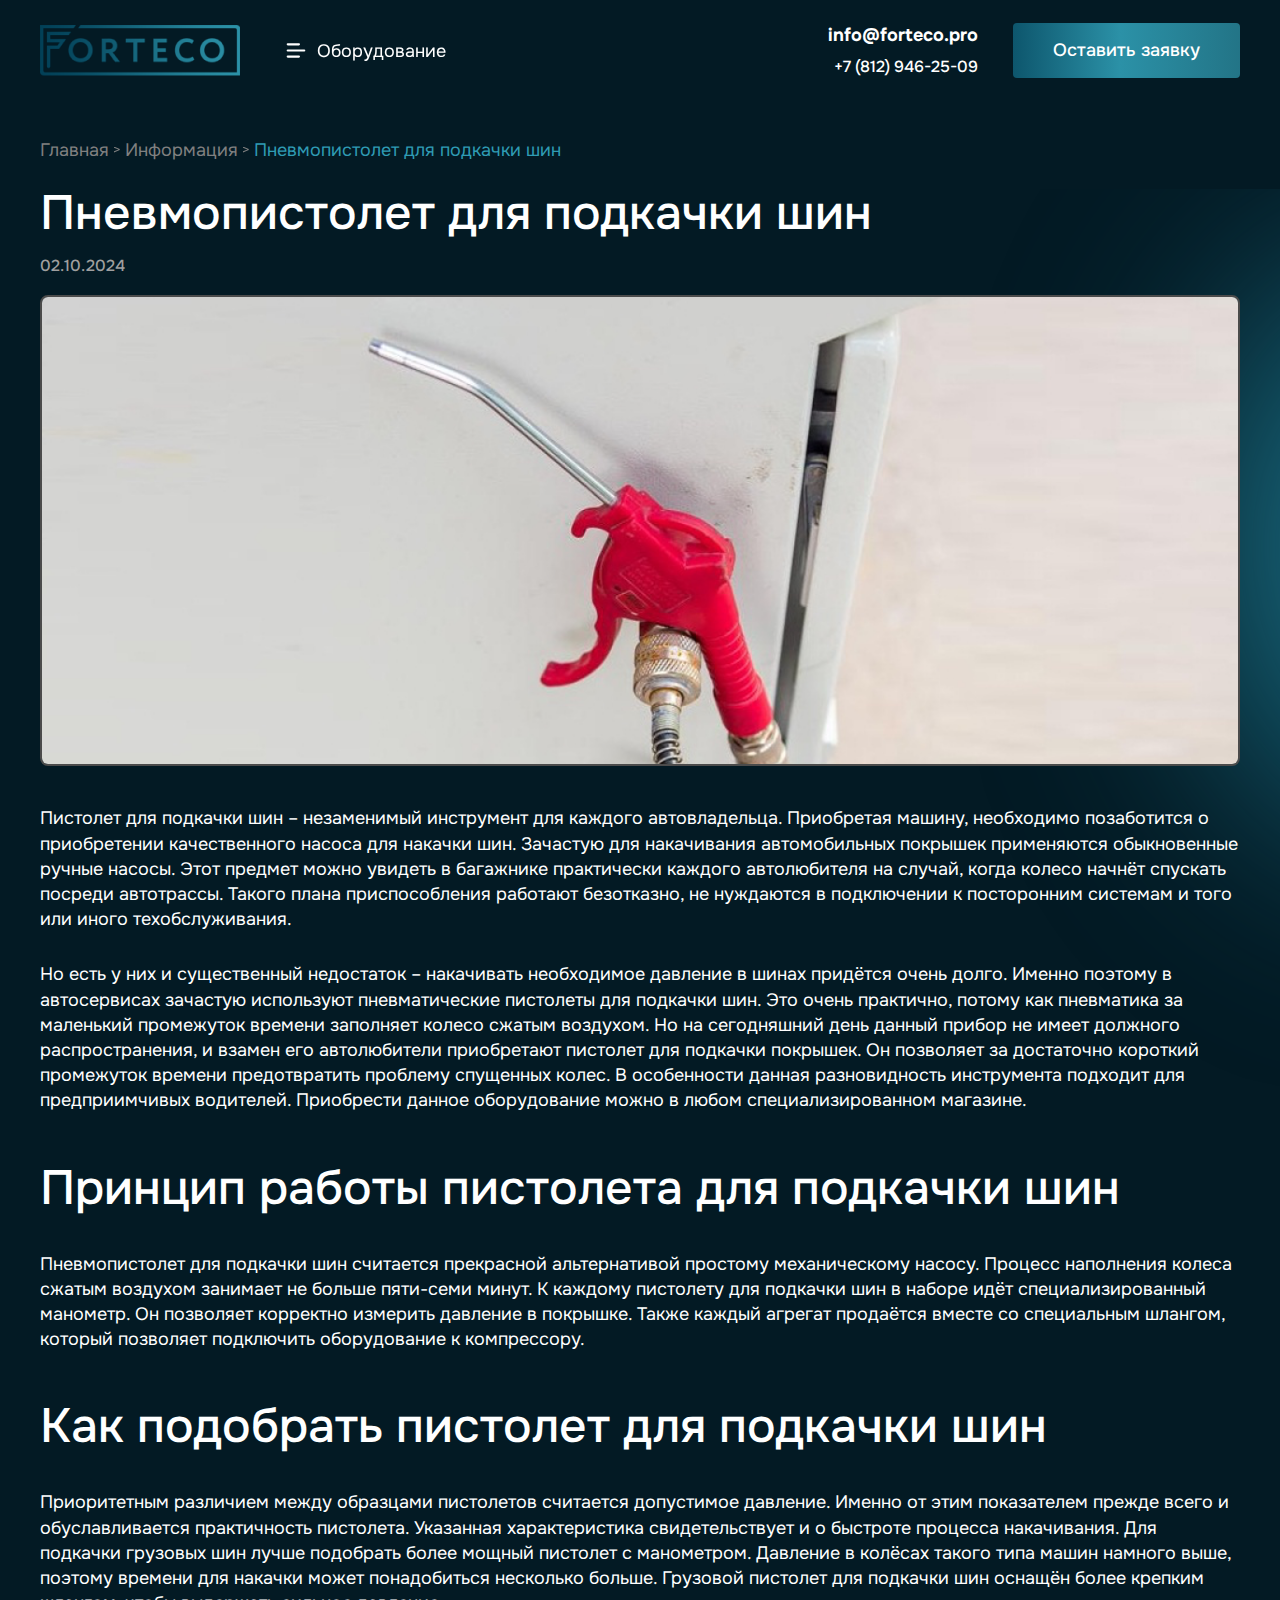
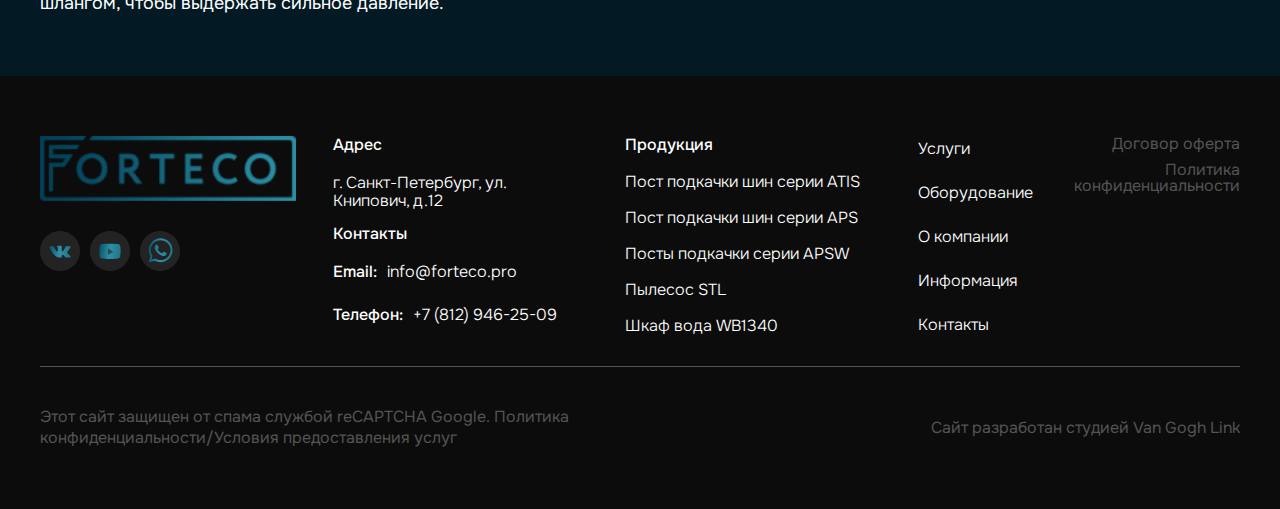
<file: single-article.html>
<!DOCTYPE html>
<html lang="ru">
  <head>
    <title>forteco</title>
    <meta charset="utf-8">
    <meta name="viewport" content="width=device-width, initial-scale=1.0">
    <meta http-equiv="X-UA-Compatible" content="ie=edge">
    <meta name="description" content="">
    <link rel="stylesheet" href="css/style.min.css">
  </head>
  <body>
    <div class="visually-hidden"><svg xmlns="http://www.w3.org/2000/svg" xmlns:xlink="http://www.w3.org/1999/xlink"><defs>
<filter id="filter0_f_676_5001" x="-64" y="-109" width="1378" height="1126" filterUnits="userSpaceOnUse" color-interpolation-filters="sRGB">
<feFlood flood-opacity="0" result="BackgroundImageFix"/>
<feBlend mode="normal" in="SourceGraphic" in2="BackgroundImageFix" result="shape"/>
<feGaussianBlur stdDeviation="150" result="effect1_foregroundBlur_676_5001"/>
</filter>
<linearGradient id="paint0_linear_676_5001" x1="386.288" y1="272.642" x2="819.271" y2="300.689" gradientUnits="userSpaceOnUse">
<stop stop-color="#298DA3"/>
<stop offset="0.9999" stop-color="#07536D"/>
<stop offset="1" stop-color="#074960"/>
</linearGradient>

<linearGradient id="paint0_linear_448_2711" x1="40.96" y1="78" x2="97.6654" y2="83.2959" gradientUnits="userSpaceOnUse">
<stop offset="0.015" stop-color="#05465D"/>
<stop offset="0.52" stop-color="#2B91A7"/>
<stop offset="1" stop-color="#227284"/>
</linearGradient>

<filter id="filter0_f_1106_1708" x="-273" y="-215" width="876" height="918" filterUnits="userSpaceOnUse" color-interpolation-filters="sRGB">
<feFlood flood-opacity="0" result="BackgroundImageFix"/>
<feBlend mode="normal" in="SourceGraphic" in2="BackgroundImageFix" result="shape"/>
<feGaussianBlur stdDeviation="150" result="effect1_foregroundBlur_1106_1708"/>
</filter>

<filter id="filter0_f_418_569" x="0" y="0" width="1543" height="873" filterUnits="userSpaceOnUse" color-interpolation-filters="sRGB">
<feFlood flood-opacity="0" result="BackgroundImageFix"/>
<feBlend mode="normal" in="SourceGraphic" in2="BackgroundImageFix" result="shape"/>
<feGaussianBlur stdDeviation="150" result="effect1_foregroundBlur_418_569"/>
</filter>
<linearGradient id="paint0_linear_418_569" x1="343.542" y1="372.861" x2="1046.1" y2="605.366" gradientUnits="userSpaceOnUse">
<stop stop-color="#298DA3"/>
<stop offset="0.9999" stop-color="#07536D"/>
<stop offset="1" stop-color="#074960"/>
</linearGradient>

<filter id="filter0_f_418_567" x="-727" y="0" width="1126" height="1378" filterUnits="userSpaceOnUse" color-interpolation-filters="sRGB">
<feFlood flood-opacity="0" result="BackgroundImageFix"/>
<feBlend mode="normal" in="SourceGraphic" in2="BackgroundImageFix" result="shape"/>
<feGaussianBlur stdDeviation="150" result="effect1_foregroundBlur_418_567"/>
</filter>
<linearGradient id="paint0_linear_418_567" x1="-402.712" y1="507.642" x2="30.2711" y2="535.689" gradientUnits="userSpaceOnUse">
<stop stop-color="#298DA3"/>
<stop offset="0.9999" stop-color="#07536D"/>
<stop offset="1" stop-color="#074960"/>
</linearGradient>

<filter id="filter0_f_418_568" x="0" y="0" width="1126" height="1378" filterUnits="userSpaceOnUse" color-interpolation-filters="sRGB">
<feFlood flood-opacity="0" result="BackgroundImageFix"/>
<feBlend mode="normal" in="SourceGraphic" in2="BackgroundImageFix" result="shape"/>
<feGaussianBlur stdDeviation="150" result="effect1_foregroundBlur_418_568"/>
</filter>
<linearGradient id="paint0_linear_418_568" x1="324.288" y1="507.642" x2="757.271" y2="535.689" gradientUnits="userSpaceOnUse">
<stop stop-color="#298DA3"/>
<stop offset="0.9999" stop-color="#07536D"/>
<stop offset="1" stop-color="#074960"/>
</linearGradient>

<filter id="filter0_f_529_1030" x="-289" y="-300" width="849" height="955" filterUnits="userSpaceOnUse" color-interpolation-filters="sRGB">
<feFlood flood-opacity="0" result="BackgroundImageFix"/>
<feBlend mode="normal" in="SourceGraphic" in2="BackgroundImageFix" result="shape"/>
<feGaussianBlur stdDeviation="150" result="effect1_foregroundBlur_529_1030"/>
</filter>

<filter id="filter0_f_573_703" x="-260" y="-253" width="980" height="1041" filterUnits="userSpaceOnUse" color-interpolation-filters="sRGB">
<feFlood flood-opacity="0" result="BackgroundImageFix"/>
<feBlend mode="normal" in="SourceGraphic" in2="BackgroundImageFix" result="shape"/>
<feGaussianBlur stdDeviation="150" result="effect1_foregroundBlur_573_703"/>
</filter>

<linearGradient id="paint0_linear_448_3117" x1="1.7095" y1="23.5353" x2="35.1235" y2="26.6559" gradientUnits="userSpaceOnUse">
<stop offset="0.015" stop-color="#05465D"/>
<stop offset="0.52" stop-color="#2B91A7"/>
<stop offset="1" stop-color="#227284"/>
</linearGradient>

<filter id="filter0_f_2013_859" x="-118" y="-34" width="676" height="676" filterUnits="userSpaceOnUse" color-interpolation-filters="sRGB">
<feFlood flood-opacity="0" result="BackgroundImageFix"/>
<feBlend mode="normal" in="SourceGraphic" in2="BackgroundImageFix" result="shape"/>
<feGaussianBlur stdDeviation="100" result="effect1_foregroundBlur_2013_859"/>
</filter>

<filter id="filter0_f_2013_33" x="-218" y="-134" width="876" height="876" filterUnits="userSpaceOnUse" color-interpolation-filters="sRGB">
<feFlood flood-opacity="0" result="BackgroundImageFix"/>
<feBlend mode="normal" in="SourceGraphic" in2="BackgroundImageFix" result="shape"/>
<feGaussianBlur stdDeviation="150" result="effect1_foregroundBlur_2013_33"/>
</filter>

<filter id="filter0_f_2013_225" x="-218" y="-134" width="876" height="876" filterUnits="userSpaceOnUse" color-interpolation-filters="sRGB">
<feFlood flood-opacity="0" result="BackgroundImageFix"/>
<feBlend mode="normal" in="SourceGraphic" in2="BackgroundImageFix" result="shape"/>
<feGaussianBlur stdDeviation="150" result="effect1_foregroundBlur_2013_225"/>
</filter>

<filter id="filter0_f_676_4228" x="0" y="-136" width="1301" height="1106" filterUnits="userSpaceOnUse" color-interpolation-filters="sRGB">
<feFlood flood-opacity="0" result="BackgroundImageFix"/>
<feBlend mode="normal" in="SourceGraphic" in2="BackgroundImageFix" result="shape"/>
<feGaussianBlur stdDeviation="150" result="effect1_foregroundBlur_676_4228"/>
</filter>
<linearGradient id="paint0_linear_676_4228" x1="197.187" y1="480.25" x2="1018.79" y2="586.553" gradientUnits="userSpaceOnUse">
<stop offset="0.015" stop-color="#05465D"/>
<stop offset="0.52" stop-color="#2B91A7"/>
<stop offset="1" stop-color="#227284"/>
</linearGradient>

<filter id="filter0_f_676_4093" x="0" y="-118" width="1455" height="1106" filterUnits="userSpaceOnUse" color-interpolation-filters="sRGB">
<feFlood flood-opacity="0" result="BackgroundImageFix"/>
<feBlend mode="normal" in="SourceGraphic" in2="BackgroundImageFix" result="shape"/>
<feGaussianBlur stdDeviation="150" result="effect1_foregroundBlur_676_4093"/>
</filter>
<linearGradient id="paint0_linear_676_4093" x1="339.479" y1="317.047" x2="1028.19" y2="428.542" gradientUnits="userSpaceOnUse">
<stop stop-color="#298DA3"/>
<stop offset="0.9999" stop-color="#07536D"/>
<stop offset="1" stop-color="#074960"/>
</linearGradient>

<filter id="filter0_f_676_4127" x="-120" y="-109" width="540" height="276" filterUnits="userSpaceOnUse" color-interpolation-filters="sRGB">
<feFlood flood-opacity="0" result="BackgroundImageFix"/>
<feBlend mode="normal" in="SourceGraphic" in2="BackgroundImageFix" result="shape"/>
<feGaussianBlur stdDeviation="60" result="effect1_foregroundBlur_676_4127"/>
</filter>

<linearGradient id="paint0_linear_483_694" x1="-7.04" y1="30" x2="49.6654" y2="35.2959" gradientUnits="userSpaceOnUse">
<stop offset="0.015" stop-color="#05465D"/>
<stop offset="0.52" stop-color="#2B91A7"/>
<stop offset="1" stop-color="#227284"/>
</linearGradient>

<filter id="filter0_f_787_2770" x="-145" y="-112" width="590" height="282" filterUnits="userSpaceOnUse" color-interpolation-filters="sRGB">
<feFlood flood-opacity="0" result="BackgroundImageFix"/>
<feBlend mode="normal" in="SourceGraphic" in2="BackgroundImageFix" result="shape"/>
<feGaussianBlur stdDeviation="60" result="effect1_foregroundBlur_787_2770"/>
</filter>

<linearGradient id="paint0_linear_676_5478" x1="4.27376" y1="58.8388" x2="87.8088" y2="66.6404" gradientUnits="userSpaceOnUse">
<stop offset="0.015" stop-color="#05465D"/>
<stop offset="0.52" stop-color="#2B91A7"/>
<stop offset="1" stop-color="#227284"/>
</linearGradient>

<filter id="filter0_f_676_5241" x="-329" y="-354" width="1253" height="1403" filterUnits="userSpaceOnUse" color-interpolation-filters="sRGB">
<feFlood flood-opacity="0" result="BackgroundImageFix"/>
<feBlend mode="normal" in="SourceGraphic" in2="BackgroundImageFix" result="shape"/>
<feGaussianBlur stdDeviation="225" result="effect1_foregroundBlur_676_5241"/>
</filter>

<linearGradient id="paint0_linear_2013_124" x1="-7.00835" y1="31.1871" x2="51.4662" y2="36.6483" gradientUnits="userSpaceOnUse">
<stop offset="0.015" stop-color="#05465D"/>
<stop offset="0.52" stop-color="#2B91A7"/>
<stop offset="1" stop-color="#227284"/>
</linearGradient>

<linearGradient id="paint0_linear_787_4977" x1="-7.00838" y1="31.1871" x2="51.4661" y2="36.6483" gradientUnits="userSpaceOnUse">
<stop offset="0.015" stop-color="#05465D"/>
<stop offset="0.52" stop-color="#2B91A7"/>
<stop offset="1" stop-color="#227284"/>
</linearGradient>

<linearGradient id="paint0_linear_787_4970" x1="-7.00837" y1="31.1871" x2="51.4661" y2="36.6483" gradientUnits="userSpaceOnUse">
<stop offset="0.015" stop-color="#05465D"/>
<stop offset="0.52" stop-color="#2B91A7"/>
<stop offset="1" stop-color="#227284"/>
</linearGradient>

<linearGradient id="paint0_linear_787_4963" x1="-7.00838" y1="31.1871" x2="51.4661" y2="36.6483" gradientUnits="userSpaceOnUse">
<stop offset="0.015" stop-color="#05465D"/>
<stop offset="0.52" stop-color="#2B91A7"/>
<stop offset="1" stop-color="#227284"/>
</linearGradient>

<linearGradient id="paint0_linear_676_4102" x1="2.13688" y1="29.4194" x2="43.9044" y2="33.3202" gradientUnits="userSpaceOnUse">
<stop offset="0.015" stop-color="#05465D"/>
<stop offset="0.52" stop-color="#2B91A7"/>
<stop offset="1" stop-color="#227284"/>
</linearGradient>

<linearGradient id="paint0_linear_1073_660" x1="6.20412" y1="22.1334" x2="30.9384" y2="26.2584" gradientUnits="userSpaceOnUse">
<stop offset="0.015" stop-color="#05465D"/>
<stop offset="0.52" stop-color="#2B91A7"/>
<stop offset="1" stop-color="#227284"/>
</linearGradient>

<linearGradient id="hover-gradient" x1="6.20412" y1="22.1334" x2="30.9384" y2="26.2584" gradientUnits="userSpaceOnUse">
<stop offset="0.015" stop-color="#05465D"/>
<stop offset="0.52" stop-color="#2B91A7"/>
<stop offset="1" stop-color="#227284"/>
</linearGradient>

<linearGradient id="paint0_linear_1073_669" x1="5.16384" y1="22.3332" x2="33.3832" y2="24.9561" gradientUnits="userSpaceOnUse">
<stop offset="0.015" stop-color="#05465D"/>
<stop offset="0.52" stop-color="#2B91A7"/>
<stop offset="1" stop-color="#227284"/>
</linearGradient>

<linearGradient id="paint0_linear_1073_664" x1="6.20412" y1="22.2501" x2="31.2043" y2="25.4986" gradientUnits="userSpaceOnUse">
<stop offset="0.015" stop-color="#05465D"/>
<stop offset="0.52" stop-color="#2B91A7"/>
<stop offset="1" stop-color="#227284"/>
</linearGradient>
</defs><symbol id="404" viewBox="0 0 1314 1017"><g fill="none">
<g filter="url(#filter0_f_676_5001)">
<ellipse cx="625" cy="454" rx="263" ry="389" transform="rotate(90 625 454)" fill="url(#paint0_linear_676_5001)"/>
</g>

</g></symbol><symbol id="arow-left" viewBox="0 0 48 48"><g fill="none">
<rect x="47" y="47" width="46" height="46" rx="23" transform="rotate(-180 47 47)" fill="#242323" fill-opacity="1"/>
<rect x="47" y="47" width="46" height="46" rx="23" transform="rotate(-180 47 47)" stroke="url(#paint0_linear_448_2711)" stroke-width="2"/>
<path d="M27 30L21 24L27 18" stroke="white" stroke-width="2" stroke-linecap="round"/>

</g></symbol><symbol id="arrow-b" viewBox="0 0 6 6"><g fill="none">
	<desc>
			Created with Pixso.
	</desc>
	
	<path id="&gt;" d="M-0.09 0.78L4.43 2.55L-0.09 4.34L-0.09 5.66L5.75 3.06L5.75 2.07L-0.09 -0.52L-0.09 0.78Z" fill="gray" fill-opacity="1.000000" fill-rule="evenodd"/>
</g></symbol><symbol id="bg-card" viewBox="0 0 310 571"><g fill="none">
<g filter="url(#filter0_f_1106_1708)">
<ellipse cx="165" cy="244" rx="138" ry="159" fill="#2F9CB4"/>
</g>

</g></symbol><symbol id="bg-centr" viewBox="0 0 1543 873"><g fill="none">
<g opacity="0.5" filter="url(#filter0_f_418_569)">
<ellipse cx="771.5" cy="436.5" rx="471.5" ry="136.5" fill="url(#paint0_linear_418_569)"/>
</g>

</g></symbol><symbol id="bg-left" viewBox="0 0 399 1378"><g fill="none">
<g filter="url(#filter0_f_418_567)">
<ellipse cx="-164" cy="689" rx="263" ry="389" fill="url(#paint0_linear_418_567)"/>
</g>

</g></symbol><symbol id="bg-right" viewBox="0 0 398 1378"><g fill="none">
<g filter="url(#filter0_f_418_568)">
<ellipse cx="563" cy="689" rx="263" ry="389" fill="url(#paint0_linear_418_568)"/>
</g>

</g></symbol><symbol id="bg-sublist" viewBox="0 0 308 355"><g fill="none">
<g filter="url(#filter0_f_529_1030)">
<ellipse cx="135.5" cy="177.5" rx="124.5" ry="177.5" fill="#2F9CB4"/>
</g>

</g></symbol><symbol id="card-bg" viewBox="0 0 440 221"><g fill="none">
<g filter="url(#filter0_f_573_703)">
<ellipse cx="230" cy="267.5" rx="190" ry="220.5" fill="#2F9CB4"/>
</g>

</g></symbol><symbol id="check" viewBox="0 0 40 40"><g fill="none">
<circle cx="20" cy="19.9998" r="13.1421" transform="rotate(135 20 19.9998)" stroke="url(#paint0_linear_448_3117)" stroke-width="2"/>
<path d="M14.7168 18.9432L18.9429 23.1692L25.2819 16.8302" stroke="white" stroke-width="2" stroke-linecap="round"/>

</g></symbol><symbol id="close-icon" viewBox="0 0 12 12"><g fill="none">
<path d="M0.666016 0.667236L5.99935 6.00057L0.666016 11.3339" stroke="white" stroke-width="1.33338" stroke-linecap="round"/>
<path d="M11.333 0.667236L5.99967 6.00057L11.333 11.3339" stroke="white" stroke-width="1.33338" stroke-linecap="round"/>
</g></symbol><symbol id="elipse-bg1" viewBox="0 0 440 520"><g fill="none">
<g filter="url(#filter0_f_2013_859)">
<circle cx="220" cy="304" r="138" fill="#2F9CB4"/>
</g>

</g></symbol><symbol id="elipse-bg2" viewBox="0 0 440 520"><g fill="none">
<g opacity="0.7" filter="url(#filter0_f_2013_33)">
<circle cx="220" cy="304" r="138" fill="#993CF6"/>
</g>

</g></symbol><symbol id="elipse-bg3" viewBox="0 0 440 520"><g fill="none">
<g filter="url(#filter0_f_2013_225)">
<circle cx="220" cy="304" r="138" fill="#2E7EF7"/>
</g>

</g></symbol><symbol id="elipse-form" viewBox="0 0 1260 831"><g fill="none">
<g opacity="0.3" filter="url(#filter0_f_676_4228)">
<path d="M1001 417C1001 556.728 844.076 670 650.5 670C456.924 670 300 556.728 300 417C300 277.272 456.924 164 650.5 164C844.076 164 1001 277.272 1001 417Z" fill="url(#paint0_linear_676_4228)"/>
</g>

</g></symbol><symbol id="ellipse-intro" viewBox="0 0 971 988"><g fill="none">
<g filter="url(#filter0_f_676_4093)">
<ellipse cx="727.5" cy="435" rx="427.5" ry="253" fill="url(#paint0_linear_676_4093)"/>
</g>

</g></symbol><symbol id="ellipse" viewBox="0 0 300 56"><g fill="none">
<g filter="url(#filter0_f_676_4127)">
<ellipse cx="150" cy="18" rx="150" ry="18" transform="matrix(1 0 0 -1 0 47)" fill="#2F9CB4"/>
</g>

</g></symbol><symbol id="exit" viewBox="0 0 48 48"><g fill="none">
<rect x="0.5" y="0.5" width="47" height="47" rx="23.5" fill="#2E2E2E" fill-opacity="0.7"/>
<rect x="0.5" y="0.5" width="47" height="47" rx="23.5" stroke="url(#paint0_linear_483_694)"/>
<path d="M16 16L24 24L16 32" stroke="white" stroke-width="2" stroke-linecap="round"/>
<path d="M32 16L24 24L32 32" stroke="white" stroke-width="2" stroke-linecap="round"/>

</g></symbol><symbol id="hover" viewBox="0 0 300 56"><g fill="none">
<g filter="url(#filter0_f_787_2770)">
<ellipse cx="175" cy="21" rx="175" ry="21" transform="matrix(1 0 0 -1 -25 50)" fill="#2F9CB4"/>
</g>

</g></symbol><symbol id="letter" viewBox="0 0 24 31"><g fill="none">
<path d="M15.599 0H0V30.75H24V8.42387L15.599 0ZM15.3333 8.69022V1.6033L22.401 8.69022H15.3333Z" fill="#2F9CB4"/>
</g></symbol><symbol id="menu-button" viewBox="0 0 32 32"><g fill="none">
<rect x="6.66699" y="20.5334" width="13.3333" height="2.13333" rx="1.06667" fill="white"/>
<rect x="6.66699" y="14.3999" width="18.6667" height="2.13333" rx="1.06667" fill="white"/>
<rect x="6.66699" y="8.2666" width="13.3333" height="2.13333" rx="1.06667" fill="white"/>
</g></symbol><symbol id="modal-thanks" viewBox="0 0 100 100"><g fill="none">
<circle cx="50" cy="50" r="34.8553" transform="rotate(135 50 50)" stroke="url(#paint0_linear_676_5478)"/>
<path d="M36.793 47.3582L47.3582 57.9233L63.2058 42.0757" stroke="white" stroke-width="2" stroke-linecap="round"/>

</g></symbol><symbol id="modal" viewBox="0 0 600 676"><g fill="none">
<g filter="url(#filter0_f_676_5241)">
<ellipse cx="297.5" cy="347.5" rx="176.5" ry="251.5" fill="#2F9CB4"/>
</g>

</g></symbol><symbol id="num1" viewBox="0 0 50 50"><g fill="none">
<circle cx="25" cy="25" r="23.7487" stroke="url(#paint0_linear_2013_124)" stroke-width="2"/>
<path d="M26.7201 33H23.9361V19.944H20.4801V18.048C21.4241 18.016 22.2561 17.864 22.9761 17.592C23.6961 17.304 24.2641 16.784 24.6801 16.032H26.7201V33Z" fill="white"/>

</g></symbol><symbol id="num2" viewBox="0 0 50 50"><g fill="none">
<circle cx="25" cy="25" r="23.7487" stroke="url(#paint0_linear_787_4977)" stroke-width="2"/>
<path d="M23.28 26.664C23.664 26.328 24.088 25.96 24.552 25.56C25.032 25.16 25.48 24.744 25.896 24.312C26.328 23.864 26.68 23.384 26.952 22.872C27.24 22.36 27.384 21.808 27.384 21.216C27.384 20.352 27.128 19.656 26.616 19.128C26.104 18.6 25.368 18.336 24.408 18.336C23.64 18.336 22.992 18.512 22.464 18.864C21.936 19.216 21.608 19.688 21.48 20.28H18.744C18.808 19.544 19.008 18.888 19.344 18.312C19.696 17.736 20.136 17.264 20.664 16.896C21.192 16.528 21.768 16.264 22.392 16.104C23.032 15.928 23.76 15.84 24.576 15.84C25.344 15.84 26.064 15.944 26.736 16.152C27.408 16.36 27.992 16.672 28.488 17.088C29 17.504 29.4 18.032 29.688 18.672C29.992 19.296 30.144 20.032 30.144 20.88C30.144 21.552 30.056 22.168 29.88 22.728C29.704 23.288 29.464 23.808 29.16 24.288C28.856 24.768 28.504 25.216 28.104 25.632C27.72 26.048 27.312 26.44 26.88 26.808C26.304 27.304 25.792 27.736 25.344 28.104C24.912 28.456 24.52 28.776 24.168 29.064C23.816 29.352 23.496 29.616 23.208 29.856C22.92 30.08 22.648 30.304 22.392 30.528H30.144V33H18.6V30.72L23.28 26.664Z" fill="white"/>

</g></symbol><symbol id="num3" viewBox="0 0 50 50"><g fill="none">
<circle cx="25" cy="25" r="23.7487" stroke="url(#paint0_linear_787_4970)" stroke-width="2"/>
<path d="M25.056 33.168C24.272 33.168 23.52 33.088 22.8 32.928C22.08 32.752 21.432 32.488 20.856 32.136C20.296 31.768 19.816 31.296 19.416 30.72C19.032 30.144 18.784 29.448 18.672 28.632H21.48C21.608 29.048 21.8 29.384 22.056 29.64C22.312 29.896 22.6 30.104 22.92 30.264C23.256 30.424 23.608 30.536 23.976 30.6C24.344 30.648 24.704 30.672 25.056 30.672C25.424 30.672 25.808 30.64 26.208 30.576C26.608 30.496 26.968 30.36 27.288 30.168C27.624 29.976 27.896 29.712 28.104 29.376C28.328 29.024 28.44 28.568 28.44 28.008C28.44 27.496 28.336 27.08 28.128 26.76C27.936 26.44 27.672 26.192 27.336 26.016C27.016 25.84 26.648 25.72 26.232 25.656C25.832 25.592 25.424 25.56 25.008 25.56H23.328V23.208H24.312C24.696 23.208 25.096 23.168 25.512 23.088C25.928 23.008 26.304 22.872 26.64 22.68C26.992 22.488 27.272 22.232 27.48 21.912C27.704 21.592 27.816 21.192 27.816 20.712C27.816 20.248 27.736 19.864 27.576 19.56C27.416 19.24 27.2 18.992 26.928 18.816C26.656 18.624 26.344 18.496 25.992 18.432C25.656 18.352 25.296 18.312 24.912 18.312C24.256 18.312 23.64 18.464 23.064 18.768C22.488 19.056 22.112 19.568 21.936 20.304H19.2C19.296 19.52 19.512 18.848 19.848 18.288C20.184 17.712 20.616 17.248 21.144 16.896C21.672 16.528 22.264 16.256 22.92 16.08C23.592 15.904 24.296 15.816 25.032 15.816C25.752 15.816 26.44 15.896 27.096 16.056C27.768 16.216 28.36 16.472 28.872 16.824C29.384 17.176 29.792 17.64 30.096 18.216C30.4 18.776 30.552 19.464 30.552 20.28C30.552 20.952 30.384 21.616 30.048 22.272C29.728 22.928 29.128 23.48 28.248 23.928C29.256 24.2 30.008 24.696 30.504 25.416C31 26.12 31.248 26.976 31.248 27.984C31.248 28.912 31.072 29.704 30.72 30.36C30.384 31 29.936 31.536 29.376 31.968C28.832 32.384 28.184 32.688 27.432 32.88C26.68 33.072 25.888 33.168 25.056 33.168Z" fill="white"/>

</g></symbol><symbol id="num4" viewBox="0 0 50 50"><g fill="none">
<circle cx="25" cy="25" r="23.7487" stroke="url(#paint0_linear_787_4963)" stroke-width="2"/>
<path d="M28.408 16.032V27.288H30.352V29.736H28.408V33H25.648V29.736H16.888V27.744L24.832 16.032H28.408ZM20.104 27.288H25.648V18.984L20.104 27.288Z" fill="white"/>

</g></symbol><symbol id="ok" viewBox="0 0 50 50"><g fill="none">
<circle cx="25" cy="25" r="17.1777" transform="rotate(135 25 25)" stroke="url(#paint0_linear_676_4102)"/>
<path d="M18.3975 23.6791L23.6801 28.9616L31.6039 21.0378" stroke="white" stroke-width="2" stroke-linecap="round"/>

</g></symbol><symbol id="switch" viewBox="0 0 11 8"><g fill="none">
<path d="M1 2.77046L4.29513 6.06554L9.23775 1.12292" stroke="white" stroke-width="1.55942" stroke-linecap="round"/>
</g></symbol><symbol id="VK" viewBox="0 0 40 40"><g fill="none">
<path d="M0 20C0 8.9543 8.9543 0 20 0C31.0457 0 40 8.9543 40 20C40 31.0457 31.0457 40 20 40C8.9543 40 0 31.0457 0 20Z" fill="#2E2E2E" fill-opacity="0.7"/>
<path d="M21.0459 26.5635C21.0459 26.5635 21.4309 26.5215 21.6281 26.3136C21.8086 26.1231 21.8024 25.7636 21.8024 25.7636C21.8024 25.7636 21.7784 24.0849 22.5724 23.837C23.355 23.5933 24.3598 25.4604 25.4261 26.1784C26.2317 26.7212 26.8431 26.6024 26.8431 26.6024L29.6927 26.5635C29.6927 26.5635 31.1827 26.4734 30.4763 25.3232C30.4178 25.2289 30.0641 24.472 28.3581 22.9173C26.5708 21.2898 26.8108 21.553 28.9623 18.7375C30.2728 17.0229 30.7966 15.9762 30.6328 15.5286C30.4773 15.1005 29.5132 15.2142 29.5132 15.2142L26.3057 15.2337C26.3057 15.2337 26.0678 15.2019 25.8915 15.3053C25.7193 15.4067 25.6077 15.6433 25.6077 15.6433C25.6077 15.6433 25.1006 16.9697 24.4234 18.0984C22.995 20.4786 22.4242 20.6046 22.1905 20.4571C21.6469 20.112 21.7825 19.0724 21.7825 18.3339C21.7825 16.0264 22.1394 15.0647 21.0887 14.8158C20.7402 14.7328 20.4835 14.6785 19.5914 14.6693C18.4467 14.658 17.4785 14.6734 16.9296 14.9366C16.5644 15.1118 16.2827 15.503 16.4549 15.5256C16.6667 15.5532 17.1467 15.6526 17.4012 15.9926C17.7299 16.432 17.7184 17.4173 17.7184 17.4173C17.7184 17.4173 17.9073 20.1335 17.2771 20.4704C16.8451 20.7019 16.2524 20.2298 14.9784 18.0697C14.3263 16.9635 13.8338 15.7406 13.8338 15.7406C13.8338 15.7406 13.7389 15.5122 13.5688 15.3893C13.3632 15.2408 13.0763 15.1947 13.0763 15.1947L10.0285 15.2142C10.0285 15.2142 9.57042 15.2265 9.40243 15.4221C9.25323 15.5952 9.39096 15.9547 9.39096 15.9547C9.39096 15.9547 11.7772 21.4353 14.4797 24.1976C16.9578 26.7294 19.7708 26.5635 19.7708 26.5635H21.0459Z" fill="url(#paint0_linear_1073_660)"/>


</g></symbol><symbol id="WhatsApp" viewBox="0 0 40 40"><g fill="none">
<path d="M20 40C31.0457 40 40 31.0457 40 20C40 8.9543 31.0457 0 20 0C8.9543 0 0 8.9543 0 20C0 31.0457 8.9543 40 20 40Z" fill="#2E2E2E" fill-opacity="0.7"/>
<path fill-rule="evenodd" clip-rule="evenodd" d="M20.6596 31.127H20.6546C18.6642 31.1263 16.7085 30.6269 14.9714 29.6795L8.66699 31.3333L10.3542 25.1706C9.31344 23.367 8.76581 21.3212 8.7667 19.2251C8.76931 12.668 14.1043 7.33325 20.6594 7.33325C23.8409 7.33463 26.8268 8.57314 29.0722 10.8211C31.3175 13.0689 32.5534 16.0569 32.5521 19.2345C32.5495 25.7901 27.2166 31.1243 20.6596 31.127ZM15.2635 27.5265L15.6245 27.7407C17.1421 28.6413 18.8818 29.1178 20.6556 29.1185H20.6596C26.1077 29.1185 30.5419 24.6842 30.5441 19.2338C30.5451 16.5926 29.518 14.1092 27.6517 12.2407C25.7855 10.3723 23.3036 9.34286 20.6634 9.34195C15.2111 9.34195 10.7768 13.7758 10.7746 19.2258C10.7739 21.0936 11.2965 22.9125 12.2859 24.4863L12.521 24.8603L11.5224 28.5079L15.2635 27.5265ZM26.244 21.795C26.4513 21.8951 26.5912 21.9628 26.651 22.0625C26.7252 22.1864 26.7252 22.7814 26.4777 23.4756C26.23 24.1697 25.0429 24.8032 24.4719 24.8885C23.96 24.9651 23.3121 24.997 22.6003 24.7708C22.1687 24.6338 21.6152 24.451 20.9063 24.1448C18.1205 22.9419 16.2378 20.2419 15.882 19.7316C15.8571 19.6959 15.8397 19.6709 15.83 19.6579L15.8276 19.6547C15.6703 19.4448 14.6166 18.0389 14.6166 16.5839C14.6166 15.2151 15.289 14.4977 15.5984 14.1674C15.6196 14.1448 15.6391 14.124 15.6566 14.1049C15.929 13.8074 16.2509 13.733 16.449 13.733C16.6471 13.733 16.8454 13.7349 17.0186 13.7436C17.0399 13.7446 17.0621 13.7445 17.0851 13.7444C17.2583 13.7434 17.4742 13.7421 17.6871 14.2537C17.7691 14.4506 17.889 14.7424 18.0154 15.0503C18.2711 15.6728 18.5536 16.3606 18.6033 16.4601C18.6776 16.6088 18.7271 16.7823 18.6281 16.9807C18.6132 17.0105 18.5995 17.0385 18.5863 17.0654C18.5119 17.2172 18.4572 17.329 18.331 17.4764C18.2813 17.5344 18.23 17.5969 18.1787 17.6594C18.0764 17.7839 17.9742 17.9083 17.8852 17.997C17.7364 18.1452 17.5816 18.306 17.7549 18.6035C17.9283 18.901 18.5246 19.874 19.408 20.662C20.3576 21.509 21.183 21.867 21.6013 22.0485C21.683 22.0839 21.7492 22.1126 21.7977 22.1369C22.0948 22.2857 22.2681 22.2608 22.4415 22.0625C22.6148 21.8642 23.1843 21.1948 23.3824 20.8974C23.5804 20.6 23.7786 20.6495 24.0509 20.7486C24.3234 20.8479 25.7843 21.5667 26.0815 21.7154C26.1395 21.7445 26.1937 21.7707 26.244 21.795Z" fill="url(#paint0_linear_1073_669)"/>

</g></symbol><symbol id="Youtube" viewBox="0 0 40 40"><g fill="none">
<path d="M0 20C0 8.9543 8.9543 0 20 0C31.0457 0 40 8.9543 40 20C40 31.0457 31.0457 40 20 40C8.9543 40 0 31.0457 0 20Z" fill="#2E2E2E" fill-opacity="0.7"/>
<path d="M30.2205 15.0611C29.9752 14.1186 29.2523 13.3764 28.3343 13.1245C26.6708 12.6667 19.9997 12.6667 19.9997 12.6667C19.9997 12.6667 13.3285 12.6667 11.6649 13.1245C10.7469 13.3764 10.024 14.1186 9.7787 15.0611C9.33301 16.7693 9.33301 20.3334 9.33301 20.3334C9.33301 20.3334 9.33301 23.8974 9.7787 25.6057C10.024 26.5482 10.7469 27.2904 11.6649 27.5424C13.3285 28.0001 19.9997 28.0001 19.9997 28.0001C19.9997 28.0001 26.6708 28.0001 28.3343 27.5424C29.2523 27.2904 29.9752 26.5482 30.2205 25.6057C30.6663 23.8974 30.6663 20.3334 30.6663 20.3334C30.6663 20.3334 30.6663 16.7693 30.2205 15.0611Z" fill="url(#paint0_linear_1073_664)"/>
<path d="M18 23.9999V17.3333L23.3333 20.6667L18 23.9999Z" fill="#2E2E2E" fill-opacity="0.7"/>

</g></symbol></svg>
    </div>
    <div class="wrapper">
      <header class="header" data-header data-media="(max-width: 1023px)">
        <div class="container">
          <div class="header__wrapper"><a class="header__logo" href="/" aria-label="Переход на главную"><img class="header__logo-img" src="img/content/logo.png" alt="Лого"></a>
            <nav class="main-nav"><ul class="main-nav__list" data-header-accordion>
<li class="main-nav__item menu-item-has-children"><a class="main-nav__link" href="">
                Оборудование<svg width="32" height="32" viewBox="0 0 32 32" fill="none" xmlns="http://www.w3.org/2000/svg">
<rect x="6.66699" y="20.5334" width="13.3333" height="2.13333" rx="1.06667" fill="white"/>
<rect x="6.66699" y="14.3999" width="18.6667" height="2.13333" rx="1.06667" fill="white"/>
<rect x="6.66699" y="8.2666" width="13.3333" height="2.13333" rx="1.06667" fill="white"/>
</svg></a><ul class="main-nav__sublist">
<li class="main-nav__subitem">
<a class="main-nav__sublink" href="#">Посты подкачки шин</a>
</li>
<li class="main-nav__subitem">
<a class="main-nav__sublink" href="#">Шкафы</a>
</li>
<li class="main-nav__subitem">
<a class="main-nav__sublink" href="#">Пылесосы</a>
</li>
<li class="main-nav__subitem">
<a class="main-nav__sublink" href="#">Хоз-быт</a>
</li>
<li class="main-nav__subitem">
<a class="main-nav__sublink" href="#">Обслуживание автомобильных ковров</a>
</li>
<li class="main-nav__subitem">
<a class="main-nav__sublink" href="#">Все категории</a>
</li>
</ul>
</li>
</ul>
              <div class="header__right">
                <div class="main-nav__contacts"><a class="main-nav__email" href="mailto:info@forteco.pro">info@forteco.pro</a><a class="main-nav__phone" href="tel:+78129462509">+7 (812) 946-25-09</a></div>
                <button class="header__btn">Оставить заявку</button>
              </div>
            </nav>
          </div>
        </div>
      </header>
      <main>
        <div class="breadcrumbs">
          <div class="container">
            <ul class="list-reset breadcrumbs__list">
              <li class="breadcrumbs__item"><a class="breadcrumbs__link" href="#">Главная</a>
                <svg width="16" height="16" aria-hidden="true">
                  <use xlink:href="#arrow-b"></use>
                </svg>
              </li>
              <li class="breadcrumbs__item"><a class="breadcrumbs__link" href="#">Информация</a>
                <svg width="16" height="16" aria-hidden="true">
                  <use xlink:href="#arrow-b"></use>
                </svg>
              </li>
              <li class="breadcrumbs__item"><a class="breadcrumbs__link" href="#">Пневмопистолет для подкачки шин</a>
                <svg width="16" height="16" aria-hidden="true">
                  <use xlink:href="#arrow-b"></use>
                </svg>
              </li>
            </ul>
          </div>
        </div>
        <section class="single-article"> 
          <div class="single-article__content"> 
            <div class="mainly__bg"><img class="mainly__img" src="img/sprite/bg-right.svg"></div>
            <h1 class="single-article__title">Пневмопистолет для подкачки шин</h1>
            <p class="single-article__date">02.10.2024</p>
            <div class="single-article__image"> <img src="img/content/single-article.png" alt="Фото пистолета для подкачки шин"></div>
            <div class="single-article__block-text"> 
              <p>Пистолет для подкачки шин – незаменимый инструмент для каждого автовладельца. Приобретая машину, необходимо позаботится о приобретении качественного насоса для накачки шин. Зачастую для накачивания автомобильных покрышек применяются обыкновенные ручные насосы. Этот предмет можно увидеть в багажнике практически каждого автолюбителя на случай, когда колесо начнёт спускать посреди автотрассы. Такого плана приспособления работают безотказно, не нуждаются в подключении к посторонним системам и того или иного техобслуживания. </p>
              <p>Но есть у них и существенный недостаток – накачивать необходимое давление в шинах придётся очень долго. Именно поэтому в автосервисах зачастую используют пневматические пистолеты для подкачки шин. Это очень практично, потому как пневматика за маленький промежуток времени заполняет колесо сжатым воздухом. Но на сегодняшний день данный прибор не имеет должного распространения, и взамен его автолюбители приобретают пистолет для подкачки покрышек. Он позволяет за достаточно короткий промежуток времени предотвратить проблему спущенных колес. В особенности данная разновидность инструмента подходит для предприимчивых водителей. Приобрести данное оборудование можно в любом специализированном магазине.</p>
              <h3>Принцип работы пистолета для подкачки шин</h3>
              <p>Пневмопистолет для подкачки шин считается прекрасной альтернативой простому механическому насосу. Процесс наполнения колеса сжатым воздухом занимает не больше пяти-семи минут. К каждому пистолету для подкачки шин в наборе идёт специализированный манометр. Он позволяет корректно измерить давление в покрышке. Также каждый агрегат продаётся вместе со специальным шлангом, который позволяет подключить оборудование к компрессору.</p>
              <h3>Как подобрать пистолет для подкачки шин</h3>
              <p>Приоритетным различием между образцами пистолетов считается допустимое давление. Именно от этим показателем прежде всего и обуславливается практичность пистолета. Указанная характеристика свидетельствует и о быстроте процесса накачивания. Для подкачки грузовых шин лучше подобрать более мощный пистолет с манометром. Давление в колёсах такого типа машин намного выше, поэтому времени для накачки может понадобиться несколько больше. Грузовой пистолет для подкачки шин оснащён более крепким шлангом, чтобы выдержать сильное давление.</p>
            </div>
          </div>
        </section>
      </main>
      <footer class="footer">
        <div class="footer__content">
          <div class="footer__inner"><a class="footer__logo" href="/" aria-label="Переход на главную"><img class="footer__logo-img" src="img/content/logo.png" alt="Лого"></a>
            <div class="footer__icons">
              <div class="footer__social"> <a class="footer__social-link" href="#"><svg width="40" height="40" viewBox="0 0 40 40" fill="none" xmlns="http://www.w3.org/2000/svg">
<path d="M0 20C0 8.9543 8.9543 0 20 0C31.0457 0 40 8.9543 40 20C40 31.0457 31.0457 40 20 40C8.9543 40 0 31.0457 0 20Z" fill="#2E2E2E" fill-opacity="0.7"/>
<path d="M21.0459 26.5635C21.0459 26.5635 21.4309 26.5215 21.6281 26.3136C21.8086 26.1231 21.8024 25.7636 21.8024 25.7636C21.8024 25.7636 21.7784 24.0849 22.5724 23.837C23.355 23.5933 24.3598 25.4604 25.4261 26.1784C26.2317 26.7212 26.8431 26.6024 26.8431 26.6024L29.6927 26.5635C29.6927 26.5635 31.1827 26.4734 30.4763 25.3232C30.4178 25.2289 30.0641 24.472 28.3581 22.9173C26.5708 21.2898 26.8108 21.553 28.9623 18.7375C30.2728 17.0229 30.7966 15.9762 30.6328 15.5286C30.4773 15.1005 29.5132 15.2142 29.5132 15.2142L26.3057 15.2337C26.3057 15.2337 26.0678 15.2019 25.8915 15.3053C25.7193 15.4067 25.6077 15.6433 25.6077 15.6433C25.6077 15.6433 25.1006 16.9697 24.4234 18.0984C22.995 20.4786 22.4242 20.6046 22.1905 20.4571C21.6469 20.112 21.7825 19.0724 21.7825 18.3339C21.7825 16.0264 22.1394 15.0647 21.0887 14.8158C20.7402 14.7328 20.4835 14.6785 19.5914 14.6693C18.4467 14.658 17.4785 14.6734 16.9296 14.9366C16.5644 15.1118 16.2827 15.503 16.4549 15.5256C16.6667 15.5532 17.1467 15.6526 17.4012 15.9926C17.7299 16.432 17.7184 17.4173 17.7184 17.4173C17.7184 17.4173 17.9073 20.1335 17.2771 20.4704C16.8451 20.7019 16.2524 20.2298 14.9784 18.0697C14.3263 16.9635 13.8338 15.7406 13.8338 15.7406C13.8338 15.7406 13.7389 15.5122 13.5688 15.3893C13.3632 15.2408 13.0763 15.1947 13.0763 15.1947L10.0285 15.2142C10.0285 15.2142 9.57042 15.2265 9.40243 15.4221C9.25323 15.5952 9.39096 15.9547 9.39096 15.9547C9.39096 15.9547 11.7772 21.4353 14.4797 24.1976C16.9578 26.7294 19.7708 26.5635 19.7708 26.5635H21.0459Z" fill="url(#paint0_linear_1073_660)"/>
<defs>
<linearGradient id="paint0_linear_1073_660" x1="6.20412" y1="22.1334" x2="30.9384" y2="26.2584" gradientUnits="userSpaceOnUse">
<stop offset="0.015" stop-color="#05465D"/>
<stop offset="0.52" stop-color="#2B91A7"/>
<stop offset="1" stop-color="#227284"/>
</linearGradient>
</defs>
</svg></a><a class="footer__social-link" href="#"><svg width="40" height="40" viewBox="0 0 40 40" fill="none" xmlns="http://www.w3.org/2000/svg">
<path d="M0 20C0 8.9543 8.9543 0 20 0C31.0457 0 40 8.9543 40 20C40 31.0457 31.0457 40 20 40C8.9543 40 0 31.0457 0 20Z" fill="#2E2E2E" fill-opacity="0.7"/>
<path d="M30.2205 15.0611C29.9752 14.1186 29.2523 13.3764 28.3343 13.1245C26.6708 12.6667 19.9997 12.6667 19.9997 12.6667C19.9997 12.6667 13.3285 12.6667 11.6649 13.1245C10.7469 13.3764 10.024 14.1186 9.7787 15.0611C9.33301 16.7693 9.33301 20.3334 9.33301 20.3334C9.33301 20.3334 9.33301 23.8974 9.7787 25.6057C10.024 26.5482 10.7469 27.2904 11.6649 27.5424C13.3285 28.0001 19.9997 28.0001 19.9997 28.0001C19.9997 28.0001 26.6708 28.0001 28.3343 27.5424C29.2523 27.2904 29.9752 26.5482 30.2205 25.6057C30.6663 23.8974 30.6663 20.3334 30.6663 20.3334C30.6663 20.3334 30.6663 16.7693 30.2205 15.0611Z" fill="url(#paint0_linear_1073_664)"/>
<path d="M18 23.9999V17.3333L23.3333 20.6667L18 23.9999Z" fill="#2E2E2E" fill-opacity="0.7"/>
<defs>
<linearGradient id="paint0_linear_1073_664" x1="6.20412" y1="22.2501" x2="31.2043" y2="25.4986" gradientUnits="userSpaceOnUse">
<stop offset="0.015" stop-color="#05465D"/>
<stop offset="0.52" stop-color="#2B91A7"/>
<stop offset="1" stop-color="#227284"/>
</linearGradient>
</defs>
</svg></a><a class="footer__social-link" href="#"><svg width="40" height="40" viewBox="0 0 40 40" fill="none" xmlns="http://www.w3.org/2000/svg">
<path d="M20 40C31.0457 40 40 31.0457 40 20C40 8.9543 31.0457 0 20 0C8.9543 0 0 8.9543 0 20C0 31.0457 8.9543 40 20 40Z" fill="#2E2E2E" fill-opacity="0.7"/>
<path fill-rule="evenodd" clip-rule="evenodd" d="M20.6596 31.127H20.6546C18.6642 31.1263 16.7085 30.6269 14.9714 29.6795L8.66699 31.3333L10.3542 25.1706C9.31344 23.367 8.76581 21.3212 8.7667 19.2251C8.76931 12.668 14.1043 7.33325 20.6594 7.33325C23.8409 7.33463 26.8268 8.57314 29.0722 10.8211C31.3175 13.0689 32.5534 16.0569 32.5521 19.2345C32.5495 25.7901 27.2166 31.1243 20.6596 31.127ZM15.2635 27.5265L15.6245 27.7407C17.1421 28.6413 18.8818 29.1178 20.6556 29.1185H20.6596C26.1077 29.1185 30.5419 24.6842 30.5441 19.2338C30.5451 16.5926 29.518 14.1092 27.6517 12.2407C25.7855 10.3723 23.3036 9.34286 20.6634 9.34195C15.2111 9.34195 10.7768 13.7758 10.7746 19.2258C10.7739 21.0936 11.2965 22.9125 12.2859 24.4863L12.521 24.8603L11.5224 28.5079L15.2635 27.5265ZM26.244 21.795C26.4513 21.8951 26.5912 21.9628 26.651 22.0625C26.7252 22.1864 26.7252 22.7814 26.4777 23.4756C26.23 24.1697 25.0429 24.8032 24.4719 24.8885C23.96 24.9651 23.3121 24.997 22.6003 24.7708C22.1687 24.6338 21.6152 24.451 20.9063 24.1448C18.1205 22.9419 16.2378 20.2419 15.882 19.7316C15.8571 19.6959 15.8397 19.6709 15.83 19.6579L15.8276 19.6547C15.6703 19.4448 14.6166 18.0389 14.6166 16.5839C14.6166 15.2151 15.289 14.4977 15.5984 14.1674C15.6196 14.1448 15.6391 14.124 15.6566 14.1049C15.929 13.8074 16.2509 13.733 16.449 13.733C16.6471 13.733 16.8454 13.7349 17.0186 13.7436C17.0399 13.7446 17.0621 13.7445 17.0851 13.7444C17.2583 13.7434 17.4742 13.7421 17.6871 14.2537C17.7691 14.4506 17.889 14.7424 18.0154 15.0503C18.2711 15.6728 18.5536 16.3606 18.6033 16.4601C18.6776 16.6088 18.7271 16.7823 18.6281 16.9807C18.6132 17.0105 18.5995 17.0385 18.5863 17.0654C18.5119 17.2172 18.4572 17.329 18.331 17.4764C18.2813 17.5344 18.23 17.5969 18.1787 17.6594C18.0764 17.7839 17.9742 17.9083 17.8852 17.997C17.7364 18.1452 17.5816 18.306 17.7549 18.6035C17.9283 18.901 18.5246 19.874 19.408 20.662C20.3576 21.509 21.183 21.867 21.6013 22.0485C21.683 22.0839 21.7492 22.1126 21.7977 22.1369C22.0948 22.2857 22.2681 22.2608 22.4415 22.0625C22.6148 21.8642 23.1843 21.1948 23.3824 20.8974C23.5804 20.6 23.7786 20.6495 24.0509 20.7486C24.3234 20.8479 25.7843 21.5667 26.0815 21.7154C26.1395 21.7445 26.1937 21.7707 26.244 21.795Z" fill="url(#paint0_linear_1073_669)"/>
<defs>
<linearGradient id="paint0_linear_1073_669" x1="5.16384" y1="22.3332" x2="33.3832" y2="24.9561" gradientUnits="userSpaceOnUse">
<stop offset="0.015" stop-color="#05465D"/>
<stop offset="0.52" stop-color="#2B91A7"/>
<stop offset="1" stop-color="#227284"/>
</linearGradient>
</defs>
</svg></a></div>
            </div>
            <div class="footer__documents">
              <div class="footer__number"> 
                <h4 class="footer__name">Адрес</h4>
                <p class="footer__adress">г. Санкт-Петербург, ул. Книпович, д.12</p>
              </div>
              <div class="footer__contacts">
                <h4 class="footer__name">Контакты</h4>
                <div class="footer__number"> 
                  <h4 class="footer__name">Email:</h4><a class="footer__adress" href="mailto:info@forteco.pro">info@forteco.pro</a>
                </div>
                <div class="footer__number"> 
                  <h4 class="footer__name">Телефон:</h4><a class="footer__adress" href="tel:+78129462509">+7 (812) 946-25-09</a>
                </div>
              </div>
            </div>
            <div class="footer__category">
              <h4 class="footer__name footer__name--categ">Продукция</h4><a href="#">Пост подкачки шин серии ATIS</a><a href="#">Пост подкачки шин серии APS</a><a href="#">Посты подкачки серии APSW</a><a href="#">Пылесос STL</a><a href="#">Шкаф вода WB1340</a>
            </div>
            <ul class="footer__menu"> 
              <li class="footer__item"> <a href="#">Услуги</a></li>
              <li class="footer__item"> <a href="#">Оборудование</a></li>
              <li class="footer__item"> <a href="#">О компании</a></li>
              <li class="footer__item"> <a href="#">Информация</a></li>
              <li class="footer__item"> <a href="#">Контакты</a></li>
            </ul>
            <div class="footer__low"> <a class="footer__low-link" href="#">Договор оферта</a><a class="footer__low-link" href="#">Политика конфиденциальности</a></div>
          </div>
          <div class="footer__info"> 
            <p class="footer__spam">Этот сайт защищен от спама службой reCAPTCHA Google. <a href="#" class="footer__spam-link">Политика конфиденциальности</a>/<a href="#" class="footer__spam-link">Условия предоставления услуг</a></p><a class="footer__autor" href="#">Сайт разработан студией  Van Gogh Link </a>
          </div>
        </div>
      </footer>
    </div>
    <script src="https://ajax.googleapis.com/ajax/libs/jquery/3.4.1/jquery.min.js"></script>
    <script src="js/vendor.min.js"></script>
    <script src="js/main.min.js"></script>
  </body>
</html>
</file>
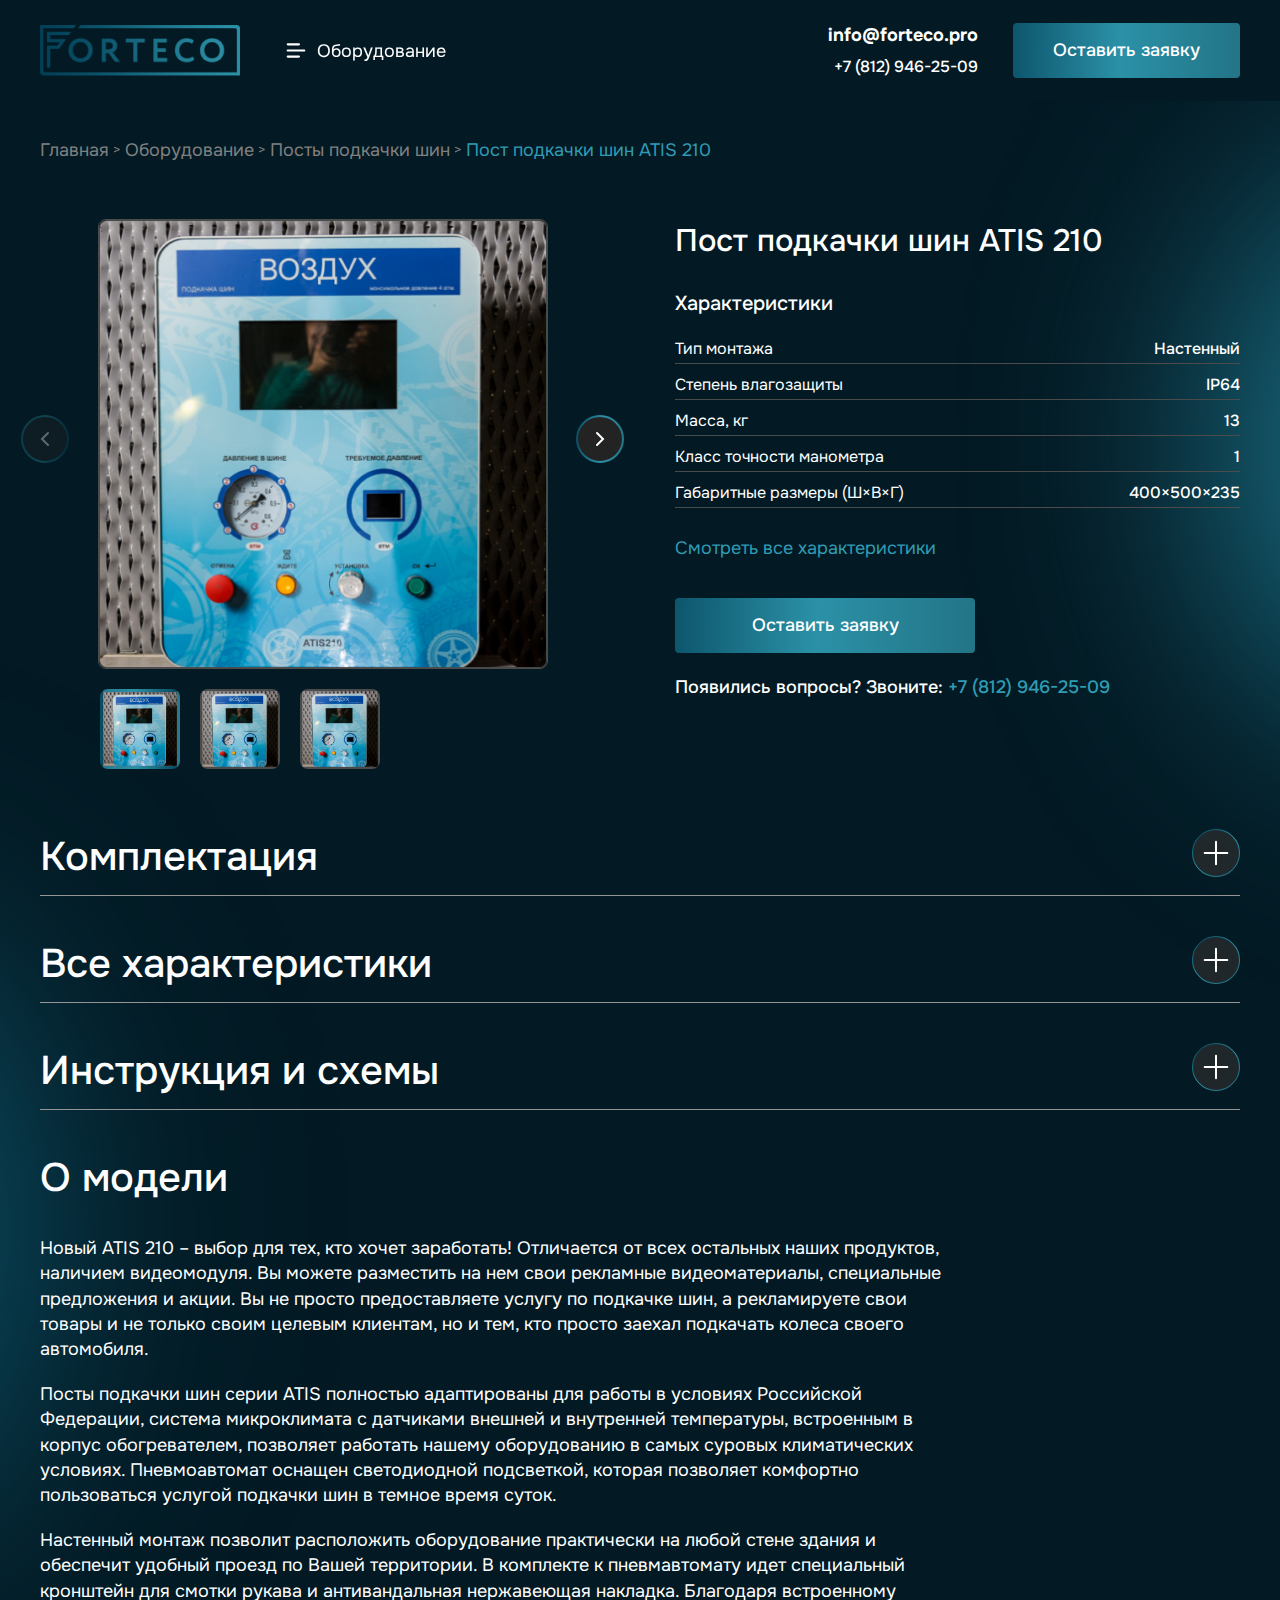
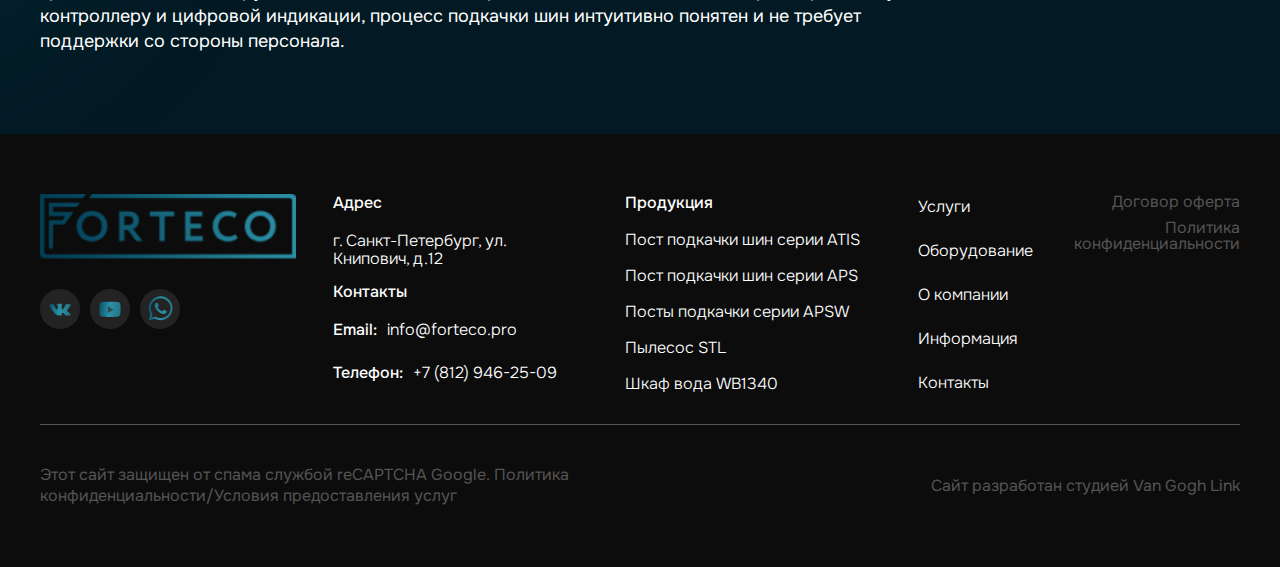
<file: single-product.html>
<!DOCTYPE html>
<html lang="ru">
  <head>
    <title>forteco</title>
    <meta charset="utf-8">
    <meta name="viewport" content="width=device-width, initial-scale=1.0">
    <meta http-equiv="X-UA-Compatible" content="ie=edge">
    <meta name="description" content="">
    <link rel="stylesheet" href="css/style.min.css">
  </head>
  <body>
    <div class="visually-hidden"><svg xmlns="http://www.w3.org/2000/svg" xmlns:xlink="http://www.w3.org/1999/xlink"><defs>
<filter id="filter0_f_676_5001" x="-64" y="-109" width="1378" height="1126" filterUnits="userSpaceOnUse" color-interpolation-filters="sRGB">
<feFlood flood-opacity="0" result="BackgroundImageFix"/>
<feBlend mode="normal" in="SourceGraphic" in2="BackgroundImageFix" result="shape"/>
<feGaussianBlur stdDeviation="150" result="effect1_foregroundBlur_676_5001"/>
</filter>
<linearGradient id="paint0_linear_676_5001" x1="386.288" y1="272.642" x2="819.271" y2="300.689" gradientUnits="userSpaceOnUse">
<stop stop-color="#298DA3"/>
<stop offset="0.9999" stop-color="#07536D"/>
<stop offset="1" stop-color="#074960"/>
</linearGradient>

<linearGradient id="paint0_linear_448_2711" x1="40.96" y1="78" x2="97.6654" y2="83.2959" gradientUnits="userSpaceOnUse">
<stop offset="0.015" stop-color="#05465D"/>
<stop offset="0.52" stop-color="#2B91A7"/>
<stop offset="1" stop-color="#227284"/>
</linearGradient>

<filter id="filter0_f_1106_1708" x="-273" y="-215" width="876" height="918" filterUnits="userSpaceOnUse" color-interpolation-filters="sRGB">
<feFlood flood-opacity="0" result="BackgroundImageFix"/>
<feBlend mode="normal" in="SourceGraphic" in2="BackgroundImageFix" result="shape"/>
<feGaussianBlur stdDeviation="150" result="effect1_foregroundBlur_1106_1708"/>
</filter>

<filter id="filter0_f_418_569" x="0" y="0" width="1543" height="873" filterUnits="userSpaceOnUse" color-interpolation-filters="sRGB">
<feFlood flood-opacity="0" result="BackgroundImageFix"/>
<feBlend mode="normal" in="SourceGraphic" in2="BackgroundImageFix" result="shape"/>
<feGaussianBlur stdDeviation="150" result="effect1_foregroundBlur_418_569"/>
</filter>
<linearGradient id="paint0_linear_418_569" x1="343.542" y1="372.861" x2="1046.1" y2="605.366" gradientUnits="userSpaceOnUse">
<stop stop-color="#298DA3"/>
<stop offset="0.9999" stop-color="#07536D"/>
<stop offset="1" stop-color="#074960"/>
</linearGradient>

<filter id="filter0_f_418_567" x="-727" y="0" width="1126" height="1378" filterUnits="userSpaceOnUse" color-interpolation-filters="sRGB">
<feFlood flood-opacity="0" result="BackgroundImageFix"/>
<feBlend mode="normal" in="SourceGraphic" in2="BackgroundImageFix" result="shape"/>
<feGaussianBlur stdDeviation="150" result="effect1_foregroundBlur_418_567"/>
</filter>
<linearGradient id="paint0_linear_418_567" x1="-402.712" y1="507.642" x2="30.2711" y2="535.689" gradientUnits="userSpaceOnUse">
<stop stop-color="#298DA3"/>
<stop offset="0.9999" stop-color="#07536D"/>
<stop offset="1" stop-color="#074960"/>
</linearGradient>

<filter id="filter0_f_418_568" x="0" y="0" width="1126" height="1378" filterUnits="userSpaceOnUse" color-interpolation-filters="sRGB">
<feFlood flood-opacity="0" result="BackgroundImageFix"/>
<feBlend mode="normal" in="SourceGraphic" in2="BackgroundImageFix" result="shape"/>
<feGaussianBlur stdDeviation="150" result="effect1_foregroundBlur_418_568"/>
</filter>
<linearGradient id="paint0_linear_418_568" x1="324.288" y1="507.642" x2="757.271" y2="535.689" gradientUnits="userSpaceOnUse">
<stop stop-color="#298DA3"/>
<stop offset="0.9999" stop-color="#07536D"/>
<stop offset="1" stop-color="#074960"/>
</linearGradient>

<filter id="filter0_f_529_1030" x="-289" y="-300" width="849" height="955" filterUnits="userSpaceOnUse" color-interpolation-filters="sRGB">
<feFlood flood-opacity="0" result="BackgroundImageFix"/>
<feBlend mode="normal" in="SourceGraphic" in2="BackgroundImageFix" result="shape"/>
<feGaussianBlur stdDeviation="150" result="effect1_foregroundBlur_529_1030"/>
</filter>

<filter id="filter0_f_573_703" x="-260" y="-253" width="980" height="1041" filterUnits="userSpaceOnUse" color-interpolation-filters="sRGB">
<feFlood flood-opacity="0" result="BackgroundImageFix"/>
<feBlend mode="normal" in="SourceGraphic" in2="BackgroundImageFix" result="shape"/>
<feGaussianBlur stdDeviation="150" result="effect1_foregroundBlur_573_703"/>
</filter>

<linearGradient id="paint0_linear_448_3117" x1="1.7095" y1="23.5353" x2="35.1235" y2="26.6559" gradientUnits="userSpaceOnUse">
<stop offset="0.015" stop-color="#05465D"/>
<stop offset="0.52" stop-color="#2B91A7"/>
<stop offset="1" stop-color="#227284"/>
</linearGradient>

<filter id="filter0_f_2013_859" x="-118" y="-34" width="676" height="676" filterUnits="userSpaceOnUse" color-interpolation-filters="sRGB">
<feFlood flood-opacity="0" result="BackgroundImageFix"/>
<feBlend mode="normal" in="SourceGraphic" in2="BackgroundImageFix" result="shape"/>
<feGaussianBlur stdDeviation="100" result="effect1_foregroundBlur_2013_859"/>
</filter>

<filter id="filter0_f_2013_33" x="-218" y="-134" width="876" height="876" filterUnits="userSpaceOnUse" color-interpolation-filters="sRGB">
<feFlood flood-opacity="0" result="BackgroundImageFix"/>
<feBlend mode="normal" in="SourceGraphic" in2="BackgroundImageFix" result="shape"/>
<feGaussianBlur stdDeviation="150" result="effect1_foregroundBlur_2013_33"/>
</filter>

<filter id="filter0_f_2013_225" x="-218" y="-134" width="876" height="876" filterUnits="userSpaceOnUse" color-interpolation-filters="sRGB">
<feFlood flood-opacity="0" result="BackgroundImageFix"/>
<feBlend mode="normal" in="SourceGraphic" in2="BackgroundImageFix" result="shape"/>
<feGaussianBlur stdDeviation="150" result="effect1_foregroundBlur_2013_225"/>
</filter>

<filter id="filter0_f_676_4228" x="0" y="-136" width="1301" height="1106" filterUnits="userSpaceOnUse" color-interpolation-filters="sRGB">
<feFlood flood-opacity="0" result="BackgroundImageFix"/>
<feBlend mode="normal" in="SourceGraphic" in2="BackgroundImageFix" result="shape"/>
<feGaussianBlur stdDeviation="150" result="effect1_foregroundBlur_676_4228"/>
</filter>
<linearGradient id="paint0_linear_676_4228" x1="197.187" y1="480.25" x2="1018.79" y2="586.553" gradientUnits="userSpaceOnUse">
<stop offset="0.015" stop-color="#05465D"/>
<stop offset="0.52" stop-color="#2B91A7"/>
<stop offset="1" stop-color="#227284"/>
</linearGradient>

<filter id="filter0_f_676_4093" x="0" y="-118" width="1455" height="1106" filterUnits="userSpaceOnUse" color-interpolation-filters="sRGB">
<feFlood flood-opacity="0" result="BackgroundImageFix"/>
<feBlend mode="normal" in="SourceGraphic" in2="BackgroundImageFix" result="shape"/>
<feGaussianBlur stdDeviation="150" result="effect1_foregroundBlur_676_4093"/>
</filter>
<linearGradient id="paint0_linear_676_4093" x1="339.479" y1="317.047" x2="1028.19" y2="428.542" gradientUnits="userSpaceOnUse">
<stop stop-color="#298DA3"/>
<stop offset="0.9999" stop-color="#07536D"/>
<stop offset="1" stop-color="#074960"/>
</linearGradient>

<filter id="filter0_f_676_4127" x="-120" y="-109" width="540" height="276" filterUnits="userSpaceOnUse" color-interpolation-filters="sRGB">
<feFlood flood-opacity="0" result="BackgroundImageFix"/>
<feBlend mode="normal" in="SourceGraphic" in2="BackgroundImageFix" result="shape"/>
<feGaussianBlur stdDeviation="60" result="effect1_foregroundBlur_676_4127"/>
</filter>

<linearGradient id="paint0_linear_483_694" x1="-7.04" y1="30" x2="49.6654" y2="35.2959" gradientUnits="userSpaceOnUse">
<stop offset="0.015" stop-color="#05465D"/>
<stop offset="0.52" stop-color="#2B91A7"/>
<stop offset="1" stop-color="#227284"/>
</linearGradient>

<filter id="filter0_f_787_2770" x="-145" y="-112" width="590" height="282" filterUnits="userSpaceOnUse" color-interpolation-filters="sRGB">
<feFlood flood-opacity="0" result="BackgroundImageFix"/>
<feBlend mode="normal" in="SourceGraphic" in2="BackgroundImageFix" result="shape"/>
<feGaussianBlur stdDeviation="60" result="effect1_foregroundBlur_787_2770"/>
</filter>

<linearGradient id="paint0_linear_676_5478" x1="4.27376" y1="58.8388" x2="87.8088" y2="66.6404" gradientUnits="userSpaceOnUse">
<stop offset="0.015" stop-color="#05465D"/>
<stop offset="0.52" stop-color="#2B91A7"/>
<stop offset="1" stop-color="#227284"/>
</linearGradient>

<filter id="filter0_f_676_5241" x="-329" y="-354" width="1253" height="1403" filterUnits="userSpaceOnUse" color-interpolation-filters="sRGB">
<feFlood flood-opacity="0" result="BackgroundImageFix"/>
<feBlend mode="normal" in="SourceGraphic" in2="BackgroundImageFix" result="shape"/>
<feGaussianBlur stdDeviation="225" result="effect1_foregroundBlur_676_5241"/>
</filter>

<linearGradient id="paint0_linear_2013_124" x1="-7.00835" y1="31.1871" x2="51.4662" y2="36.6483" gradientUnits="userSpaceOnUse">
<stop offset="0.015" stop-color="#05465D"/>
<stop offset="0.52" stop-color="#2B91A7"/>
<stop offset="1" stop-color="#227284"/>
</linearGradient>

<linearGradient id="paint0_linear_787_4977" x1="-7.00838" y1="31.1871" x2="51.4661" y2="36.6483" gradientUnits="userSpaceOnUse">
<stop offset="0.015" stop-color="#05465D"/>
<stop offset="0.52" stop-color="#2B91A7"/>
<stop offset="1" stop-color="#227284"/>
</linearGradient>

<linearGradient id="paint0_linear_787_4970" x1="-7.00837" y1="31.1871" x2="51.4661" y2="36.6483" gradientUnits="userSpaceOnUse">
<stop offset="0.015" stop-color="#05465D"/>
<stop offset="0.52" stop-color="#2B91A7"/>
<stop offset="1" stop-color="#227284"/>
</linearGradient>

<linearGradient id="paint0_linear_787_4963" x1="-7.00838" y1="31.1871" x2="51.4661" y2="36.6483" gradientUnits="userSpaceOnUse">
<stop offset="0.015" stop-color="#05465D"/>
<stop offset="0.52" stop-color="#2B91A7"/>
<stop offset="1" stop-color="#227284"/>
</linearGradient>

<linearGradient id="paint0_linear_676_4102" x1="2.13688" y1="29.4194" x2="43.9044" y2="33.3202" gradientUnits="userSpaceOnUse">
<stop offset="0.015" stop-color="#05465D"/>
<stop offset="0.52" stop-color="#2B91A7"/>
<stop offset="1" stop-color="#227284"/>
</linearGradient>

<linearGradient id="paint0_linear_1073_660" x1="6.20412" y1="22.1334" x2="30.9384" y2="26.2584" gradientUnits="userSpaceOnUse">
<stop offset="0.015" stop-color="#05465D"/>
<stop offset="0.52" stop-color="#2B91A7"/>
<stop offset="1" stop-color="#227284"/>
</linearGradient>

<linearGradient id="hover-gradient" x1="6.20412" y1="22.1334" x2="30.9384" y2="26.2584" gradientUnits="userSpaceOnUse">
<stop offset="0.015" stop-color="#05465D"/>
<stop offset="0.52" stop-color="#2B91A7"/>
<stop offset="1" stop-color="#227284"/>
</linearGradient>

<linearGradient id="paint0_linear_1073_669" x1="5.16384" y1="22.3332" x2="33.3832" y2="24.9561" gradientUnits="userSpaceOnUse">
<stop offset="0.015" stop-color="#05465D"/>
<stop offset="0.52" stop-color="#2B91A7"/>
<stop offset="1" stop-color="#227284"/>
</linearGradient>

<linearGradient id="paint0_linear_1073_664" x1="6.20412" y1="22.2501" x2="31.2043" y2="25.4986" gradientUnits="userSpaceOnUse">
<stop offset="0.015" stop-color="#05465D"/>
<stop offset="0.52" stop-color="#2B91A7"/>
<stop offset="1" stop-color="#227284"/>
</linearGradient>
</defs><symbol id="404" viewBox="0 0 1314 1017"><g fill="none">
<g filter="url(#filter0_f_676_5001)">
<ellipse cx="625" cy="454" rx="263" ry="389" transform="rotate(90 625 454)" fill="url(#paint0_linear_676_5001)"/>
</g>

</g></symbol><symbol id="arow-left" viewBox="0 0 48 48"><g fill="none">
<rect x="47" y="47" width="46" height="46" rx="23" transform="rotate(-180 47 47)" fill="#242323" fill-opacity="1"/>
<rect x="47" y="47" width="46" height="46" rx="23" transform="rotate(-180 47 47)" stroke="url(#paint0_linear_448_2711)" stroke-width="2"/>
<path d="M27 30L21 24L27 18" stroke="white" stroke-width="2" stroke-linecap="round"/>

</g></symbol><symbol id="arrow-b" viewBox="0 0 6 6"><g fill="none">
	<desc>
			Created with Pixso.
	</desc>
	
	<path id="&gt;" d="M-0.09 0.78L4.43 2.55L-0.09 4.34L-0.09 5.66L5.75 3.06L5.75 2.07L-0.09 -0.52L-0.09 0.78Z" fill="gray" fill-opacity="1.000000" fill-rule="evenodd"/>
</g></symbol><symbol id="bg-card" viewBox="0 0 310 571"><g fill="none">
<g filter="url(#filter0_f_1106_1708)">
<ellipse cx="165" cy="244" rx="138" ry="159" fill="#2F9CB4"/>
</g>

</g></symbol><symbol id="bg-centr" viewBox="0 0 1543 873"><g fill="none">
<g opacity="0.5" filter="url(#filter0_f_418_569)">
<ellipse cx="771.5" cy="436.5" rx="471.5" ry="136.5" fill="url(#paint0_linear_418_569)"/>
</g>

</g></symbol><symbol id="bg-left" viewBox="0 0 399 1378"><g fill="none">
<g filter="url(#filter0_f_418_567)">
<ellipse cx="-164" cy="689" rx="263" ry="389" fill="url(#paint0_linear_418_567)"/>
</g>

</g></symbol><symbol id="bg-right" viewBox="0 0 398 1378"><g fill="none">
<g filter="url(#filter0_f_418_568)">
<ellipse cx="563" cy="689" rx="263" ry="389" fill="url(#paint0_linear_418_568)"/>
</g>

</g></symbol><symbol id="bg-sublist" viewBox="0 0 308 355"><g fill="none">
<g filter="url(#filter0_f_529_1030)">
<ellipse cx="135.5" cy="177.5" rx="124.5" ry="177.5" fill="#2F9CB4"/>
</g>

</g></symbol><symbol id="card-bg" viewBox="0 0 440 221"><g fill="none">
<g filter="url(#filter0_f_573_703)">
<ellipse cx="230" cy="267.5" rx="190" ry="220.5" fill="#2F9CB4"/>
</g>

</g></symbol><symbol id="check" viewBox="0 0 40 40"><g fill="none">
<circle cx="20" cy="19.9998" r="13.1421" transform="rotate(135 20 19.9998)" stroke="url(#paint0_linear_448_3117)" stroke-width="2"/>
<path d="M14.7168 18.9432L18.9429 23.1692L25.2819 16.8302" stroke="white" stroke-width="2" stroke-linecap="round"/>

</g></symbol><symbol id="close-icon" viewBox="0 0 12 12"><g fill="none">
<path d="M0.666016 0.667236L5.99935 6.00057L0.666016 11.3339" stroke="white" stroke-width="1.33338" stroke-linecap="round"/>
<path d="M11.333 0.667236L5.99967 6.00057L11.333 11.3339" stroke="white" stroke-width="1.33338" stroke-linecap="round"/>
</g></symbol><symbol id="elipse-bg1" viewBox="0 0 440 520"><g fill="none">
<g filter="url(#filter0_f_2013_859)">
<circle cx="220" cy="304" r="138" fill="#2F9CB4"/>
</g>

</g></symbol><symbol id="elipse-bg2" viewBox="0 0 440 520"><g fill="none">
<g opacity="0.7" filter="url(#filter0_f_2013_33)">
<circle cx="220" cy="304" r="138" fill="#993CF6"/>
</g>

</g></symbol><symbol id="elipse-bg3" viewBox="0 0 440 520"><g fill="none">
<g filter="url(#filter0_f_2013_225)">
<circle cx="220" cy="304" r="138" fill="#2E7EF7"/>
</g>

</g></symbol><symbol id="elipse-form" viewBox="0 0 1260 831"><g fill="none">
<g opacity="0.3" filter="url(#filter0_f_676_4228)">
<path d="M1001 417C1001 556.728 844.076 670 650.5 670C456.924 670 300 556.728 300 417C300 277.272 456.924 164 650.5 164C844.076 164 1001 277.272 1001 417Z" fill="url(#paint0_linear_676_4228)"/>
</g>

</g></symbol><symbol id="ellipse-intro" viewBox="0 0 971 988"><g fill="none">
<g filter="url(#filter0_f_676_4093)">
<ellipse cx="727.5" cy="435" rx="427.5" ry="253" fill="url(#paint0_linear_676_4093)"/>
</g>

</g></symbol><symbol id="ellipse" viewBox="0 0 300 56"><g fill="none">
<g filter="url(#filter0_f_676_4127)">
<ellipse cx="150" cy="18" rx="150" ry="18" transform="matrix(1 0 0 -1 0 47)" fill="#2F9CB4"/>
</g>

</g></symbol><symbol id="exit" viewBox="0 0 48 48"><g fill="none">
<rect x="0.5" y="0.5" width="47" height="47" rx="23.5" fill="#2E2E2E" fill-opacity="0.7"/>
<rect x="0.5" y="0.5" width="47" height="47" rx="23.5" stroke="url(#paint0_linear_483_694)"/>
<path d="M16 16L24 24L16 32" stroke="white" stroke-width="2" stroke-linecap="round"/>
<path d="M32 16L24 24L32 32" stroke="white" stroke-width="2" stroke-linecap="round"/>

</g></symbol><symbol id="hover" viewBox="0 0 300 56"><g fill="none">
<g filter="url(#filter0_f_787_2770)">
<ellipse cx="175" cy="21" rx="175" ry="21" transform="matrix(1 0 0 -1 -25 50)" fill="#2F9CB4"/>
</g>

</g></symbol><symbol id="letter" viewBox="0 0 24 31"><g fill="none">
<path d="M15.599 0H0V30.75H24V8.42387L15.599 0ZM15.3333 8.69022V1.6033L22.401 8.69022H15.3333Z" fill="#2F9CB4"/>
</g></symbol><symbol id="menu-button" viewBox="0 0 32 32"><g fill="none">
<rect x="6.66699" y="20.5334" width="13.3333" height="2.13333" rx="1.06667" fill="white"/>
<rect x="6.66699" y="14.3999" width="18.6667" height="2.13333" rx="1.06667" fill="white"/>
<rect x="6.66699" y="8.2666" width="13.3333" height="2.13333" rx="1.06667" fill="white"/>
</g></symbol><symbol id="modal-thanks" viewBox="0 0 100 100"><g fill="none">
<circle cx="50" cy="50" r="34.8553" transform="rotate(135 50 50)" stroke="url(#paint0_linear_676_5478)"/>
<path d="M36.793 47.3582L47.3582 57.9233L63.2058 42.0757" stroke="white" stroke-width="2" stroke-linecap="round"/>

</g></symbol><symbol id="modal" viewBox="0 0 600 676"><g fill="none">
<g filter="url(#filter0_f_676_5241)">
<ellipse cx="297.5" cy="347.5" rx="176.5" ry="251.5" fill="#2F9CB4"/>
</g>

</g></symbol><symbol id="num1" viewBox="0 0 50 50"><g fill="none">
<circle cx="25" cy="25" r="23.7487" stroke="url(#paint0_linear_2013_124)" stroke-width="2"/>
<path d="M26.7201 33H23.9361V19.944H20.4801V18.048C21.4241 18.016 22.2561 17.864 22.9761 17.592C23.6961 17.304 24.2641 16.784 24.6801 16.032H26.7201V33Z" fill="white"/>

</g></symbol><symbol id="num2" viewBox="0 0 50 50"><g fill="none">
<circle cx="25" cy="25" r="23.7487" stroke="url(#paint0_linear_787_4977)" stroke-width="2"/>
<path d="M23.28 26.664C23.664 26.328 24.088 25.96 24.552 25.56C25.032 25.16 25.48 24.744 25.896 24.312C26.328 23.864 26.68 23.384 26.952 22.872C27.24 22.36 27.384 21.808 27.384 21.216C27.384 20.352 27.128 19.656 26.616 19.128C26.104 18.6 25.368 18.336 24.408 18.336C23.64 18.336 22.992 18.512 22.464 18.864C21.936 19.216 21.608 19.688 21.48 20.28H18.744C18.808 19.544 19.008 18.888 19.344 18.312C19.696 17.736 20.136 17.264 20.664 16.896C21.192 16.528 21.768 16.264 22.392 16.104C23.032 15.928 23.76 15.84 24.576 15.84C25.344 15.84 26.064 15.944 26.736 16.152C27.408 16.36 27.992 16.672 28.488 17.088C29 17.504 29.4 18.032 29.688 18.672C29.992 19.296 30.144 20.032 30.144 20.88C30.144 21.552 30.056 22.168 29.88 22.728C29.704 23.288 29.464 23.808 29.16 24.288C28.856 24.768 28.504 25.216 28.104 25.632C27.72 26.048 27.312 26.44 26.88 26.808C26.304 27.304 25.792 27.736 25.344 28.104C24.912 28.456 24.52 28.776 24.168 29.064C23.816 29.352 23.496 29.616 23.208 29.856C22.92 30.08 22.648 30.304 22.392 30.528H30.144V33H18.6V30.72L23.28 26.664Z" fill="white"/>

</g></symbol><symbol id="num3" viewBox="0 0 50 50"><g fill="none">
<circle cx="25" cy="25" r="23.7487" stroke="url(#paint0_linear_787_4970)" stroke-width="2"/>
<path d="M25.056 33.168C24.272 33.168 23.52 33.088 22.8 32.928C22.08 32.752 21.432 32.488 20.856 32.136C20.296 31.768 19.816 31.296 19.416 30.72C19.032 30.144 18.784 29.448 18.672 28.632H21.48C21.608 29.048 21.8 29.384 22.056 29.64C22.312 29.896 22.6 30.104 22.92 30.264C23.256 30.424 23.608 30.536 23.976 30.6C24.344 30.648 24.704 30.672 25.056 30.672C25.424 30.672 25.808 30.64 26.208 30.576C26.608 30.496 26.968 30.36 27.288 30.168C27.624 29.976 27.896 29.712 28.104 29.376C28.328 29.024 28.44 28.568 28.44 28.008C28.44 27.496 28.336 27.08 28.128 26.76C27.936 26.44 27.672 26.192 27.336 26.016C27.016 25.84 26.648 25.72 26.232 25.656C25.832 25.592 25.424 25.56 25.008 25.56H23.328V23.208H24.312C24.696 23.208 25.096 23.168 25.512 23.088C25.928 23.008 26.304 22.872 26.64 22.68C26.992 22.488 27.272 22.232 27.48 21.912C27.704 21.592 27.816 21.192 27.816 20.712C27.816 20.248 27.736 19.864 27.576 19.56C27.416 19.24 27.2 18.992 26.928 18.816C26.656 18.624 26.344 18.496 25.992 18.432C25.656 18.352 25.296 18.312 24.912 18.312C24.256 18.312 23.64 18.464 23.064 18.768C22.488 19.056 22.112 19.568 21.936 20.304H19.2C19.296 19.52 19.512 18.848 19.848 18.288C20.184 17.712 20.616 17.248 21.144 16.896C21.672 16.528 22.264 16.256 22.92 16.08C23.592 15.904 24.296 15.816 25.032 15.816C25.752 15.816 26.44 15.896 27.096 16.056C27.768 16.216 28.36 16.472 28.872 16.824C29.384 17.176 29.792 17.64 30.096 18.216C30.4 18.776 30.552 19.464 30.552 20.28C30.552 20.952 30.384 21.616 30.048 22.272C29.728 22.928 29.128 23.48 28.248 23.928C29.256 24.2 30.008 24.696 30.504 25.416C31 26.12 31.248 26.976 31.248 27.984C31.248 28.912 31.072 29.704 30.72 30.36C30.384 31 29.936 31.536 29.376 31.968C28.832 32.384 28.184 32.688 27.432 32.88C26.68 33.072 25.888 33.168 25.056 33.168Z" fill="white"/>

</g></symbol><symbol id="num4" viewBox="0 0 50 50"><g fill="none">
<circle cx="25" cy="25" r="23.7487" stroke="url(#paint0_linear_787_4963)" stroke-width="2"/>
<path d="M28.408 16.032V27.288H30.352V29.736H28.408V33H25.648V29.736H16.888V27.744L24.832 16.032H28.408ZM20.104 27.288H25.648V18.984L20.104 27.288Z" fill="white"/>

</g></symbol><symbol id="ok" viewBox="0 0 50 50"><g fill="none">
<circle cx="25" cy="25" r="17.1777" transform="rotate(135 25 25)" stroke="url(#paint0_linear_676_4102)"/>
<path d="M18.3975 23.6791L23.6801 28.9616L31.6039 21.0378" stroke="white" stroke-width="2" stroke-linecap="round"/>

</g></symbol><symbol id="switch" viewBox="0 0 11 8"><g fill="none">
<path d="M1 2.77046L4.29513 6.06554L9.23775 1.12292" stroke="white" stroke-width="1.55942" stroke-linecap="round"/>
</g></symbol><symbol id="VK" viewBox="0 0 40 40"><g fill="none">
<path d="M0 20C0 8.9543 8.9543 0 20 0C31.0457 0 40 8.9543 40 20C40 31.0457 31.0457 40 20 40C8.9543 40 0 31.0457 0 20Z" fill="#2E2E2E" fill-opacity="0.7"/>
<path d="M21.0459 26.5635C21.0459 26.5635 21.4309 26.5215 21.6281 26.3136C21.8086 26.1231 21.8024 25.7636 21.8024 25.7636C21.8024 25.7636 21.7784 24.0849 22.5724 23.837C23.355 23.5933 24.3598 25.4604 25.4261 26.1784C26.2317 26.7212 26.8431 26.6024 26.8431 26.6024L29.6927 26.5635C29.6927 26.5635 31.1827 26.4734 30.4763 25.3232C30.4178 25.2289 30.0641 24.472 28.3581 22.9173C26.5708 21.2898 26.8108 21.553 28.9623 18.7375C30.2728 17.0229 30.7966 15.9762 30.6328 15.5286C30.4773 15.1005 29.5132 15.2142 29.5132 15.2142L26.3057 15.2337C26.3057 15.2337 26.0678 15.2019 25.8915 15.3053C25.7193 15.4067 25.6077 15.6433 25.6077 15.6433C25.6077 15.6433 25.1006 16.9697 24.4234 18.0984C22.995 20.4786 22.4242 20.6046 22.1905 20.4571C21.6469 20.112 21.7825 19.0724 21.7825 18.3339C21.7825 16.0264 22.1394 15.0647 21.0887 14.8158C20.7402 14.7328 20.4835 14.6785 19.5914 14.6693C18.4467 14.658 17.4785 14.6734 16.9296 14.9366C16.5644 15.1118 16.2827 15.503 16.4549 15.5256C16.6667 15.5532 17.1467 15.6526 17.4012 15.9926C17.7299 16.432 17.7184 17.4173 17.7184 17.4173C17.7184 17.4173 17.9073 20.1335 17.2771 20.4704C16.8451 20.7019 16.2524 20.2298 14.9784 18.0697C14.3263 16.9635 13.8338 15.7406 13.8338 15.7406C13.8338 15.7406 13.7389 15.5122 13.5688 15.3893C13.3632 15.2408 13.0763 15.1947 13.0763 15.1947L10.0285 15.2142C10.0285 15.2142 9.57042 15.2265 9.40243 15.4221C9.25323 15.5952 9.39096 15.9547 9.39096 15.9547C9.39096 15.9547 11.7772 21.4353 14.4797 24.1976C16.9578 26.7294 19.7708 26.5635 19.7708 26.5635H21.0459Z" fill="url(#paint0_linear_1073_660)"/>


</g></symbol><symbol id="WhatsApp" viewBox="0 0 40 40"><g fill="none">
<path d="M20 40C31.0457 40 40 31.0457 40 20C40 8.9543 31.0457 0 20 0C8.9543 0 0 8.9543 0 20C0 31.0457 8.9543 40 20 40Z" fill="#2E2E2E" fill-opacity="0.7"/>
<path fill-rule="evenodd" clip-rule="evenodd" d="M20.6596 31.127H20.6546C18.6642 31.1263 16.7085 30.6269 14.9714 29.6795L8.66699 31.3333L10.3542 25.1706C9.31344 23.367 8.76581 21.3212 8.7667 19.2251C8.76931 12.668 14.1043 7.33325 20.6594 7.33325C23.8409 7.33463 26.8268 8.57314 29.0722 10.8211C31.3175 13.0689 32.5534 16.0569 32.5521 19.2345C32.5495 25.7901 27.2166 31.1243 20.6596 31.127ZM15.2635 27.5265L15.6245 27.7407C17.1421 28.6413 18.8818 29.1178 20.6556 29.1185H20.6596C26.1077 29.1185 30.5419 24.6842 30.5441 19.2338C30.5451 16.5926 29.518 14.1092 27.6517 12.2407C25.7855 10.3723 23.3036 9.34286 20.6634 9.34195C15.2111 9.34195 10.7768 13.7758 10.7746 19.2258C10.7739 21.0936 11.2965 22.9125 12.2859 24.4863L12.521 24.8603L11.5224 28.5079L15.2635 27.5265ZM26.244 21.795C26.4513 21.8951 26.5912 21.9628 26.651 22.0625C26.7252 22.1864 26.7252 22.7814 26.4777 23.4756C26.23 24.1697 25.0429 24.8032 24.4719 24.8885C23.96 24.9651 23.3121 24.997 22.6003 24.7708C22.1687 24.6338 21.6152 24.451 20.9063 24.1448C18.1205 22.9419 16.2378 20.2419 15.882 19.7316C15.8571 19.6959 15.8397 19.6709 15.83 19.6579L15.8276 19.6547C15.6703 19.4448 14.6166 18.0389 14.6166 16.5839C14.6166 15.2151 15.289 14.4977 15.5984 14.1674C15.6196 14.1448 15.6391 14.124 15.6566 14.1049C15.929 13.8074 16.2509 13.733 16.449 13.733C16.6471 13.733 16.8454 13.7349 17.0186 13.7436C17.0399 13.7446 17.0621 13.7445 17.0851 13.7444C17.2583 13.7434 17.4742 13.7421 17.6871 14.2537C17.7691 14.4506 17.889 14.7424 18.0154 15.0503C18.2711 15.6728 18.5536 16.3606 18.6033 16.4601C18.6776 16.6088 18.7271 16.7823 18.6281 16.9807C18.6132 17.0105 18.5995 17.0385 18.5863 17.0654C18.5119 17.2172 18.4572 17.329 18.331 17.4764C18.2813 17.5344 18.23 17.5969 18.1787 17.6594C18.0764 17.7839 17.9742 17.9083 17.8852 17.997C17.7364 18.1452 17.5816 18.306 17.7549 18.6035C17.9283 18.901 18.5246 19.874 19.408 20.662C20.3576 21.509 21.183 21.867 21.6013 22.0485C21.683 22.0839 21.7492 22.1126 21.7977 22.1369C22.0948 22.2857 22.2681 22.2608 22.4415 22.0625C22.6148 21.8642 23.1843 21.1948 23.3824 20.8974C23.5804 20.6 23.7786 20.6495 24.0509 20.7486C24.3234 20.8479 25.7843 21.5667 26.0815 21.7154C26.1395 21.7445 26.1937 21.7707 26.244 21.795Z" fill="url(#paint0_linear_1073_669)"/>

</g></symbol><symbol id="Youtube" viewBox="0 0 40 40"><g fill="none">
<path d="M0 20C0 8.9543 8.9543 0 20 0C31.0457 0 40 8.9543 40 20C40 31.0457 31.0457 40 20 40C8.9543 40 0 31.0457 0 20Z" fill="#2E2E2E" fill-opacity="0.7"/>
<path d="M30.2205 15.0611C29.9752 14.1186 29.2523 13.3764 28.3343 13.1245C26.6708 12.6667 19.9997 12.6667 19.9997 12.6667C19.9997 12.6667 13.3285 12.6667 11.6649 13.1245C10.7469 13.3764 10.024 14.1186 9.7787 15.0611C9.33301 16.7693 9.33301 20.3334 9.33301 20.3334C9.33301 20.3334 9.33301 23.8974 9.7787 25.6057C10.024 26.5482 10.7469 27.2904 11.6649 27.5424C13.3285 28.0001 19.9997 28.0001 19.9997 28.0001C19.9997 28.0001 26.6708 28.0001 28.3343 27.5424C29.2523 27.2904 29.9752 26.5482 30.2205 25.6057C30.6663 23.8974 30.6663 20.3334 30.6663 20.3334C30.6663 20.3334 30.6663 16.7693 30.2205 15.0611Z" fill="url(#paint0_linear_1073_664)"/>
<path d="M18 23.9999V17.3333L23.3333 20.6667L18 23.9999Z" fill="#2E2E2E" fill-opacity="0.7"/>

</g></symbol></svg>
    </div>
    <div class="wrapper">
      <header class="header" data-header data-media="(max-width: 1023px)">
        <div class="container">
          <div class="header__wrapper"><a class="header__logo" href="/" aria-label="Переход на главную"><img class="header__logo-img" src="img/content/logo.png" alt="Лого"></a>
            <nav class="main-nav"><ul class="main-nav__list" data-header-accordion>
<li class="main-nav__item menu-item-has-children"><a class="main-nav__link" href="">
                Оборудование<svg width="32" height="32" viewBox="0 0 32 32" fill="none" xmlns="http://www.w3.org/2000/svg">
<rect x="6.66699" y="20.5334" width="13.3333" height="2.13333" rx="1.06667" fill="white"/>
<rect x="6.66699" y="14.3999" width="18.6667" height="2.13333" rx="1.06667" fill="white"/>
<rect x="6.66699" y="8.2666" width="13.3333" height="2.13333" rx="1.06667" fill="white"/>
</svg></a><ul class="main-nav__sublist">
<li class="main-nav__subitem">
<a class="main-nav__sublink" href="#">Посты подкачки шин</a>
</li>
<li class="main-nav__subitem">
<a class="main-nav__sublink" href="#">Шкафы</a>
</li>
<li class="main-nav__subitem">
<a class="main-nav__sublink" href="#">Пылесосы</a>
</li>
<li class="main-nav__subitem">
<a class="main-nav__sublink" href="#">Хоз-быт</a>
</li>
<li class="main-nav__subitem">
<a class="main-nav__sublink" href="#">Обслуживание автомобильных ковров</a>
</li>
<li class="main-nav__subitem">
<a class="main-nav__sublink" href="#">Все категории</a>
</li>
</ul>
</li>
</ul>
              <div class="header__right">
                <div class="main-nav__contacts"><a class="main-nav__email" href="mailto:info@forteco.pro">info@forteco.pro</a><a class="main-nav__phone" href="tel:+78129462509">+7 (812) 946-25-09</a></div>
                <button class="header__btn">Оставить заявку</button>
              </div>
            </nav>
          </div>
        </div>
      </header>
      <main>
        <div class="breadcrumbs">
          <div class="container">
            <ul class="list-reset breadcrumbs__list">
              <li class="breadcrumbs__item"><a class="breadcrumbs__link" href="#">Главная</a>
                <svg width="16" height="16" aria-hidden="true">
                  <use xlink:href="#arrow-b"></use>
                </svg>
              </li>
              <li class="breadcrumbs__item"><a class="breadcrumbs__link" href="#">Оборудование</a>
                <svg width="16" height="16" aria-hidden="true">
                  <use xlink:href="#arrow-b"></use>
                </svg>
              </li>
              <li class="breadcrumbs__item"><a class="breadcrumbs__link" href="#">Посты подкачки шин</a>
                <svg width="16" height="16" aria-hidden="true">
                  <use xlink:href="#arrow-b"></use>
                </svg>
              </li>
              <li class="breadcrumbs__item"><a class="breadcrumbs__link" href="#">Пост подкачки шин ATIS 210</a>
                <svg width="16" height="16" aria-hidden="true">
                  <use xlink:href="#arrow-b"></use>
                </svg>
              </li>
            </ul>
          </div>
        </div>
        <section class="view">
          <div class="progress__image-bg"> <img class="progress__img-content" src="img/sprite/bg-left.svg"></div>
          <div class="mainly__bg"><img class="mainly__img" src="img/sprite/bg-right.svg"></div>
          <div class="view__content"> 
            <h1 class="view__title view__title--mobile">Пост подкачки шин ATIS 210</h1>
            <div class="view__inner">
              <div class="view__sliders"><div class="swiper mySwiper2">
<div class="swiper-wrapper">
<div class="swiper-slide"><a href="img/content/slide1.png" data-fancybox="galary"><img src="img/content/slide1.png" alt="Image 1" class="view__img"></a></div>
<div class="swiper-slide"><a href="img/content/slide1.png" data-fancybox="galary"><img src="img/content/slide1.png" alt="Image 2" class="view__img"></a></div>
<div class="swiper-slide"><a href="img/content/slide1.png" data-fancybox="galary"><img src="img/content/slide1.png" alt="Image 3" class="view__img"></a></div>
<div class="swiper-slide"><a href="img/content/slide1.png" data-fancybox="galary"><img src="img/content/slide1.png" alt="Image 3" class="view__img"></a></div>
</div>
</div>
<div class="swiper-button-prev"></div>
<div class="swiper-button-next"></div>
<div thumbsSlider="" class="swiper mySwiper">
<div class="swiper-wrapper">
<div class="swiper-slide">
<img src="img/content/slide1.png" alt="Image 1">
</div>
<div class="swiper-slide">
<img src="img/content/slide1.png" alt="Image 2">
</div>
<div class="swiper-slide">
<img src="img/content/slide1.png" alt="Image 3">
</div>
<div class="swiper-slide">
<img src="img/content/slide1.png" alt="Image 4">
</div>
</div>
</div>
              </div>
              <div class="view__info"> 
                <h1 class="view__title">Пост подкачки шин ATIS 210</h1>
                <div class="view__table"> 
                  <p class="view__table-text">Характеристики</p>
                  <div class="view__lvl"> 
                    <p class="view__lvl-text">Тип монтажа</p>
                    <p class="view__lvl-text">Настенный</p>
                  </div>
                  <div class="view__lvl"> 
                    <p class="view__lvl-text">Степень влагозащиты</p>
                    <p class="view__lvl-text">IP64</p>
                  </div>
                  <div class="view__lvl"> 
                    <p class="view__lvl-text">Масса, кг</p>
                    <p class="view__lvl-text">13</p>
                  </div>
                  <div class="view__lvl"> 
                    <p class="view__lvl-text">Класс точности манометра</p>
                    <p class="view__lvl-text">1</p>
                  </div>
                  <div class="view__lvl"> 
                    <p class="view__lvl-text">Габаритные размеры (Ш×В×Г)</p>
                    <p class="view__lvl-text">400×500×235</p>
                  </div>
                </div><a class="view__table-link" href="#">Смотреть все характеристики</a>
                <button class="view__btn header__btn" type="button" data-open-modal="feedback">Оставить заявку</button>
                <div class="view__questions"> 
                  <p class="view__answer">Появились вопросы? Звоните: <a href="tel:+78129462509">+7 (812) 946-25-09</a></p>
                </div>
              </div>
            </div>
            <div class="view__accord"> 
              <div class="view__accord-item">
                <div class="view__name-box"> 
                  <p class="view__name">Комплектация</p><svg width="48" height="48" viewBox="0 0 48 48" fill="none" xmlns="http://www.w3.org/2000/svg">
<rect x="0.5" y="0.5" width="47" height="47" rx="23.5" fill="#2E2E2E" fill-opacity="0.7"/>
<rect x="0.5" y="0.5" width="47" height="47" rx="23.5" stroke="url(#paint0_linear_483_694)"/>
<path d="M16 16L24 24L16 32" stroke="white" stroke-width="2" stroke-linecap="round"/>
<path d="M32 16L24 24L32 32" stroke="white" stroke-width="2" stroke-linecap="round"/>
<defs>
<linearGradient id="paint0_linear_483_694" x1="-7.04" y1="30" x2="49.6654" y2="35.2959" gradientUnits="userSpaceOnUse">
<stop offset="0.015" stop-color="#05465D"/>
<stop offset="0.52" stop-color="#2B91A7"/>
<stop offset="1" stop-color="#227284"/>
</linearGradient>
</defs>
</svg>
                </div>
                <div class="view__desc-box"> 
                  <p class="view__desc">Пневмоатомат</p>
                  <p class="view__desc">Выходной рукав (летний)</p>
                  <p class="view__desc">Выходной рукав (зимний)</p>
                  <p class="view__desc">Резервные шинные насадки выходного рукава  </p>
                  <p class="view__desc">Лист защитный (комплект)</p>
                  <p class="view__desc">Комплект крепежа</p>
                  <p class="view__desc">Ключ дверцы пневмоавтомата</p>
                  <p class="view__desc">Комплект монтажный, пневматический</p>
                  <p class="view__desc">Паспорт пневмоавтомата</p>
                  <p class="view__desc">Инструкция по эксплуатации</p>
                  <p class="view__desc">Наклейка</p>
                  <p class="view__desc">Защитный козырек</p>
                  <p class="view__desc">Кронштейн для сматывания рукава</p>
                  <p class="view__desc">Информационная консоль с цифровым табло</p>
                  <p class="view__desc">Паспорт манометра с отметкой о первичной поверке </p>
                </div>
              </div>
              <div class="view__accord-item"> 
                <div class="view__name-box"> 
                  <p class="view__name">Все характеристики</p><svg width="48" height="48" viewBox="0 0 48 48" fill="none" xmlns="http://www.w3.org/2000/svg">
<rect x="0.5" y="0.5" width="47" height="47" rx="23.5" fill="#2E2E2E" fill-opacity="0.7"/>
<rect x="0.5" y="0.5" width="47" height="47" rx="23.5" stroke="url(#paint0_linear_483_694)"/>
<path d="M16 16L24 24L16 32" stroke="white" stroke-width="2" stroke-linecap="round"/>
<path d="M32 16L24 24L32 32" stroke="white" stroke-width="2" stroke-linecap="round"/>
<defs>
<linearGradient id="paint0_linear_483_694" x1="-7.04" y1="30" x2="49.6654" y2="35.2959" gradientUnits="userSpaceOnUse">
<stop offset="0.015" stop-color="#05465D"/>
<stop offset="0.52" stop-color="#2B91A7"/>
<stop offset="1" stop-color="#227284"/>
</linearGradient>
</defs>
</svg>
                </div>
                <div class="view__desc-box"> 
                  <div class="view__table"> 
                    <div class="view__lvl"> 
                      <p class="view__lvl-text">Тип монтажа</p>
                      <p class="view__lvl-text">Настенный</p>
                    </div>
                    <div class="view__lvl"> 
                      <p class="view__lvl-text">Степень влагозащиты</p>
                      <p class="view__lvl-text">IP64</p>
                    </div>
                    <div class="view__lvl"> 
                      <p class="view__lvl-text">Масса, кг</p>
                      <p class="view__lvl-text">13</p>
                    </div>
                    <div class="view__lvl"> 
                      <p class="view__lvl-text">Класс точности манометра</p>
                      <p class="view__lvl-text">1</p>
                    </div>
                    <div class="view__lvl"> 
                      <p class="view__lvl-text">Габаритные размеры (Ш×В×Г)</p>
                      <p class="view__lvl-text">400×500×235</p>
                    </div>
                    <div class="view__lvl"> 
                      <p class="view__lvl-text">Диапазон регулирования давления, МПа (атм, бар)</p>
                      <p class="view__lvl-text">0,05...0,40 (0,5 … 4,0)</p>
                    </div>
                    <div class="view__lvl"> 
                      <p class="view__lvl-text">Погрешность регулировки давления, МПа (атм, бар)</p>
                      <p class="view__lvl-text">0,003 (0,03)</p>
                    </div>
                    <div class="view__lvl"> 
                      <p class="view__lvl-text">Диапазон измерения манометра, МПа (атм, бар)</p>
                      <p class="view__lvl-text">0,02...0,6 (0,2 … 6)</p>
                    </div>
                    <div class="view__lvl"> 
                      <p class="view__lvl-text">Давление на входе номинальное, МПа (атм, бар)</p>
                      <p class="view__lvl-text">0,6...0,8 (6 … 8)</p>
                    </div>
                    <div class="view__lvl"> 
                      <p class="view__lvl-text">Давление на входе максимальное, МПа (атм, бар)</p>
                      <p class="view__lvl-text">1,0 (10)</p>
                    </div>
                    <div class="view__lvl"> 
                      <p class="view__lvl-text">Потребляемая мощность (макс.), Вт</p>
                      <p class="view__lvl-text">1,0 (10)</p>
                    </div>
                  </div>
                </div>
              </div>
              <div class="view__accord-item"> 
                <div class="view__name-box"> 
                  <p class="view__name">Инструкция и схемы</p><svg width="48" height="48" viewBox="0 0 48 48" fill="none" xmlns="http://www.w3.org/2000/svg">
<rect x="0.5" y="0.5" width="47" height="47" rx="23.5" fill="#2E2E2E" fill-opacity="0.7"/>
<rect x="0.5" y="0.5" width="47" height="47" rx="23.5" stroke="url(#paint0_linear_483_694)"/>
<path d="M16 16L24 24L16 32" stroke="white" stroke-width="2" stroke-linecap="round"/>
<path d="M32 16L24 24L32 32" stroke="white" stroke-width="2" stroke-linecap="round"/>
<defs>
<linearGradient id="paint0_linear_483_694" x1="-7.04" y1="30" x2="49.6654" y2="35.2959" gradientUnits="userSpaceOnUse">
<stop offset="0.015" stop-color="#05465D"/>
<stop offset="0.52" stop-color="#2B91A7"/>
<stop offset="1" stop-color="#227284"/>
</linearGradient>
</defs>
</svg>   
                </div>
                <div class="view__desc-box">
                  <p class="view__download-text">ATIS 210 Инструкция.pdf<a class="view__download" href="" download>Скачать </a></p>
                </div>
              </div>
            </div>
            <div class="view__about"> 
              <p class="view__name">O модели</p>
              <div class="view__about-text"> 
                <p>Новый ATIS 210 – выбор для тех, кто хочет заработать! Отличается от всех остальных наших продуктов, наличием видеомодуля. Вы можете разместить на нем свои рекламные видеоматериалы, специальные предложения и акции. Вы не просто предоставляете услугу по подкачке шин, а рекламируете свои товары и не только своим целевым клиентам, но и тем, кто просто заехал подкачать колеса своего автомобиля.</p>
                <p>Посты подкачки шин серии ATIS полностью адаптированы для работы в условиях Российской Федерации, система микроклимата с датчиками внешней и внутренней температуры, встроенным в корпус обогревателем, позволяет работать нашему оборудованию в самых суровых климатических условиях. Пневмоавтомат оснащен светодиодной подсветкой, которая позволяет комфортно пользоваться услугой подкачки шин в темное время суток.</p>
                <p>Настенный монтаж позволит расположить оборудование практически на любой стене здания и обеспечит удобный проезд по Вашей территории. В комплекте к пневмавтомату идет специальный кронштейн для смотки рукава и антивандальная нержавеющая накладка. Благодаря встроенному контроллеру и цифровой индикации, процесс подкачки шин интуитивно понятен и не требует поддержки со стороны персонала.</p>
              </div>
            </div>
          </div>
        </section>
      </main>
      <footer class="footer">
        <div class="footer__content">
          <div class="footer__inner"><a class="footer__logo" href="/" aria-label="Переход на главную"><img class="footer__logo-img" src="img/content/logo.png" alt="Лого"></a>
            <div class="footer__icons">
              <div class="footer__social"> <a class="footer__social-link" href="#"><svg width="40" height="40" viewBox="0 0 40 40" fill="none" xmlns="http://www.w3.org/2000/svg">
<path d="M0 20C0 8.9543 8.9543 0 20 0C31.0457 0 40 8.9543 40 20C40 31.0457 31.0457 40 20 40C8.9543 40 0 31.0457 0 20Z" fill="#2E2E2E" fill-opacity="0.7"/>
<path d="M21.0459 26.5635C21.0459 26.5635 21.4309 26.5215 21.6281 26.3136C21.8086 26.1231 21.8024 25.7636 21.8024 25.7636C21.8024 25.7636 21.7784 24.0849 22.5724 23.837C23.355 23.5933 24.3598 25.4604 25.4261 26.1784C26.2317 26.7212 26.8431 26.6024 26.8431 26.6024L29.6927 26.5635C29.6927 26.5635 31.1827 26.4734 30.4763 25.3232C30.4178 25.2289 30.0641 24.472 28.3581 22.9173C26.5708 21.2898 26.8108 21.553 28.9623 18.7375C30.2728 17.0229 30.7966 15.9762 30.6328 15.5286C30.4773 15.1005 29.5132 15.2142 29.5132 15.2142L26.3057 15.2337C26.3057 15.2337 26.0678 15.2019 25.8915 15.3053C25.7193 15.4067 25.6077 15.6433 25.6077 15.6433C25.6077 15.6433 25.1006 16.9697 24.4234 18.0984C22.995 20.4786 22.4242 20.6046 22.1905 20.4571C21.6469 20.112 21.7825 19.0724 21.7825 18.3339C21.7825 16.0264 22.1394 15.0647 21.0887 14.8158C20.7402 14.7328 20.4835 14.6785 19.5914 14.6693C18.4467 14.658 17.4785 14.6734 16.9296 14.9366C16.5644 15.1118 16.2827 15.503 16.4549 15.5256C16.6667 15.5532 17.1467 15.6526 17.4012 15.9926C17.7299 16.432 17.7184 17.4173 17.7184 17.4173C17.7184 17.4173 17.9073 20.1335 17.2771 20.4704C16.8451 20.7019 16.2524 20.2298 14.9784 18.0697C14.3263 16.9635 13.8338 15.7406 13.8338 15.7406C13.8338 15.7406 13.7389 15.5122 13.5688 15.3893C13.3632 15.2408 13.0763 15.1947 13.0763 15.1947L10.0285 15.2142C10.0285 15.2142 9.57042 15.2265 9.40243 15.4221C9.25323 15.5952 9.39096 15.9547 9.39096 15.9547C9.39096 15.9547 11.7772 21.4353 14.4797 24.1976C16.9578 26.7294 19.7708 26.5635 19.7708 26.5635H21.0459Z" fill="url(#paint0_linear_1073_660)"/>
<defs>
<linearGradient id="paint0_linear_1073_660" x1="6.20412" y1="22.1334" x2="30.9384" y2="26.2584" gradientUnits="userSpaceOnUse">
<stop offset="0.015" stop-color="#05465D"/>
<stop offset="0.52" stop-color="#2B91A7"/>
<stop offset="1" stop-color="#227284"/>
</linearGradient>
</defs>
</svg></a><a class="footer__social-link" href="#"><svg width="40" height="40" viewBox="0 0 40 40" fill="none" xmlns="http://www.w3.org/2000/svg">
<path d="M0 20C0 8.9543 8.9543 0 20 0C31.0457 0 40 8.9543 40 20C40 31.0457 31.0457 40 20 40C8.9543 40 0 31.0457 0 20Z" fill="#2E2E2E" fill-opacity="0.7"/>
<path d="M30.2205 15.0611C29.9752 14.1186 29.2523 13.3764 28.3343 13.1245C26.6708 12.6667 19.9997 12.6667 19.9997 12.6667C19.9997 12.6667 13.3285 12.6667 11.6649 13.1245C10.7469 13.3764 10.024 14.1186 9.7787 15.0611C9.33301 16.7693 9.33301 20.3334 9.33301 20.3334C9.33301 20.3334 9.33301 23.8974 9.7787 25.6057C10.024 26.5482 10.7469 27.2904 11.6649 27.5424C13.3285 28.0001 19.9997 28.0001 19.9997 28.0001C19.9997 28.0001 26.6708 28.0001 28.3343 27.5424C29.2523 27.2904 29.9752 26.5482 30.2205 25.6057C30.6663 23.8974 30.6663 20.3334 30.6663 20.3334C30.6663 20.3334 30.6663 16.7693 30.2205 15.0611Z" fill="url(#paint0_linear_1073_664)"/>
<path d="M18 23.9999V17.3333L23.3333 20.6667L18 23.9999Z" fill="#2E2E2E" fill-opacity="0.7"/>
<defs>
<linearGradient id="paint0_linear_1073_664" x1="6.20412" y1="22.2501" x2="31.2043" y2="25.4986" gradientUnits="userSpaceOnUse">
<stop offset="0.015" stop-color="#05465D"/>
<stop offset="0.52" stop-color="#2B91A7"/>
<stop offset="1" stop-color="#227284"/>
</linearGradient>
</defs>
</svg></a><a class="footer__social-link" href="#"><svg width="40" height="40" viewBox="0 0 40 40" fill="none" xmlns="http://www.w3.org/2000/svg">
<path d="M20 40C31.0457 40 40 31.0457 40 20C40 8.9543 31.0457 0 20 0C8.9543 0 0 8.9543 0 20C0 31.0457 8.9543 40 20 40Z" fill="#2E2E2E" fill-opacity="0.7"/>
<path fill-rule="evenodd" clip-rule="evenodd" d="M20.6596 31.127H20.6546C18.6642 31.1263 16.7085 30.6269 14.9714 29.6795L8.66699 31.3333L10.3542 25.1706C9.31344 23.367 8.76581 21.3212 8.7667 19.2251C8.76931 12.668 14.1043 7.33325 20.6594 7.33325C23.8409 7.33463 26.8268 8.57314 29.0722 10.8211C31.3175 13.0689 32.5534 16.0569 32.5521 19.2345C32.5495 25.7901 27.2166 31.1243 20.6596 31.127ZM15.2635 27.5265L15.6245 27.7407C17.1421 28.6413 18.8818 29.1178 20.6556 29.1185H20.6596C26.1077 29.1185 30.5419 24.6842 30.5441 19.2338C30.5451 16.5926 29.518 14.1092 27.6517 12.2407C25.7855 10.3723 23.3036 9.34286 20.6634 9.34195C15.2111 9.34195 10.7768 13.7758 10.7746 19.2258C10.7739 21.0936 11.2965 22.9125 12.2859 24.4863L12.521 24.8603L11.5224 28.5079L15.2635 27.5265ZM26.244 21.795C26.4513 21.8951 26.5912 21.9628 26.651 22.0625C26.7252 22.1864 26.7252 22.7814 26.4777 23.4756C26.23 24.1697 25.0429 24.8032 24.4719 24.8885C23.96 24.9651 23.3121 24.997 22.6003 24.7708C22.1687 24.6338 21.6152 24.451 20.9063 24.1448C18.1205 22.9419 16.2378 20.2419 15.882 19.7316C15.8571 19.6959 15.8397 19.6709 15.83 19.6579L15.8276 19.6547C15.6703 19.4448 14.6166 18.0389 14.6166 16.5839C14.6166 15.2151 15.289 14.4977 15.5984 14.1674C15.6196 14.1448 15.6391 14.124 15.6566 14.1049C15.929 13.8074 16.2509 13.733 16.449 13.733C16.6471 13.733 16.8454 13.7349 17.0186 13.7436C17.0399 13.7446 17.0621 13.7445 17.0851 13.7444C17.2583 13.7434 17.4742 13.7421 17.6871 14.2537C17.7691 14.4506 17.889 14.7424 18.0154 15.0503C18.2711 15.6728 18.5536 16.3606 18.6033 16.4601C18.6776 16.6088 18.7271 16.7823 18.6281 16.9807C18.6132 17.0105 18.5995 17.0385 18.5863 17.0654C18.5119 17.2172 18.4572 17.329 18.331 17.4764C18.2813 17.5344 18.23 17.5969 18.1787 17.6594C18.0764 17.7839 17.9742 17.9083 17.8852 17.997C17.7364 18.1452 17.5816 18.306 17.7549 18.6035C17.9283 18.901 18.5246 19.874 19.408 20.662C20.3576 21.509 21.183 21.867 21.6013 22.0485C21.683 22.0839 21.7492 22.1126 21.7977 22.1369C22.0948 22.2857 22.2681 22.2608 22.4415 22.0625C22.6148 21.8642 23.1843 21.1948 23.3824 20.8974C23.5804 20.6 23.7786 20.6495 24.0509 20.7486C24.3234 20.8479 25.7843 21.5667 26.0815 21.7154C26.1395 21.7445 26.1937 21.7707 26.244 21.795Z" fill="url(#paint0_linear_1073_669)"/>
<defs>
<linearGradient id="paint0_linear_1073_669" x1="5.16384" y1="22.3332" x2="33.3832" y2="24.9561" gradientUnits="userSpaceOnUse">
<stop offset="0.015" stop-color="#05465D"/>
<stop offset="0.52" stop-color="#2B91A7"/>
<stop offset="1" stop-color="#227284"/>
</linearGradient>
</defs>
</svg></a></div>
            </div>
            <div class="footer__documents">
              <div class="footer__number"> 
                <h4 class="footer__name">Адрес</h4>
                <p class="footer__adress">г. Санкт-Петербург, ул. Книпович, д.12</p>
              </div>
              <div class="footer__contacts">
                <h4 class="footer__name">Контакты</h4>
                <div class="footer__number"> 
                  <h4 class="footer__name">Email:</h4><a class="footer__adress" href="mailto:info@forteco.pro">info@forteco.pro</a>
                </div>
                <div class="footer__number"> 
                  <h4 class="footer__name">Телефон:</h4><a class="footer__adress" href="tel:+78129462509">+7 (812) 946-25-09</a>
                </div>
              </div>
            </div>
            <div class="footer__category">
              <h4 class="footer__name footer__name--categ">Продукция</h4><a href="#">Пост подкачки шин серии ATIS</a><a href="#">Пост подкачки шин серии APS</a><a href="#">Посты подкачки серии APSW</a><a href="#">Пылесос STL</a><a href="#">Шкаф вода WB1340</a>
            </div>
            <ul class="footer__menu"> 
              <li class="footer__item"> <a href="#">Услуги</a></li>
              <li class="footer__item"> <a href="#">Оборудование</a></li>
              <li class="footer__item"> <a href="#">О компании</a></li>
              <li class="footer__item"> <a href="#">Информация</a></li>
              <li class="footer__item"> <a href="#">Контакты</a></li>
            </ul>
            <div class="footer__low"> <a class="footer__low-link" href="#">Договор оферта</a><a class="footer__low-link" href="#">Политика конфиденциальности</a></div>
          </div>
          <div class="footer__info"> 
            <p class="footer__spam">Этот сайт защищен от спама службой reCAPTCHA Google. <a href="#" class="footer__spam-link">Политика конфиденциальности</a>/<a href="#" class="footer__spam-link">Условия предоставления услуг</a></p><a class="footer__autor" href="#">Сайт разработан студией  Van Gogh Link </a>
          </div>
        </div>
      </footer>
    </div>
    <div class="modal modal--feedback" data-modal="feedback">
      <div class="modal__wrapper">
        <div class="modal__overlay" data-close-modal></div>
        <div class="modal__content">
          <div class="popup__bg"> <img src="img/sprite/modal.svg"></div>
          <div class="popup--feedback">
            <div class="popup__titles"> 
              <button class="btn-reset modal__close-button" type="button" arial-label="Закрыть попап" data-close-modal>
                <svg width="10" height="10" aria-hidden="true">
                  <use xlink:href="#close-icon"></use>
                </svg>
              </button>
              <h2 class="popup__title">Оставьте заявку</h2>
              <p class="popup__text">Заполните форму ниже и наш специалист в ближайшее время свяжется с вами</p>
            </div>
            <form method="post">
              <div class="custom-input form__input">
                <label><span class="custom-input__label">Ваше имя</span>
                  <input type="text" name="name" placeholder="Введите своё имя">
                </label>
              </div>
              <div class="form__box">
                <div class="custom-input form__input inner">
                  <label><span class="custom-input__label">Ваш номер телефона</span>
                    <input type="tel" name="phone" placeholder="+7(_ _ _) - _ _ _-_ _-_ _">
                  </label>
                </div>
                <div class="custom-input form__input inner">
                  <label><span class="custom-input__label">Ваш email</span>
                    <input type="email" name="email-adress" placeholder="index@mail.ru">
                  </label>
                </div>
              </div>
              <div class="custom-textarea form__input-text">
                <label><span class="custom-textarea__label">Ваш вопрос</span>
                  <textarea name="question" placeholder="Напишите сообщение"></textarea>
                </label>
              </div>
              <button class="popup__btn header__btn" type="submit" data-open-modal="thanks">Отправить заявку</button>
              <p class="form__agreement">Нажимая на кнопку «Отправить»,  Вы соглашаетесь с <a href="#" class="form__sub-link">политикой обработки персональных данных</a></p>
            </form>
          </div>
          <!--button.btn-reset.modal__close-button(type="button" arial-label="Закрыть попап" data-close-modal)+icon(icon.name, icon.width, icon.height)
          -->
        </div>
      </div>
    </div>
    <div class="modal modal--thanks" data-modal="thanks">
      <div class="modal__wrapper">
        <div class="modal__overlay" data-close-modal></div>
        <div class="modal__content">
          <div class="popup__bg"> <img src="img/sprite/modal.svg"></div>
          <div class="popup-thanks--thanks"><svg width="100" height="100" viewBox="0 0 100 100" fill="none" xmlns="http://www.w3.org/2000/svg">
<circle cx="50" cy="50" r="34.8553" transform="rotate(135 50 50)" stroke="url(#paint0_linear_676_5478)"/>
<path d="M36.793 47.3582L47.3582 57.9233L63.2058 42.0757" stroke="white" stroke-width="2" stroke-linecap="round"/>
<defs>
<linearGradient id="paint0_linear_676_5478" x1="4.27376" y1="58.8388" x2="87.8088" y2="66.6404" gradientUnits="userSpaceOnUse">
<stop offset="0.015" stop-color="#05465D"/>
<stop offset="0.52" stop-color="#2B91A7"/>
<stop offset="1" stop-color="#227284"/>
</linearGradient>
</defs>
</svg>
            <div class="popup-thanks__titles"> 
              <button class="btn-reset modal__close-button" type="button" arial-label="Закрыть попап" data-close-modal>
                <svg width="10" height="10" aria-hidden="true">
                  <use xlink:href="#close-icon"></use>
                </svg>
              </button>
              <h2 class="popup-thanks__title">Спасибо за вашу заявку!</h2>
              <p class="popup-thanks__text">Наш менеджер свяжется с вами в ближайшее время</p>
            </div>
          </div>
          <!--button.btn-reset.modal__close-button(type="button" arial-label="Закрыть попап" data-close-modal)+icon(icon.name, icon.width, icon.height)
          -->
        </div>
      </div>
    </div>
    <script src="https://ajax.googleapis.com/ajax/libs/jquery/3.4.1/jquery.min.js"></script>
    <script src="js/vendor.min.js"></script>
    <script src="js/main.min.js"></script>
  </body>
</html>
</file>
